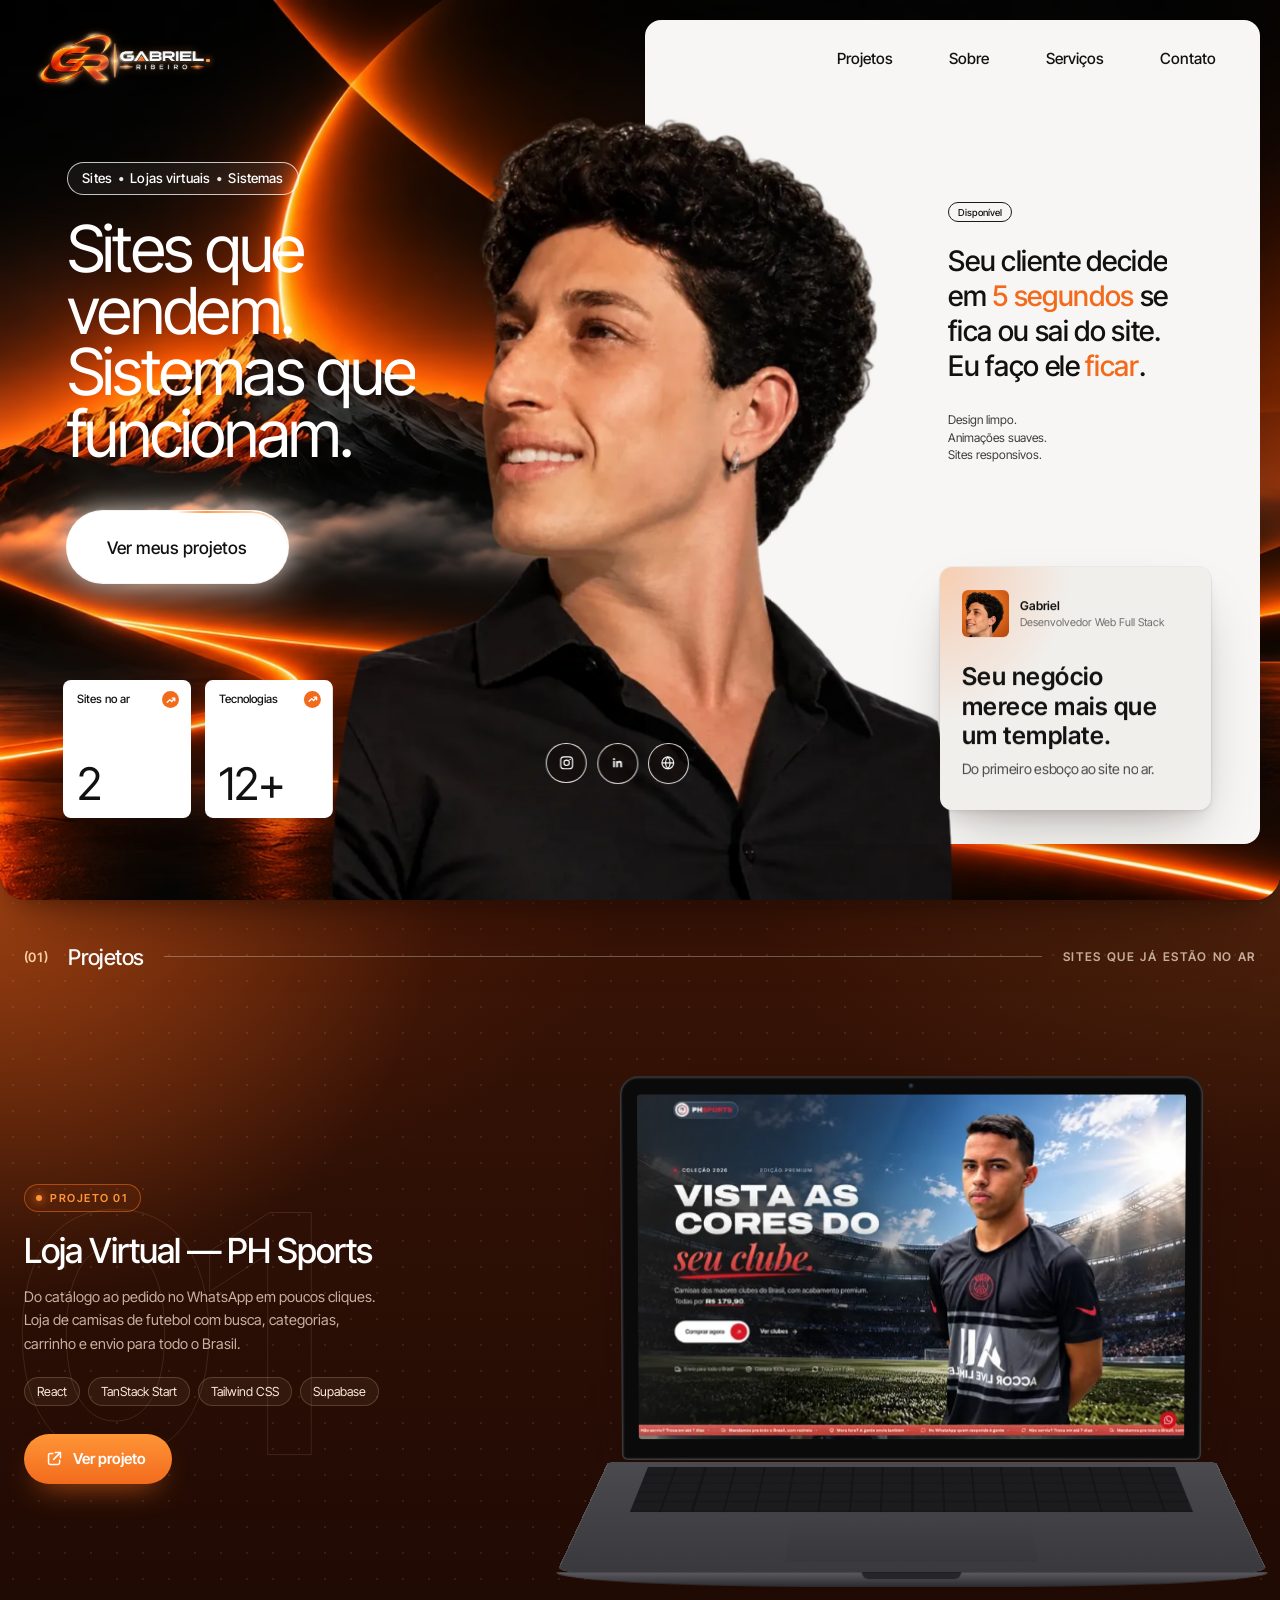
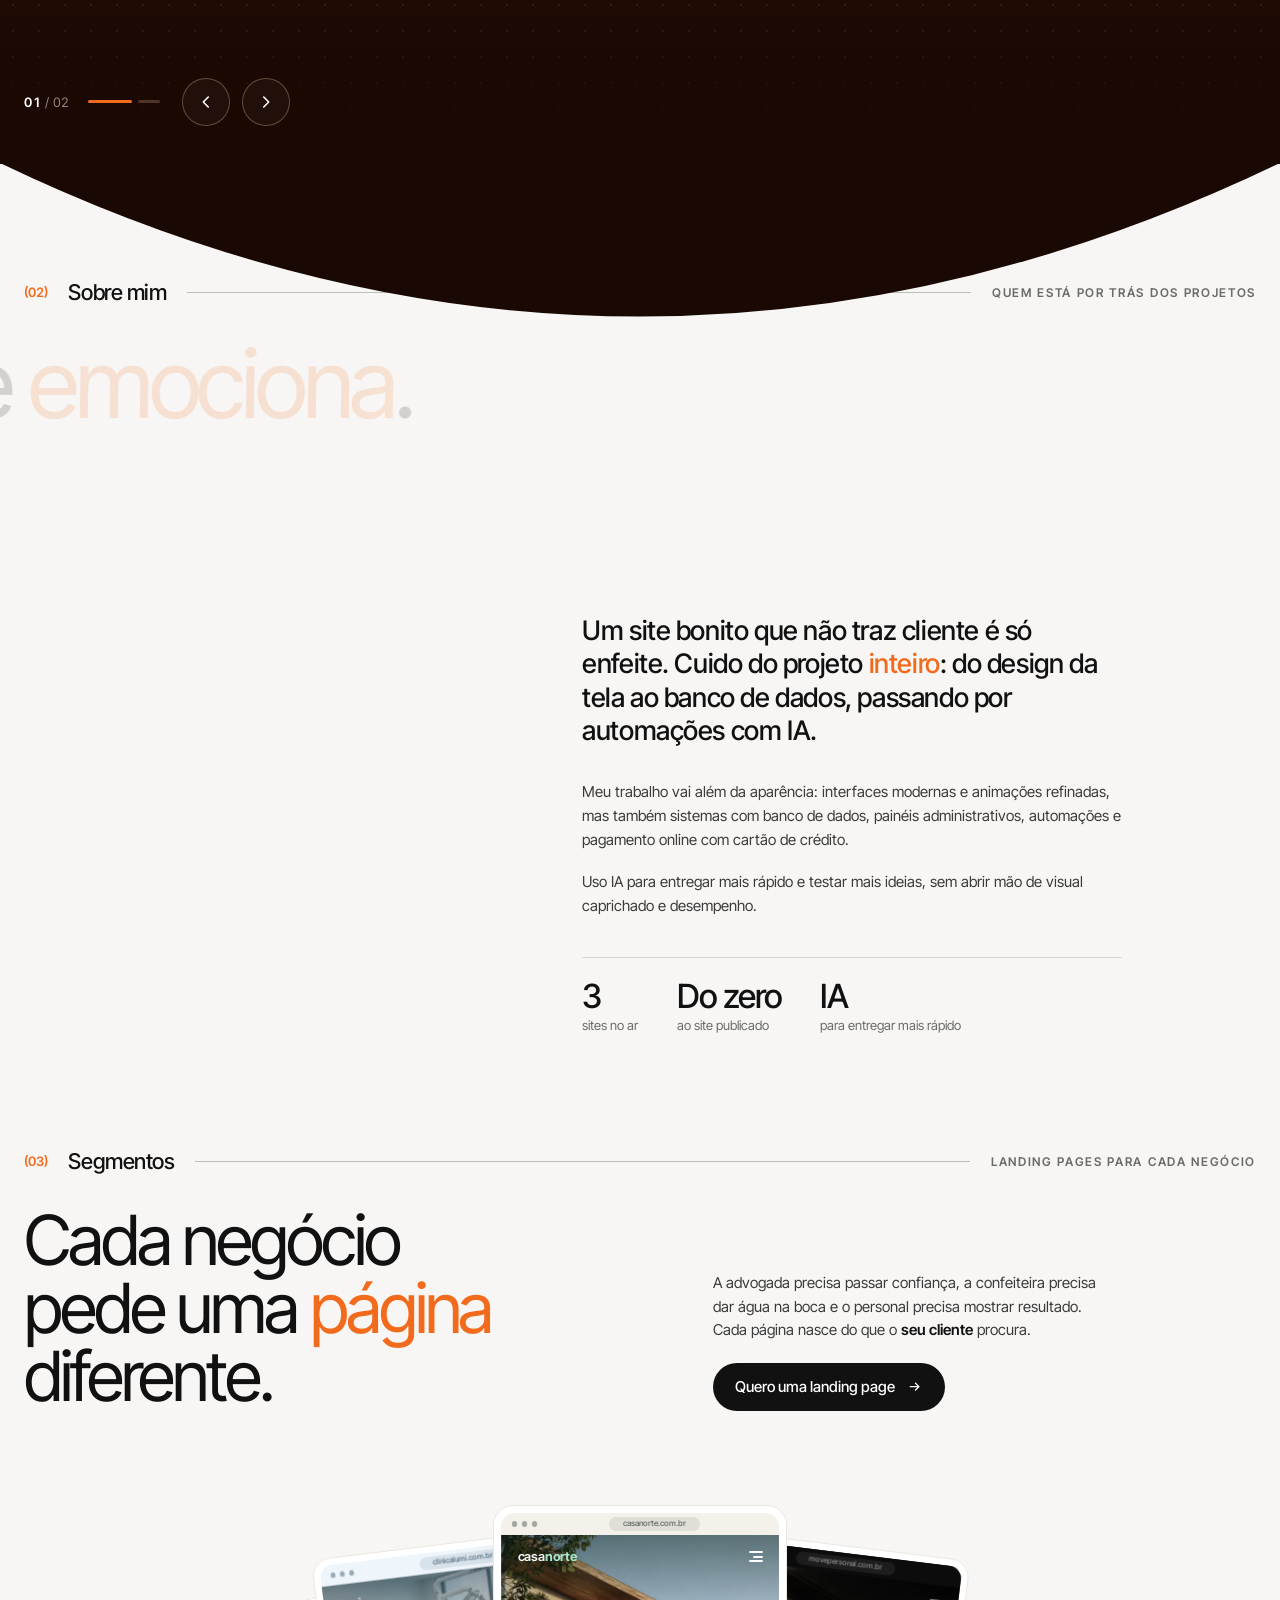
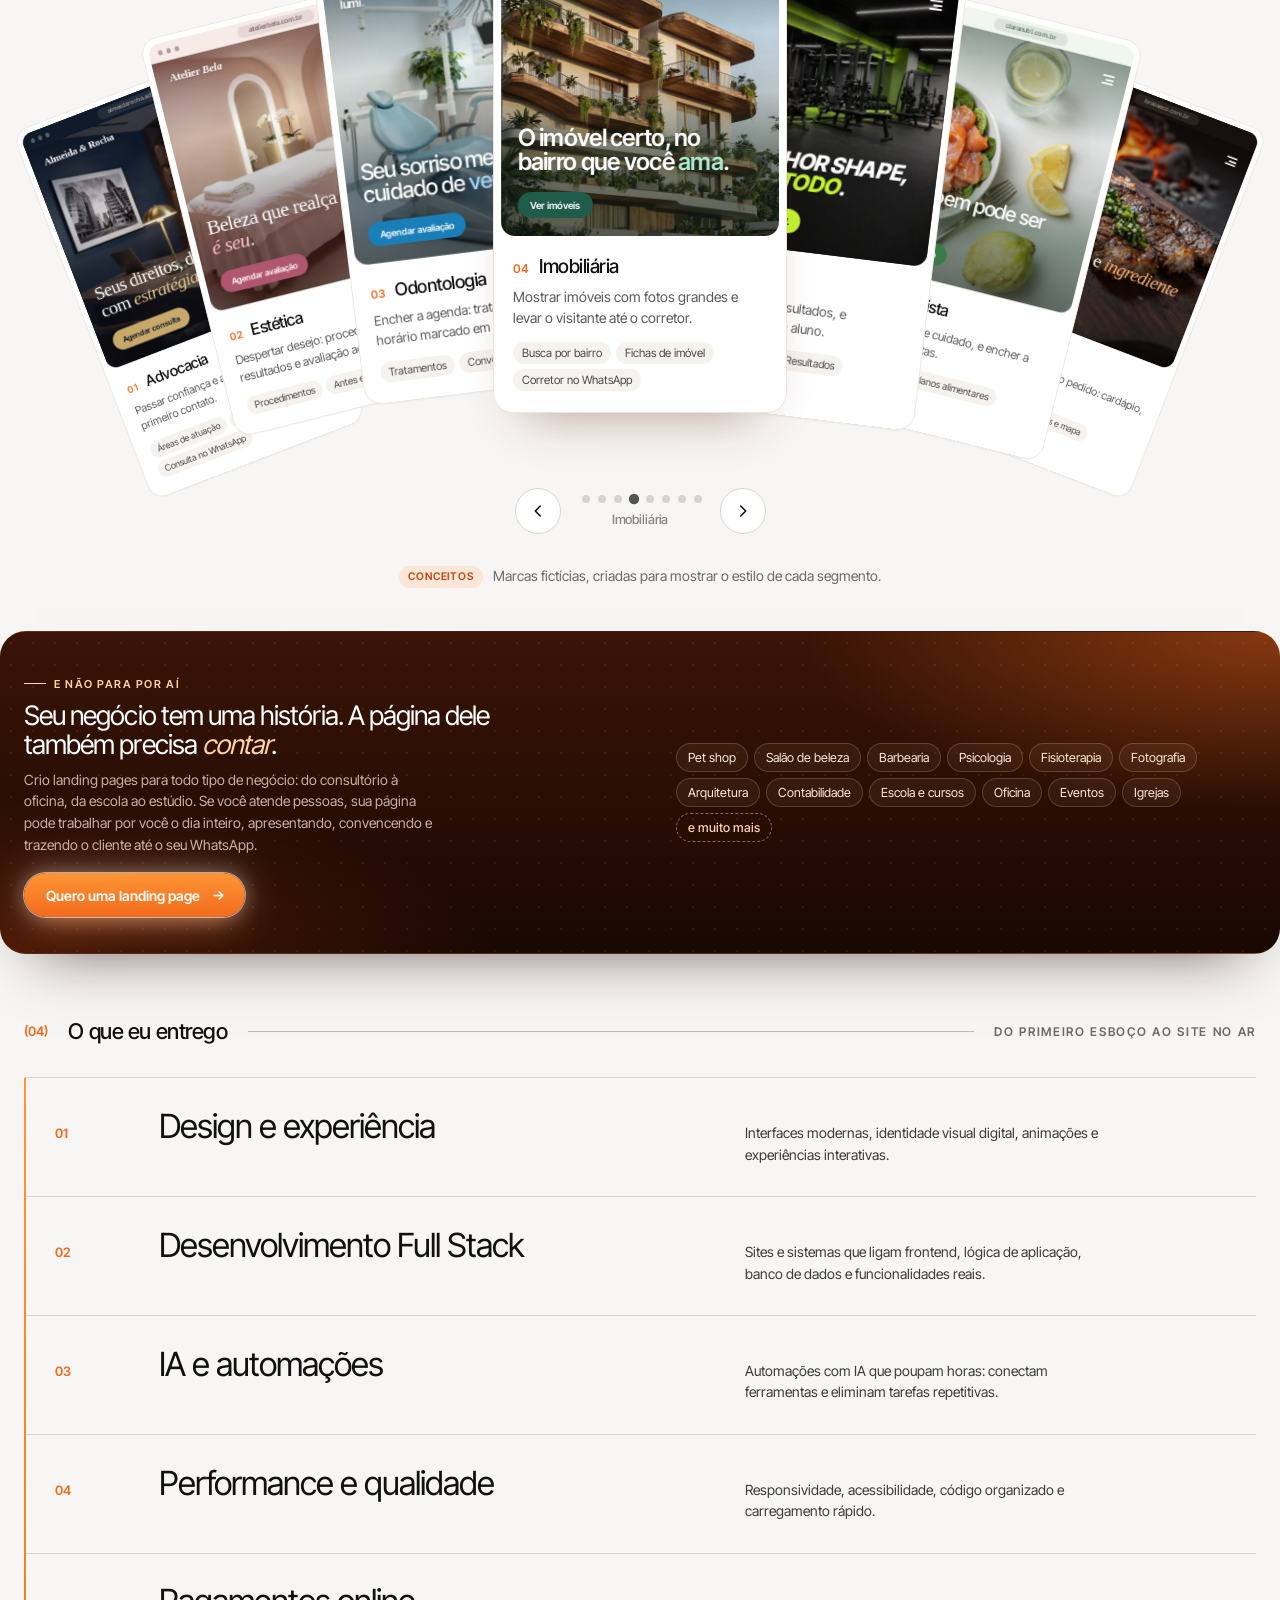
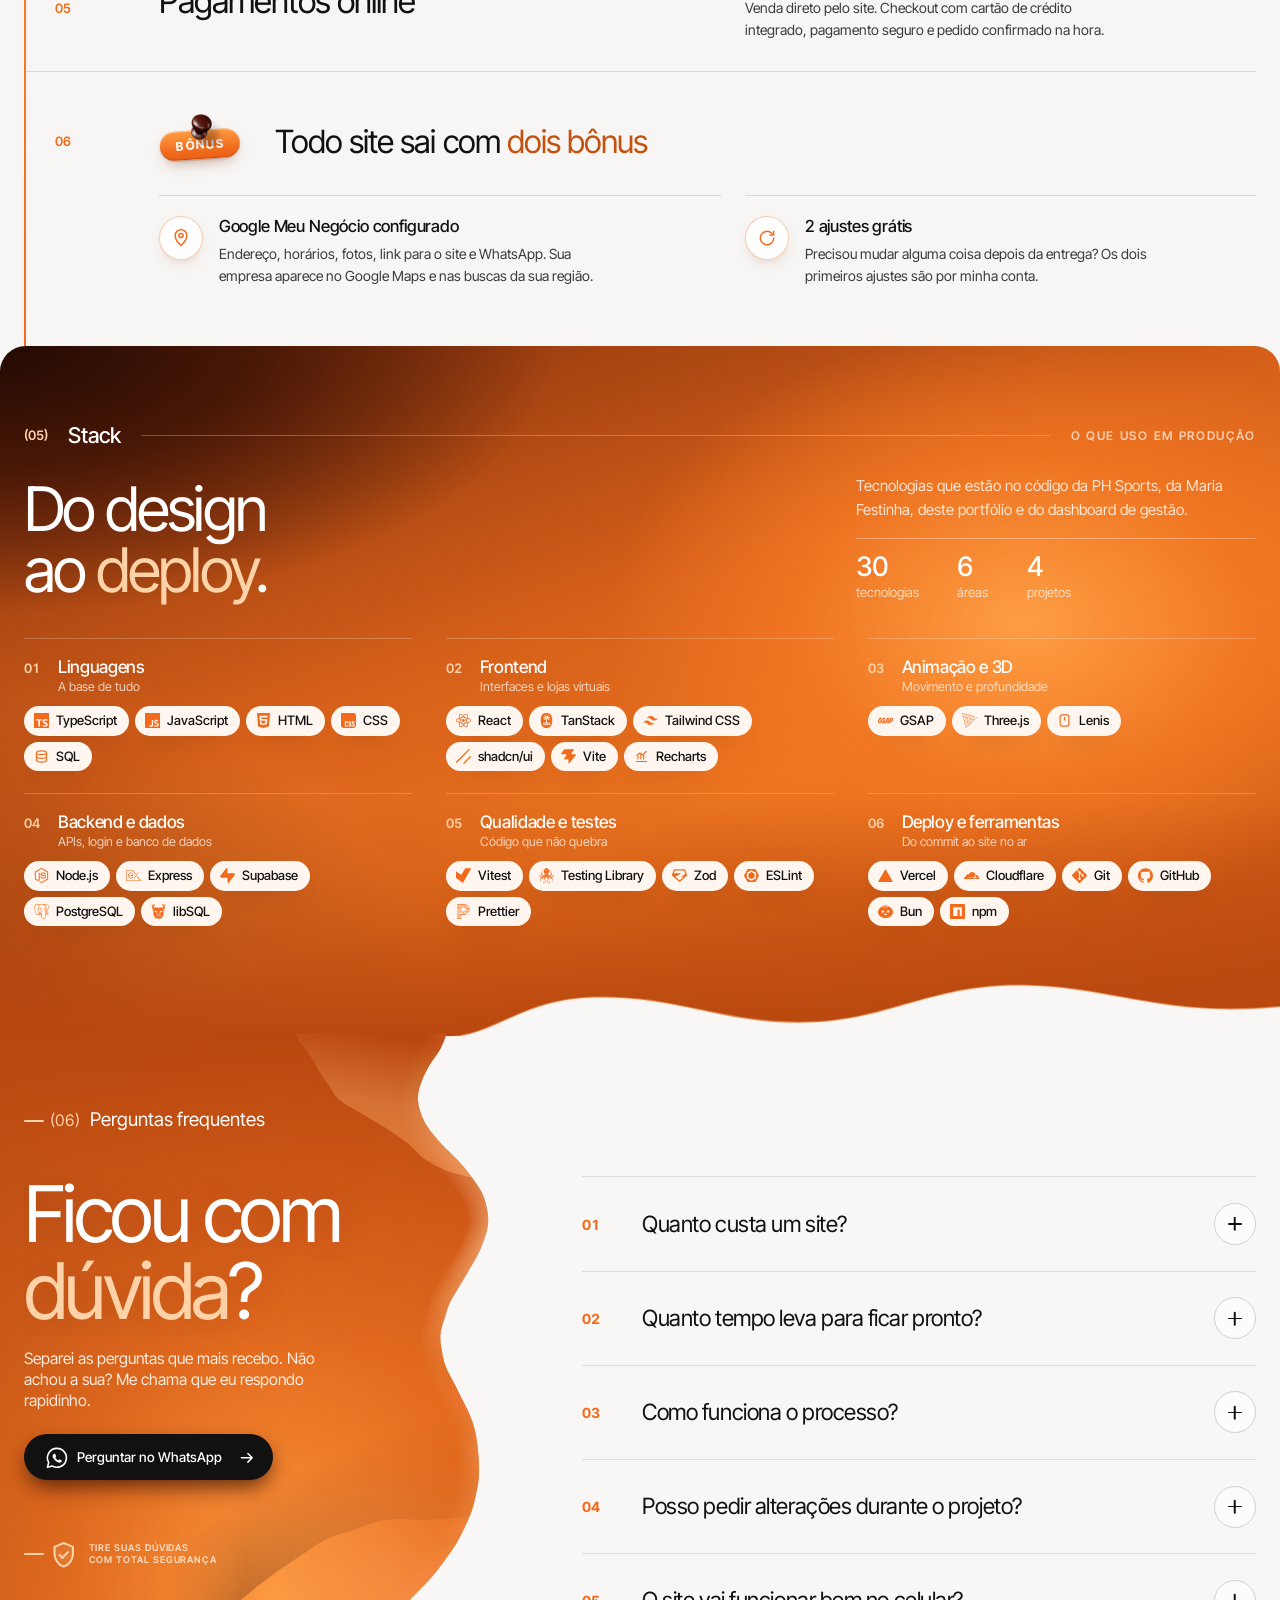
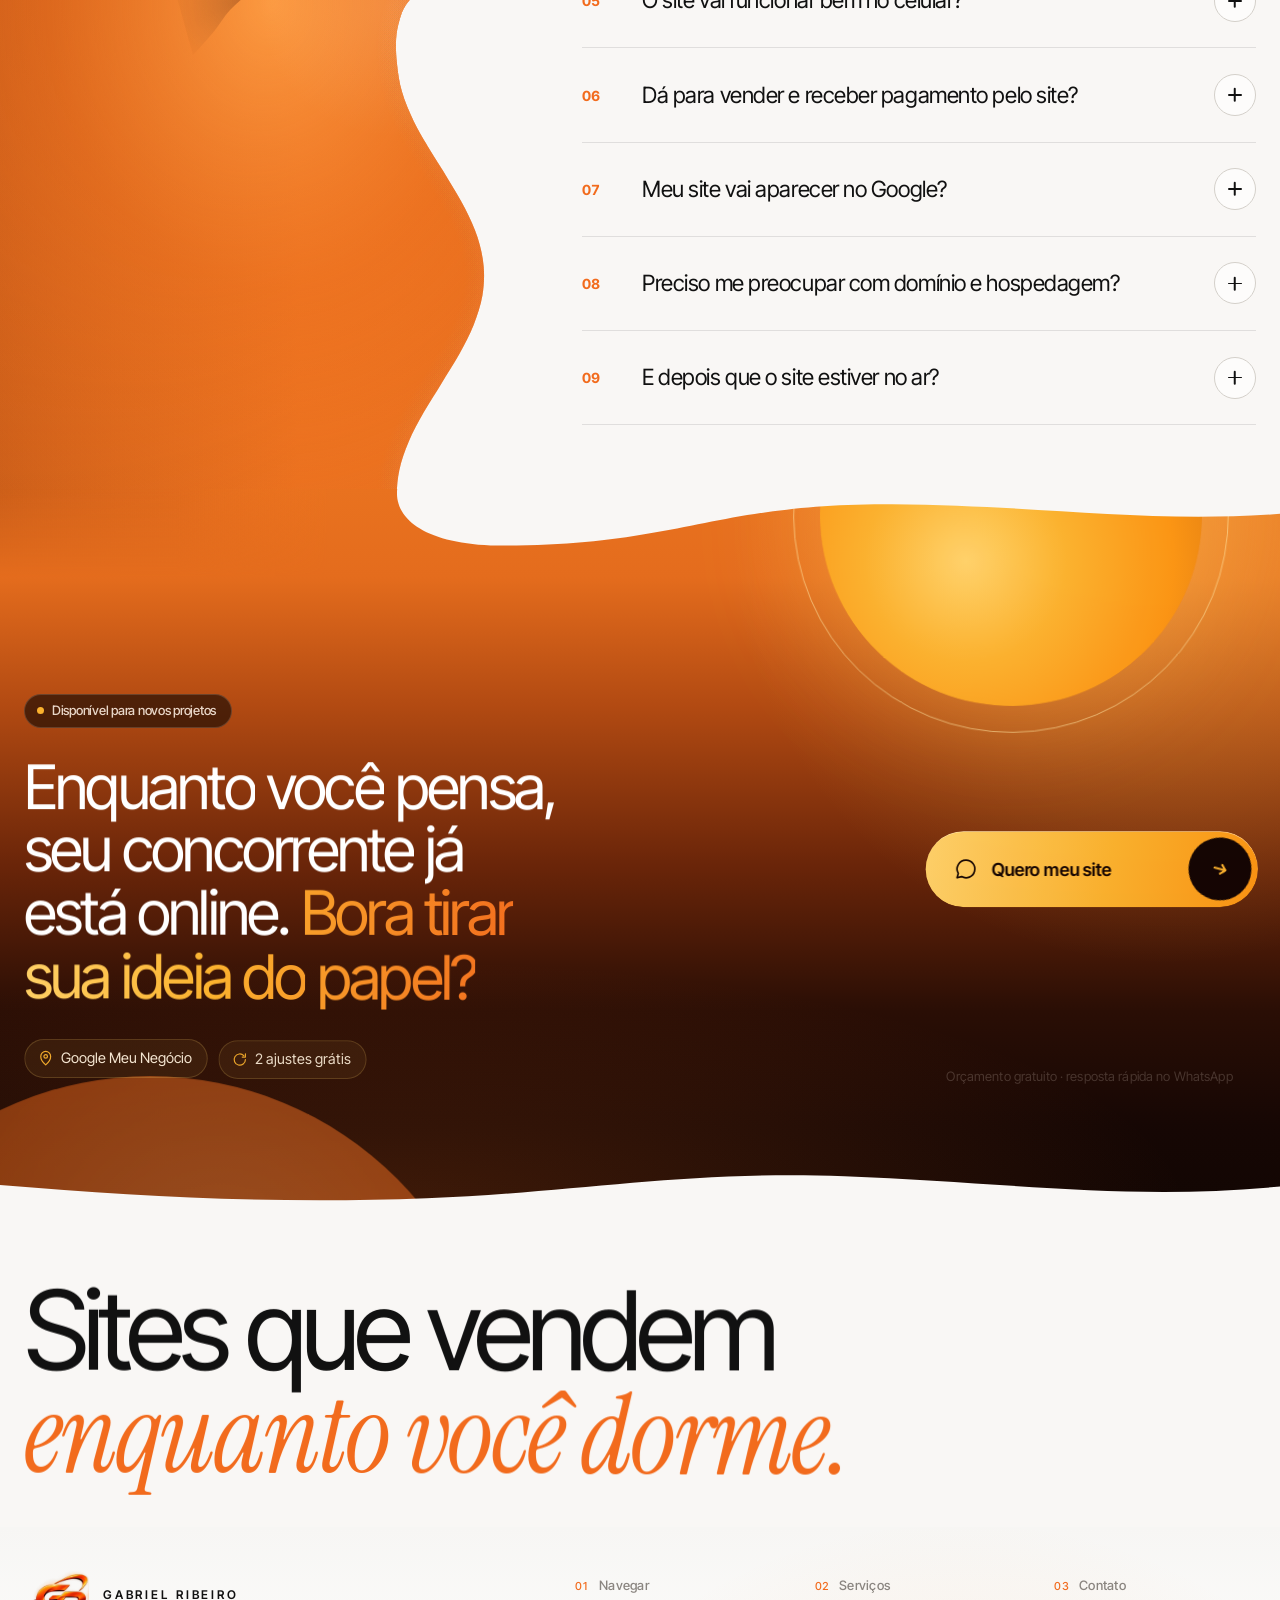
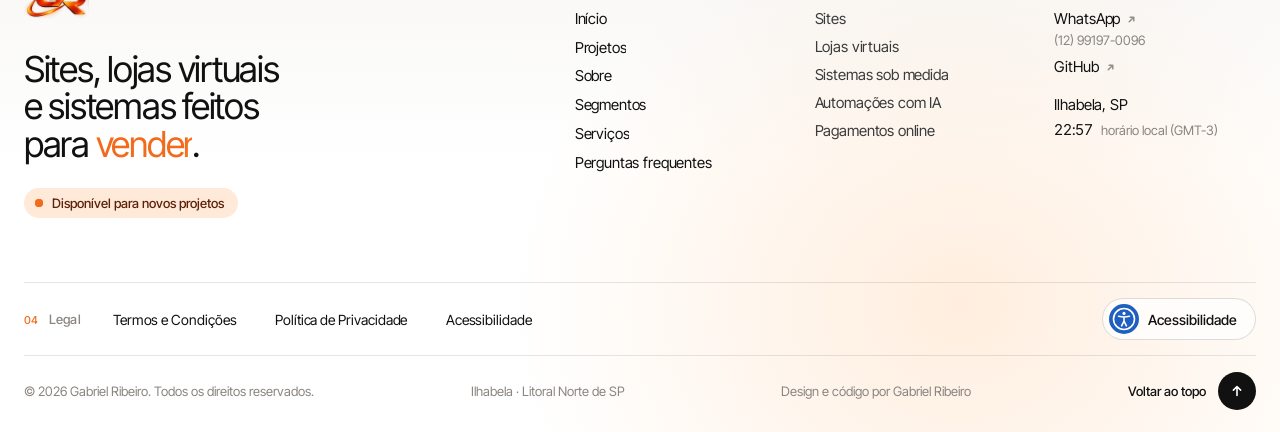
<file: index.html>
<!doctype html>
<html lang="pt-BR" prefix="og: https://ogp.me/ns#">
<head>
  <meta charset="utf-8">
  <meta name="viewport" content="width=device-width, initial-scale=1">
  <!-- site só com tema próprio: o modo escuro automático do Samsung Internet e do Chrome do Android não troca as cores -->
  <meta name="color-scheme" content="only light">
  <meta name="theme-color" content="#c4520f">
  <!-- endereço oficial desta página (o Google junta aqui as outras formas do link) -->
  <link rel="canonical" href="https://gabrielribeiroweb.com.br/">
  <title>Criação de sites profissionais • Gabriel Ribeiro, Ilhabela</title>
  <meta name="description" content="Criação de sites profissionais, landing pages e lojas virtuais para empresas, advogados e imobiliárias. Ilhabela e Litoral Norte de SP. Peça seu orçamento.">
  <!-- prévia do link no WhatsApp, Instagram, LinkedIn, Facebook e X (imagem 1200×630) -->
  <meta property="og:type" content="website">
  <meta property="og:locale" content="pt_BR">
  <meta property="og:site_name" content="Gabriel Ribeiro">
  <meta property="og:url" content="https://gabrielribeiroweb.com.br/">
  <meta property="og:title" content="Criação de sites profissionais • Gabriel Ribeiro, Ilhabela">
  <meta property="og:description" content="Seu site pode estar perdendo clientes. Crio sites, lojas virtuais e sistemas rápidos, bonitos e feitos para vender. Peça seu orçamento.">
  <meta property="og:image" content="https://gabrielribeiroweb.com.br/img/og-gabriel-ribeiro-v2.jpg">
  <meta property="og:image:secure_url" content="https://gabrielribeiroweb.com.br/img/og-gabriel-ribeiro-v2.jpg">
  <meta property="og:image:type" content="image/jpeg">
  <meta property="og:image:width" content="1200">
  <meta property="og:image:height" content="630">
  <meta property="og:image:alt" content="Gabriel Ribeiro, desenvolvedor web: Sites que vendem. Sistemas que funcionam.">
  <!-- o WhatsApp também lê a imagem por aqui (schema.org) -->
  <link itemprop="image" href="https://gabrielribeiroweb.com.br/img/og-gabriel-ribeiro-v2.jpg">
  <link itemprop="thumbnailUrl" href="https://gabrielribeiroweb.com.br/img/og-gabriel-ribeiro-v2.jpg">
  <meta name="twitter:card" content="summary_large_image">
  <meta name="twitter:title" content="Criação de sites profissionais • Gabriel Ribeiro, Ilhabela">
  <meta name="twitter:description" content="Crio sites, lojas virtuais e sistemas rápidos, bonitos e feitos para vender.">
  <meta name="twitter:image" content="https://gabrielribeiroweb.com.br/img/og-gabriel-ribeiro-v2.jpg">
  <meta name="twitter:image:alt" content="Gabriel Ribeiro, desenvolvedor web: Sites que vendem. Sistemas que funcionam.">
  <!-- ícone da aba: a marca GR + cursor (SVG nos navegadores atuais, PNG nos antigos, 180 px no iPhone) -->
  <link rel="icon" href="img/favicon-32.png" sizes="32x32" type="image/png">
  <link rel="icon" href="img/favicon.svg" type="image/svg+xml">
  <link rel="apple-touch-icon" href="img/apple-touch-icon.png">
  <link rel="preload" as="font" type="font/woff2" href="fonts/inter-tight-latin.woff2" crossorigin>
  <!-- foto da hero (recorte com a luz pintada); o ?v= troca quando a foto muda, para o cache de 7 dias não segurar a antiga -->
  <link rel="preload" as="image" href="img/gabriel-hero.webp?v=12" imagesrcset="img/gabriel-hero-800.webp?v=12 800w, img/gabriel-hero.webp?v=12 1024w" imagesizes="(max-aspect-ratio: 4/5) min(100vw, 50vh), 80vh" fetchpriority="high">
  <!-- fundo da hero baixa junto com a página (antes só depois do CSS: a tela ficava laranja chapada por um instante) -->
  <link rel="preload" as="image" href="img/hero-fundo.avif?v=4" type="image/avif" media="(min-aspect-ratio: 4/5)" fetchpriority="high">
  <link rel="preload" as="image" href="img/hero-fundo-mobile.avif?v=1" type="image/avif" media="(max-aspect-ratio: 4/5)" fetchpriority="high">
  <!-- primeiro de tudo: recarregar volta ao topo e o modo leve para aparelhos fracos -->
  <!-- cópia embutida de js/desempenho.js (as outras páginas usam o arquivo): embutida para não bloquear a primeira
       pintura com mais um download. Mudou o js/desempenho.js? Copie aqui e gere a assinatura de novo no vercel.json. -->
  <script>
(() => {
  const html = document.documentElement;
  // Segmentos em galeria (js/segmentos.js): o layout dela vale desde a primeira pintura, senão a seção mudava de altura
  // quando o script rodasse e a página "pulava" (em celular fraco, ~1,7 s depois de abrir)
  try { if (!matchMedia('(prefers-reduced-motion: reduce)').matches) html.classList.add('nc-gal-on'); } catch (e) { /* sem matchMedia */ }

  // ---------- 1) recarregar → topo ----------
  let reload = false;
  try {
    const nav = performance.getEntriesByType('navigation')[0];
    reload = nav ? nav.type === 'reload' : performance.navigation && performance.navigation.type === 1;
  } catch (e) { /* navegador antigo: segue o padrão */ }
  if (reload) {
    if ('scrollRestoration' in history) history.scrollRestoration = 'manual';
    if (location.hash) history.replaceState(history.state, '', location.pathname + location.search);
    const top = () => { if (scrollY || document.documentElement.scrollTop) window.scrollTo(0, 0); };
    top();
    document.addEventListener('DOMContentLoaded', top);
    addEventListener('load', () => { top(); requestAnimationFrame(top); setTimeout(top, 60); });
  }
  window.grReload = reload;

  // ---------- 2) modo leve ----------
  // A decisão sai antes da primeira pintura: a hero já abre no modo certo e nada desliga no meio da entrada.
  let force = null;
  try { force = new URLSearchParams(location.search).get('leve'); } catch (e) { /* sem URLSearchParams */ }
  const ss = (k, v) => { try { if (v === undefined) return sessionStorage.getItem(k); sessionStorage.setItem(k, v); } catch (e) { return null; } };
  if (force === '0') { ss('gr-leve', '0'); return; }

  const on = (why) => {
    if (html.classList.contains('leve')) return;
    html.classList.add('leve');
    html.dataset.leve = why;
    if (force !== '1') ss('gr-leve', '1');
    document.dispatchEvent(new CustomEvent('gr:leve', { detail: why }));
  };
  window.grLeve = on;

  // Perfil do aparelho: placa de vídeo + processador + memória. É do aparelho, não da visita, então fica
  // guardado (localStorage, 30 dias) e as próximas visitas nem medem de novo.
  const KEY = 'gr-perfil-v3';
  const profile = () => {
    try { const p = JSON.parse(localStorage.getItem(KEY)); if (p && Date.now() - p.t < 2592e6) return p; } catch (e) { /* sem storage */ }
    const p = { t: Date.now(), gpu: '', cpu: 0, why: '' };

    // placa de vídeo: sem WebGL, ou WebGL só por software (o navegador avisa com failIfMajorPerformanceCaveat),
    // ou uma placa conhecida por ser fraca
    try {
      const cv = document.createElement('canvas');
      const gl = cv.getContext('webgl', { failIfMajorPerformanceCaveat: true });
      if (!gl) p.why = 'gpu';
      else {
        const ext = gl.getExtension('WEBGL_debug_renderer_info');
        p.gpu = String(gl.getParameter(ext ? ext.UNMASKED_RENDERER_WEBGL : gl.RENDERER) || '');
        if (/swiftshader|llvmpipe|softpipe|software|basic render|gdi generic|mali-[2-4]\d\d|mali-t[0-8]\d\d|mali-g[35]1\b|adreno\D*([1-4]\d\d|50\d)\b|powervr sgx|ge8\d{3}|videocore|\bgma\b|hd graphics( family)?\b(?! \d)|hd graphics [2-4]\d{3}\b/i.test(p.gpu)) p.why = 'gpu';
        const lose = gl.getExtension('WEBGL_lose_context');
        if (lose) lose.loseContext();
      }
    } catch (e) { p.why = 'gpu'; }

    // processador: quanta conta cabe em 3 ms, 4 vezes, valendo a melhor (uma interrupção só piora o número).
    // ~12 ms no total, antes de existir algo na tela. Computador comum ≈ 1500+, celular fraco < 350.
    const bench = () => {
      const a = new Float64Array(256);
      let x = 0, best = 0;
      for (let w = 0; w < 4; w++) {
        let n = 0;
        const end = performance.now() + 3;
        do { for (let i = 0; i < 200; i++) a[i & 255] = x = (x + Math.sqrt(n + i) * 1.0001) % 1e6; n += 200; }
        while (performance.now() < end && n < 4e5);   // teto: relógio impreciso (Firefox protegido) não trava
        if (n > best) best = n;
      }
      return Math.round(best / 100) + (a[7] < 0 ? 1 : 0);
    };
    p.cpu = bench();
    if (p.cpu < 350) p.cpu = Math.max(p.cpu, bench());   // confirma antes de concluir que é fraco

    const apple = /apple/i.test(p.gpu);   // Safari esconde memória e núcleos: ali vale só a medida
    const cores = navigator.hardwareConcurrency || 8, mem = navigator.deviceMemory || 8;
    if (!p.why && p.cpu < 350) p.why = 'cpu';
    if (!p.why && !apple && (cores <= 2 || mem <= 2)) p.why = 'aparelho';
    // degrau do meio (PC "mais ou menos"): placa de vídeo da própria CPU (Intel/AMD integrada, a de quase todo
    // notebook comum), processador abaixo do comum ou até 4 núcleos / 4 GB. Ali ficam o mouse e as entradas, mas
    // sai o que repinta muito a cada quadro da rolagem (ver js/main.js, "cheap")
    if (!p.why) {
      if (/intel(?!.*\barc\b)|radeon\(tm\)( r\d)? graphics|radeon vega|vega \d|\bmali|adreno|powervr/i.test(p.gpu)) p.medio = 'gpu';
      else if (p.cpu < 900) p.medio = 'cpu';
      else if (!apple && (cores <= 4 || mem <= 4)) p.medio = 'aparelho';
    }
    try { localStorage.setItem(KEY, JSON.stringify(p)); } catch (e) { /* sem storage */ }
    return p;
  };

  // degrau do meio: classe "medio" no <html> (só computador; tela de toque já é barata em js/main.js).
  // ?medio=1 força. Também liga no meio do uso pela rede de segurança abaixo (aviso 'gr:medio')
  const mid = (why) => {
    if (html.classList.contains('medio') || html.classList.contains('leve')) return;
    html.classList.add('medio');
    html.dataset.medio = why;
    ss('gr-medio', '1');
    document.dispatchEvent(new CustomEvent('gr:medio', { detail: why }));
  };
  let medioForce = null;
  try { medioForce = new URLSearchParams(location.search).get('medio'); } catch (e) { /* sem URLSearchParams */ }

  const c = navigator.connection || {};
  if (force === '1') on('forçado');
  else if (ss('gr-leve') === '1') on('sessão');
  else if (c.saveData || /(^|-)2g$/.test(c.effectiveType || '')) on('dados');
  else {
    const p = profile();
    window.grPerfil = p;   // para conferir no console
    if (p.why) on(p.why);
    else if (medioForce !== '0' && (medioForce === '1' || p.medio || ss('gr-medio') === '1')) mid(medioForce === '1' ? 'forçado' : p.medio || 'sessão');
  }
  if (html.classList.contains('leve') || ss('gr-leve') === '0') return;

  // ---------- rede de segurança: só para lentidão de verdade ----------
  // Um engasgo isolado (o three.js do crachá chegando, um vídeo começando) não conta. Mede em janelas de
  // 2 s (com a aba à vista, nos primeiros segundos depois da entrada e enquanto a pessoa rola) e só liga
  // se duas janelas seguidas tiverem a mediana abaixo de ~25 quadros por segundo. 30 fps fixos (modo
  // economia de bateria do iPhone) não contam como lento.
  let frames = [], spent = 0, bad = 0, so = 0, last = 0, raf = 0, until = 0;
  const tick = (t) => {
    raf = 0;
    const dt = last ? t - last : 0;
    last = t;
    if (dt > 0 && dt < 250 && document.visibilityState === 'visible') { frames.push(dt); spent += dt; }
    if (spent >= 2000) {
      frames.sort((a, b) => a - b);
      const med = frames[frames.length >> 1];
      bad = med > 40 ? bad + 1 : 0;
      // abaixo de ~45 quadros por segundo (mas não tão lento): passa para o degrau do meio
      so = med > 22 ? so + 1 : 0;
      if (so >= 2 && medioForce !== '0') mid('fps');
      frames = []; spent = 0;
      if (bad >= 2) { on('fps'); removeEventListener('scroll', onScroll); return; }
    }
    if (performance.now() < until) raf = requestAnimationFrame(tick);
    else last = 0;
  };
  const watch = (ms) => { until = Math.max(until, performance.now() + ms); if (!raf) raf = requestAnimationFrame(tick); };
  const onScroll = () => watch(300);
  addEventListener('load', () => setTimeout(() => watch(4200), 2600), { once: true });   // depois da entrada da hero
  addEventListener('scroll', onScroll, { passive: true });
})();
  </script>
  <link rel="stylesheet" href="css/style.css">
  <!-- ATENÇÃO: o vercel.json libera só este script embutido pela assinatura (sha256 no Content-Security-Policy).
       Mudou uma vírgula aqui dentro? Gere a assinatura de novo, senão o navegador bloqueia o script. -->
  <script>
    // esconde a foto até o GSAP preparar a entrada (o js/main.js tira a classe)
    if (!matchMedia('(prefers-reduced-motion: reduce)').matches) document.documentElement.classList.add('gsap-loading');
  </script>
  <script src="js/vendor/lenis.min.js" defer></script>
  <script src="js/vendor/gsap.min.js" defer></script>
  <script src="js/vendor/ScrollTrigger.min.js" defer></script>
  <script src="js/segmentos.js" defer></script>
  <script src="js/main.js" defer></script>
  <script type="module" src="js/cracha.js"></script>
  <!-- ficha para o Google (não aparece na tela): o nome do site no resultado da busca (WebSite) e quem é o Gabriel
       (Person). Mesmos dados do rodapé. JSON-LD não roda como script, então a CSP não bloqueia -->
  <script type="application/ld+json">
  [
    { "@context": "https://schema.org", "@type": "WebSite", "name": "Gabriel Ribeiro",
      "alternateName": ["Gabriel Ribeiro Web", "gabrielribeiroweb"], "url": "https://gabrielribeiroweb.com.br/", "inLanguage": "pt-BR" },
    { "@context": "https://schema.org", "@type": "Person", "name": "Gabriel Ribeiro",
      "jobTitle": "Desenvolvedor Web Full Stack",
      "description": "Criação de sites profissionais, landing pages e lojas virtuais rápidos, bonitos e feitos para vender, em Ilhabela e no Litoral Norte de SP.",
      "url": "https://gabrielribeiroweb.com.br/",
      "image": "https://gabrielribeiroweb.com.br/img/og-gabriel-ribeiro-v2.jpg",
      "telephone": "+55-12-99197-0096",
      "address": { "@type": "PostalAddress", "addressLocality": "Ilhabela", "addressRegion": "SP", "addressCountry": "BR" },
      "knowsAbout": ["Criação de sites", "Landing pages", "Lojas virtuais", "Desenvolvimento web"],
      "sameAs": ["https://github.com/GabrielRibeiro10"] }
  ]
  </script>
</head>
<body>

<main class="hero">
  <!-- Lado laranja: fundo em gradiente com o brilho que flutua, logo, textos e números -->
  <div class="hero-bg" aria-hidden="true"></div>
  <!-- design da referência atrás da foto (cores e formas medidas na imagem de referência): luzes quentes atrás da
       pessoa (em volta da cabeça, no pescoço/ombro e um dourado embaixo à esquerda), um círculo grande cor de ferrugem
       no alto e um disco dourado atrás do ombro, os dois recortados por uma oval inclinada em volta da cabeça (que
       mostra as luzes). Coordenadas em pixels da foto (1024×1536): o desenho tem a mesma caixa da .person e anda junto
       com ela (js/main.js); no PC fica atrás do painel claro. -->
  <svg class="hero-art" viewBox="0 0 1024 1536" aria-hidden="true" focusable="false">
    <defs>
      <radialGradient id="ha-l-sun"><stop offset="0" stop-color="#ff960a" stop-opacity=".7"/><stop offset=".55" stop-color="#ff8205" stop-opacity=".32"/><stop offset="1" stop-color="#ff7800" stop-opacity="0"/></radialGradient>
      <radialGradient id="ha-l-wide"><stop offset="0" stop-color="#ff7006" stop-opacity=".62"/><stop offset=".55" stop-color="#fa6404" stop-opacity=".28"/><stop offset="1" stop-color="#f05a00" stop-opacity="0"/></radialGradient>
      <radialGradient id="ha-l-head"><stop offset="0" stop-color="#ec5c04" stop-opacity=".7"/><stop offset=".55" stop-color="#e65803" stop-opacity=".32"/><stop offset="1" stop-color="#e15502" stop-opacity="0"/></radialGradient>
      <radialGradient id="ha-l-core"><stop offset="0" stop-color="#ff9614" stop-opacity=".8"/><stop offset=".55" stop-color="#ff8c0a" stop-opacity=".35"/><stop offset="1" stop-color="#ff8200" stop-opacity="0"/></radialGradient>
      <linearGradient id="ha-top" gradientUnits="userSpaceOnUse" x1="150" y1="0" x2="700" y2="0">
        <stop offset="0" stop-color="#9e2f01"/><stop offset="1" stop-color="#882501"/>
      </linearGradient>
      <radialGradient id="ha-sun" gradientUnits="userSpaceOnUse" cx="330" cy="880" r="300">
        <stop offset="0" stop-color="#fdab0e"/><stop offset=".55" stop-color="#fb9606"/><stop offset="1" stop-color="#f38202"/>
      </radialGradient>
      <mask id="ha-oval" maskUnits="userSpaceOnUse" x="-600" y="-900" width="2400" height="3100">
        <rect x="-600" y="-900" width="2400" height="3100" fill="#fff"/>
        <ellipse cx="445" cy="550" rx="254.2" ry="373.3" transform="rotate(-20.1 445 550)" fill="#000"/>
      </mask>
    </defs>
    <ellipse cx="183.7" cy="1039.3" rx="510.7" ry="418.3" fill="url(#ha-l-sun)"/>
    <ellipse cx="293.1" cy="751.7" rx="656.7" ry="810.5" fill="url(#ha-l-wide)"/>
    <ellipse cx="366.1" cy="333.3" rx="255.4" ry="313.7" fill="url(#ha-l-head)"/>
    <ellipse cx="274.9" cy="712.4" rx="273.6" ry="392.2" fill="url(#ha-l-core)"/>
    <g mask="url(#ha-oval)">
      <circle cx="700.5" cy="-98.3" r="658.7" fill="url(#ha-top)"/>
      <circle cx="269.2" cy="955.3" r="242.2" fill="url(#ha-sun)"/>
    </g>
  </svg>

  <!-- abertura da marca: fundo abstrato em camadas (vermelho, laranja e amarelo, formas curvas que se movem devagar)
       por cima da hero; no fim ele se abre do centro e se afasta (js/main.js). Fica escondido sem a abertura. -->
  <div class="gr-open" aria-hidden="true">
    <i class="gr-open__l gr-open__l1"></i>
    <i class="gr-open__l gr-open__l2"></i>
    <i class="gr-open__l gr-open__l3"></i>
  </div>

  <!-- marca: logo GR + Gabriel Ribeiro (img/logo-gabriel-ribeiro.webp, fundo transparente) em três recortes da mesma
       imagem (GR, fio e nome; o hover redesenha o GR); o brilho que corre, o reflexo único da abertura e o cursor -->
  <a class="logo" href="#" aria-label="Gabriel Ribeiro, início">
    <img class="logo-mark lg-gr" src="img/logo-gabriel-ribeiro-540.webp" crossorigin="anonymous" alt="" width="900" height="299" decoding="async" fetchpriority="high">
    <img class="logo-mark lg-bar" src="img/logo-gabriel-ribeiro-540.webp" crossorigin="anonymous" alt="" width="900" height="299" decoding="async">
    <img class="logo-mark lg-name" src="img/logo-gabriel-ribeiro-540.webp" crossorigin="anonymous" alt="" width="900" height="299" decoding="async">
    <span class="logo-shine" aria-hidden="true"><i></i></span>
    <span class="lg-flash" aria-hidden="true"><i></i></span>
    <span class="lg-cursor" aria-hidden="true"></span>
  </a>

  <section class="intro">
    <p class="tag">Sites <span>•</span> Lojas virtuais <span>•</span> Sistemas</p>
    <h1>Sites que<br>vendem.<br>Sistemas que<br>funcionam.</h1>
    <a class="btn-work" href="#projetos"><span class="bw-ring" aria-hidden="true"><i></i></span>Ver meus projetos</a>

    <div class="stats">
      <div class="stat">
        <p>Sites no ar</p>
        <span class="stat-ico" aria-hidden="true"><svg viewBox="0 0 16 16"><path d="M3 11l3.5-3.5 2.5 2.5L13 5.5M9.5 5.5H13V9"/></svg></span>
        <strong data-count="3" data-suffix="">3</strong>
      </div>
      <div class="stat">
        <p>Tecnologias</p>
        <span class="stat-ico" aria-hidden="true"><svg viewBox="0 0 16 16"><path d="M3 11l3.5-3.5 2.5 2.5L13 5.5M9.5 5.5H13V9"/></svg></span>
        <strong data-count="15" data-suffix="+">15+</strong>
      </div>
    </div>
  </section>

  <!-- Painel claro da direita -->
  <section class="panel">
    <nav class="nav" aria-label="Menu principal">
      <a href="#projetos">Projetos</a>
      <a href="#sobre">Sobre</a>
      <a href="#servicos">Serviços</a>
      <a href="https://wa.me/5512991970096?text=Ol%C3%A1%2C%20Gabriel%21%20Vi%20seu%20portf%C3%B3lio%20e%20gostaria%20de%20pedir%20um%20or%C3%A7amento%20para%20um%20site." target="_blank" rel="noopener">Contato</a>
    </nav>

    <div class="pitch">
      <span class="badge">Disponível</span>
      <p class="pitch-text">Seu cliente decide<br>em <em>5&nbsp;segundos</em> se<br>fica ou sai do site.<br>Eu faço ele <em>ficar</em>.</p>
      <p class="pitch-small">Design limpo.<br>Animações suaves.<br>Sites responsivos.</p>
    </div>

    <figure class="quote-card">
      <div class="quote-head">
        <img src="img/gabriel-avatar.webp?v=2" alt="Foto de Gabriel Ribeiro" width="44" height="44">
        <div>
          <strong>Gabriel</strong>
          <span>Desenvolvedor Web Full Stack</span>
        </div>
      </div>
      <blockquote><strong class="quote-title">Seu negócio merece mais que um template.</strong><span class="quote-text">Do primeiro esboço ao site no ar.</span></blockquote>
    </figure>
  </section>

  <!-- Foto recortada: fica na frente do painel, como na referência -->
  <div class="person">
    <img src="img/gabriel-hero.webp?v=12" srcset="img/gabriel-hero-800.webp?v=12 800w, img/gabriel-hero.webp?v=12 1024w" sizes="(max-aspect-ratio: 4/5) min(100vw, 50vh), 80vh" alt="Gabriel Ribeiro, sorrindo e olhando para cima" width="1024" height="1536" fetchpriority="high">
    <!-- luz de contorno: a luz quente do fundo "abraçando" a borda do cabelo, do rosto e dos ombros, por dentro do
         recorte (img/gabriel-luz.webp, gerada a partir do recorte e das cores do fundo atrás de cada ponto) -->
    <span class="person-rim" aria-hidden="true"></span>
  </div>

  <nav class="socials" aria-label="Redes sociais">
    <a href="#" aria-label="Instagram"><svg viewBox="0 0 24 24"><rect x="4" y="4" width="16" height="16" rx="4.5"/><circle cx="12" cy="12" r="3.6"/><circle cx="16.7" cy="7.3" r=".9" class="fill"/></svg></a>
    <a href="#" aria-label="LinkedIn"><svg viewBox="0 0 24 24"><path class="fill" d="M6.5 9.5h2.4V18H6.5zM7.7 5.6a1.4 1.4 0 110 2.8 1.4 1.4 0 010-2.8zM10.6 9.5h2.3v1.2c.4-.7 1.3-1.4 2.6-1.4 2.5 0 3 1.6 3 3.8V18h-2.4v-4.3c0-1 0-2.3-1.4-2.3s-1.7 1.1-1.7 2.2V18h-2.4z"/></svg></a>
    <a href="https://github.com/GabrielRibeiro10" aria-label="Site e projetos"><svg viewBox="0 0 24 24"><circle cx="12" cy="12" r="8"/><path d="M4 12h16M12 4c2.2 2.3 3.2 5 3.2 8s-1 5.7-3.2 8c-2.2-2.3-3.2-5-3.2-8s1-5.7 3.2-8z"/></svg></a>
  </nav>
</main>

<!-- ============ SOBRE MIM ============ -->
<section class="about" aria-labelledby="about-title">
  <div class="about-in">
    <div class="projects" id="projetos">
      <!-- título da seção para leitor de tela e Google (o selo abaixo é o título visível): os <h3> dos projetos ficam
           debaixo de um <h2>, sem pular nível -->
      <h2 class="sr-only">Projetos</h2>
      <p class="about-kicker pj-kicker" data-ab><span class="k-num">(01)</span><span class="k-name">Projetos</span><span class="k-line" aria-hidden="true"></span><span class="k-sub">Sites que já estão no ar</span></p>
      <div class="pj" role="region" aria-roledescription="carrossel" aria-label="Projetos publicados">
        <!-- fundo grafite: grade de pontos e holofote laranja que segue o mouse (css + js/main.js) -->
        <div class="pj-bg" aria-hidden="true"></div>
        <div class="pj-track">
          <article class="pj-slide" aria-roledescription="slide" aria-label="Projeto 1 de 2">
            <div class="pj-info">
              <p class="pj-tag">Projeto 01</p>
              <h3>Loja Virtual — PH Sports</h3>
              <p class="pj-desc">Do catálogo ao pedido no WhatsApp em poucos cliques. Loja de camisas de futebol com busca, categorias, carrinho e envio para todo o Brasil.</p>
              <ul class="pj-tech" aria-label="Tecnologias"><li>React</li><li>TanStack Start</li><li>Tailwind CSS</li><li>Supabase</li></ul>
              <a class="pj-btn" href="https://www.phsports.com.br" target="_blank" rel="noopener">
                <svg viewBox="0 0 20 20" aria-hidden="true"><path d="M11 3h6v6M17 3l-8 8M8 4H5a2 2 0 00-2 2v9a2 2 0 002 2h9a2 2 0 002-2v-3"/></svg>
                Ver projeto
              </a>
            </div>
            <div class="laptop" aria-hidden="true">
              <div class="lp">
                <div class="lp-lid">
                  <div class="lp-face">
                    <div class="lp-screen">
                      <img src="img/projetos/ph-sports-720.webp" srcset="img/projetos/ph-sports-720.webp 720w, img/projetos/ph-sports-960.webp 960w" sizes="(max-width: 860px) 92vw, 640px" alt="" width="720" height="5002" loading="lazy" decoding="async" draggable="false">
                      <video data-src="img/projetos/ph-sports" muted playsinline loop preload="none" disablepictureinpicture></video>
                    </div>
                  </div>
                  <div class="lp-back"></div>
                </div>
                <div class="lp-base"><span class="lp-front"></span></div>
              </div>
            </div>
          </article>

          <article class="pj-slide" aria-roledescription="slide" aria-label="Projeto 2 de 2">
            <div class="pj-info">
              <p class="pj-tag">Projeto 02</p>
              <h3>Site Institucional — Maria Festinha</h3>
              <p class="pj-desc">Da visita ao orçamento em um clique. Site da Maria Festinha (Ilhabela, SP, desde 2014) com serviços, galeria de festas e botão direto para o WhatsApp.</p>
              <ul class="pj-tech" aria-label="Tecnologias"><li>HTML</li><li>CSS</li><li>JavaScript</li><li>GSAP</li><li>Lenis</li></ul>
              <a class="pj-btn" href="https://maria-festinha.vercel.app" target="_blank" rel="noopener">
                <svg viewBox="0 0 20 20" aria-hidden="true"><path d="M11 3h6v6M17 3l-8 8M8 4H5a2 2 0 00-2 2v9a2 2 0 002 2h9a2 2 0 002-2v-3"/></svg>
                Ver projeto
              </a>
            </div>
            <div class="laptop" aria-hidden="true">
              <div class="lp">
                <div class="lp-lid">
                  <div class="lp-face">
                    <div class="lp-screen">
                      <img src="img/projetos/maria-festinha-720.webp" srcset="img/projetos/maria-festinha-720.webp 720w, img/projetos/maria-festinha-960.webp 960w" sizes="(max-width: 860px) 92vw, 640px" alt="" width="720" height="4866" loading="lazy" decoding="async" draggable="false">
                      <video data-src="img/projetos/maria-festinha-v4" muted playsinline loop preload="none" disablepictureinpicture></video>
                    </div>
                  </div>
                  <div class="lp-back"></div>
                </div>
                <div class="lp-base"><span class="lp-front"></span></div>
              </div>
            </div>
          </article>
        </div>

        <div class="pj-nav">
          <p class="pj-count" aria-live="polite"><b>01</b> / 02</p>
          <div class="pj-dots" aria-hidden="true"><i class="is-on"></i><i></i></div>
          <button class="pj-arrow" type="button" data-dir="-1" aria-label="Projeto anterior"><svg viewBox="0 0 20 20" aria-hidden="true"><path d="M12.5 4.5L7 10l5.5 5.5"/></svg></button>
          <button class="pj-arrow" type="button" data-dir="1" aria-label="Próximo projeto"><svg viewBox="0 0 20 20" aria-hidden="true"><path d="M7.5 4.5L13 10l-5.5 5.5"/></svg></button>
        </div>
      </div>
      <!-- transição para o claro: a borda de baixo do painel escuro pende como uma gota e se recolhe
           com a rolagem; a gota laranja se solta e cai (js/main.js) -->
      <div class="pj-curve" aria-hidden="true">
        <svg viewBox="0 0 1440 200" preserveAspectRatio="none" focusable="false"><path d="M0 0H1440Q720 120 0 0Z"/></svg>
        <span class="pj-drop"></span>
      </div>
    </div>

    <!-- Sobre mim: depois dos Projetos (primeiro a prova, depois quem está por trás) -->
    <div class="about-me" id="sobre">
    <p class="about-kicker" data-ab><span class="k-num">(02)</span><span class="k-name">Sobre mim</span><span class="k-line" aria-hidden="true"></span><span class="k-sub">Quem está por trás dos projetos</span></p>

    <h2 class="about-title" id="about-title"><span class="at-line">Design que <em>emociona</em>.</span><span class="at-line">Código que entrega.</span></h2>

    <div class="about-grid">
      <!-- Crachá 3D pendurado no "g" de "Código": js/cracha.js desenha a fita e o cartão num canvas
           (dá para arrastar). Este <figure> é a versão estática, usada sem WebGL e pelos leitores de tela -->
      <div class="cracha-slot">
        <figure class="cracha">
          <span class="cracha-hole" aria-hidden="true"></span>
          <img src="img/gabriel-sobre-pb.webp" alt="Gabriel Ribeiro de jaqueta preta, numa rua movimentada à noite" width="880" height="1100" loading="lazy" decoding="async" draggable="false">
          <figcaption><strong>Gabriel Ribeiro</strong><span>22 anos · Desenvolvedor Web Full Stack</span></figcaption>
        </figure>
      </div>

      <div class="about-copy">
        <p class="about-lead" data-ab>Um site bonito que não traz cliente é só enfeite. Cuido do projeto <em>inteiro</em>: do design da tela ao banco de dados, passando por automações com IA.</p>
        <p data-ab>Meu trabalho vai além da aparência: interfaces modernas e animações refinadas, mas também sistemas com banco de dados, painéis administrativos, automações e pagamento online com cartão de crédito.</p>
        <p data-ab>Uso IA para entregar mais rápido e testar mais ideias, sem abrir mão de visual caprichado e desempenho.</p>

        <ul class="about-facts" data-ab aria-label="Em números">
          <li><strong>3</strong><span>sites no ar</span></li>
          <li><strong>Do zero</strong><span>ao site publicado</span></li>
          <li><strong>IA</strong><span>para entregar mais rápido</span></li>
        </ul>
      </div>
    </div>

    <!-- Projetos: um notebook 3D por site (CSS 3D, js/main.js). A tela mostra a captura da página
         inteira rolando sozinha (por cima, quando carrega, o vídeo do site com os efeitos); ao passar para o lado, o notebook fecha e sai, e o próximo entra e abre -->
    </div>

    <!-- Segmentos: grade de cartões; cada um traz uma mini landing page do segmento (barra do navegador, foto gerada
         para o portfólio, marca e título na tipografia do segmento, botão) e embaixo o que a página precisa fazer.
         Marcas fictícias, só para ilustrar. Depois, o bloco "e muito mais" com os outros ramos. No celular os cartões
         viram um carrossel centralizado com setas e contador (js/main.js) e o botão vai para o fim da seção -->
    <div class="nichos" id="segmentos">
      <p class="about-kicker" data-ab><span class="k-num">(03)</span><span class="k-name">Segmentos</span><span class="k-line" aria-hidden="true"></span><span class="k-sub">Landing pages para cada negócio</span></p>
      <div class="nc-top">
        <h2 class="nc-title">Cada negócio pede uma <em>página</em> diferente.</h2>
        <div class="nc-intro">
          <p>A advogada precisa passar confiança, a confeiteira precisa dar água na boca e o personal precisa mostrar resultado. Cada página nasce do que o <strong>seu cliente</strong> procura.</p>
          <a class="nc-go nc-go-top" href="https://wa.me/5512991970096?text=Ol%C3%A1%2C%20Gabriel%21%20Vi%20seu%20portf%C3%B3lio%20e%20gostaria%20de%20pedir%20um%20or%C3%A7amento%20de%20landing%20page%20para%20o%20meu%20neg%C3%B3cio." target="_blank" rel="noopener">Quero uma landing page<svg viewBox="0 0 20 20" aria-hidden="true"><path d="M5 10h10M11 6l4 4-4 4"/></svg></a>
        </div>
      </div>
      <ul class="nc-grid" id="nc-grid">
        <li class="nc-card nc-law" style="--i:0">
          <div class="nc-shot" aria-hidden="true">
            <span class="nc-bar"><i></i><i></i><i></i><em>almeidarocha.adv.br</em></span>
            <div class="nc-hero">
              <img src="img/segmentos/law.webp" alt="" width="640" height="640" loading="lazy" decoding="async">
              <span class="nc-nav"><span class="nc-brand">Almeida <i>&amp;</i> Rocha</span><span class="nc-dots"><i></i><i></i><i></i></span></span>
              <span class="nc-h">Seus direitos, defendidos com <em>estratégia</em>.</span>
              <span class="nc-btn">Agendar consulta<svg viewBox="0 0 20 20"><path d="M5 10h10M11 6l4 4-4 4"/></svg></span>
            </div>
          </div>
          <div class="nc-body">
            <span class="nc-n">01</span>
            <h3>Advocacia</h3>
            <p>Passar confiança e autoridade antes do primeiro contato.</p>
            <ul aria-label="O que a página tem"><li>Áreas de atuação</li><li>Equipe</li><li>Consulta no WhatsApp</li></ul>
          </div>
        </li>
        <li class="nc-card nc-beauty" style="--i:1">
          <div class="nc-shot" aria-hidden="true">
            <span class="nc-bar"><i></i><i></i><i></i><em>atelierbela.com.br</em></span>
            <div class="nc-hero">
              <img src="img/segmentos/beauty.webp" alt="" width="640" height="640" loading="lazy" decoding="async">
              <span class="nc-nav"><span class="nc-brand">Atelier <i>Bela</i></span><span class="nc-dots"><i></i><i></i><i></i></span></span>
              <span class="nc-h">Beleza que realça o que <em>já é seu</em>.</span>
              <span class="nc-btn">Agendar avaliação<svg viewBox="0 0 20 20"><path d="M5 10h10M11 6l4 4-4 4"/></svg></span>
            </div>
          </div>
          <div class="nc-body">
            <span class="nc-n">02</span>
            <h3>Estética</h3>
            <p>Despertar desejo: procedimentos, resultados e avaliação agendada.</p>
            <ul aria-label="O que a página tem"><li>Procedimentos</li><li>Antes e depois</li><li>Avaliação</li></ul>
          </div>
        </li>
        <li class="nc-card nc-odonto" style="--i:2">
          <div class="nc-shot" aria-hidden="true">
            <span class="nc-bar"><i></i><i></i><i></i><em>clinicalumi.com.br</em></span>
            <div class="nc-hero">
              <img src="img/segmentos/odonto.webp" alt="" width="640" height="640" loading="lazy" decoding="async">
              <span class="nc-nav"><span class="nc-brand">lumi<i>.</i></span><span class="nc-dots"><i></i><i></i><i></i></span></span>
              <span class="nc-h">Seu sorriso merece cuidado de <em>verdade</em>.</span>
              <span class="nc-btn">Agendar avaliação<svg viewBox="0 0 20 20"><path d="M5 10h10M11 6l4 4-4 4"/></svg></span>
            </div>
          </div>
          <div class="nc-body">
            <span class="nc-n">03</span>
            <h3>Odontologia</h3>
            <p>Encher a agenda: tratamentos claros e horário marcado em um toque.</p>
            <ul aria-label="O que a página tem"><li>Tratamentos</li><li>Convênios</li><li>Agenda online</li></ul>
          </div>
        </li>
        <li class="nc-card nc-imob" style="--i:3">
          <div class="nc-shot" aria-hidden="true">
            <span class="nc-bar"><i></i><i></i><i></i><em>casanorte.com.br</em></span>
            <div class="nc-hero">
              <img src="img/segmentos/imob.webp" alt="" width="640" height="640" loading="lazy" decoding="async">
              <span class="nc-nav"><span class="nc-brand">casa<b>norte</b></span><span class="nc-dots"><i></i><i></i><i></i></span></span>
              <span class="nc-h">O imóvel certo, no bairro que você <em>ama</em>.</span>
              <span class="nc-btn">Ver imóveis<svg viewBox="0 0 20 20"><path d="M5 10h10M11 6l4 4-4 4"/></svg></span>
            </div>
          </div>
          <div class="nc-body">
            <span class="nc-n">04</span>
            <h3>Imobiliária</h3>
            <p>Mostrar imóveis com fotos grandes e levar o visitante até o corretor.</p>
            <ul aria-label="O que a página tem"><li>Busca por bairro</li><li>Fichas de imóvel</li><li>Corretor no WhatsApp</li></ul>
          </div>
        </li>
        <li class="nc-card nc-personal" style="--i:4">
          <div class="nc-shot" aria-hidden="true">
            <span class="nc-bar"><i></i><i></i><i></i><em>movepersonal.com.br</em></span>
            <div class="nc-hero">
              <img src="img/segmentos/personal.webp" alt="" width="640" height="640" loading="lazy" decoding="async">
              <span class="nc-nav"><span class="nc-brand">MOVE<b>/</b></span><span class="nc-dots"><i></i><i></i><i></i></span></span>
              <span class="nc-h">Seu melhor shape, <em>com método</em>.</span>
              <span class="nc-btn">Aula experimental<svg viewBox="0 0 20 20"><path d="M5 10h10M11 6l4 4-4 4"/></svg></span>
            </div>
          </div>
          <div class="nc-body">
            <span class="nc-n">05</span>
            <h3>Personal</h3>
            <p>Mostrar método e resultados, e transformar visita em aluno.</p>
            <ul aria-label="O que a página tem"><li>Planos e consultoria</li><li>Resultados</li><li>Aula experimental</li></ul>
          </div>
        </li>
        <li class="nc-card nc-nutri" style="--i:5">
          <div class="nc-shot" aria-hidden="true">
            <span class="nc-bar"><i></i><i></i><i></i><em>claranutri.com.br</em></span>
            <div class="nc-hero">
              <img src="img/segmentos/nutri.webp" alt="" width="640" height="640" loading="lazy" decoding="async">
              <span class="nc-nav"><span class="nc-brand">clara<i>nutri</i></span><span class="nc-dots"><i></i><i></i><i></i></span></span>
              <span class="nc-h">Comer bem pode ser <em>leve</em>.</span>
              <span class="nc-btn">Agendar consulta<svg viewBox="0 0 20 20"><path d="M5 10h10M11 6l4 4-4 4"/></svg></span>
            </div>
          </div>
          <div class="nc-body">
            <span class="nc-n">06</span>
            <h3>Nutricionista</h3>
            <p>Transmitir leveza e cuidado, e encher a agenda de consultas.</p>
            <ul aria-label="O que a página tem"><li>Consulta online</li><li>Planos alimentares</li><li>Depoimentos</li></ul>
          </div>
        </li>
        <li class="nc-card nc-food" style="--i:6">
          <div class="nc-shot" aria-hidden="true">
            <span class="nc-bar"><i></i><i></i><i></i><em>brasaeco.com.br</em></span>
            <div class="nc-hero">
              <img src="img/segmentos/food.webp" alt="" width="640" height="640" loading="lazy" decoding="async">
              <span class="nc-nav"><span class="nc-brand">Brasa <i>&amp;</i> Co.</span><span class="nc-dots"><i></i><i></i><i></i></span></span>
              <span class="nc-h">Fogo, tempo e <em>ingrediente</em> bom.</span>
              <span class="nc-btn">Ver cardápio<svg viewBox="0 0 20 20"><path d="M5 10h10M11 6l4 4-4 4"/></svg></span>
            </div>
          </div>
          <div class="nc-body">
            <span class="nc-n">07</span>
            <h3>Restaurantes</h3>
            <p>Abrir o apetite e levar ao pedido: cardápio, horários e localização.</p>
            <ul aria-label="O que a página tem"><li>Cardápio digital</li><li>Horários e mapa</li><li>Pedido no WhatsApp</li></ul>
          </div>
        </li>
        <li class="nc-card nc-confeit" style="--i:7">
          <div class="nc-shot" aria-hidden="true">
            <span class="nc-bar"><i></i><i></i><i></i><em>doceatelie.com.br</em></span>
            <div class="nc-hero">
              <img src="img/segmentos/confeit.webp" alt="" width="640" height="640" loading="lazy" decoding="async">
              <span class="nc-nav"><span class="nc-brand">Doce <i>Ateliê</i></span><span class="nc-dots"><i></i><i></i><i></i></span></span>
              <span class="nc-h">Bolos e doces feitos para <em>celebrar</em>.</span>
              <span class="nc-btn">Fazer encomenda<svg viewBox="0 0 20 20"><path d="M5 10h10M11 6l4 4-4 4"/></svg></span>
            </div>
          </div>
          <div class="nc-body">
            <span class="nc-n">08</span>
            <h3>Confeitaria</h3>
            <p>Dar água na boca e facilitar a encomenda pelo WhatsApp.</p>
            <ul aria-label="O que a página tem"><li>Cardápio de bolos</li><li>Encomendas</li><li>Pedido no WhatsApp</li></ul>
          </div>
        </li>
      </ul>
      <div class="nc-ctrl" aria-label="Trocar de segmento">
        <button class="nc-arrow" type="button" data-dir="-1" aria-controls="nc-grid" aria-label="Segmento anterior"><svg viewBox="0 0 20 20" aria-hidden="true"><path d="M12.5 4.5L7 10l5.5 5.5"/></svg></button>
        <p class="nc-count" aria-live="polite"><b>01</b><span> / 08</span><em>Advocacia</em></p>
        <button class="nc-arrow" type="button" data-dir="1" aria-controls="nc-grid" aria-label="Próximo segmento"><svg viewBox="0 0 20 20" aria-hidden="true"><path d="M7.5 4.5L13 10l-5.5 5.5"/></svg></button>
      </div>
      <p class="nc-note"><span class="nc-tag">Conceitos</span>Marcas fictícias, criadas para mostrar o estilo de cada segmento.</p>
      <div class="nc-more">
        <div class="nc-more-txt">
          <span class="nc-more-k">E não para por aí</span>
          <h3 class="nc-more-h">Seu negócio tem uma história. A página dele também precisa <em>contar</em>.</h3>
          <p>Crio landing pages para todo tipo de negócio: do consultório à oficina, da escola ao estúdio. Se você atende pessoas, sua página pode trabalhar por você o dia inteiro, apresentando, convencendo e trazendo o cliente até o seu WhatsApp.</p>
          <a class="nc-more-go" href="https://wa.me/5512991970096?text=Ol%C3%A1%2C%20Gabriel%21%20Vi%20seu%20portf%C3%B3lio%20e%20gostaria%20de%20pedir%20um%20or%C3%A7amento%20de%20landing%20page%20para%20o%20meu%20neg%C3%B3cio." target="_blank" rel="noopener">Quero uma landing page<svg viewBox="0 0 20 20" aria-hidden="true"><path d="M5 10h10M11 6l4 4-4 4"/></svg></a>
        </div>
        <ul class="nc-more-list" aria-label="Outros segmentos"><li>Pet shop</li><li>Salão de beleza</li><li>Barbearia</li><li>Psicologia</li><li>Fisioterapia</li><li>Fotografia</li><li>Arquitetura</li><li>Contabilidade</li><li>Escola e cursos</li><li>Oficina</li><li>Eventos</li><li>Igrejas</li><li class="nc-more-etc">e muito mais</li></ul>
      </div>
    </div>

    <div class="about-areas" id="servicos">
      <p class="about-kicker areas-kicker" data-ab><span class="k-num">(04)</span><span class="k-name">O que eu entrego</span><span class="k-line" aria-hidden="true"></span><span class="k-sub">Do primeiro esboço ao site no ar</span></p>
      <ol>
        <li data-ab><span class="n">01</span><h3>Design e experiência</h3><p>Interfaces modernas, identidade visual digital, animações e experiências interativas.</p></li>
        <li data-ab><span class="n">02</span><h3>Desenvolvimento Full Stack</h3><p>Sites e sistemas que ligam frontend, lógica de aplicação, banco de dados e funcionalidades reais.</p></li>
        <li data-ab><span class="n">03</span><h3>IA e automações</h3><p>Automações com IA que poupam horas: conectam ferramentas e eliminam tarefas repetitivas.</p></li>
        <li data-ab><span class="n">04</span><h3>Performance e qualidade</h3><p>Responsividade, acessibilidade, código organizado e carregamento rápido.</p></li>
        <li data-ab><span class="n">05</span><h3>Pagamentos online</h3><p>Venda direto pelo site. Checkout com cartão de crédito integrado, pagamento seguro e pedido confirmado na hora.</p></li>
        <!-- 06: os bônus que vão junto com todo site, no visual do design aprovado (faixa pêssego de ponta a
             ponta, selo "Bônus", título e os dois bônus com ícone) e no layout da lista: número na coluna dos
             números, título na dos títulos e os dois bônus alinhados às colunas de título e descrição de cima.
             Quando o fio chega, o alfinete desce e prende o selo (js/alfinete.js) -->
        <li class="bonus" data-ab>
          <span class="n">06</span>
          <div class="bonus-head">
            <!-- selo preso por um alfinete 3D (renderizado em three.js: cabeça, agulha e sombra em camadas; o
                 js/alfinete.js faz a queda, o impacto e o balanço). Sem JS fica parado, já preso -->
            <span class="bonus-badge" aria-hidden="true">
              <span class="bonus-tag">Bônus</span>
              <span class="bonus-pin">
                <img class="pin-shadow" src="img/alfinete-sombra.webp" alt="" width="48" height="60" loading="lazy" decoding="async">
                <img class="pin-needle" src="img/alfinete-agulha.webp" alt="" width="48" height="60" loading="lazy" decoding="async">
                <img class="pin-head" src="img/alfinete-cabeca.webp" alt="" width="48" height="60" loading="lazy" decoding="async">
              </span>
            </span>
            <h3>Todo site sai com <em>dois bônus</em></h3>
          </div>
          <ul class="bonus-list">
            <li>
              <span class="bonus-ico" aria-hidden="true"><svg viewBox="0 0 24 24"><path d="M12 21s7-6.3 7-12a7 7 0 10-14 0c0 5.7 7 12 7 12z"/><circle cx="12" cy="9" r="2.5"/></svg></span>
              <p><strong>Google Meu Negócio configurado</strong>Endereço, horários, fotos, link para o site e WhatsApp. Sua empresa aparece no Google Maps e nas buscas da sua região.</p>
            </li>
            <li>
              <span class="bonus-ico" aria-hidden="true"><svg viewBox="0 0 24 24"><path d="M20 12a8 8 0 11-2.3-5.6M20 4v4.5h-4.5"/></svg></span>
              <p><strong>2 ajustes grátis</strong>Precisou mudar alguma coisa depois da entrega? Os dois primeiros ajustes são por minha conta.</p>
            </li>
          </ul>
        </li>
      </ol>
    </div>

    <!-- Stack: só o que está no código dos projetos (PH Sports, Maria Festinha, este portfólio e o
         dashboard). Faixa de ponta a ponta com o fundo da hero. Ícones em img/stack.svg -->
    <div class="stack" id="stack">
      <p class="about-kicker" data-ab><span class="k-num">(05)</span><span class="k-name">Stack</span><span class="k-line" aria-hidden="true"></span><span class="k-sub">O que uso em produção</span></p>
      <div class="stack-top">
        <h2 class="stack-title">Do design<br>ao <em>deploy</em>.</h2>
        <div>
          <p class="stack-note">Tecnologias que estão no código da PH Sports, da Maria Festinha, deste portfólio e do dashboard de gestão.</p>
          <ul class="stack-facts" aria-label="Em números">
            <li><strong data-conta="30">30</strong><span>tecnologias</span></li>
            <li><strong data-conta="6">6</strong><span>áreas</span></li>
            <li><strong data-conta="4">4</strong><span>projetos</span></li>
          </ul>
        </div>
      </div>
      <ol class="stack-list">
        <li>
          <div class="stack-group"><span class="n">01</span><h3>Linguagens</h3><p>A base de tudo</p></div>
          <ul class="stack-chips">
            <li><svg aria-hidden="true"><use href="img/stack.svg#typescript"/></svg>TypeScript</li>
            <li><svg aria-hidden="true"><use href="img/stack.svg#javascript"/></svg>JavaScript</li>
            <li><svg aria-hidden="true"><use href="img/stack.svg#html5"/></svg>HTML</li>
            <li><svg aria-hidden="true"><use href="img/stack.svg#css"/></svg>CSS</li>
            <li><svg aria-hidden="true"><use href="img/stack.svg#sql"/></svg>SQL</li>
          </ul>
        </li>
        <li>
          <div class="stack-group"><span class="n">02</span><h3>Frontend</h3><p>Interfaces e lojas virtuais</p></div>
          <ul class="stack-chips">
            <li><svg aria-hidden="true"><use href="img/stack.svg#react"/></svg>React</li>
            <li><svg aria-hidden="true"><use href="img/stack.svg#tanstack"/></svg>TanStack</li>
            <li><svg aria-hidden="true"><use href="img/stack.svg#tailwindcss"/></svg>Tailwind CSS</li>
            <li><svg aria-hidden="true"><use href="img/stack.svg#shadcnui"/></svg>shadcn/ui</li>
            <li><svg aria-hidden="true"><use href="img/stack.svg#vite"/></svg>Vite</li>
            <li><svg aria-hidden="true"><use href="img/stack.svg#recharts"/></svg>Recharts</li>
          </ul>
        </li>
        <li>
          <div class="stack-group"><span class="n">03</span><h3>Animação e 3D</h3><p>Movimento e profundidade</p></div>
          <ul class="stack-chips">
            <li><svg aria-hidden="true"><use href="img/stack.svg#gsap"/></svg>GSAP</li>
            <li><svg aria-hidden="true"><use href="img/stack.svg#threedotjs"/></svg>Three.js</li>
            <li><svg aria-hidden="true"><use href="img/stack.svg#lenis"/></svg>Lenis</li>
          </ul>
        </li>
        <li>
          <div class="stack-group"><span class="n">04</span><h3>Backend e dados</h3><p>APIs, login e banco de dados</p></div>
          <ul class="stack-chips">
            <li><svg aria-hidden="true"><use href="img/stack.svg#nodedotjs"/></svg>Node.js</li>
            <li><svg aria-hidden="true"><use href="img/stack.svg#express"/></svg>Express</li>
            <li><svg aria-hidden="true"><use href="img/stack.svg#supabase"/></svg>Supabase</li>
            <li><svg aria-hidden="true"><use href="img/stack.svg#postgresql"/></svg>PostgreSQL</li>
            <li><svg aria-hidden="true"><use href="img/stack.svg#turso"/></svg>libSQL</li>
          </ul>
        </li>
        <li>
          <div class="stack-group"><span class="n">05</span><h3>Qualidade e testes</h3><p>Código que não quebra</p></div>
          <ul class="stack-chips">
            <li><svg aria-hidden="true"><use href="img/stack.svg#vitest"/></svg>Vitest</li>
            <li><svg aria-hidden="true"><use href="img/stack.svg#testinglibrary"/></svg>Testing Library</li>
            <li><svg aria-hidden="true"><use href="img/stack.svg#zod"/></svg>Zod</li>
            <li><svg aria-hidden="true"><use href="img/stack.svg#eslint"/></svg>ESLint</li>
            <li><svg aria-hidden="true"><use href="img/stack.svg#prettier"/></svg>Prettier</li>
          </ul>
        </li>
        <li>
          <div class="stack-group"><span class="n">06</span><h3>Deploy e ferramentas</h3><p>Do commit ao site no ar</p></div>
          <ul class="stack-chips">
            <li><svg aria-hidden="true"><use href="img/stack.svg#vercel"/></svg>Vercel</li>
            <li><svg aria-hidden="true"><use href="img/stack.svg#cloudflare"/></svg>Cloudflare</li>
            <li><svg aria-hidden="true"><use href="img/stack.svg#git"/></svg>Git</li>
            <li><svg aria-hidden="true"><use href="img/stack.svg#github"/></svg>GitHub</li>
            <li><svg aria-hidden="true"><use href="img/stack.svg#bun"/></svg>Bun</li>
            <li><svg aria-hidden="true"><use href="img/stack.svg#npm"/></svg>npm</li>
          </ul>
        </li>
      </ol>
    </div>

    <!-- Perguntas frequentes: acordeão (js/main.js abre/fecha; a altura anima por grid-template-rows) -->
    <div class="faq" id="faq">
      <div class="faq-bg" aria-hidden="true">
        <svg class="faq-wave" viewBox="0 0 420 2400" preserveAspectRatio="xMinYMin slice" focusable="false">
          <!-- a onda é a Stack escorrendo: mesmo laranja queimado da hero (começa no tom do pé da Stack, sem
               emenda), canto café à esquerda, o brilho laranja atrás do título, luz pêssego na borda e duas
               dobras; a borda balança devagar (SMIL, 7 s; pausa fora da tela) e a onda se dissolve no creme
               antes do texto em contorno (máscara em css/style.css, medida no js/main.js) -->
          <defs>
            <path id="fw-shape" d="M-1600 -40H362.0V0C361.2 2.0 359.2 8.0 357.0 12.0C354.8 16.0 351.3 20.0 349.0 24.0C346.7 28.0 344.5 32.0 343.0 36.0C341.5 40.0 340.2 44.0 340.0 48.0C339.8 52.0 340.7 56.0 342.0 60.0C343.3 64.0 345.3 68.0 348.0 72.0C350.7 76.0 354.3 80.0 358.0 84.0C361.7 88.0 366.3 92.0 370.0 96.0C373.7 100.0 377.0 104.0 380.0 108.0C383.0 112.0 386.0 116.0 388.0 120.0C390.0 124.0 391.2 128.0 392.0 132.0C392.8 136.0 393.3 140.0 393.0 144.0C392.7 148.0 391.3 152.0 390.0 156.0C388.7 160.0 387.0 164.0 385.0 168.0C383.0 172.0 380.3 176.0 378.0 180.0C375.7 184.0 373.3 188.0 371.0 192.0C368.7 196.0 365.8 200.0 364.0 204.0C362.2 208.0 361.2 212.0 360.0 216.0C358.8 220.0 357.3 224.0 357.0 228.0C356.7 232.0 357.3 236.0 358.0 240.0C358.7 244.0 359.5 248.0 361.0 252.0C362.5 256.0 365.0 260.0 367.0 264.0C369.0 268.0 371.0 272.0 373.0 276.0C375.0 280.0 377.3 284.0 379.0 288.0C380.7 292.0 382.0 296.0 383.0 300.0C384.0 304.0 384.5 308.0 385.0 312.0C385.5 316.0 385.8 320.0 386.0 324.0C386.2 328.0 386.3 332.0 386.0 336.0C385.7 340.0 384.8 344.0 384.0 348.0C383.2 352.0 382.3 356.0 381.0 360.0C379.7 364.0 377.8 368.0 376.0 372.0C374.2 376.0 372.3 380.0 370.0 384.0C367.7 388.0 364.8 392.0 362.0 396.0C359.2 400.0 356.3 404.0 353.0 408.0C349.7 412.0 345.7 416.0 342.0 420.0C338.3 424.0 333.7 428.0 331.0 432.0C328.3 436.0 327.2 439.7 326.0 444.0C324.8 448.3 323.8 452.7 323.5 458.0C323.2 463.3 323.4 469.3 324.1 476.0C324.8 482.7 325.8 490.7 328.0 498.0C330.1 505.3 333.3 512.7 336.8 520.0C340.4 527.3 344.9 534.7 349.2 542.0C353.6 549.3 358.5 556.7 362.9 564.0C367.3 571.3 371.9 578.7 375.6 586.0C379.3 593.3 382.7 600.7 385.1 608.0C387.4 615.3 389.1 622.7 389.7 630.0C390.3 637.3 389.9 644.7 388.7 652.0C387.4 659.3 385.0 666.7 382.1 674.0C379.2 681.3 375.3 688.7 371.3 696.0C367.2 703.3 362.4 710.7 357.9 718.0C353.5 725.3 348.6 732.7 344.4 740.0C340.3 747.3 336.2 754.7 333.1 762.0C330.0 769.3 327.4 776.7 325.9 784.0C324.4 791.3 323.8 798.7 324.1 806.0C324.4 813.3 325.8 820.7 328.0 828.0C330.1 835.3 333.3 842.7 336.8 850.0C340.4 857.3 344.9 864.7 349.2 872.0C353.6 879.3 358.5 886.7 362.9 894.0C367.3 901.3 371.9 908.7 375.6 916.0C379.3 923.3 382.7 930.7 385.1 938.0C387.4 945.3 389.1 952.7 389.7 960.0C390.3 967.3 389.9 974.7 388.7 982.0C387.4 989.3 385.0 996.7 382.1 1004.0C379.2 1011.3 375.3 1018.7 371.3 1026.0C367.2 1033.3 362.4 1040.7 357.9 1048.0C353.5 1055.3 348.6 1062.7 344.4 1070.0C340.3 1077.3 336.2 1084.7 333.1 1092.0C330.0 1099.3 327.4 1106.7 325.9 1114.0C324.4 1121.3 323.8 1128.7 324.1 1136.0C324.4 1143.3 325.8 1150.7 328.0 1158.0C330.1 1165.3 333.3 1172.7 336.8 1180.0C340.4 1187.3 344.9 1194.7 349.2 1202.0C353.6 1209.3 358.5 1216.7 362.9 1224.0C367.3 1231.3 371.9 1238.7 375.6 1246.0C379.3 1253.3 382.7 1260.7 385.1 1268.0C387.4 1275.3 389.1 1282.7 389.7 1290.0C390.3 1297.3 389.9 1304.7 388.7 1312.0C387.4 1319.3 385.0 1326.7 382.1 1334.0C379.2 1341.3 375.3 1348.7 371.3 1356.0C367.2 1363.3 362.4 1370.7 357.9 1378.0C353.5 1385.3 348.6 1392.7 344.4 1400.0C340.3 1407.3 336.2 1414.7 333.1 1422.0C330.0 1429.3 327.4 1436.7 325.9 1444.0C324.4 1451.3 323.8 1458.7 324.1 1466.0C324.4 1473.3 325.8 1480.7 328.0 1488.0C330.1 1495.3 333.3 1502.7 336.8 1510.0C340.4 1517.3 344.9 1524.7 349.2 1532.0C353.6 1539.3 358.5 1546.7 362.9 1554.0C367.3 1561.3 371.9 1568.7 375.6 1576.0C379.3 1583.3 382.7 1590.7 385.1 1598.0C387.4 1605.3 389.1 1612.7 389.7 1620.0C390.3 1627.3 389.9 1634.7 388.7 1642.0C387.4 1649.3 385.0 1656.7 382.1 1664.0C379.2 1671.3 375.3 1678.7 371.3 1686.0C367.2 1693.3 362.4 1700.7 357.9 1708.0C353.5 1715.3 348.6 1722.7 344.4 1730.0C340.3 1737.3 336.2 1744.7 333.1 1752.0C330.0 1759.3 327.4 1766.7 325.9 1774.0C324.4 1781.3 323.8 1788.7 324.1 1796.0C324.4 1803.3 325.8 1810.7 328.0 1818.0C330.1 1825.3 333.3 1832.7 336.8 1840.0C340.4 1847.3 344.9 1854.7 349.2 1862.0C353.6 1869.3 358.5 1876.7 362.9 1884.0C367.3 1891.3 371.9 1898.7 375.6 1906.0C379.3 1913.3 382.7 1920.7 385.1 1928.0C387.4 1935.3 389.1 1942.7 389.7 1950.0C390.3 1957.3 389.9 1964.7 388.7 1972.0C387.4 1979.3 385.0 1986.7 382.1 1994.0C379.2 2001.3 375.3 2008.7 371.3 2016.0C367.2 2023.3 362.4 2030.7 357.9 2038.0C353.5 2045.3 348.6 2052.7 344.4 2060.0C340.3 2067.3 336.2 2074.7 333.1 2082.0C330.0 2089.3 327.4 2096.7 325.9 2104.0C324.4 2111.3 323.8 2118.7 324.1 2126.0C324.4 2133.3 325.8 2140.7 328.0 2148.0C330.1 2155.3 333.3 2162.7 336.8 2170.0C340.4 2177.3 344.9 2184.7 349.2 2192.0C353.6 2199.3 358.5 2206.7 362.9 2214.0C367.3 2221.3 371.9 2228.7 375.6 2236.0C379.3 2243.3 382.7 2250.7 385.1 2258.0C387.4 2265.3 389.1 2272.7 389.7 2280.0C390.3 2287.3 389.9 2294.7 388.7 2302.0C387.4 2309.3 385.0 2316.7 382.1 2324.0C379.2 2331.3 375.3 2338.7 371.3 2346.0C367.2 2353.3 362.4 2360.7 357.9 2368.0C353.5 2375.3 346.7 2386.3 344.4 2390.0V2410H-1600Z"></path>
            <!-- "poça": a onda se abre numa faixa de ponta a ponta atrás da chamada final (js/main.js desenha o caminho
                 na altura da chamada); mesma tinta da onda, então as duas viram uma peça só -->
            <path id="fw-pool" d="M-1600 0H-1599V1H-1600Z"/>
            <clipPath id="fw-clip"><use href="#fw-shape"/><use href="#fw-pool"/></clipPath>
            <mask id="fw-nopool-m" maskUnits="userSpaceOnUse" x="-1600" y="-40" width="9999" height="9999"><rect x="-1600" y="-40" width="9999" height="9999" fill="#fff"/><use href="#fw-pool" fill="#000"/></mask>
            <linearGradient id="fw-base" gradientUnits="userSpaceOnUse" x1="0" y1="0" x2="0" y2="1000">
              <stop offset="0" stop-color="#b9480f"/><stop offset=".14" stop-color="#c95416"/>
              <stop offset=".4" stop-color="#dd651c"/><stop offset=".75" stop-color="#e8701f"/><stop offset="1" stop-color="#e9721f"/>
            </linearGradient>
            <linearGradient id="fw-edge" gradientUnits="userSpaceOnUse" x1="-240" y1="0" x2="250" y2="0">
              <stop offset="0" stop-color="#3c1205" stop-opacity=".62"/><stop offset=".5" stop-color="#5a1c06" stop-opacity=".26"/>
              <stop offset="1" stop-color="#5a1c06" stop-opacity="0"/>
            </linearGradient>
            <radialGradient id="fw-light" gradientUnits="userSpaceOnUse" cx="230" cy="430" r="440" gradientTransform="translate(230 430) scale(1 1.3) translate(-230 -430)">
              <stop offset="0" stop-color="#ffa046" stop-opacity=".9"/><stop offset=".38" stop-color="#f67a24" stop-opacity=".5"/>
              <stop offset="1" stop-color="#f06e1e" stop-opacity="0"/>
            </radialGradient>
            <radialGradient id="fw-belly" gradientUnits="userSpaceOnUse" cx="320" cy="432" r="100">
              <stop offset="0" stop-color="#ffd2a8" stop-opacity=".16"/><stop offset="1" stop-color="#ffd2a8" stop-opacity="0"/>
            </radialGradient>
            <linearGradient id="fw-rim" gradientUnits="userSpaceOnUse" x1="0" y1="0" x2="0" y2="500">
              <stop offset="0" stop-color="#ffd2a8" stop-opacity=".08"/><stop offset=".12" stop-color="#ffd2a8" stop-opacity=".12"/>
              <stop offset=".2" stop-color="#ffd2a8" stop-opacity=".3"/><stop offset=".32" stop-color="#ffd2a8" stop-opacity=".6"/>
              <stop offset=".42" stop-color="#ffd2a8" stop-opacity=".3"/><stop offset=".5" stop-color="#ffd2a8" stop-opacity=".1"/>
              <stop offset=".58" stop-color="#ffd2a8" stop-opacity=".14"/><stop offset=".64" stop-color="#ffd2a8" stop-opacity=".24"/>
              <stop offset=".7" stop-color="#ffd2a8" stop-opacity=".18"/><stop offset=".8" stop-color="#ffd2a8" stop-opacity=".08"/>
              <stop offset="1" stop-color="#ffd2a8" stop-opacity=".06"/>
            </linearGradient>
            <linearGradient id="fw-lobe" gradientUnits="userSpaceOnUse" x1="300" y1="112" x2="322" y2="4">
              <stop offset="0" stop-color="#ff9f52" stop-opacity=".55"/><stop offset=".55" stop-color="#ffb877" stop-opacity=".32"/><stop offset="1" stop-color="#ffb877" stop-opacity="0"/>
            </linearGradient>
            <linearGradient id="fw-shade" gradientUnits="userSpaceOnUse" x1="255" y1="330" x2="284" y2="394">
              <stop offset="0" stop-color="#5c210a" stop-opacity="0"/><stop offset="1" stop-color="#5c210a" stop-opacity=".34"/>
            </linearGradient>
            <linearGradient id="fw-fade" gradientUnits="userSpaceOnUse" x1="150" y1="0" x2="390" y2="0">
              <stop offset="0" stop-color="#fff" stop-opacity="0"/><stop offset=".25" stop-color="#fff"/>
              <stop offset=".7" stop-color="#fff" stop-opacity=".4"/><stop offset="1" stop-color="#fff" stop-opacity=".12"/>
            </linearGradient>
            <linearGradient id="fw-fade-y" gradientUnits="userSpaceOnUse" x1="0" y1="430" x2="0" y2="480">
              <stop offset="0" stop-color="#fff"/><stop offset="1" stop-color="#fff" stop-opacity="0"/>
            </linearGradient>
            <mask id="fw-fade-y-m" maskUnits="userSpaceOnUse" x="100" y="250" width="340" height="260"><rect x="100" y="250" width="340" height="260" fill="url(#fw-fade-y)"/></mask>
            <!-- o canto café e o brilho só começam abaixo da emenda: a primeira linha da onda fica no tom do pé da Stack -->
            <linearGradient id="fw-top" gradientUnits="userSpaceOnUse" x1="0" y1="0" x2="0" y2="260">
              <stop offset="0" stop-color="#fff" stop-opacity="0"/><stop offset="1" stop-color="#fff"/>
            </linearGradient>
            <mask id="fw-top-m" maskUnits="userSpaceOnUse" x="-1600" y="-40" width="2040" height="2450"><rect x="-1600" y="-40" width="2040" height="2450" fill="url(#fw-top)"/></mask>
            <!-- emenda com a Stack no celular: o topo da onda começa no laranja do pé da Stack (#b9480f) e se dissolve -->
            <linearGradient id="fw-seam" gradientUnits="userSpaceOnUse" x1="0" y1="-40" x2="0" y2="190">
              <stop offset="0" stop-color="#b9480f"/><stop offset=".22" stop-color="#b9480f"/><stop offset=".6" stop-color="#b9480f" stop-opacity=".55"/><stop offset="1" stop-color="#b9480f" stop-opacity="0"/>
            </linearGradient>
            <mask id="fw-fade-m" maskUnits="userSpaceOnUse" x="100" y="250" width="340" height="260"><rect x="100" y="250" width="340" height="260" fill="url(#fw-fade)" mask="url(#fw-fade-y-m)"/></mask>
          </defs>
          <use href="#fw-shape" fill="url(#fw-base)"/>
          <use href="#fw-pool" fill="url(#fw-base)"/>
          <g clip-path="url(#fw-clip)">
            <g mask="url(#fw-top-m)">
              <rect x="-1600" y="-40" width="2040" height="2450" fill="url(#fw-edge)"/>
              <rect x="-1600" y="-40" width="2040" height="1400" fill="url(#fw-light)"/>
            </g>
            <rect x="160" y="300" width="280" height="260" fill="url(#fw-belly)"/>
            <path d="M244 -12C244.8 -9.3 247.2 0.0 249.0 4.0C250.8 8.0 253.0 9.2 255.0 12.0C257.0 14.8 259.2 18.0 261.0 21.0C262.8 24.0 264.0 26.8 266.0 30.0C268.0 33.2 270.7 36.7 273.0 40.0C275.3 43.3 276.2 46.7 280.0 50.0C283.8 53.3 290.0 56.3 296.0 60.0C302.0 63.7 309.8 68.0 316.0 72.0C322.2 76.0 328.0 80.0 333.0 84.0C338.0 88.0 341.2 92.7 346.0 96.0C350.8 99.3 355.7 101.7 362.0 104.0C368.3 106.3 380.3 109.0 384.0 110.0L440 110L440 -12Z" fill="url(#fw-lobe)"/>
            <path d="M170 470C172.7 467.0 181.3 457.7 186.0 452.0C190.7 446.3 193.3 441.0 198.0 436.0C202.7 431.0 208.3 426.7 214.0 422.0C219.7 417.3 226.0 412.3 232.0 408.0C238.0 403.7 243.7 400.2 250.0 396.0C256.3 391.8 263.3 386.3 270.0 383.0C276.7 379.7 282.5 378.5 290.0 376.0C297.5 373.5 305.8 369.3 315.0 368.0C324.2 366.7 335.5 368.3 345.0 368.0C354.5 367.7 364.2 367.0 372.0 366.0C379.8 365.0 385.7 363.7 392.0 362.0C398.3 360.3 407.0 357.0 410.0 356.0L410 290L345 296L300 304L250 322L212 350L150 398Z" fill="url(#fw-shade)" mask="url(#fw-fade-m)"/>
            <!-- brilho na borda em degraus finos (sem filtro: barato de redesenhar enquanto a borda mexe) -->
            <g mask="url(#fw-nopool-m)">   <!-- brilho da borda da onda some dentro da faixa -->
            <use href="#fw-shape" fill="none" stroke="url(#fw-rim)" stroke-width="30" stroke-opacity=".1"/>
            <use href="#fw-shape" fill="none" stroke="url(#fw-rim)" stroke-width="27" stroke-opacity=".1"/>
            <use href="#fw-shape" fill="none" stroke="url(#fw-rim)" stroke-width="24" stroke-opacity=".1"/>
            <use href="#fw-shape" fill="none" stroke="url(#fw-rim)" stroke-width="21" stroke-opacity=".1"/>
            <use href="#fw-shape" fill="none" stroke="url(#fw-rim)" stroke-width="18" stroke-opacity=".1"/>
            <use href="#fw-shape" fill="none" stroke="url(#fw-rim)" stroke-width="15" stroke-opacity=".1"/>
            <use href="#fw-shape" fill="none" stroke="url(#fw-rim)" stroke-width="12" stroke-opacity=".1"/>
            <use href="#fw-shape" fill="none" stroke="url(#fw-rim)" stroke-width="9" stroke-opacity=".1"/>
            <use href="#fw-shape" fill="none" stroke="url(#fw-rim)" stroke-width="6" stroke-opacity=".1"/>
            <use href="#fw-shape" fill="none" stroke="url(#fw-rim)" stroke-width="3" stroke-opacity=".1"/>
            </g>
            <rect class="fw-seam" x="-1600" y="-40" width="2040" height="230" fill="url(#fw-seam)"/>
          </g>
        </svg>
      </div>
      <!-- crista: o creme sobe em ondas até a Stack, continuando a onda da esquerda (no lugar da emenda reta) -->
      <svg class="faq-crest" viewBox="0 0 1000 100" preserveAspectRatio="none" aria-hidden="true" focusable="false">
        <path class="cr-wide" d="M0 100C60 100 90 42 180 40C280 38 330 80 430 78C530 76 580 20 690 22C800 24 860 72 1000 54V100Z" fill="#f9f7f5"/>
        <path class="cr-narrow" d="M0 100C140 72 190 14 420 10C640 4 860 16 1000 20V100Z" fill="#f9f7f5"/>
        <path class="cr-wide" d="M0 100C60 100 90 42 180 40C280 38 330 80 430 78C530 76 580 20 690 22C800 24 860 72 1000 54" fill="none" stroke="#ffd2a8" stroke-opacity=".45" stroke-width="2" vector-effect="non-scaling-stroke"/>
        <path class="cr-narrow" d="M0 100C140 72 190 14 420 10C640 4 860 16 1000 20" fill="none" stroke="#ffd2a8" stroke-opacity=".45" stroke-width="2" vector-effect="non-scaling-stroke"/>
      </svg>
      <p class="about-kicker" data-ab><span class="k-dash" aria-hidden="true"></span><span class="k-num">(06)</span><span class="k-name">Perguntas frequentes</span><span class="k-line" aria-hidden="true"></span><span class="k-sub">Tudo antes de começar</span></p>
      <div class="faq-grid">
        <div class="faq-side">
          <h2 class="faq-title"><span class="fl"><span>Ficou com</span></span> <span class="fl"><span><em>dúvida</em>?</span></span></h2>
          <p class="faq-lead">Separei as perguntas que mais recebo. Não achou a sua? Me chama que eu respondo rapidinho.</p>
          <a class="faq-wa" href="https://wa.me/5512991970096?text=Ol%C3%A1%2C%20Gabriel%21%20Vi%20seu%20portf%C3%B3lio%2C%20tenho%20uma%20d%C3%BAvida%20e%20gostaria%20de%20pedir%20um%20or%C3%A7amento%20para%20um%20site." target="_blank" rel="noopener"><svg class="faq-wa-ico" viewBox="0 0 24 24" aria-hidden="true"><path d="M12 3.2a8.8 8.8 0 00-7.6 13.2L3.2 20.8l4.5-1.2A8.8 8.8 0 1012 3.2z"/><path d="M9 8.6c.2-.4.4-.4.6-.4h.5c.2 0 .4 0 .5.4l.7 1.6c.1.2 0 .4-.1.6l-.5.6c-.1.1-.2.3 0 .5.6 1 1.4 1.8 2.5 2.4.2.1.4.1.5 0l.6-.7c.2-.2.3-.2.5-.1l1.6.8c.2.1.3.2.3.4 0 .5-.2 1.2-.7 1.5-.6.4-1.5.6-2.6.2a9.6 9.6 0 01-4.8-4.2c-.6-1-.6-1.9-.4-2.6.1-.4.3-.8.8-1z" class="fill"/></svg>Perguntar no WhatsApp<svg class="faq-wa-arrow" viewBox="0 0 20 20" aria-hidden="true"><path d="M5 10h10M11 6l4 4-4 4"/></svg></a>
          <p class="faq-trust"><span class="faq-trust-dash" aria-hidden="true"></span><svg viewBox="0 0 24 24" aria-hidden="true"><path d="M12 3l7 3v5.5c0 4.3-3 8.2-7 9.5-4-1.3-7-5.2-7-9.5V6l7-3z"/><path d="M8.8 12.2l2.2 2.2 4.2-4.4"/></svg><span>Tire suas dúvidas<br>com total segurança</span></p>
        </div>
        <div class="faq-list">
        <div class="faq-item" style="--i:0">
          <h3 class="faq-q"><button type="button" aria-expanded="false" aria-controls="faq-a1" id="faq-q1"><span class="faq-n">01</span><span class="faq-t">Quanto custa um site?</span><span class="faq-ico" aria-hidden="true"><i></i></span></button></h3>
          <div class="faq-a" id="faq-a1" role="region" aria-labelledby="faq-q1"><div><p>Depende do tamanho do projeto e do que ele precisa fazer. Depois de uma conversa rápida, envio um orçamento fechado, sem surpresas no meio do caminho. O orçamento é gratuito.</p></div></div>
        </div>
        <div class="faq-item" style="--i:1">
          <h3 class="faq-q"><button type="button" aria-expanded="false" aria-controls="faq-a2" id="faq-q2"><span class="faq-n">02</span><span class="faq-t">Quanto tempo leva para ficar pronto?</span><span class="faq-ico" aria-hidden="true"><i></i></span></button></h3>
          <div class="faq-a" id="faq-a2" role="region" aria-labelledby="faq-q2"><div><p>O prazo é definido junto com o orçamento, de acordo com o escopo. Antes de começar você já sabe a data de entrega e acompanha cada etapa.</p></div></div>
        </div>
        <div class="faq-item" style="--i:2">
          <h3 class="faq-q"><button type="button" aria-expanded="false" aria-controls="faq-a3" id="faq-q3"><span class="faq-n">03</span><span class="faq-t">Como funciona o processo?</span><span class="faq-ico" aria-hidden="true"><i></i></span></button></h3>
          <div class="faq-a" id="faq-a3" role="region" aria-labelledby="faq-q3"><div><p>Conversa sobre o seu negócio, proposta, design, desenvolvimento, revisão com você e publicação. Em cada etapa você vê o andamento e aprova antes de seguir.</p></div></div>
        </div>
        <div class="faq-item" style="--i:3">
          <h3 class="faq-q"><button type="button" aria-expanded="false" aria-controls="faq-a4" id="faq-q4"><span class="faq-n">04</span><span class="faq-t">Posso pedir alterações durante o projeto?</span><span class="faq-ico" aria-hidden="true"><i></i></span></button></h3>
          <div class="faq-a" id="faq-a4" role="region" aria-labelledby="faq-q4"><div><p>Sim. As revisões fazem parte do processo: você testa, aponta o que quer mudar e eu ajusto antes de o site ir para o ar.</p></div></div>
        </div>
        <div class="faq-item" style="--i:4">
          <h3 class="faq-q"><button type="button" aria-expanded="false" aria-controls="faq-a5" id="faq-q5"><span class="faq-n">05</span><span class="faq-t">O site vai funcionar bem no celular?</span><span class="faq-ico" aria-hidden="true"><i></i></span></button></h3>
          <div class="faq-a" id="faq-a5" role="region" aria-labelledby="faq-q5"><div><p>Sim. Todo site é pensado primeiro para o celular, onde está a maior parte dos visitantes, e testado também em tablet e computador.</p></div></div>
        </div>
        <div class="faq-item" style="--i:5">
          <h3 class="faq-q"><button type="button" aria-expanded="false" aria-controls="faq-a6" id="faq-q6"><span class="faq-n">06</span><span class="faq-t">Dá para vender e receber pagamento pelo site?</span><span class="faq-ico" aria-hidden="true"><i></i></span></button></h3>
          <div class="faq-a" id="faq-a6" role="region" aria-labelledby="faq-q6"><div><p>Sim. Integro pagamento com cartão de crédito, carrinho de compras e pedido direto pelo WhatsApp, conforme o que fizer mais sentido para o seu negócio.</p></div></div>
        </div>
        <div class="faq-item" style="--i:6">
          <h3 class="faq-q"><button type="button" aria-expanded="false" aria-controls="faq-a7" id="faq-q7"><span class="faq-n">07</span><span class="faq-t">Meu site vai aparecer no Google?</span><span class="faq-ico" aria-hidden="true"><i></i></span></button></h3>
          <div class="faq-a" id="faq-a7" role="region" aria-labelledby="faq-q7"><div><p>O site já sai preparado para o Google: títulos e descrições certos, estrutura organizada e carregamento rápido. E de bônus eu configuro o seu Google Meu Negócio, para sua empresa aparecer no Google Maps e nas buscas da sua região.</p></div></div>
        </div>
        <div class="faq-item" style="--i:7">
          <h3 class="faq-q"><button type="button" aria-expanded="false" aria-controls="faq-a8" id="faq-q8"><span class="faq-n">08</span><span class="faq-t">Preciso me preocupar com domínio e hospedagem?</span><span class="faq-ico" aria-hidden="true"><i></i></span></button></h3>
          <div class="faq-a" id="faq-a8" role="region" aria-labelledby="faq-q8"><div><p>Não. Eu te oriento a registrar o domínio no seu nome e cuido de toda a publicação. Você recebe o site no ar, pronto para usar.</p></div></div>
        </div>
        <div class="faq-item" style="--i:8">
          <h3 class="faq-q"><button type="button" aria-expanded="false" aria-controls="faq-a9" id="faq-q9"><span class="faq-n">09</span><span class="faq-t">E depois que o site estiver no ar?</span><span class="faq-ico" aria-hidden="true"><i></i></span></button></h3>
          <div class="faq-a" id="faq-a9" role="region" aria-labelledby="faq-q9"><div><p>Você tem <strong>21 dias de suporte</strong> depois da entrega e <strong>2 ajustes grátis</strong>, caso precise mudar alguma coisa. Depois disso, continuo disponível para novas páginas e melhorias.</p></div></div>
        </div>
        </div>
      </div>
      <!-- chamada final logo depois das perguntas: a onda laranja do FAQ escorre até ela; o letreiro fica embaixo -->
      <!-- chamada final. No PC fica sobre a faixa laranja da onda; no celular vira um cartão escuro (café) com brilho
           laranja, selo de disponível, bônus em etiquetas e o botão do WhatsApp (os itens .cta-m só aparecem lá) -->
      <div class="about-cta" data-ab>
        <i class="cta-sun" aria-hidden="true"></i><i class="cta-orb" aria-hidden="true"></i>   <!-- sol e bola (GSAP no js/main.js) -->
        <div class="cta-copy">
          <p class="cta-status cta-m"><i aria-hidden="true"></i>Disponível para novos projetos</p>
          <p class="cta-head">Enquanto você pensa, seu concorrente já está online. <span>Bora tirar sua ideia do papel?</span></p>
          <p class="cta-bonus"><i aria-hidden="true"></i>Bônus em todo site: Google Meu Negócio configurado + 2 ajustes grátis.</p>
          <ul class="cta-chips cta-m" aria-label="Bônus em todo site">
            <li><svg viewBox="0 0 24 24" aria-hidden="true"><path d="M12 21s7-6.3 7-12a7 7 0 10-14 0c0 5.7 7 12 7 12z"/><circle cx="12" cy="9" r="2.5"/></svg>Google Meu Negócio</li>
            <li><svg viewBox="0 0 24 24" aria-hidden="true"><path d="M20 12a8 8 0 11-2.3-5.6M20 4v4.5h-4.5"/></svg>2 ajustes grátis</li>
          </ul>
        </div>
        <a class="btn-work" href="https://wa.me/5512991970096?text=Ol%C3%A1%2C%20Gabriel%21%20Vi%20seu%20portf%C3%B3lio%20e%20gostaria%20de%20pedir%20um%20or%C3%A7amento%20para%20um%20site." target="_blank" rel="noopener"><svg class="cta-wa cta-m" viewBox="0 0 24 24" aria-hidden="true"><path d="M12 3.2a8.8 8.8 0 00-7.6 13.2L3.2 20.8l4.5-1.2A8.8 8.8 0 1012 3.2z"/></svg><span>Quero meu site</span><span class="cta-go cta-m" aria-hidden="true"><svg viewBox="0 0 20 20"><path d="M5 10h10M11 6l4 4-4 4"/></svg></span></a>
        <p class="cta-note cta-m">Orçamento gratuito · resposta rápida no WhatsApp</p>
      </div>
      <!-- letreiro: a linha em contorno corre (transform) e a luz que passa é uma "janela" que desliza por cima com
           uma cópia acesa do texto dentro, andando ao contrário: tudo no compositor, sem redesenhar as letras -->
      <p class="faq-statement">Sites que vendem <em>enquanto você dorme.</em></p>
    </div>
  </div>
</section>

<!-- Rodapé: claro, sem borda. Frase da marca + disponibilidade, colunas (Navegar, Serviços, Contato
     com relógio local), a faixa legal (Termos, Privacidade, Acessibilidade) e a base com © automático e "voltar ao topo".
     js/rodape.js: ano, relógio e a entrada quando o rodapé aparece. -->
<footer class="site-footer" aria-labelledby="ft-heading">
  <div class="ft-in">
    <div class="ft-top">
      <div class="ft-brand" data-ft>
        <a class="ft-logo" href="#" aria-label="Gabriel Ribeiro, voltar ao início">
          <img class="ft-gr" src="img/logo-gr.webp" alt="" width="324" height="240" loading="lazy" decoding="async">
          <span class="ft-name">Gabriel Ribeiro</span>
        </a>
        <h2 class="ft-statement" id="ft-heading">Sites, lojas virtuais e sistemas feitos para <em>vender</em>.</h2>
        <p class="ft-status"><i aria-hidden="true"></i>Disponível para novos projetos</p>
      </div>

      <div class="ft-cols">
        <nav class="ft-col" aria-labelledby="ft-nav" data-ft>
          <h3 class="ft-title" id="ft-nav"><b>01</b>Navegar</h3>
          <ul>
            <li><a class="ft-link" href="#"><span data-t="Início">Início</span></a></li>
            <li><a class="ft-link" href="#projetos"><span data-t="Projetos">Projetos</span></a></li>
            <li><a class="ft-link" href="#sobre"><span data-t="Sobre">Sobre</span></a></li>
            <li><a class="ft-link" href="#segmentos"><span data-t="Segmentos">Segmentos</span></a></li>
            <li><a class="ft-link" href="#servicos"><span data-t="Serviços">Serviços</span></a></li>
            <li><a class="ft-link" href="#faq"><span data-t="Perguntas frequentes">Perguntas frequentes</span></a></li>
          </ul>
        </nav>

        <div class="ft-col" data-ft>
          <h3 class="ft-title"><b>02</b>Serviços</h3>
          <ul class="ft-plain">
            <li>Sites</li>
            <li>Lojas virtuais</li>
            <li>Sistemas sob medida</li>
            <li>Automações com IA</li>
            <li>Pagamentos online</li>
          </ul>
        </div>

        <div class="ft-col" data-ft>
          <h3 class="ft-title"><b>03</b>Contato</h3>
          <ul>
            <li><a class="ft-link" href="https://wa.me/5512991970096?text=Ol%C3%A1%2C%20Gabriel%21%20Vi%20seu%20portf%C3%B3lio%20e%20gostaria%20de%20pedir%20um%20or%C3%A7amento%20para%20um%20site." target="_blank" rel="noopener"><span data-t="WhatsApp">WhatsApp</span><svg class="ft-ext" viewBox="0 0 12 12" aria-hidden="true"><path d="M3.5 8.5l5-5M4.5 3.5h4v4"/></svg></a><small>(12) 99197-0096</small></li>
            <li><a class="ft-link" href="https://github.com/GabrielRibeiro10" target="_blank" rel="noopener"><span data-t="GitHub">GitHub</span><svg class="ft-ext" viewBox="0 0 12 12" aria-hidden="true"><path d="M3.5 8.5l5-5M4.5 3.5h4v4"/></svg></a></li>
          </ul>
          <p class="ft-place">Ilhabela, SP<br><span class="ft-clock"><time class="ft-time">--:--</time> <span class="ft-tz">horário local</span></span></p>
        </div>
      </div>
    </div>
  </div>

  <!-- documentos legais (páginas próprias, no mesmo visual do site) -->
  <div class="ft-legal" data-ft>
    <p class="ft-legal-t"><b>04</b>Legal</p>
    <nav aria-label="Documentos legais">
      <ul>
        <li><a class="ft-link" href="termos.html"><span data-t="Termos e Condições">Termos e Condições</span></a></li>
        <li><a class="ft-link" href="privacidade.html"><span data-t="Política de Privacidade">Política de Privacidade</span></a></li>
        <li><a class="ft-link" href="acessibilidade.html"><span data-t="Acessibilidade">Acessibilidade</span></a></li>
      </ul>
    </nav>
    <!-- símbolo internacional de acessibilidade em destaque (Lei 13.146/2015, art. 63, § 1º), levando à declaração -->
    <a class="ft-a11y" href="acessibilidade.html"><svg class="a11y-sym" viewBox="0 0 24 24" aria-hidden="true"><circle cx="12" cy="12" r="10.5"/><circle class="fill" cx="12" cy="6.4" r="1.55"/><path d="M6.6 9.2c1.9.5 3.6.8 5.4.8s3.5-.3 5.4-.8M12 10v4.2M12 14.2l-2.4 4.6M12 14.2l2.4 4.6"/></svg><span>Acessibilidade</span></a>
  </div>

  <div class="ft-base">
    <p>© <span class="ft-year">2026</span> Gabriel Ribeiro. Todos os direitos reservados.</p>
    <p>Ilhabela · Litoral Norte de SP</p>
    <p>Design e código por Gabriel Ribeiro</p>
    <a class="ft-top-btn" href="#"><span>Voltar ao topo</span><i aria-hidden="true"><svg viewBox="0 0 20 20"><path d="M10 15V5M6 9l4-4 4 4"/></svg></i></a>
  </div>
</footer>
<script src="js/rodape.js" defer></script>
<script src="js/alfinete.js" defer></script>

</body>
</html>
</file>
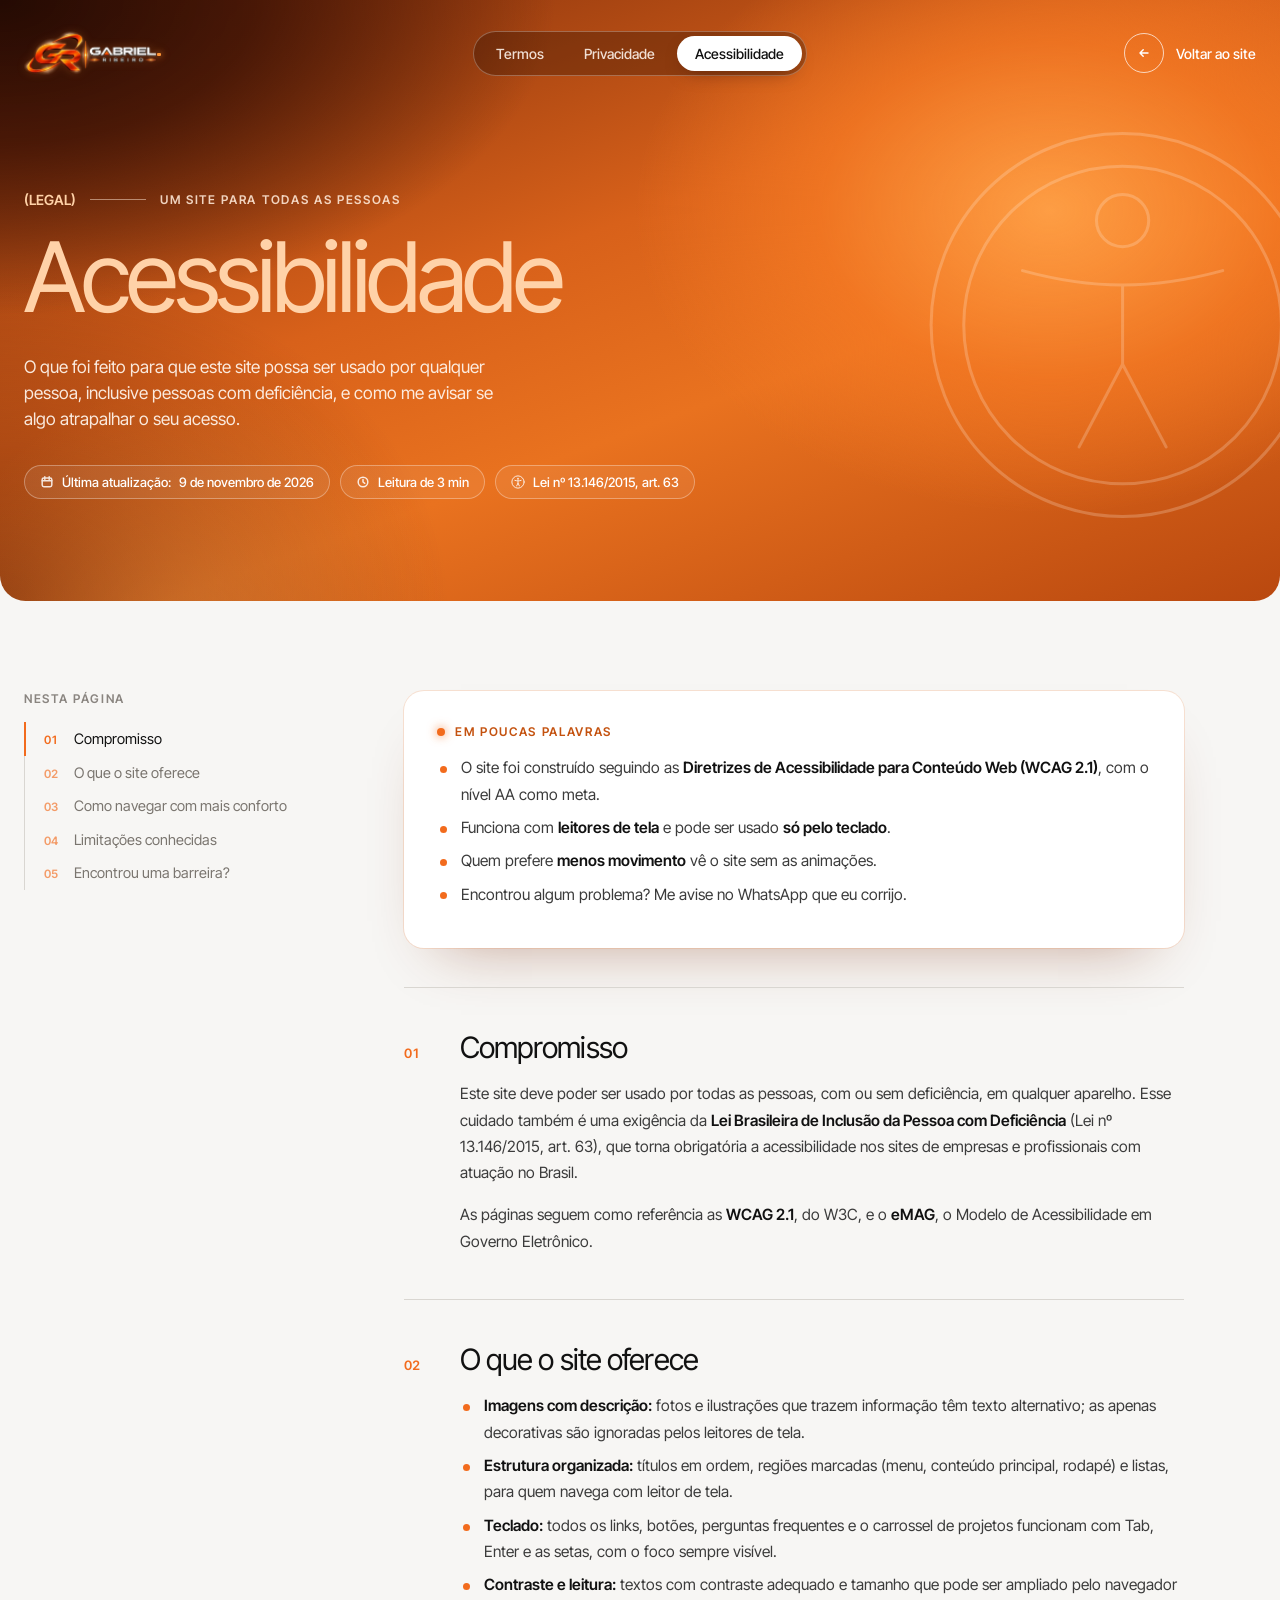
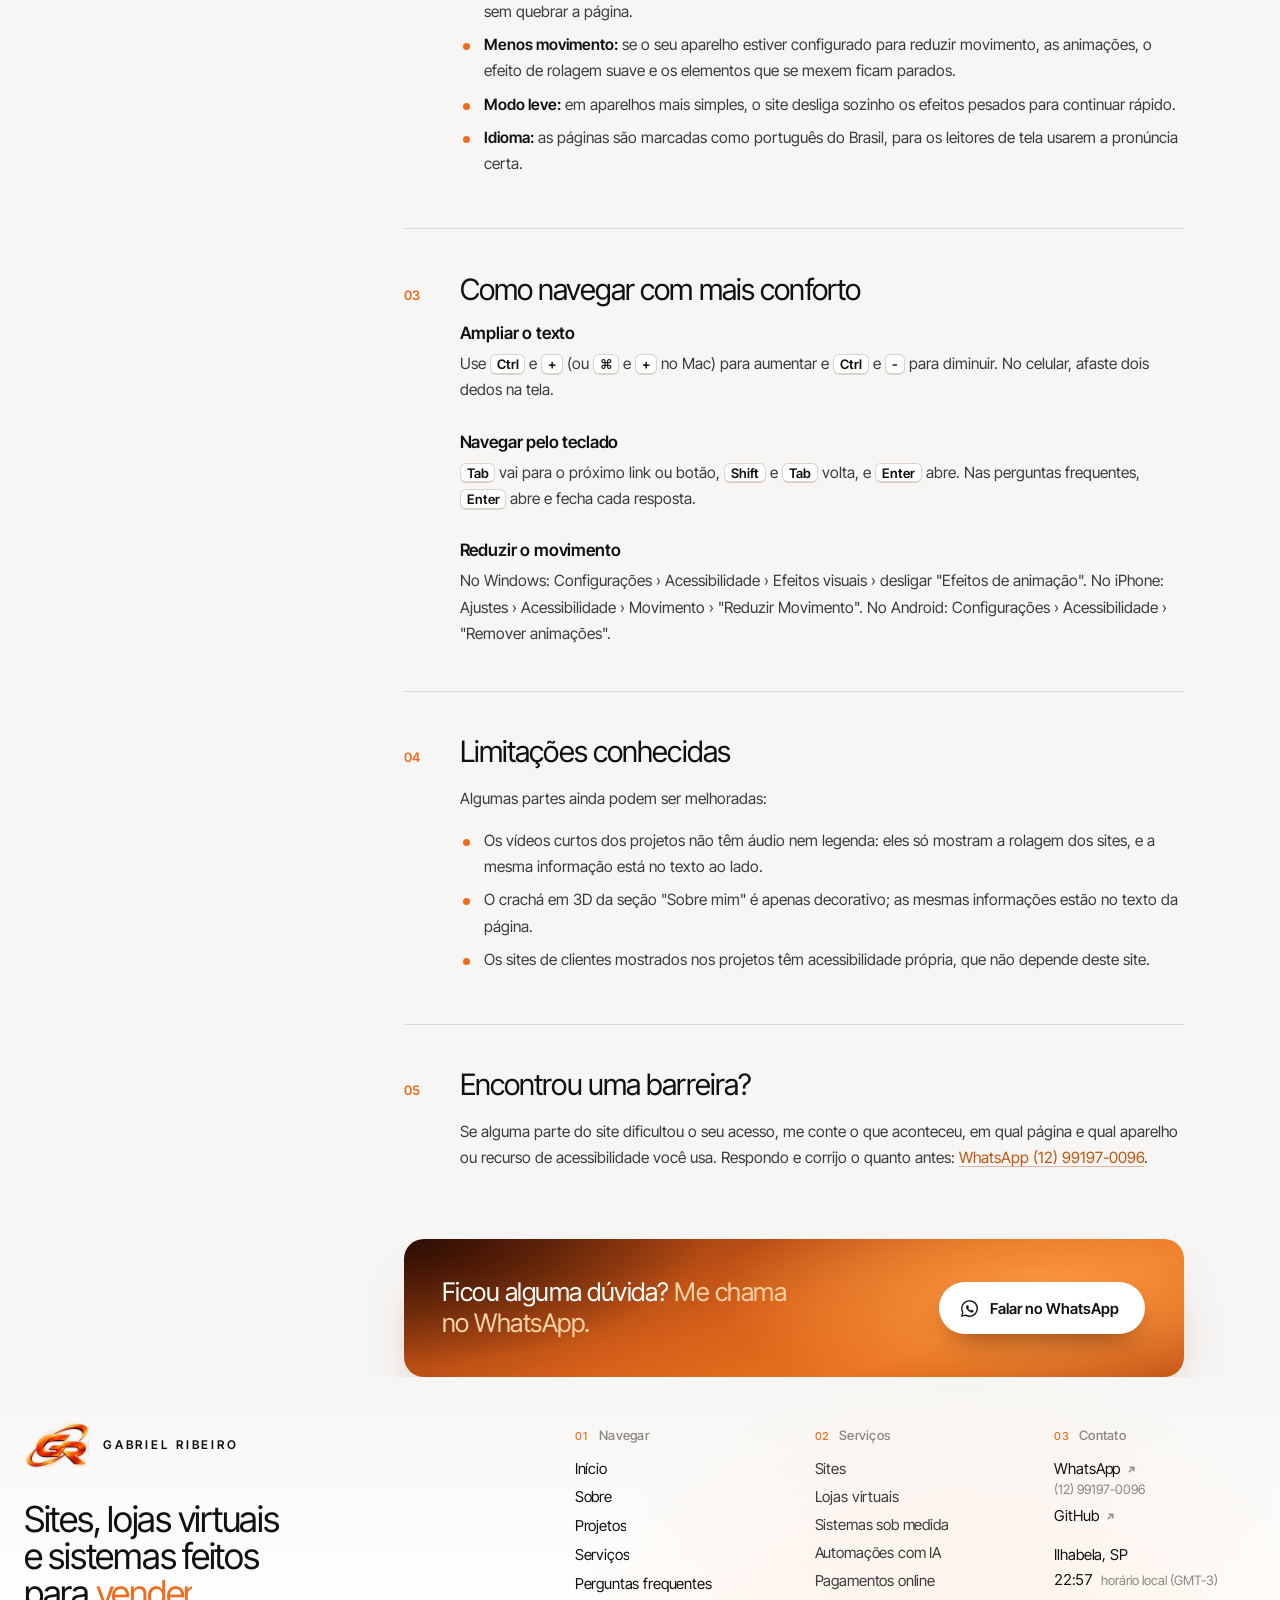
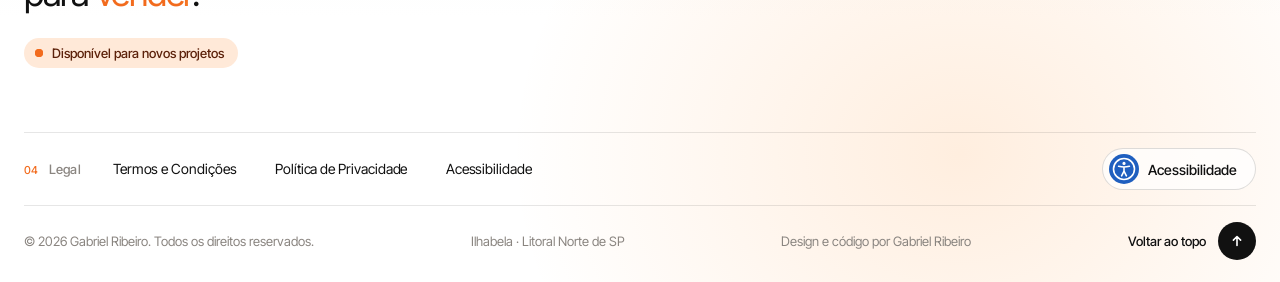
<file: acessibilidade.html>
<!doctype html>
<html lang="pt-BR">
<head>
  <meta charset="utf-8">
  <meta name="viewport" content="width=device-width, initial-scale=1">
  <!-- site só com tema próprio: o modo escuro automático do Samsung Internet e do Chrome do Android não troca as cores -->
  <meta name="color-scheme" content="only light">
  <meta name="theme-color" content="#c4520f">
  <!-- endereço oficial desta página (o Google junta aqui as outras formas do link) -->
  <link rel="canonical" href="https://gabrielribeiroweb.com.br/acessibilidade.html">
  <title>Acessibilidade • Gabriel Ribeiro</title>
  <meta name="description" content="Como o site de Gabriel Ribeiro foi feito para ser usado por todas as pessoas, inclusive pessoas com deficiência, e como relatar uma barreira de acesso.">
  <meta property="og:type" content="website">
  <meta property="og:locale" content="pt_BR">
  <meta property="og:site_name" content="Gabriel Ribeiro">
  <meta property="og:title" content="Acessibilidade • Gabriel Ribeiro">
  <meta property="og:description" content="Como o site foi feito para ser usado por todas as pessoas e como relatar uma barreira de acesso.">
  <meta property="og:image" content="https://gabrielribeiroweb.com.br/img/og-gabriel-ribeiro-v2.jpg">
  <meta property="og:url" content="https://gabrielribeiroweb.com.br/acessibilidade.html">
  <meta property="og:image:type" content="image/jpeg">
  <meta property="og:image:width" content="1200">
  <meta property="og:image:height" content="630">
  <meta property="og:image:alt" content="Gabriel Ribeiro, desenvolvedor web: Sites que vendem. Sistemas que funcionam.">
  <meta name="twitter:card" content="summary_large_image">
  <meta name="twitter:title" content="Acessibilidade • Gabriel Ribeiro">
  <meta name="twitter:description" content="Como o site foi feito para ser usado por todas as pessoas e como relatar uma barreira de acesso.">
  <meta name="twitter:image" content="https://gabrielribeiroweb.com.br/img/og-gabriel-ribeiro-v2.jpg">
  <link rel="icon" href="img/favicon-32.png" sizes="32x32" type="image/png">
  <link rel="icon" href="img/favicon.svg" type="image/svg+xml">
  <link rel="apple-touch-icon" href="img/apple-touch-icon.png">
  <link rel="preload" as="font" type="font/woff2" href="fonts/inter-tight-latin.woff2" crossorigin>
  <!-- primeiro de tudo: recarregar volta ao topo e o modo leve para aparelhos fracos -->
  <script src="js/desempenho.js"></script>
  <link rel="stylesheet" href="css/style.css">
  <link rel="stylesheet" href="css/legal.css">
  <script src="js/legal.js" defer></script>
</head>
<body class="doc-page">

<!-- Documento legal (gerado no mesmo molde de termos.html e privacidade.html):
     topo no gradiente da hero, índice que acompanha a leitura (js/legal.js) e o rodapé do site -->
<header class="doc-hero">
  <svg class="doc-art" viewBox="0 0 100 100" aria-hidden="true" focusable="false"><circle cx="50" cy="50" r="44"/><circle cx="50" cy="50" r="36.5"/><circle cx="50" cy="26" r="6"/><path d="M27 37.5c8 2.2 15.5 3.3 23 3.3s15-1.1 23-3.3M50 41v18M50 59l-10 19M50 59l10 19"/></svg>
  <div class="doc-in">
    <div class="doc-top">
      <a class="doc-brand logo" href="index.html" aria-label="Gabriel Ribeiro, voltar ao site">
        <!-- a mesma marca da hero: três recortes da imagem (o hover ou toque redesenha o GR), brilho que corre e cursor -->
        <img class="logo-mark lg-gr" src="img/logo-gabriel-ribeiro-540.webp" alt="" width="900" height="299" decoding="async" fetchpriority="high">
        <img class="logo-mark lg-bar" src="img/logo-gabriel-ribeiro-540.webp" alt="" width="900" height="299" decoding="async">
        <img class="logo-mark lg-name" src="img/logo-gabriel-ribeiro-540.webp" alt="" width="900" height="299" decoding="async">
        <span class="logo-shine" aria-hidden="true"><i></i></span>
        <span class="lg-cursor" aria-hidden="true"></span>
      </a>
      <nav class="doc-tabs" aria-label="Documentos">
        <a href="termos.html">Termos</a>
        <a href="privacidade.html">Privacidade</a>
        <a href="acessibilidade.html" aria-current="page">Acessibilidade</a>
      </nav>
      <a class="doc-back" href="index.html" aria-label="Voltar ao site"><i aria-hidden="true"><svg viewBox="0 0 20 20"><path d="M15 10H5M9 6l-4 4 4 4"/></svg></i><span>Voltar ao site</span></a>
    </div>
    <div class="doc-head">
      <p class="doc-kicker"><b>(Legal)</b><i aria-hidden="true"></i>Um site para todas as pessoas</p>
      <h1 class="doc-title"><em>Acessibilidade</em></h1>
      <p class="doc-lead">O que foi feito para que este site possa ser usado por qualquer pessoa, inclusive pessoas com deficiência, e como me avisar se algo atrapalhar o seu acesso.</p>
      <ul class="doc-meta">
        <li><svg viewBox="0 0 16 16" aria-hidden="true"><rect x="2.5" y="3.5" width="11" height="10" rx="2"/><path d="M2.5 6.5h11M5.5 2v3M10.5 2v3"/></svg>Última atualização: <time datetime="2026-11-09">9 de novembro de 2026</time></li>
        <li><svg viewBox="0 0 16 16" aria-hidden="true"><circle cx="8" cy="8" r="5.5"/><path d="M8 5v3l2 1.5"/></svg>Leitura de 3 min</li>
        <li><svg class="a11y-sym a11y-sym-sm" viewBox="0 0 24 24" aria-hidden="true"><circle cx="12" cy="12" r="10.5"/><circle class="fill" cx="12" cy="6.4" r="1.55"/><path d="M6.6 9.2c1.9.5 3.6.8 5.4.8s3.5-.3 5.4-.8M12 10v4.2M12 14.2l-2.4 4.6M12 14.2l2.4 4.6"/></svg>Lei nº 13.146/2015, art. 63</li>
      </ul>
    </div>
  </div>
</header>

<main class="doc">
  <div class="doc-in doc-grid">
    <nav class="doc-toc" aria-labelledby="toc-t">
      <p class="doc-toc-t" id="toc-t">Nesta página</p>
      <ol>
        <li><a href="#compromisso"><b>01</b>Compromisso</a></li>
        <li><a href="#recursos"><b>02</b>O que o site oferece</a></li>
        <li><a href="#navegar"><b>03</b>Como navegar com mais conforto</a></li>
        <li><a href="#limites"><b>04</b>Limitações conhecidas</a></li>
        <li><a href="#relatar"><b>05</b>Encontrou uma barreira?</a></li>
      </ol>
    </nav>

    <article class="doc-body">
      <section class="doc-summary" aria-labelledby="resumo-t">
        <h2 id="resumo-t"><i aria-hidden="true"></i>Em poucas palavras</h2>
        <ul>
          <li>O site foi construído seguindo as <strong>Diretrizes de Acessibilidade para Conteúdo Web (WCAG 2.1)</strong>, com o nível AA como meta.</li>
          <li>Funciona com <strong>leitores de tela</strong> e pode ser usado <strong>só pelo teclado</strong>.</li>
          <li>Quem prefere <strong>menos movimento</strong> vê o site sem as animações.</li>
          <li>Encontrou algum problema? Me avise no WhatsApp que eu corrijo.</li>
        </ul>
      </section>

      <section class="doc-sec" id="compromisso" aria-labelledby="compromisso-t">
        <h2 id="compromisso-t"><b>01</b>Compromisso</h2>
        <p>Este site deve poder ser usado por todas as pessoas, com ou sem deficiência, em qualquer aparelho. Esse cuidado também é uma exigência da <strong>Lei Brasileira de Inclusão da Pessoa com Deficiência</strong> (Lei nº 13.146/2015, art. 63), que torna obrigatória a acessibilidade nos sites de empresas e profissionais com atuação no Brasil.</p>
        <p>As páginas seguem como referência as <strong>WCAG 2.1</strong>, do W3C, e o <strong>eMAG</strong>, o Modelo de Acessibilidade em Governo Eletrônico.</p>
      </section>
      <section class="doc-sec" id="recursos" aria-labelledby="recursos-t">
        <h2 id="recursos-t"><b>02</b>O que o site oferece</h2>
        <ul>
          <li><strong>Imagens com descrição:</strong> fotos e ilustrações que trazem informação têm texto alternativo; as apenas decorativas são ignoradas pelos leitores de tela.</li>
          <li><strong>Estrutura organizada:</strong> títulos em ordem, regiões marcadas (menu, conteúdo principal, rodapé) e listas, para quem navega com leitor de tela.</li>
          <li><strong>Teclado:</strong> todos os links, botões, perguntas frequentes e o carrossel de projetos funcionam com Tab, Enter e as setas, com o foco sempre visível.</li>
          <li><strong>Contraste e leitura:</strong> textos com contraste adequado e tamanho que pode ser ampliado pelo navegador sem quebrar a página.</li>
          <li><strong>Menos movimento:</strong> se o seu aparelho estiver configurado para reduzir movimento, as animações, o efeito de rolagem suave e os elementos que se mexem ficam parados.</li>
          <li><strong>Modo leve:</strong> em aparelhos mais simples, o site desliga sozinho os efeitos pesados para continuar rápido.</li>
          <li><strong>Idioma:</strong> as páginas são marcadas como português do Brasil, para os leitores de tela usarem a pronúncia certa.</li>
        </ul>
      </section>
      <section class="doc-sec" id="navegar" aria-labelledby="navegar-t">
        <h2 id="navegar-t"><b>03</b>Como navegar com mais conforto</h2>
        <h3>Ampliar o texto</h3>
        <p>Use <kbd>Ctrl</kbd> e <kbd>+</kbd> (ou <kbd>⌘</kbd> e <kbd>+</kbd> no Mac) para aumentar e <kbd>Ctrl</kbd> e <kbd>-</kbd> para diminuir. No celular, afaste dois dedos na tela.</p>
        <h3>Navegar pelo teclado</h3>
        <p><kbd>Tab</kbd> vai para o próximo link ou botão, <kbd>Shift</kbd> e <kbd>Tab</kbd> volta, e <kbd>Enter</kbd> abre. Nas perguntas frequentes, <kbd>Enter</kbd> abre e fecha cada resposta.</p>
        <h3>Reduzir o movimento</h3>
        <p>No Windows: Configurações › Acessibilidade › Efeitos visuais › desligar "Efeitos de animação". No iPhone: Ajustes › Acessibilidade › Movimento › "Reduzir Movimento". No Android: Configurações › Acessibilidade › "Remover animações".</p>
      </section>
      <section class="doc-sec" id="limites" aria-labelledby="limites-t">
        <h2 id="limites-t"><b>04</b>Limitações conhecidas</h2>
        <p>Algumas partes ainda podem ser melhoradas:</p>
        <ul>
          <li>Os vídeos curtos dos projetos não têm áudio nem legenda: eles só mostram a rolagem dos sites, e a mesma informação está no texto ao lado.</li>
          <li>O crachá em 3D da seção "Sobre mim" é apenas decorativo; as mesmas informações estão no texto da página.</li>
          <li>Os sites de clientes mostrados nos projetos têm acessibilidade própria, que não depende deste site.</li>
        </ul>
      </section>
      <section class="doc-sec" id="relatar" aria-labelledby="relatar-t">
        <h2 id="relatar-t"><b>05</b>Encontrou uma barreira?</h2>
        <p>Se alguma parte do site dificultou o seu acesso, me conte o que aconteceu, em qual página e qual aparelho ou recurso de acessibilidade você usa. Respondo e corrijo o quanto antes: <a href="https://wa.me/5512991970096?text=Ol%C3%A1%2C%20Gabriel%21%20Encontrei%20um%20problema%20de%20acessibilidade%20no%20seu%20site." target="_blank" rel="noopener">WhatsApp (12) 99197-0096</a>.</p>
      </section>

      <div class="doc-cta">
        <p>Ficou alguma dúvida? <span>Me chama no WhatsApp.</span></p>
        <a class="doc-wa" href="https://wa.me/5512991970096" target="_blank" rel="noopener"><svg viewBox="0 0 24 24" aria-hidden="true"><path d="M12 3.2a8.8 8.8 0 00-7.6 13.2L3.2 20.8l4.5-1.2A8.8 8.8 0 1012 3.2z"/><path class="fill" d="M9 8.6c.2-.4.4-.4.6-.4h.5c.2 0 .4 0 .5.4l.7 1.6c.1.2 0 .4-.1.6l-.5.6c-.1.1-.2.3 0 .5.6 1 1.4 1.8 2.5 2.4.2.1.4.1.5 0l.6-.7c.2-.2.3-.2.5-.1l1.6.8c.2.1.3.2.3.4 0 .5-.2 1.2-.7 1.5-.6.4-1.5.6-2.6.2a9.6 9.6 0 01-4.8-4.2c-.6-1-.6-1.9-.4-2.6.1-.4.3-.8.8-1z"/></svg>Falar no WhatsApp</a>
      </div>
    </article>
  </div>
</main>

<footer class="site-footer" aria-labelledby="ft-heading">
  <div class="ft-in">
    <div class="ft-top">
      <div class="ft-brand" data-ft>
        <a class="ft-logo" href="index.html" aria-label="Gabriel Ribeiro, voltar ao site">
          <img class="ft-gr" src="img/logo-gr.webp" alt="" width="324" height="240" loading="lazy" decoding="async">
          <span class="ft-name">Gabriel Ribeiro</span>
        </a>
        <h2 class="ft-statement" id="ft-heading">Sites, lojas virtuais e sistemas feitos para <em>vender</em>.</h2>
        <p class="ft-status"><i aria-hidden="true"></i>Disponível para novos projetos</p>
      </div>

      <div class="ft-cols">
        <nav class="ft-col" aria-labelledby="ft-nav" data-ft>
          <h3 class="ft-title" id="ft-nav"><b>01</b>Navegar</h3>
          <ul>
            <li><a class="ft-link" href="index.html"><span data-t="Início">Início</span></a></li>
            <li><a class="ft-link" href="index.html#sobre"><span data-t="Sobre">Sobre</span></a></li>
            <li><a class="ft-link" href="index.html#projetos"><span data-t="Projetos">Projetos</span></a></li>
            <li><a class="ft-link" href="index.html#servicos"><span data-t="Serviços">Serviços</span></a></li>
            <li><a class="ft-link" href="index.html#faq"><span data-t="Perguntas frequentes">Perguntas frequentes</span></a></li>
          </ul>
        </nav>

        <div class="ft-col" data-ft>
          <h3 class="ft-title"><b>02</b>Serviços</h3>
          <ul class="ft-plain">
            <li>Sites</li>
            <li>Lojas virtuais</li>
            <li>Sistemas sob medida</li>
            <li>Automações com IA</li>
            <li>Pagamentos online</li>
          </ul>
        </div>

        <div class="ft-col" data-ft>
          <h3 class="ft-title"><b>03</b>Contato</h3>
          <ul>
            <li><a class="ft-link" href="https://wa.me/5512991970096" target="_blank" rel="noopener"><span data-t="WhatsApp">WhatsApp</span><svg class="ft-ext" viewBox="0 0 12 12" aria-hidden="true"><path d="M3.5 8.5l5-5M4.5 3.5h4v4"/></svg></a><small>(12) 99197-0096</small></li>
            <li><a class="ft-link" href="https://github.com/GabrielRibeiro10" target="_blank" rel="noopener"><span data-t="GitHub">GitHub</span><svg class="ft-ext" viewBox="0 0 12 12" aria-hidden="true"><path d="M3.5 8.5l5-5M4.5 3.5h4v4"/></svg></a></li>
          </ul>
          <p class="ft-place">Ilhabela, SP<br><span class="ft-clock"><time class="ft-time">--:--</time> <span class="ft-tz">horário local</span></span></p>
        </div>
      </div>
    </div>
  </div>

  <!-- documentos legais (páginas próprias, no mesmo visual do site) -->
  <div class="ft-legal" data-ft>
    <p class="ft-legal-t"><b>04</b>Legal</p>
    <nav aria-label="Documentos legais">
      <ul>
        <li><a class="ft-link" href="termos.html"><span data-t="Termos e Condições">Termos e Condições</span></a></li>
        <li><a class="ft-link" href="privacidade.html"><span data-t="Política de Privacidade">Política de Privacidade</span></a></li>
        <li><a class="ft-link" href="acessibilidade.html" aria-current="page"><span data-t="Acessibilidade">Acessibilidade</span></a></li>
      </ul>
    </nav>
    <!-- símbolo internacional de acessibilidade em destaque (Lei 13.146/2015, art. 63, § 1º), levando à declaração -->
    <a class="ft-a11y" href="acessibilidade.html"><svg class="a11y-sym" viewBox="0 0 24 24" aria-hidden="true"><circle cx="12" cy="12" r="10.5"/><circle class="fill" cx="12" cy="6.4" r="1.55"/><path d="M6.6 9.2c1.9.5 3.6.8 5.4.8s3.5-.3 5.4-.8M12 10v4.2M12 14.2l-2.4 4.6M12 14.2l2.4 4.6"/></svg><span>Acessibilidade</span></a>
  </div>

  <div class="ft-base">
    <p>© <span class="ft-year">2026</span> Gabriel Ribeiro. Todos os direitos reservados.</p>
    <p>Ilhabela · Litoral Norte de SP</p>
    <p>Design e código por Gabriel Ribeiro</p>
    <a class="ft-top-btn" href="#"><span>Voltar ao topo</span><i aria-hidden="true"><svg viewBox="0 0 20 20"><path d="M10 15V5M6 9l4-4 4 4"/></svg></i></a>
  </div>
</footer>
<script src="js/rodape.js" defer></script>

</body>
</html>
</file>
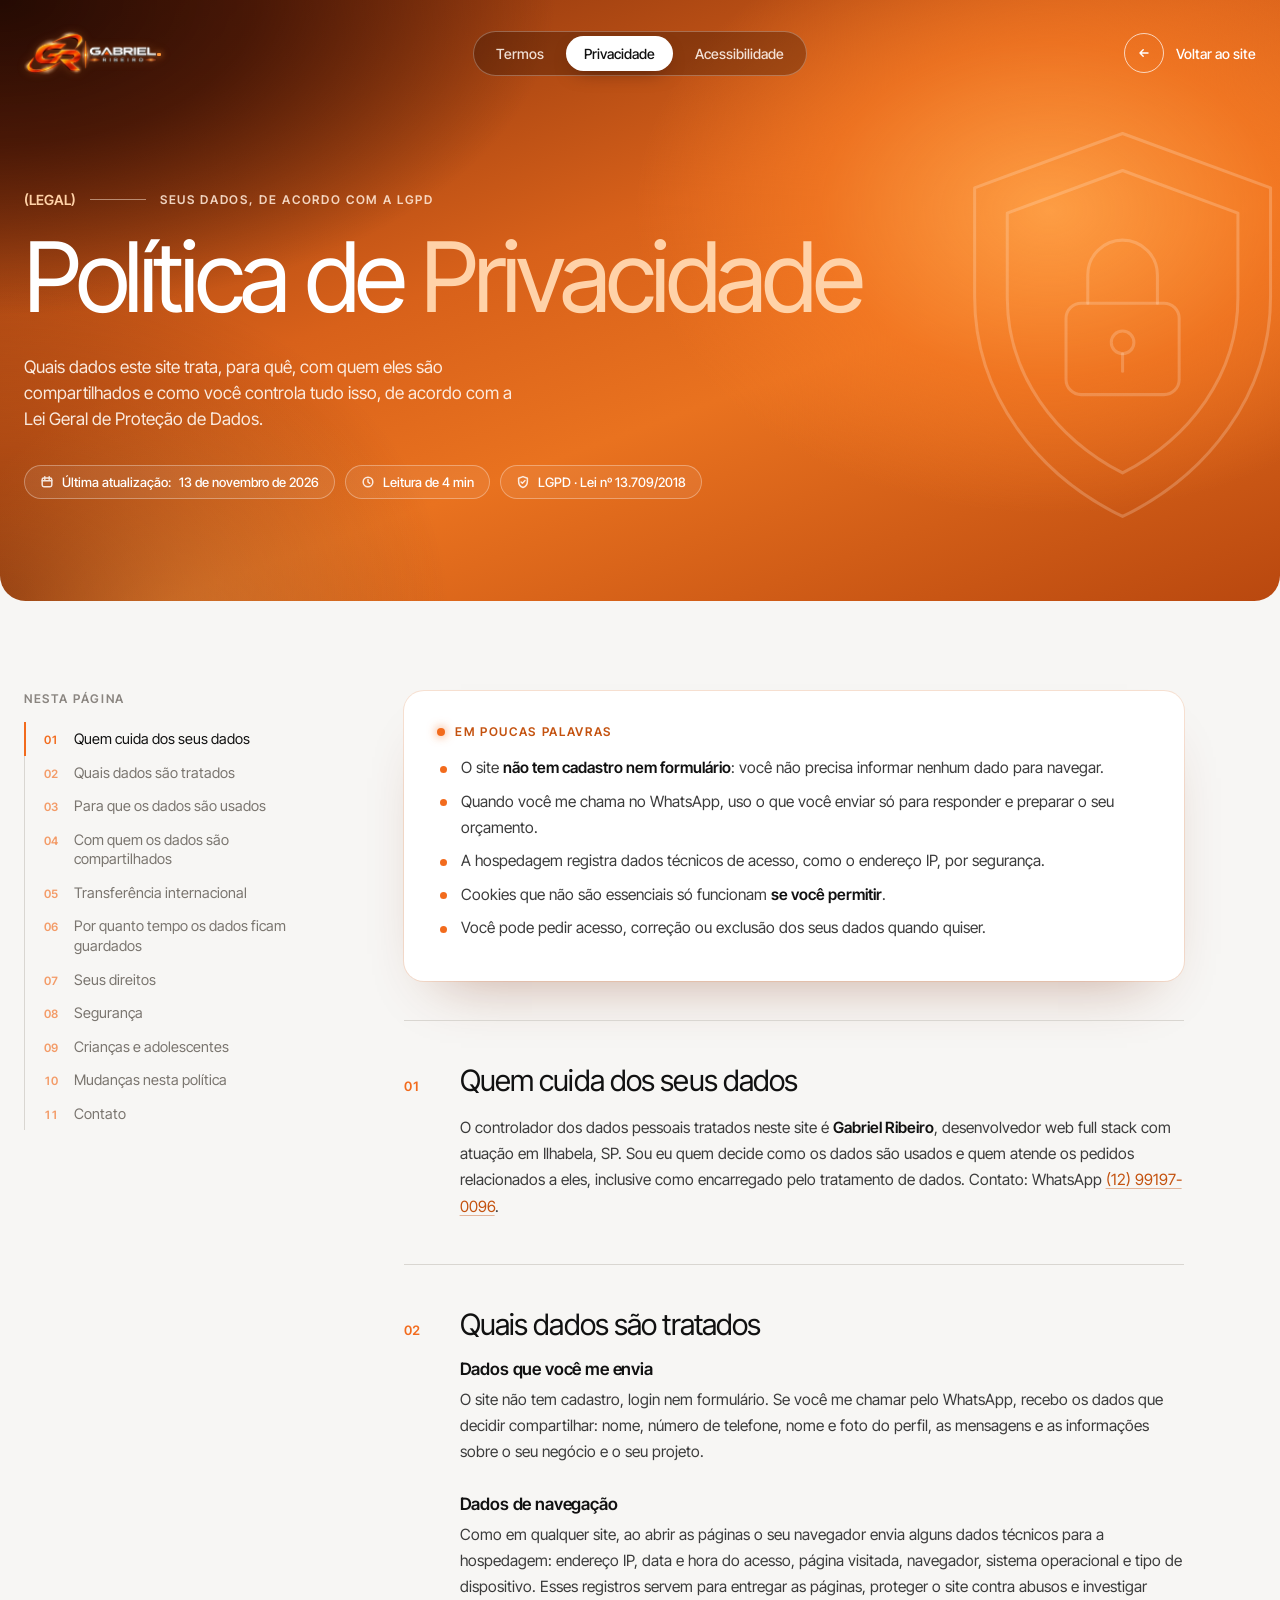
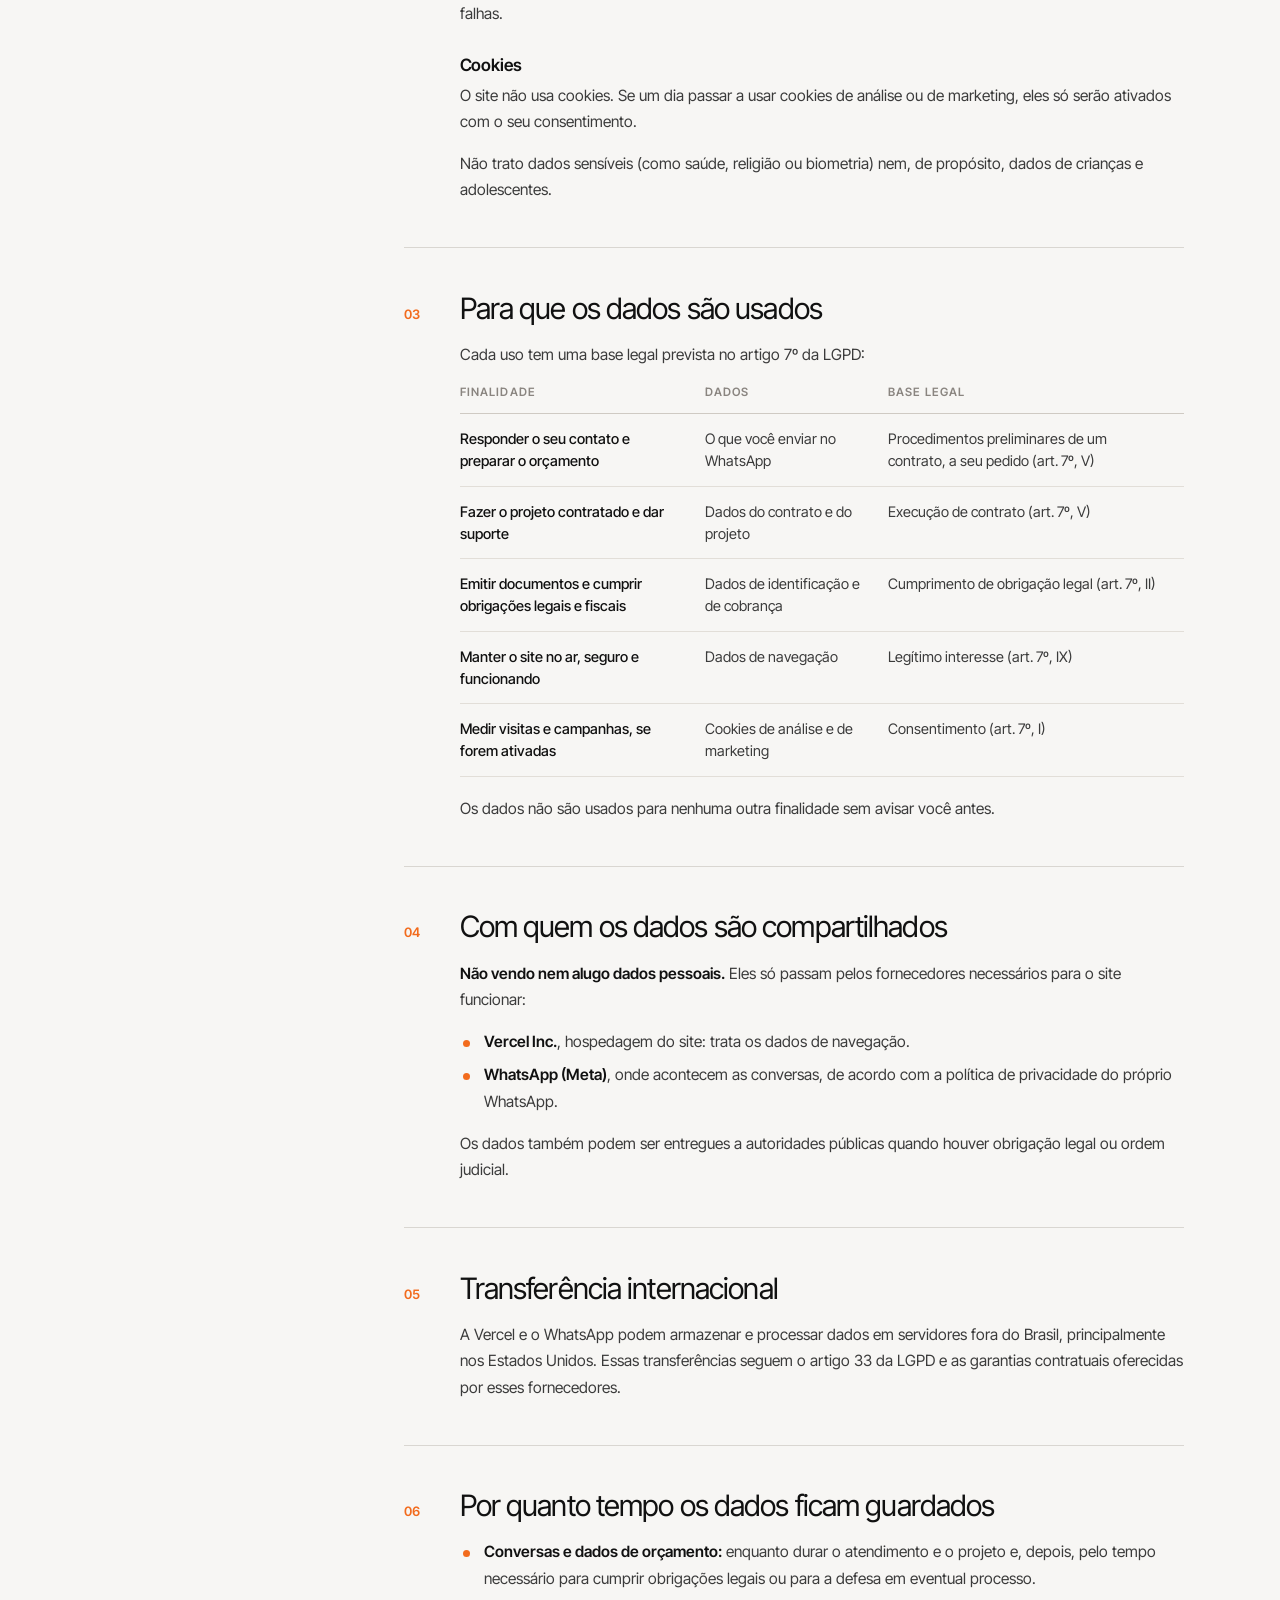
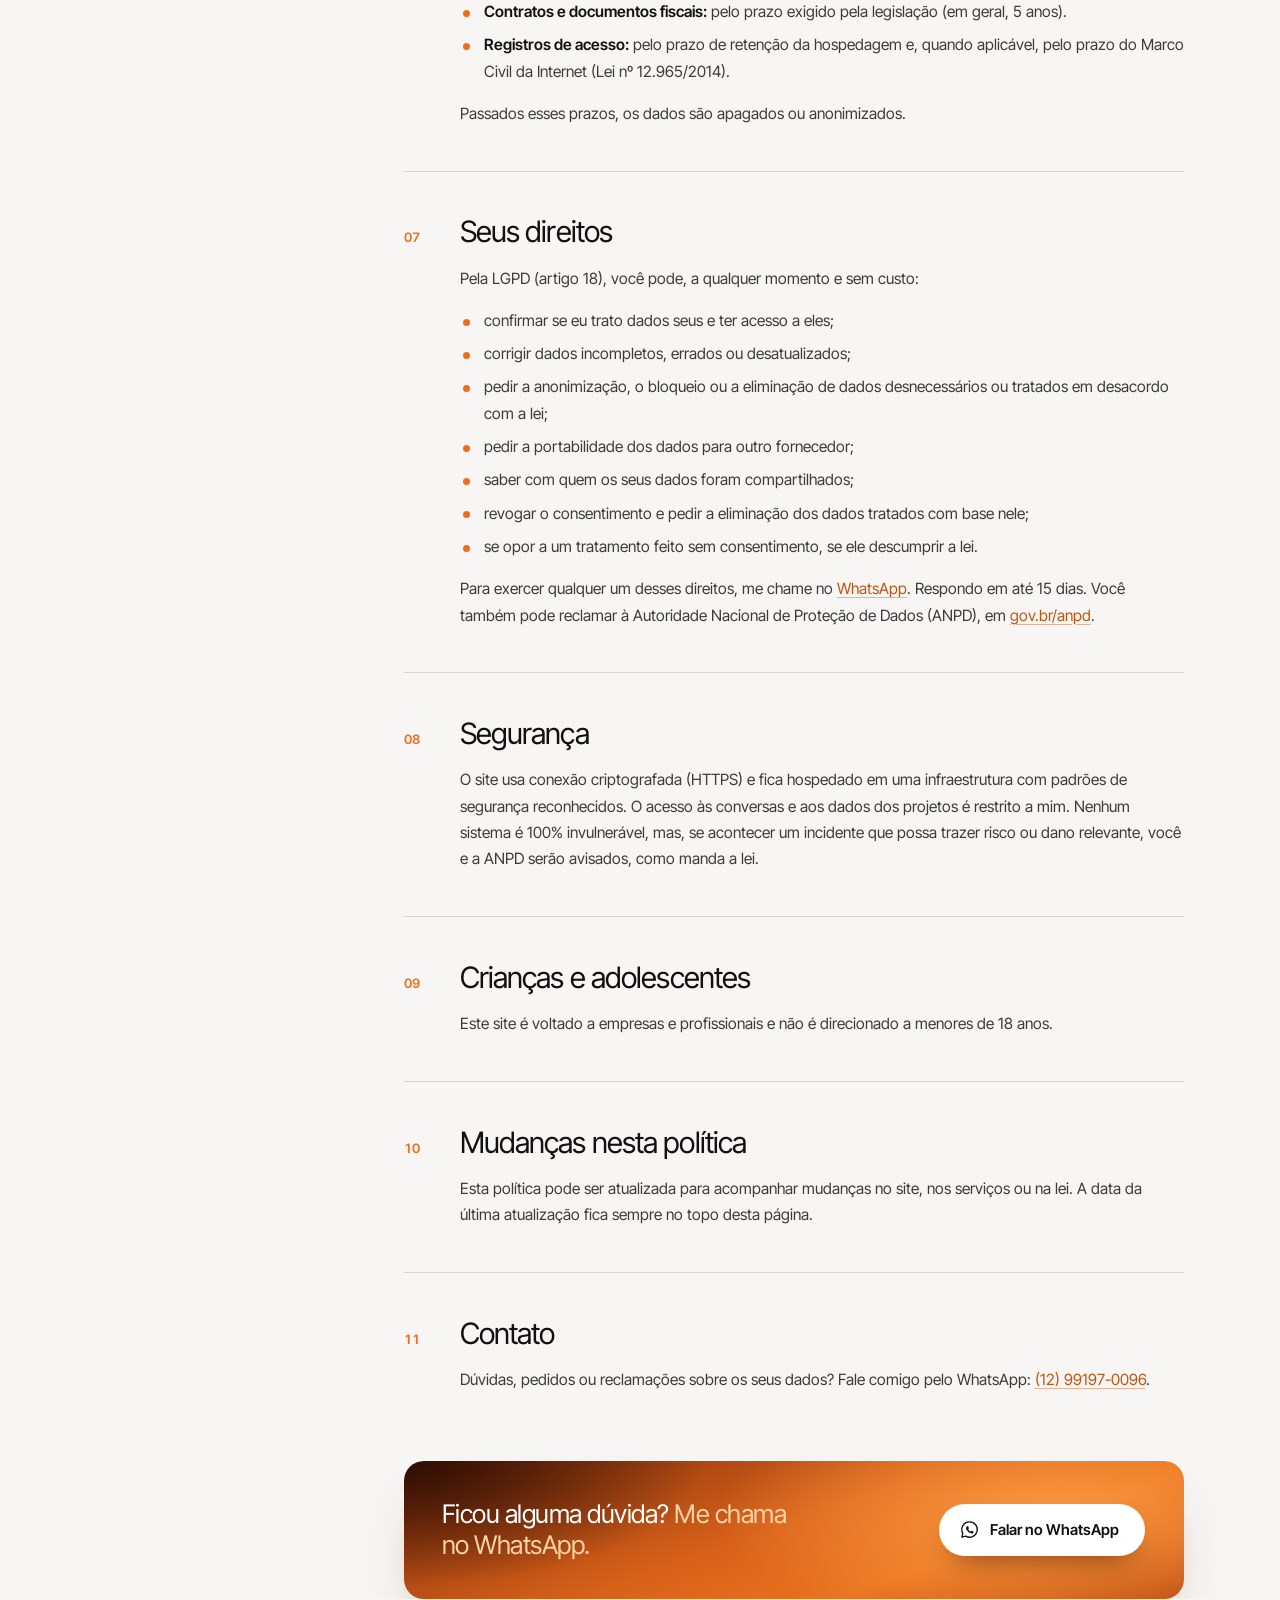
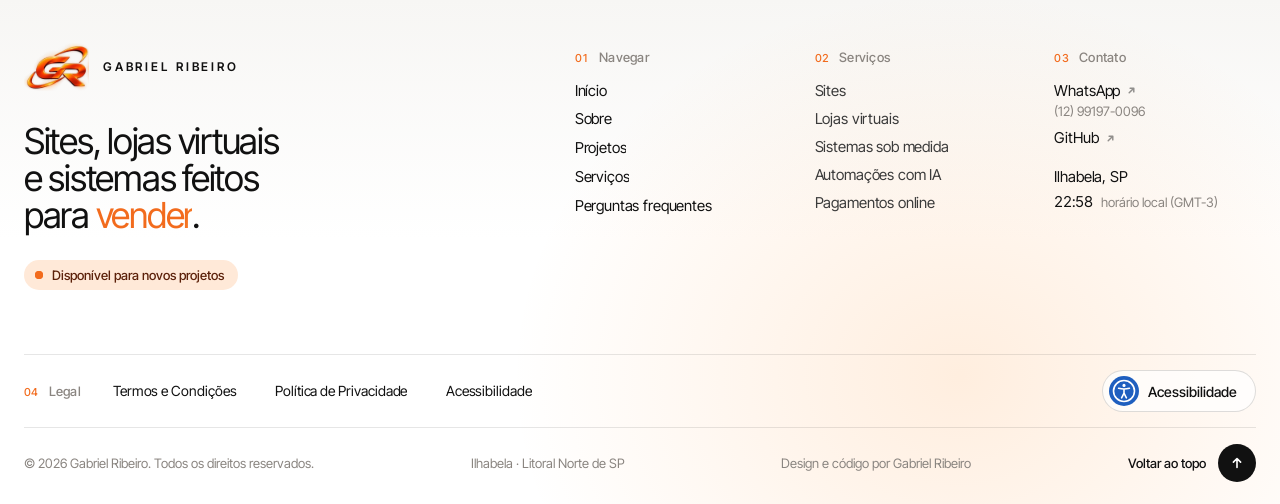
<file: privacidade.html>
<!doctype html>
<html lang="pt-BR">
<head>
  <meta charset="utf-8">
  <meta name="viewport" content="width=device-width, initial-scale=1">
  <!-- site só com tema próprio: o modo escuro automático do Samsung Internet e do Chrome do Android não troca as cores -->
  <meta name="color-scheme" content="only light">
  <meta name="theme-color" content="#c4520f">
  <!-- endereço oficial desta página (o Google junta aqui as outras formas do link) -->
  <link rel="canonical" href="https://gabrielribeiroweb.com.br/privacidade.html">
  <title>Política de Privacidade • Gabriel Ribeiro</title>
  <meta name="description" content="Como o site de Gabriel Ribeiro trata os seus dados pessoais, com quem eles são compartilhados e como exercer os seus direitos (LGPD).">
  <meta property="og:type" content="website">
  <meta property="og:locale" content="pt_BR">
  <meta property="og:site_name" content="Gabriel Ribeiro">
  <meta property="og:title" content="Política de Privacidade • Gabriel Ribeiro">
  <meta property="og:description" content="Como o site de Gabriel Ribeiro trata os seus dados pessoais, com quem eles são compartilhados e como exercer os seus direitos (LGPD).">
  <meta property="og:image" content="https://gabrielribeiroweb.com.br/img/og-gabriel-ribeiro-v2.jpg">
  <meta property="og:url" content="https://gabrielribeiroweb.com.br/privacidade.html">
  <meta property="og:image:type" content="image/jpeg">
  <meta property="og:image:width" content="1200">
  <meta property="og:image:height" content="630">
  <meta property="og:image:alt" content="Gabriel Ribeiro, desenvolvedor web: Sites que vendem. Sistemas que funcionam.">
  <meta name="twitter:card" content="summary_large_image">
  <meta name="twitter:title" content="Política de Privacidade • Gabriel Ribeiro">
  <meta name="twitter:description" content="Como o site de Gabriel Ribeiro trata os seus dados pessoais, com quem eles são compartilhados e como exercer os seus direitos (LGPD).">
  <meta name="twitter:image" content="https://gabrielribeiroweb.com.br/img/og-gabriel-ribeiro-v2.jpg">
  <link rel="icon" href="img/favicon-32.png" sizes="32x32" type="image/png">
  <link rel="icon" href="img/favicon.svg" type="image/svg+xml">
  <link rel="apple-touch-icon" href="img/apple-touch-icon.png">
  <link rel="preload" as="font" type="font/woff2" href="fonts/inter-tight-latin.woff2" crossorigin>
  <!-- primeiro de tudo: recarregar volta ao topo e o modo leve para aparelhos fracos -->
  <script src="js/desempenho.js"></script>
  <link rel="stylesheet" href="css/style.css">
  <link rel="stylesheet" href="css/legal.css">
  <script src="js/legal.js" defer></script>
</head>
<body class="doc-page">

<!-- Documento legal (gerado no mesmo molde de termos.html e privacidade.html):
     topo no gradiente da hero, índice que acompanha a leitura (js/legal.js) e o rodapé do site -->
<header class="doc-hero">
  <svg class="doc-art" viewBox="0 0 100 100" aria-hidden="true" focusable="false"><path d="M50 6l34 12.5v25C84 66 69.5 84.6 50 94 30.5 84.6 16 66 16 43.5v-25z"/><path d="M50 14.5l26.5 9.8v19.4C76.5 61.5 65.4 76 50 84 34.6 76 23.5 61.5 23.5 43.7V24.3z"/><rect x="37" y="45" width="26" height="21" rx="3.5"/><path d="M42 45v-6.5a8 8 0 0 1 16 0V45"/><circle cx="50" cy="54" r="2.6"/><path d="M50 56.6v4"/></svg>
  <div class="doc-in">
    <div class="doc-top">
      <a class="doc-brand logo" href="index.html" aria-label="Gabriel Ribeiro, voltar ao site">
        <!-- a mesma marca da hero: três recortes da imagem (o hover ou toque redesenha o GR), brilho que corre e cursor -->
        <img class="logo-mark lg-gr" src="img/logo-gabriel-ribeiro-540.webp" alt="" width="900" height="299" decoding="async" fetchpriority="high">
        <img class="logo-mark lg-bar" src="img/logo-gabriel-ribeiro-540.webp" alt="" width="900" height="299" decoding="async">
        <img class="logo-mark lg-name" src="img/logo-gabriel-ribeiro-540.webp" alt="" width="900" height="299" decoding="async">
        <span class="logo-shine" aria-hidden="true"><i></i></span>
        <span class="lg-cursor" aria-hidden="true"></span>
      </a>
      <nav class="doc-tabs" aria-label="Documentos">
        <a href="termos.html">Termos</a>
        <a href="privacidade.html" aria-current="page">Privacidade</a>
        <a href="acessibilidade.html">Acessibilidade</a>
      </nav>
      <a class="doc-back" href="index.html" aria-label="Voltar ao site"><i aria-hidden="true"><svg viewBox="0 0 20 20"><path d="M15 10H5M9 6l-4 4 4 4"/></svg></i><span>Voltar ao site</span></a>
    </div>
    <div class="doc-head">
      <p class="doc-kicker"><b>(Legal)</b><i aria-hidden="true"></i>Seus dados, de acordo com a LGPD</p>
      <h1 class="doc-title">Política de <em>Privacidade</em></h1>
      <p class="doc-lead">Quais dados este site trata, para quê, com quem eles são compartilhados e como você controla tudo isso, de acordo com a Lei Geral de Proteção de Dados.</p>
      <ul class="doc-meta">
        <li><svg viewBox="0 0 16 16" aria-hidden="true"><rect x="2.5" y="3.5" width="11" height="10" rx="2"/><path d="M2.5 6.5h11M5.5 2v3M10.5 2v3"/></svg>Última atualização: <time datetime="2026-11-13">13 de novembro de 2026</time></li>
        <li><svg viewBox="0 0 16 16" aria-hidden="true"><circle cx="8" cy="8" r="5.5"/><path d="M8 5v3l2 1.5"/></svg>Leitura de 4 min</li>
        <li><svg viewBox="0 0 16 16" aria-hidden="true"><path d="M8 1.8l5 1.9v3.7c0 3.2-2.1 5.9-5 6.8-2.9-.9-5-3.6-5-6.8V3.7z"/><path d="M5.8 8l1.5 1.5 3-3.1"/></svg>LGPD · Lei nº 13.709/2018</li>
      </ul>
    </div>
  </div>
</header>

<main class="doc">
  <div class="doc-in doc-grid">
    <nav class="doc-toc" aria-labelledby="toc-t">
      <p class="doc-toc-t" id="toc-t">Nesta página</p>
      <ol>
        <li><a href="#controlador"><b>01</b>Quem cuida dos seus dados</a></li>
        <li><a href="#dados"><b>02</b>Quais dados são tratados</a></li>
        <li><a href="#finalidades"><b>03</b>Para que os dados são usados</a></li>
        <li><a href="#compartilhamento"><b>04</b>Com quem os dados são compartilhados</a></li>
        <li><a href="#internacional"><b>05</b>Transferência internacional</a></li>
        <li><a href="#retencao"><b>06</b>Por quanto tempo os dados ficam guardados</a></li>
        <li><a href="#direitos"><b>07</b>Seus direitos</a></li>
        <li><a href="#seguranca"><b>08</b>Segurança</a></li>
        <li><a href="#criancas"><b>09</b>Crianças e adolescentes</a></li>
        <li><a href="#mudancas"><b>10</b>Mudanças nesta política</a></li>
        <li><a href="#contato"><b>11</b>Contato</a></li>
      </ol>
    </nav>

    <article class="doc-body">
      <section class="doc-summary" aria-labelledby="resumo-t">
        <h2 id="resumo-t"><i aria-hidden="true"></i>Em poucas palavras</h2>
        <ul>
          <li>O site <strong>não tem cadastro nem formulário</strong>: você não precisa informar nenhum dado para navegar.</li>
          <li>Quando você me chama no WhatsApp, uso o que você enviar só para responder e preparar o seu orçamento.</li>
          <li>A hospedagem registra dados técnicos de acesso, como o endereço IP, por segurança.</li>
          <li>Cookies que não são essenciais só funcionam <strong>se você permitir</strong>.</li>
          <li>Você pode pedir acesso, correção ou exclusão dos seus dados quando quiser.</li>
        </ul>
      </section>

      <section class="doc-sec" id="controlador" aria-labelledby="controlador-t">
        <h2 id="controlador-t"><b>01</b>Quem cuida dos seus dados</h2>
        <p>O controlador dos dados pessoais tratados neste site é <strong>Gabriel Ribeiro</strong>, desenvolvedor web full stack com atuação em Ilhabela, SP. Sou eu quem decide como os dados são usados e quem atende os pedidos relacionados a eles, inclusive como encarregado pelo tratamento de dados. Contato: WhatsApp <a href="https://wa.me/5512991970096" target="_blank" rel="noopener">(12) 99197-0096</a>.</p>
      </section>
      <section class="doc-sec" id="dados" aria-labelledby="dados-t">
        <h2 id="dados-t"><b>02</b>Quais dados são tratados</h2>
        <h3>Dados que você me envia</h3>
        <p>O site não tem cadastro, login nem formulário. Se você me chamar pelo WhatsApp, recebo os dados que decidir compartilhar: nome, número de telefone, nome e foto do perfil, as mensagens e as informações sobre o seu negócio e o seu projeto.</p>
        <h3>Dados de navegação</h3>
        <p>Como em qualquer site, ao abrir as páginas o seu navegador envia alguns dados técnicos para a hospedagem: endereço IP, data e hora do acesso, página visitada, navegador, sistema operacional e tipo de dispositivo. Esses registros servem para entregar as páginas, proteger o site contra abusos e investigar falhas.</p>
        <h3>Cookies</h3>
        <p>O site não usa cookies. Se um dia passar a usar cookies de análise ou de marketing, eles só serão ativados com o seu consentimento.</p>
        <p>Não trato dados sensíveis (como saúde, religião ou biometria) nem, de propósito, dados de crianças e adolescentes.</p>
      </section>
      <section class="doc-sec" id="finalidades" aria-labelledby="finalidades-t">
        <h2 id="finalidades-t"><b>03</b>Para que os dados são usados</h2>
        <p>Cada uso tem uma base legal prevista no artigo 7º da LGPD:</p>
        <div class="doc-table" role="region" aria-label="Finalidades e bases legais" tabindex="0">
          <table>
            <thead><tr><th scope="col">Finalidade</th><th scope="col">Dados</th><th scope="col">Base legal</th></tr></thead>
            <tbody>
              <tr><td>Responder o seu contato e preparar o orçamento</td><td>O que você enviar no WhatsApp</td><td>Procedimentos preliminares de um contrato, a seu pedido (art. 7º, V)</td></tr>
              <tr><td>Fazer o projeto contratado e dar suporte</td><td>Dados do contrato e do projeto</td><td>Execução de contrato (art. 7º, V)</td></tr>
              <tr><td>Emitir documentos e cumprir obrigações legais e fiscais</td><td>Dados de identificação e de cobrança</td><td>Cumprimento de obrigação legal (art. 7º, II)</td></tr>
              <tr><td>Manter o site no ar, seguro e funcionando</td><td>Dados de navegação</td><td>Legítimo interesse (art. 7º, IX)</td></tr>
              <tr><td>Medir visitas e campanhas, se forem ativadas</td><td>Cookies de análise e de marketing</td><td>Consentimento (art. 7º, I)</td></tr>
            </tbody>
          </table>
        </div>
        <p>Os dados não são usados para nenhuma outra finalidade sem avisar você antes.</p>
      </section>
      <section class="doc-sec" id="compartilhamento" aria-labelledby="compartilhamento-t">
        <h2 id="compartilhamento-t"><b>04</b>Com quem os dados são compartilhados</h2>
        <p><strong>Não vendo nem alugo dados pessoais.</strong> Eles só passam pelos fornecedores necessários para o site funcionar:</p>
        <ul>
          <li><strong>Vercel Inc.</strong>, hospedagem do site: trata os dados de navegação.</li>
          <li><strong>WhatsApp (Meta)</strong>, onde acontecem as conversas, de acordo com a política de privacidade do próprio WhatsApp.</li>
        </ul>
        <p>Os dados também podem ser entregues a autoridades públicas quando houver obrigação legal ou ordem judicial.</p>
      </section>
      <section class="doc-sec" id="internacional" aria-labelledby="internacional-t">
        <h2 id="internacional-t"><b>05</b>Transferência internacional</h2>
        <p>A Vercel e o WhatsApp podem armazenar e processar dados em servidores fora do Brasil, principalmente nos Estados Unidos. Essas transferências seguem o artigo 33 da LGPD e as garantias contratuais oferecidas por esses fornecedores.</p>
      </section>
      <section class="doc-sec" id="retencao" aria-labelledby="retencao-t">
        <h2 id="retencao-t"><b>06</b>Por quanto tempo os dados ficam guardados</h2>
        <ul>
          <li><strong>Conversas e dados de orçamento:</strong> enquanto durar o atendimento e o projeto e, depois, pelo tempo necessário para cumprir obrigações legais ou para a defesa em eventual processo.</li>
          <li><strong>Contratos e documentos fiscais:</strong> pelo prazo exigido pela legislação (em geral, 5 anos).</li>
          <li><strong>Registros de acesso:</strong> pelo prazo de retenção da hospedagem e, quando aplicável, pelo prazo do Marco Civil da Internet (Lei nº 12.965/2014).</li>
        </ul>
        <p>Passados esses prazos, os dados são apagados ou anonimizados.</p>
      </section>
      <section class="doc-sec" id="direitos" aria-labelledby="direitos-t">
        <h2 id="direitos-t"><b>07</b>Seus direitos</h2>
        <p>Pela LGPD (artigo 18), você pode, a qualquer momento e sem custo:</p>
        <ul>
          <li>confirmar se eu trato dados seus e ter acesso a eles;</li>
          <li>corrigir dados incompletos, errados ou desatualizados;</li>
          <li>pedir a anonimização, o bloqueio ou a eliminação de dados desnecessários ou tratados em desacordo com a lei;</li>
          <li>pedir a portabilidade dos dados para outro fornecedor;</li>
          <li>saber com quem os seus dados foram compartilhados;</li>
          <li>revogar o consentimento e pedir a eliminação dos dados tratados com base nele;</li>
          <li>se opor a um tratamento feito sem consentimento, se ele descumprir a lei.</li>
        </ul>
        <p>Para exercer qualquer um desses direitos, me chame no <a href="https://wa.me/5512991970096" target="_blank" rel="noopener">WhatsApp</a>. Respondo em até 15 dias. Você também pode reclamar à Autoridade Nacional de Proteção de Dados (ANPD), em <a href="https://www.gov.br/anpd" target="_blank" rel="noopener">gov.br/anpd</a>.</p>
      </section>
      <section class="doc-sec" id="seguranca" aria-labelledby="seguranca-t">
        <h2 id="seguranca-t"><b>08</b>Segurança</h2>
        <p>O site usa conexão criptografada (HTTPS) e fica hospedado em uma infraestrutura com padrões de segurança reconhecidos. O acesso às conversas e aos dados dos projetos é restrito a mim. Nenhum sistema é 100% invulnerável, mas, se acontecer um incidente que possa trazer risco ou dano relevante, você e a ANPD serão avisados, como manda a lei.</p>
      </section>
      <section class="doc-sec" id="criancas" aria-labelledby="criancas-t">
        <h2 id="criancas-t"><b>09</b>Crianças e adolescentes</h2>
        <p>Este site é voltado a empresas e profissionais e não é direcionado a menores de 18 anos.</p>
      </section>
      <section class="doc-sec" id="mudancas" aria-labelledby="mudancas-t">
        <h2 id="mudancas-t"><b>10</b>Mudanças nesta política</h2>
        <p>Esta política pode ser atualizada para acompanhar mudanças no site, nos serviços ou na lei. A data da última atualização fica sempre no topo desta página.</p>
      </section>
      <section class="doc-sec" id="contato" aria-labelledby="contato-t">
        <h2 id="contato-t"><b>11</b>Contato</h2>
        <p>Dúvidas, pedidos ou reclamações sobre os seus dados? Fale comigo pelo WhatsApp: <a href="https://wa.me/5512991970096" target="_blank" rel="noopener">(12) 99197-0096</a>.</p>
      </section>

      <div class="doc-cta">
        <p>Ficou alguma dúvida? <span>Me chama no WhatsApp.</span></p>
        <a class="doc-wa" href="https://wa.me/5512991970096" target="_blank" rel="noopener"><svg viewBox="0 0 24 24" aria-hidden="true"><path d="M12 3.2a8.8 8.8 0 00-7.6 13.2L3.2 20.8l4.5-1.2A8.8 8.8 0 1012 3.2z"/><path class="fill" d="M9 8.6c.2-.4.4-.4.6-.4h.5c.2 0 .4 0 .5.4l.7 1.6c.1.2 0 .4-.1.6l-.5.6c-.1.1-.2.3 0 .5.6 1 1.4 1.8 2.5 2.4.2.1.4.1.5 0l.6-.7c.2-.2.3-.2.5-.1l1.6.8c.2.1.3.2.3.4 0 .5-.2 1.2-.7 1.5-.6.4-1.5.6-2.6.2a9.6 9.6 0 01-4.8-4.2c-.6-1-.6-1.9-.4-2.6.1-.4.3-.8.8-1z"/></svg>Falar no WhatsApp</a>
      </div>
    </article>
  </div>
</main>

<footer class="site-footer" aria-labelledby="ft-heading">
  <div class="ft-in">
    <div class="ft-top">
      <div class="ft-brand" data-ft>
        <a class="ft-logo" href="index.html" aria-label="Gabriel Ribeiro, voltar ao site">
          <img class="ft-gr" src="img/logo-gr.webp" alt="" width="324" height="240" loading="lazy" decoding="async">
          <span class="ft-name">Gabriel Ribeiro</span>
        </a>
        <h2 class="ft-statement" id="ft-heading">Sites, lojas virtuais e sistemas feitos para <em>vender</em>.</h2>
        <p class="ft-status"><i aria-hidden="true"></i>Disponível para novos projetos</p>
      </div>

      <div class="ft-cols">
        <nav class="ft-col" aria-labelledby="ft-nav" data-ft>
          <h3 class="ft-title" id="ft-nav"><b>01</b>Navegar</h3>
          <ul>
            <li><a class="ft-link" href="index.html"><span data-t="Início">Início</span></a></li>
            <li><a class="ft-link" href="index.html#sobre"><span data-t="Sobre">Sobre</span></a></li>
            <li><a class="ft-link" href="index.html#projetos"><span data-t="Projetos">Projetos</span></a></li>
            <li><a class="ft-link" href="index.html#servicos"><span data-t="Serviços">Serviços</span></a></li>
            <li><a class="ft-link" href="index.html#faq"><span data-t="Perguntas frequentes">Perguntas frequentes</span></a></li>
          </ul>
        </nav>

        <div class="ft-col" data-ft>
          <h3 class="ft-title"><b>02</b>Serviços</h3>
          <ul class="ft-plain">
            <li>Sites</li>
            <li>Lojas virtuais</li>
            <li>Sistemas sob medida</li>
            <li>Automações com IA</li>
            <li>Pagamentos online</li>
          </ul>
        </div>

        <div class="ft-col" data-ft>
          <h3 class="ft-title"><b>03</b>Contato</h3>
          <ul>
            <li><a class="ft-link" href="https://wa.me/5512991970096" target="_blank" rel="noopener"><span data-t="WhatsApp">WhatsApp</span><svg class="ft-ext" viewBox="0 0 12 12" aria-hidden="true"><path d="M3.5 8.5l5-5M4.5 3.5h4v4"/></svg></a><small>(12) 99197-0096</small></li>
            <li><a class="ft-link" href="https://github.com/GabrielRibeiro10" target="_blank" rel="noopener"><span data-t="GitHub">GitHub</span><svg class="ft-ext" viewBox="0 0 12 12" aria-hidden="true"><path d="M3.5 8.5l5-5M4.5 3.5h4v4"/></svg></a></li>
          </ul>
          <p class="ft-place">Ilhabela, SP<br><span class="ft-clock"><time class="ft-time">--:--</time> <span class="ft-tz">horário local</span></span></p>
        </div>
      </div>
    </div>
  </div>

  <!-- documentos legais (páginas próprias, no mesmo visual do site) -->
  <div class="ft-legal" data-ft>
    <p class="ft-legal-t"><b>04</b>Legal</p>
    <nav aria-label="Documentos legais">
      <ul>
        <li><a class="ft-link" href="termos.html"><span data-t="Termos e Condições">Termos e Condições</span></a></li>
        <li><a class="ft-link" href="privacidade.html" aria-current="page"><span data-t="Política de Privacidade">Política de Privacidade</span></a></li>
        <li><a class="ft-link" href="acessibilidade.html"><span data-t="Acessibilidade">Acessibilidade</span></a></li>
      </ul>
    </nav>
    <!-- símbolo internacional de acessibilidade em destaque (Lei 13.146/2015, art. 63, § 1º), levando à declaração -->
    <a class="ft-a11y" href="acessibilidade.html"><svg class="a11y-sym" viewBox="0 0 24 24" aria-hidden="true"><circle cx="12" cy="12" r="10.5"/><circle class="fill" cx="12" cy="6.4" r="1.55"/><path d="M6.6 9.2c1.9.5 3.6.8 5.4.8s3.5-.3 5.4-.8M12 10v4.2M12 14.2l-2.4 4.6M12 14.2l2.4 4.6"/></svg><span>Acessibilidade</span></a>
  </div>

  <div class="ft-base">
    <p>© <span class="ft-year">2026</span> Gabriel Ribeiro. Todos os direitos reservados.</p>
    <p>Ilhabela · Litoral Norte de SP</p>
    <p>Design e código por Gabriel Ribeiro</p>
    <a class="ft-top-btn" href="#"><span>Voltar ao topo</span><i aria-hidden="true"><svg viewBox="0 0 20 20"><path d="M10 15V5M6 9l4-4 4 4"/></svg></i></a>
  </div>
</footer>
<script src="js/rodape.js" defer></script>

</body>
</html>
</file>
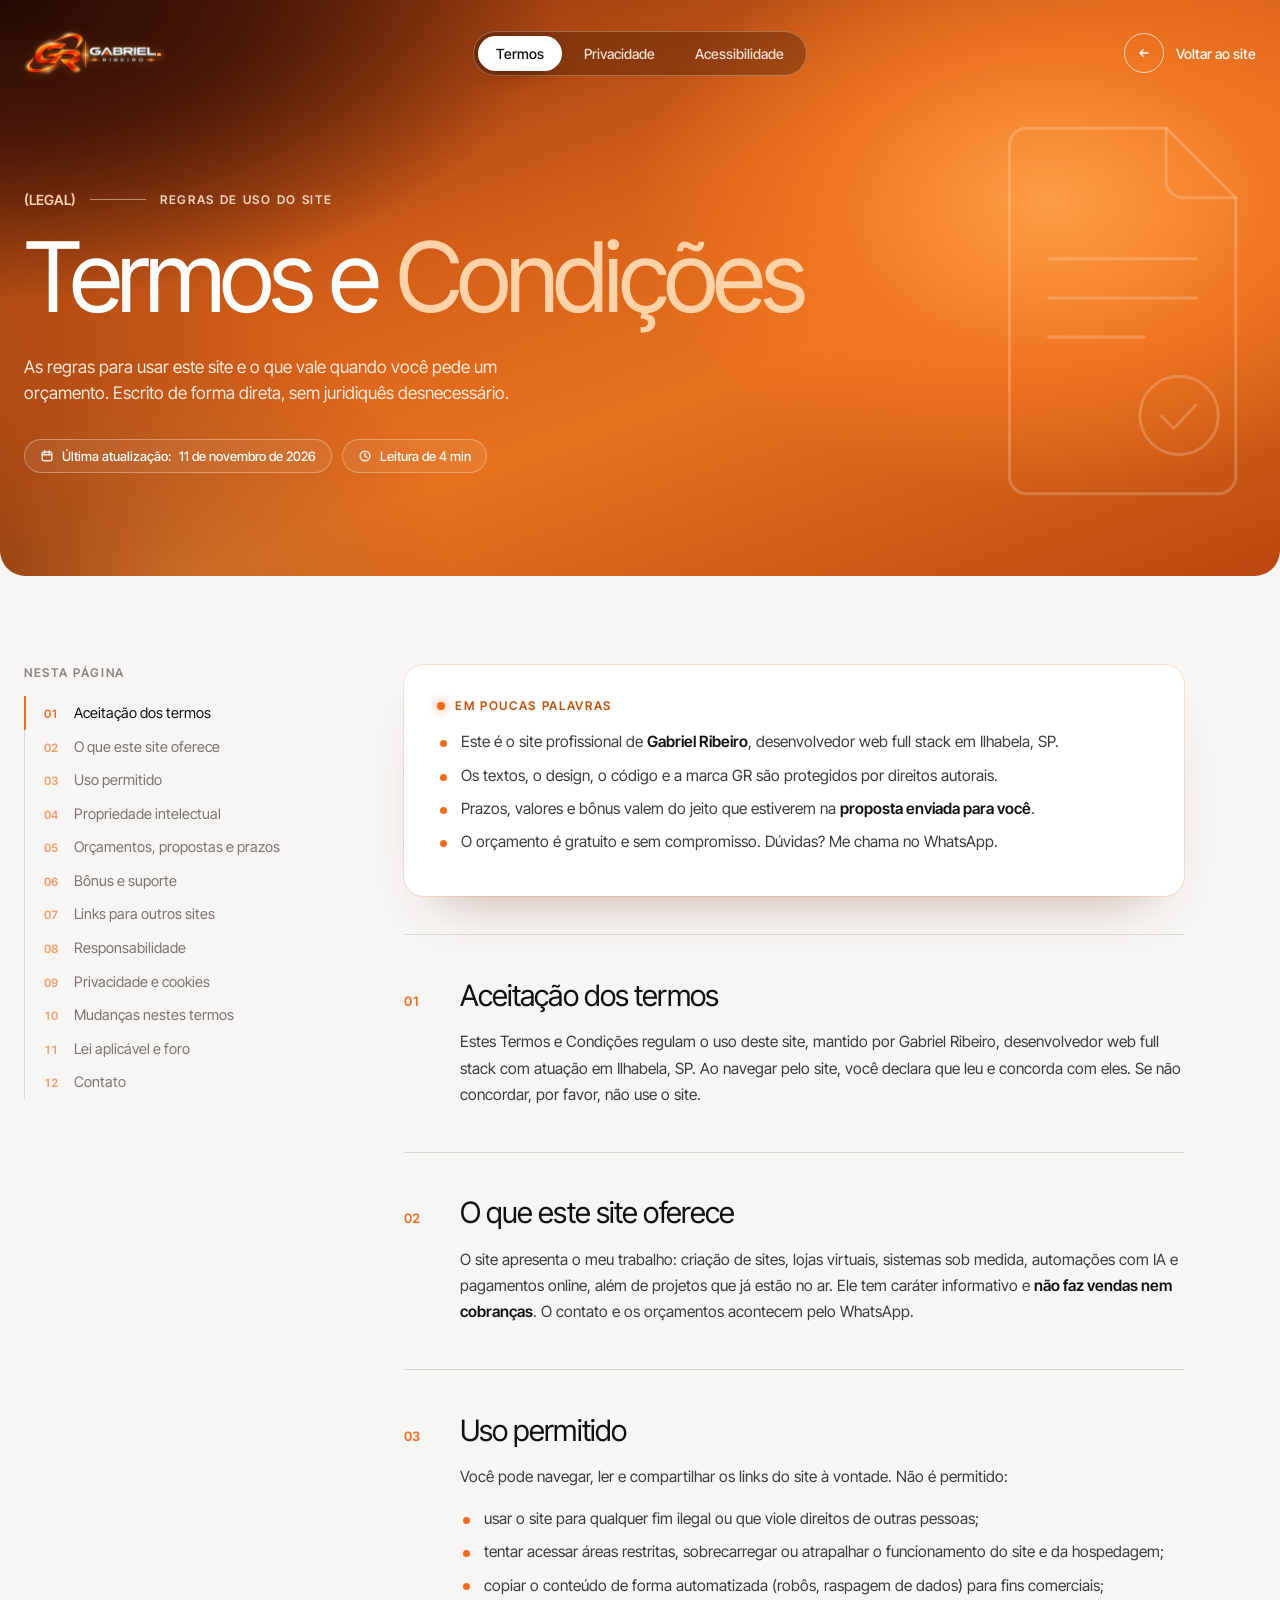
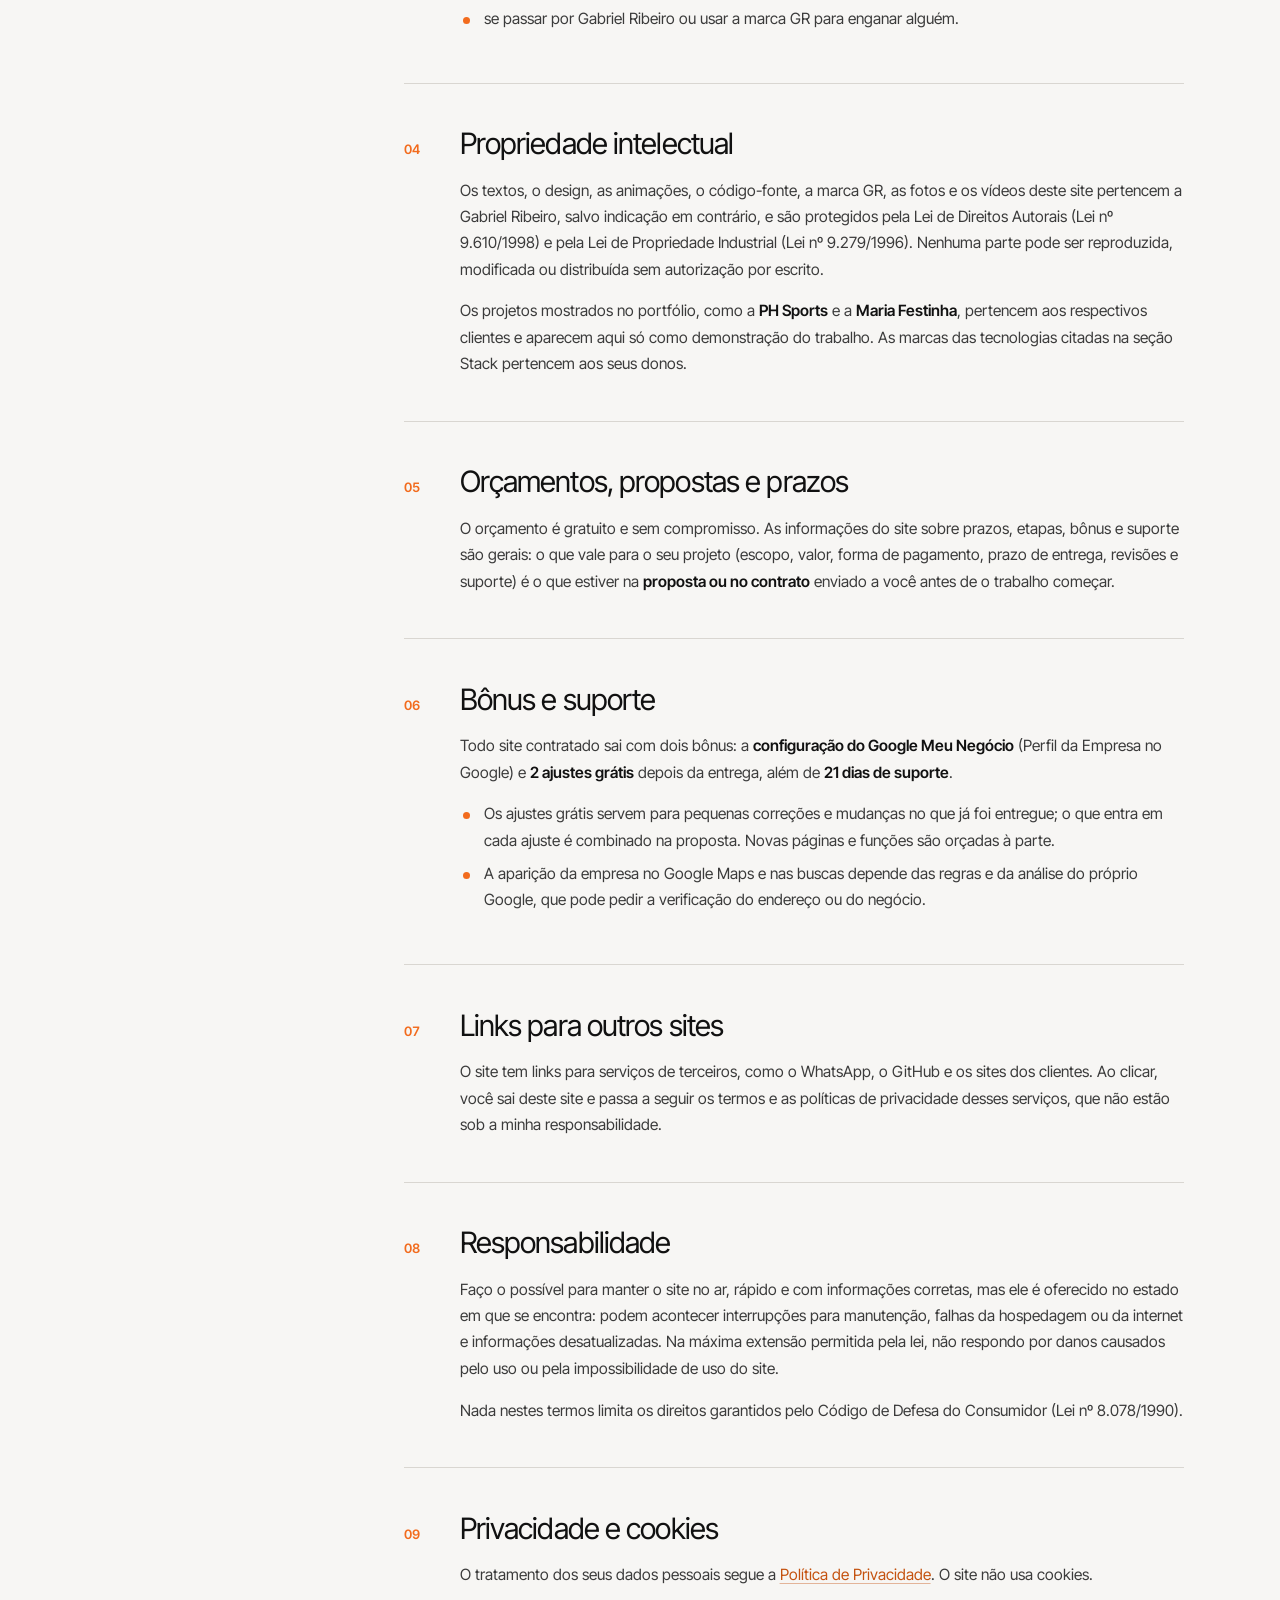
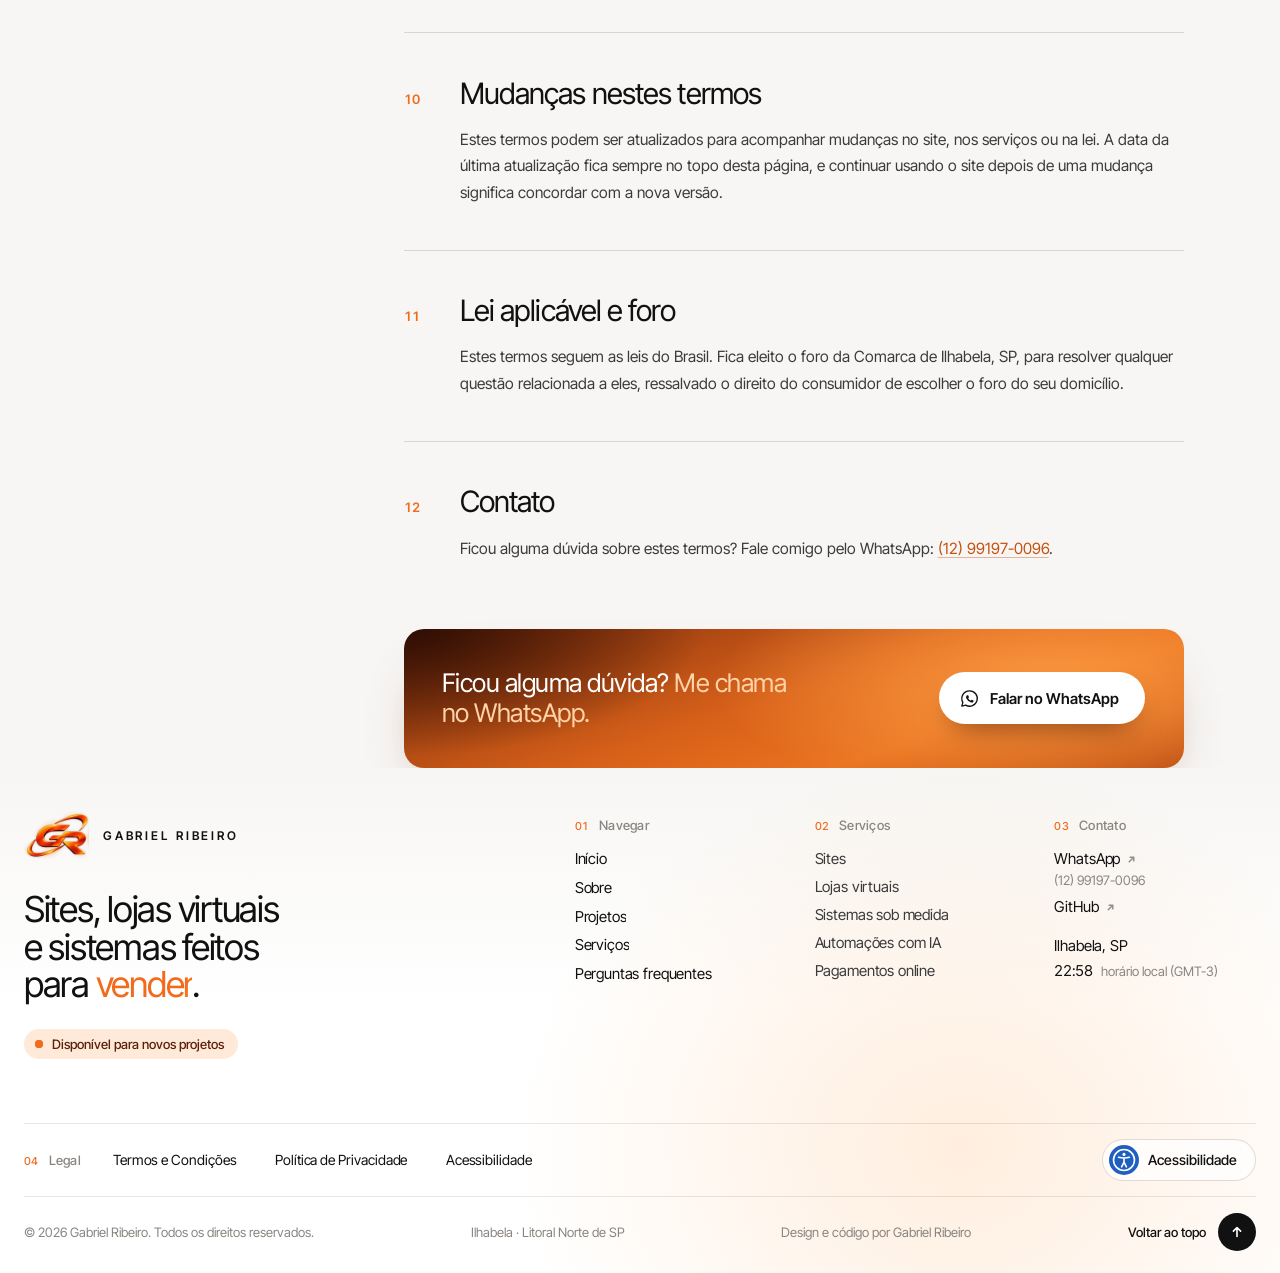
<file: termos.html>
<!doctype html>
<html lang="pt-BR">
<head>
  <meta charset="utf-8">
  <meta name="viewport" content="width=device-width, initial-scale=1">
  <!-- site só com tema próprio: o modo escuro automático do Samsung Internet e do Chrome do Android não troca as cores -->
  <meta name="color-scheme" content="only light">
  <meta name="theme-color" content="#c4520f">
  <!-- endereço oficial desta página (o Google junta aqui as outras formas do link) -->
  <link rel="canonical" href="https://gabrielribeiroweb.com.br/termos.html">
  <title>Termos e Condições • Gabriel Ribeiro</title>
  <meta name="description" content="As regras para usar o site de Gabriel Ribeiro, desenvolvedor web, e o que vale quando você pede um orçamento.">
  <meta property="og:type" content="website">
  <meta property="og:locale" content="pt_BR">
  <meta property="og:site_name" content="Gabriel Ribeiro">
  <meta property="og:title" content="Termos e Condições • Gabriel Ribeiro">
  <meta property="og:description" content="As regras para usar o site de Gabriel Ribeiro, desenvolvedor web, e o que vale quando você pede um orçamento.">
  <meta property="og:image" content="https://gabrielribeiroweb.com.br/img/og-gabriel-ribeiro-v2.jpg">
  <meta property="og:url" content="https://gabrielribeiroweb.com.br/termos.html">
  <meta property="og:image:type" content="image/jpeg">
  <meta property="og:image:width" content="1200">
  <meta property="og:image:height" content="630">
  <meta property="og:image:alt" content="Gabriel Ribeiro, desenvolvedor web: Sites que vendem. Sistemas que funcionam.">
  <meta name="twitter:card" content="summary_large_image">
  <meta name="twitter:title" content="Termos e Condições • Gabriel Ribeiro">
  <meta name="twitter:description" content="As regras para usar o site de Gabriel Ribeiro, desenvolvedor web, e o que vale quando você pede um orçamento.">
  <meta name="twitter:image" content="https://gabrielribeiroweb.com.br/img/og-gabriel-ribeiro-v2.jpg">
  <link rel="icon" href="img/favicon-32.png" sizes="32x32" type="image/png">
  <link rel="icon" href="img/favicon.svg" type="image/svg+xml">
  <link rel="apple-touch-icon" href="img/apple-touch-icon.png">
  <link rel="preload" as="font" type="font/woff2" href="fonts/inter-tight-latin.woff2" crossorigin>
  <!-- primeiro de tudo: recarregar volta ao topo e o modo leve para aparelhos fracos -->
  <script src="js/desempenho.js"></script>
  <link rel="stylesheet" href="css/style.css">
  <link rel="stylesheet" href="css/legal.css">
  <script src="js/legal.js" defer></script>
</head>
<body class="doc-page">

<!-- Documento legal (gerado no mesmo molde de termos.html e privacidade.html):
     topo no gradiente da hero, índice que acompanha a leitura (js/legal.js) e o rodapé do site -->
<header class="doc-hero">
  <svg class="doc-art" viewBox="0 0 100 100" aria-hidden="true" focusable="false"><path d="M28 8h32l16 16v64a4 4 0 0 1-4 4H28a4 4 0 0 1-4-4V12a4 4 0 0 1 4-4z"/><path d="M60 8v12a4 4 0 0 0 4 4h12"/><path d="M33 38h34M33 47h34M33 56h22"/><circle cx="63" cy="74" r="9"/><path d="M59 74.2l2.8 2.8 5-5.4"/></svg>
  <div class="doc-in">
    <div class="doc-top">
      <a class="doc-brand logo" href="index.html" aria-label="Gabriel Ribeiro, voltar ao site">
        <!-- a mesma marca da hero: três recortes da imagem (o hover ou toque redesenha o GR), brilho que corre e cursor -->
        <img class="logo-mark lg-gr" src="img/logo-gabriel-ribeiro-540.webp" alt="" width="900" height="299" decoding="async" fetchpriority="high">
        <img class="logo-mark lg-bar" src="img/logo-gabriel-ribeiro-540.webp" alt="" width="900" height="299" decoding="async">
        <img class="logo-mark lg-name" src="img/logo-gabriel-ribeiro-540.webp" alt="" width="900" height="299" decoding="async">
        <span class="logo-shine" aria-hidden="true"><i></i></span>
        <span class="lg-cursor" aria-hidden="true"></span>
      </a>
      <nav class="doc-tabs" aria-label="Documentos">
        <a href="termos.html" aria-current="page">Termos</a>
        <a href="privacidade.html">Privacidade</a>
        <a href="acessibilidade.html">Acessibilidade</a>
      </nav>
      <a class="doc-back" href="index.html" aria-label="Voltar ao site"><i aria-hidden="true"><svg viewBox="0 0 20 20"><path d="M15 10H5M9 6l-4 4 4 4"/></svg></i><span>Voltar ao site</span></a>
    </div>
    <div class="doc-head">
      <p class="doc-kicker"><b>(Legal)</b><i aria-hidden="true"></i>Regras de uso do site</p>
      <h1 class="doc-title">Termos e <em>Condições</em></h1>
      <p class="doc-lead">As regras para usar este site e o que vale quando você pede um orçamento. Escrito de forma direta, sem juridiquês desnecessário.</p>
      <ul class="doc-meta">
        <li><svg viewBox="0 0 16 16" aria-hidden="true"><rect x="2.5" y="3.5" width="11" height="10" rx="2"/><path d="M2.5 6.5h11M5.5 2v3M10.5 2v3"/></svg>Última atualização: <time datetime="2026-11-11">11 de novembro de 2026</time></li>
        <li><svg viewBox="0 0 16 16" aria-hidden="true"><circle cx="8" cy="8" r="5.5"/><path d="M8 5v3l2 1.5"/></svg>Leitura de 4 min</li>
      </ul>
    </div>
  </div>
</header>

<main class="doc">
  <div class="doc-in doc-grid">
    <nav class="doc-toc" aria-labelledby="toc-t">
      <p class="doc-toc-t" id="toc-t">Nesta página</p>
      <ol>
        <li><a href="#aceitacao"><b>01</b>Aceitação dos termos</a></li>
        <li><a href="#o-site"><b>02</b>O que este site oferece</a></li>
        <li><a href="#uso"><b>03</b>Uso permitido</a></li>
        <li><a href="#propriedade"><b>04</b>Propriedade intelectual</a></li>
        <li><a href="#orcamentos"><b>05</b>Orçamentos, propostas e prazos</a></li>
        <li><a href="#bonus"><b>06</b>Bônus e suporte</a></li>
        <li><a href="#links"><b>07</b>Links para outros sites</a></li>
        <li><a href="#responsabilidade"><b>08</b>Responsabilidade</a></li>
        <li><a href="#privacidade"><b>09</b>Privacidade e cookies</a></li>
        <li><a href="#alteracoes"><b>10</b>Mudanças nestes termos</a></li>
        <li><a href="#foro"><b>11</b>Lei aplicável e foro</a></li>
        <li><a href="#contato"><b>12</b>Contato</a></li>
      </ol>
    </nav>

    <article class="doc-body">
      <section class="doc-summary" aria-labelledby="resumo-t">
        <h2 id="resumo-t"><i aria-hidden="true"></i>Em poucas palavras</h2>
        <ul>
          <li>Este é o site profissional de <strong>Gabriel Ribeiro</strong>, desenvolvedor web full stack em Ilhabela, SP.</li>
          <li>Os textos, o design, o código e a marca GR são protegidos por direitos autorais.</li>
          <li>Prazos, valores e bônus valem do jeito que estiverem na <strong>proposta enviada para você</strong>.</li>
          <li>O orçamento é gratuito e sem compromisso. Dúvidas? Me chama no WhatsApp.</li>
        </ul>
      </section>

      <section class="doc-sec" id="aceitacao" aria-labelledby="aceitacao-t">
        <h2 id="aceitacao-t"><b>01</b>Aceitação dos termos</h2>
        <p>Estes Termos e Condições regulam o uso deste site, mantido por Gabriel Ribeiro, desenvolvedor web full stack com atuação em Ilhabela, SP. Ao navegar pelo site, você declara que leu e concorda com eles. Se não concordar, por favor, não use o site.</p>
      </section>
      <section class="doc-sec" id="o-site" aria-labelledby="o-site-t">
        <h2 id="o-site-t"><b>02</b>O que este site oferece</h2>
        <p>O site apresenta o meu trabalho: criação de sites, lojas virtuais, sistemas sob medida, automações com IA e pagamentos online, além de projetos que já estão no ar. Ele tem caráter informativo e <strong>não faz vendas nem cobranças</strong>. O contato e os orçamentos acontecem pelo WhatsApp.</p>
      </section>
      <section class="doc-sec" id="uso" aria-labelledby="uso-t">
        <h2 id="uso-t"><b>03</b>Uso permitido</h2>
        <p>Você pode navegar, ler e compartilhar os links do site à vontade. Não é permitido:</p>
        <ul>
          <li>usar o site para qualquer fim ilegal ou que viole direitos de outras pessoas;</li>
          <li>tentar acessar áreas restritas, sobrecarregar ou atrapalhar o funcionamento do site e da hospedagem;</li>
          <li>copiar o conteúdo de forma automatizada (robôs, raspagem de dados) para fins comerciais;</li>
          <li>se passar por Gabriel Ribeiro ou usar a marca GR para enganar alguém.</li>
        </ul>
      </section>
      <section class="doc-sec" id="propriedade" aria-labelledby="propriedade-t">
        <h2 id="propriedade-t"><b>04</b>Propriedade intelectual</h2>
        <p>Os textos, o design, as animações, o código-fonte, a marca GR, as fotos e os vídeos deste site pertencem a Gabriel Ribeiro, salvo indicação em contrário, e são protegidos pela Lei de Direitos Autorais (Lei nº 9.610/1998) e pela Lei de Propriedade Industrial (Lei nº 9.279/1996). Nenhuma parte pode ser reproduzida, modificada ou distribuída sem autorização por escrito.</p>
        <p>Os projetos mostrados no portfólio, como a <strong>PH Sports</strong> e a <strong>Maria Festinha</strong>, pertencem aos respectivos clientes e aparecem aqui só como demonstração do trabalho. As marcas das tecnologias citadas na seção Stack pertencem aos seus donos.</p>
      </section>
      <section class="doc-sec" id="orcamentos" aria-labelledby="orcamentos-t">
        <h2 id="orcamentos-t"><b>05</b>Orçamentos, propostas e prazos</h2>
        <p>O orçamento é gratuito e sem compromisso. As informações do site sobre prazos, etapas, bônus e suporte são gerais: o que vale para o seu projeto (escopo, valor, forma de pagamento, prazo de entrega, revisões e suporte) é o que estiver na <strong>proposta ou no contrato</strong> enviado a você antes de o trabalho começar.</p>
      </section>
      <section class="doc-sec" id="bonus" aria-labelledby="bonus-t">
        <h2 id="bonus-t"><b>06</b>Bônus e suporte</h2>
        <p>Todo site contratado sai com dois bônus: a <strong>configuração do Google Meu Negócio</strong> (Perfil da Empresa no Google) e <strong>2 ajustes grátis</strong> depois da entrega, além de <strong>21 dias de suporte</strong>.</p>
        <ul>
          <li>Os ajustes grátis servem para pequenas correções e mudanças no que já foi entregue; o que entra em cada ajuste é combinado na proposta. Novas páginas e funções são orçadas à parte.</li>
          <li>A aparição da empresa no Google Maps e nas buscas depende das regras e da análise do próprio Google, que pode pedir a verificação do endereço ou do negócio.</li>
        </ul>
      </section>
      <section class="doc-sec" id="links" aria-labelledby="links-t">
        <h2 id="links-t"><b>07</b>Links para outros sites</h2>
        <p>O site tem links para serviços de terceiros, como o WhatsApp, o GitHub e os sites dos clientes. Ao clicar, você sai deste site e passa a seguir os termos e as políticas de privacidade desses serviços, que não estão sob a minha responsabilidade.</p>
      </section>
      <section class="doc-sec" id="responsabilidade" aria-labelledby="responsabilidade-t">
        <h2 id="responsabilidade-t"><b>08</b>Responsabilidade</h2>
        <p>Faço o possível para manter o site no ar, rápido e com informações corretas, mas ele é oferecido no estado em que se encontra: podem acontecer interrupções para manutenção, falhas da hospedagem ou da internet e informações desatualizadas. Na máxima extensão permitida pela lei, não respondo por danos causados pelo uso ou pela impossibilidade de uso do site.</p>
        <p>Nada nestes termos limita os direitos garantidos pelo Código de Defesa do Consumidor (Lei nº 8.078/1990).</p>
      </section>
      <section class="doc-sec" id="privacidade" aria-labelledby="privacidade-t">
        <h2 id="privacidade-t"><b>09</b>Privacidade e cookies</h2>
        <p>O tratamento dos seus dados pessoais segue a <a href="privacidade.html">Política de Privacidade</a>. O site não usa cookies.</p>
      </section>
      <section class="doc-sec" id="alteracoes" aria-labelledby="alteracoes-t">
        <h2 id="alteracoes-t"><b>10</b>Mudanças nestes termos</h2>
        <p>Estes termos podem ser atualizados para acompanhar mudanças no site, nos serviços ou na lei. A data da última atualização fica sempre no topo desta página, e continuar usando o site depois de uma mudança significa concordar com a nova versão.</p>
      </section>
      <section class="doc-sec" id="foro" aria-labelledby="foro-t">
        <h2 id="foro-t"><b>11</b>Lei aplicável e foro</h2>
        <p>Estes termos seguem as leis do Brasil. Fica eleito o foro da Comarca de Ilhabela, SP, para resolver qualquer questão relacionada a eles, ressalvado o direito do consumidor de escolher o foro do seu domicílio.</p>
      </section>
      <section class="doc-sec" id="contato" aria-labelledby="contato-t">
        <h2 id="contato-t"><b>12</b>Contato</h2>
        <p>Ficou alguma dúvida sobre estes termos? Fale comigo pelo WhatsApp: <a href="https://wa.me/5512991970096" target="_blank" rel="noopener">(12) 99197-0096</a>.</p>
      </section>

      <div class="doc-cta">
        <p>Ficou alguma dúvida? <span>Me chama no WhatsApp.</span></p>
        <a class="doc-wa" href="https://wa.me/5512991970096" target="_blank" rel="noopener"><svg viewBox="0 0 24 24" aria-hidden="true"><path d="M12 3.2a8.8 8.8 0 00-7.6 13.2L3.2 20.8l4.5-1.2A8.8 8.8 0 1012 3.2z"/><path class="fill" d="M9 8.6c.2-.4.4-.4.6-.4h.5c.2 0 .4 0 .5.4l.7 1.6c.1.2 0 .4-.1.6l-.5.6c-.1.1-.2.3 0 .5.6 1 1.4 1.8 2.5 2.4.2.1.4.1.5 0l.6-.7c.2-.2.3-.2.5-.1l1.6.8c.2.1.3.2.3.4 0 .5-.2 1.2-.7 1.5-.6.4-1.5.6-2.6.2a9.6 9.6 0 01-4.8-4.2c-.6-1-.6-1.9-.4-2.6.1-.4.3-.8.8-1z"/></svg>Falar no WhatsApp</a>
      </div>
    </article>
  </div>
</main>

<footer class="site-footer" aria-labelledby="ft-heading">
  <div class="ft-in">
    <div class="ft-top">
      <div class="ft-brand" data-ft>
        <a class="ft-logo" href="index.html" aria-label="Gabriel Ribeiro, voltar ao site">
          <img class="ft-gr" src="img/logo-gr.webp" alt="" width="324" height="240" loading="lazy" decoding="async">
          <span class="ft-name">Gabriel Ribeiro</span>
        </a>
        <h2 class="ft-statement" id="ft-heading">Sites, lojas virtuais e sistemas feitos para <em>vender</em>.</h2>
        <p class="ft-status"><i aria-hidden="true"></i>Disponível para novos projetos</p>
      </div>

      <div class="ft-cols">
        <nav class="ft-col" aria-labelledby="ft-nav" data-ft>
          <h3 class="ft-title" id="ft-nav"><b>01</b>Navegar</h3>
          <ul>
            <li><a class="ft-link" href="index.html"><span data-t="Início">Início</span></a></li>
            <li><a class="ft-link" href="index.html#sobre"><span data-t="Sobre">Sobre</span></a></li>
            <li><a class="ft-link" href="index.html#projetos"><span data-t="Projetos">Projetos</span></a></li>
            <li><a class="ft-link" href="index.html#servicos"><span data-t="Serviços">Serviços</span></a></li>
            <li><a class="ft-link" href="index.html#faq"><span data-t="Perguntas frequentes">Perguntas frequentes</span></a></li>
          </ul>
        </nav>

        <div class="ft-col" data-ft>
          <h3 class="ft-title"><b>02</b>Serviços</h3>
          <ul class="ft-plain">
            <li>Sites</li>
            <li>Lojas virtuais</li>
            <li>Sistemas sob medida</li>
            <li>Automações com IA</li>
            <li>Pagamentos online</li>
          </ul>
        </div>

        <div class="ft-col" data-ft>
          <h3 class="ft-title"><b>03</b>Contato</h3>
          <ul>
            <li><a class="ft-link" href="https://wa.me/5512991970096" target="_blank" rel="noopener"><span data-t="WhatsApp">WhatsApp</span><svg class="ft-ext" viewBox="0 0 12 12" aria-hidden="true"><path d="M3.5 8.5l5-5M4.5 3.5h4v4"/></svg></a><small>(12) 99197-0096</small></li>
            <li><a class="ft-link" href="https://github.com/GabrielRibeiro10" target="_blank" rel="noopener"><span data-t="GitHub">GitHub</span><svg class="ft-ext" viewBox="0 0 12 12" aria-hidden="true"><path d="M3.5 8.5l5-5M4.5 3.5h4v4"/></svg></a></li>
          </ul>
          <p class="ft-place">Ilhabela, SP<br><span class="ft-clock"><time class="ft-time">--:--</time> <span class="ft-tz">horário local</span></span></p>
        </div>
      </div>
    </div>
  </div>

  <!-- documentos legais (páginas próprias, no mesmo visual do site) -->
  <div class="ft-legal" data-ft>
    <p class="ft-legal-t"><b>04</b>Legal</p>
    <nav aria-label="Documentos legais">
      <ul>
        <li><a class="ft-link" href="termos.html" aria-current="page"><span data-t="Termos e Condições">Termos e Condições</span></a></li>
        <li><a class="ft-link" href="privacidade.html"><span data-t="Política de Privacidade">Política de Privacidade</span></a></li>
        <li><a class="ft-link" href="acessibilidade.html"><span data-t="Acessibilidade">Acessibilidade</span></a></li>
      </ul>
    </nav>
    <!-- símbolo internacional de acessibilidade em destaque (Lei 13.146/2015, art. 63, § 1º), levando à declaração -->
    <a class="ft-a11y" href="acessibilidade.html"><svg class="a11y-sym" viewBox="0 0 24 24" aria-hidden="true"><circle cx="12" cy="12" r="10.5"/><circle class="fill" cx="12" cy="6.4" r="1.55"/><path d="M6.6 9.2c1.9.5 3.6.8 5.4.8s3.5-.3 5.4-.8M12 10v4.2M12 14.2l-2.4 4.6M12 14.2l2.4 4.6"/></svg><span>Acessibilidade</span></a>
  </div>

  <div class="ft-base">
    <p>© <span class="ft-year">2026</span> Gabriel Ribeiro. Todos os direitos reservados.</p>
    <p>Ilhabela · Litoral Norte de SP</p>
    <p>Design e código por Gabriel Ribeiro</p>
    <a class="ft-top-btn" href="#"><span>Voltar ao topo</span><i aria-hidden="true"><svg viewBox="0 0 20 20"><path d="M10 15V5M6 9l4-4 4 4"/></svg></i></a>
  </div>
</footer>
<script src="js/rodape.js" defer></script>

</body>
</html>
</file>
<file: css/style.css>
/* fonte reserva com a mesma largura da Inter Tight (Arial/Roboto ajustadas): enquanto a Inter Tight carrega, o texto
   já ocupa o mesmo espaço e nada "pula" quando ela chega (antes o título das páginas legais quebrava numa linha a
   mais e a página subia 100 px). size-adjust = mediana de 297 textos do site (Inter Tight / Arial); métricas verticais da Inter Tight. */
/* Fontes servidas pelo próprio site (antes vinham do Google Fonts: a página esperava o servidor do Google, DNS +
   conexão + 2 arquivos, antes de aparecer e de rodar a abertura da hero; e o IP do visitante ia para o Google).
   Só o conjunto latino (português inteiro). Inter Tight é variável: um arquivo serve os pesos 400 a 700. */
/* o site tem tema próprio: o modo escuro automático (Samsung Internet, Chrome do Android) não pode trocar as cores
   (sem isto o painel claro da hero ficava escuro). Junto com a <meta name="color-scheme"> das páginas */
:root { color-scheme: only light; }
/* texto só para leitor de tela e Google (não aparece na tela) */
.sr-only { position: absolute !important; width: 1px; height: 1px; padding: 0; margin: -1px; overflow: hidden;
  clip: rect(0 0 0 0); white-space: nowrap; border: 0; }
@font-face { font-family: "Inter Tight"; font-style: normal; font-weight: 100 900; font-display: swap;
  src: url(../fonts/inter-tight-latin.woff2) format("woff2"); }
@font-face { font-family: "Instrument Serif"; font-style: normal; font-weight: 400; font-display: swap;
  src: url(../fonts/instrument-serif-latin.woff2) format("woff2"); }
@font-face { font-family: "Instrument Serif"; font-style: italic; font-weight: 400; font-display: swap;
  src: url(../fonts/instrument-serif-italic-latin.woff2) format("woff2"); }
@font-face {
  font-family: "Inter Tight Fallback";
  src: local("Arial"), local("Helvetica"), local("Liberation Sans"), local("Roboto");
  size-adjust: 95.7%; ascent-override: 101.2%; descent-override: 25.3%; line-gap-override: 0%;
}
/* toque: botões, links e campos respondem na hora e dois toques rápidos NÃO dão zoom (no iPhone, tocar rápido nas
   setas dos Segmentos dava zoom na página). "manipulation" só tira o zoom de toque duplo: o zoom de pinça continua.
   Classes com touch-action próprio (.cracha-hit, .pj-track...) vencem esta regra. */
a, button, [role="button"], input, select, textarea, label, summary { touch-action: manipulation; }

/* Hero B do portfólio do Gabriel: cópia do layout da referência
   (Downloads/02dc17bfa7e203ea4202aab6907b6a12.jpg). Medidas tiradas da referência
   como fração da largura/altura do hero, para o desenho se manter em qualquer tela. */
:root {
  --orange: #f26b1d;
  --orange-2: #ff9536;
  --ink: #111111;
  --muted: #3b3b3b;
  --panel: #f7f6f4;
  --card: #f1efec;
  --font: "Inter Tight", "Inter Tight Fallback", "Inter", system-ui, -apple-system, "Segoe UI", sans-serif;
}
*, *::before, *::after { box-sizing: border-box; }
html, body { margin: 0; }
body { background: #e9e5e0; font-family: var(--font); color: var(--ink); -webkit-font-smoothing: antialiased; }
a { color: inherit; text-decoration: none; }

/* ---------- Moldura ---------- */
/* o hero ocupa a tela inteira (largura e altura da janela); as medidas em cqw/cqh
   acompanham a tela, seja qual for a proporção dela */
.hero {
  position: relative; overflow: hidden; isolation: isolate;
  width: 100%; height: 100vh; height: 100svh;
  min-width: 860px; min-height: 560px;
  container-type: size;   /* cqw/cqh = % da largura/altura do hero */
}

/* ---------- Fundo laranja com os arcos ---------- */
.hero-bg {
  position: absolute; inset: 0; z-index: -2;
  background:
    radial-gradient(42cqw 62cqh at 50% 50%, rgba(255, 160, 70, .95) 0%, rgba(246, 122, 36, .75) 38%, rgba(240, 110, 30, 0) 72%),
    radial-gradient(58cqw 70cqh at 0% 0%, #240a03 0%, rgba(60, 18, 5, .85) 30%, rgba(60, 18, 5, 0) 68%),
    radial-gradient(50cqw 50cqh at 0% 100%, rgba(90, 28, 6, .55) 0%, rgba(90, 28, 6, 0) 70%),
    linear-gradient(160deg, #7a2a0a 0%, #d8611a 42%, #e9721f 62%, #b9480f 100%);
}
/* arcos grandes por trás da cabeça, como na referência */
.hero-bg::after {
  content: ""; position: absolute; border-radius: 50%;
}
.hero-bg::after {
  width: 40cqw; height: 40cqw; left: 2cqw; top: 38cqh;
  background: radial-gradient(circle, rgba(255, 170, 80, .22) 0%, rgba(255, 170, 80, 0) 62%);
}

/* ---------- Logo ---------- */
/* Imagem da marca (GR + Gabriel Ribeiro) em três recortes que se encaixam sem emenda: GR (0–44,9%), fio
   (44,9–49%) e nome (49–100%). Os mesmos efeitos da marca antiga: abertura em etapas (js/main.js), degradê
   branco → pêssego → laranja correndo em loop, cursor laranja piscando depois do nome e, no hover, o GR se redesenha. */
.logo {
  position: absolute; left: 2.9cqw; top: 3.4cqh; z-index: 5;
  display: block; height: clamp(40px, 6.2cqh, 60px);
}
.logo-mark { display: block; height: 100%; width: auto; }
.lg-gr { clip-path: inset(0 55.1% 0 0); }
.lg-bar, .lg-name { position: absolute; left: 0; top: 0; }
.lg-bar { clip-path: inset(0 51% 0 44.9%); transform-origin: 46.9% 50%; }
.lg-name { clip-path: inset(0 0 0 49%); }
.logo-shine {
  position: absolute; inset: 0; pointer-events: none; overflow: hidden;
  -webkit-mask: url(../img/logo-gabriel-ribeiro-540.webp) 0 0 / 100% 100% no-repeat;
          mask: url(../img/logo-gabriel-ribeiro-540.webp) 0 0 / 100% 100% no-repeat;
  mix-blend-mode: screen; opacity: .3;
}
/* a faixa de luz é desenhada uma vez (3x a largura da logo) e só desliza (transform, feito pela placa de vídeo).
   Antes o brilho andava mudando background-position: a logo era repintada a cada quadro, com máscara e sombras */
.logo-shine i {
  position: absolute; left: 0; top: 0; width: 300%; height: 100%; will-change: transform;
  background: linear-gradient(105deg, transparent 30%, rgba(255, 255, 255, .9) 42%, rgba(255, 210, 168, .9) 47%, rgba(255, 149, 54, .85) 50%, rgba(255, 210, 168, .9) 53%, rgba(255, 255, 255, .9) 58%, transparent 70%);
  animation: lg-shine 4s linear infinite;
}
/* cursor de terminal depois de "GABRIEL", na linha de base do nome */
.lg-cursor {
  position: absolute; left: 100.4%; top: 50.5%; width: 2.6%; height: 5.2%; border-radius: 1px;
  background: var(--orange-2); box-shadow: 0 0 6px rgba(255, 149, 54, .9); animation: lg-blink 1.1s steps(1) infinite;
}
@keyframes lg-shine { 0% { transform: translateX(-66.667%); } 100% { transform: translateX(0); } }   /* = background-position 100% → 0% */
@keyframes lg-blink { 0%, 49% { opacity: 1; } 50%, 100% { opacity: 0; } }
@keyframes lg-redraw { from { clip-path: inset(0 100% 0 0); } to { clip-path: inset(0 55.1% 0 0); } }
/* .is-drawing: posta pelo js/main.js ao passar o mouse ou tocar e tirada só quando o desenho termina (não recomeça no meio) */
.logo.is-drawing .lg-gr { animation: lg-redraw .8s cubic-bezier(.65, 0, .35, 1) both; }
/* na abertura a marca não reage a seta nem dedo (nem o brilho do hover): só depois de pousar no topo */
.gsap-loading .logo, .logo.logo-wait { pointer-events: none; }
.logo:focus-visible { outline: 2px solid #fff; outline-offset: 6px; border-radius: 6px; }
@media (prefers-reduced-motion: reduce) { .logo-shine i { animation: none; } .logo-shine { opacity: 0; } .lg-cursor, .logo.is-drawing .lg-gr { animation: none; } }
.is-off :is(.logo-shine, .lg-cursor), html.leve .logo-shine { animation-play-state: paused; }
/* reflexo único da abertura: faixa clara que atravessa a logo uma vez (recortada pela própria imagem) */
.lg-flash {
  position: absolute; inset: 0; pointer-events: none; overflow: hidden;
  -webkit-mask: url(../img/logo-gabriel-ribeiro-540.webp) 0 0 / 100% 100% no-repeat;
          mask: url(../img/logo-gabriel-ribeiro-540.webp) 0 0 / 100% 100% no-repeat;
  mix-blend-mode: screen; opacity: .45;   /* reflexo da abertura mais discreto */
}
.lg-flash i { position: absolute; inset: 0; transform: translateX(-100%); background: linear-gradient(105deg, transparent 28%, rgba(255, 236, 200, .55) 42%, #fff 50%, rgba(255, 236, 200, .55) 58%, transparent 72%); }

/* ---------- Abertura da marca: fundo abstrato em camadas ----------
   Mesmo laranja da hero na base + três formas curvas grandes (vermelho, laranja e amarelo) que surgem e se movem
   devagar em ritmos diferentes (profundidade). No fim se abre do centro (máscara com --r) e as camadas se afastam
   crescendo. Escondido por padrão: só o js/main.js mostra, durante a abertura. */
.gr-open {
  display: none; position: absolute; inset: 0; z-index: 8; overflow: hidden; pointer-events: none;
  background:
    radial-gradient(42cqw 62cqh at 50% 50%, rgba(255, 160, 70, .95) 0%, rgba(246, 122, 36, .75) 38%, rgba(240, 110, 30, 0) 72%),
    radial-gradient(58cqw 70cqh at 0% 0%, #240a03 0%, rgba(60, 18, 5, .85) 30%, rgba(60, 18, 5, 0) 68%),
    linear-gradient(160deg, #7a2a0a 0%, #d8611a 42%, #e9721f 62%, #b9480f 100%);
  --r: -30; --cy: 50%;
  -webkit-mask-image: radial-gradient(circle at 50% var(--cy), transparent calc(var(--r) * 1%), #000 calc(var(--r) * 1% + 24%));
          mask-image: radial-gradient(circle at 50% var(--cy), transparent calc(var(--r) * 1%), #000 calc(var(--r) * 1% + 24%));
}
.gsap-loading .gr-open { display: block; }   /* já cobre a hero antes do js/main.js (as formas chegam depois) */
.gsap-loading .gr-open__l { opacity: 0; }
.gr-open__l { position: absolute; inset: -30%; will-change: transform, opacity; }
.gr-open__l1 { background:
  radial-gradient(38% 34% at 34% 70%, rgba(255, 190, 40, .85), rgba(255, 150, 20, 0) 70%),
  radial-gradient(circle at 22% 96%, transparent 30%, rgba(255, 128, 28, .6) 33%, rgba(255, 128, 28, 0) 46%); }
.gr-open__l2 { background:
  radial-gradient(34% 32% at 78% 26%, rgba(140, 22, 6, .7), rgba(140, 22, 6, 0) 70%),
  radial-gradient(circle at 86% 4%, transparent 28%, rgba(196, 40, 10, .55) 31%, rgba(196, 40, 10, 0) 44%); }
.gr-open__l3 { background:
  radial-gradient(26% 26% at 60% 56%, rgba(255, 220, 130, .45), rgba(255, 220, 130, 0) 70%),
  radial-gradient(circle at 102% 92%, transparent 24%, rgba(255, 96, 24, .5) 27%, rgba(255, 96, 24, 0) 38%); }
/* laranja mais fraco com sombra preta por cima das formas (mais escuro nas bordas, como uma vinheta) */
.gr-open::after {
  content: ""; position: absolute; inset: 0; pointer-events: none;
  background:
    radial-gradient(ellipse 75% 70% at 50% 50%, rgba(0, 0, 0, 0) 0%, rgba(0, 0, 0, .55) 100%),
    rgba(10, 4, 2, .38);
}

/* ---------- Textos da esquerda ---------- */
.intro { position: absolute; left: 5.2cqw; top: 18cqh; z-index: 4; color: #fff; }
.tag {
  display: inline-flex; align-items: center; gap: .45em; margin: 0;
  padding: .55em 1.1em; border: 1px solid rgba(255, 255, 255, .75); border-radius: 999px;
  font-size: clamp(11px, 1.05cqw, 15px); font-weight: 500; letter-spacing: .01em;
  background: rgba(255, 255, 255, .06);
}
.tag span { opacity: .9; }
.intro h1 {
  margin: 2.6cqh 0 0; font-weight: 400; color: #fff;
  font-size: clamp(36px, 7.2cqh, 84px); line-height: .95; letter-spacing: -.035em;   /* título de 4 linhas: menor que o de 3 */
}
.btn-work {
  display: inline-flex; align-items: center; justify-content: center;
  margin-top: 5.2cqh; width: 17.3cqw; height: 8cqh; min-width: 170px; min-height: 48px;
  border-radius: 999px; background: #fff; color: var(--ink);
  font-size: clamp(14px, 1.35cqw, 19px); font-weight: 500;
  box-shadow: 0 12px 30px -14px rgba(60, 18, 5, .7);
  transition: transform .25s ease, box-shadow .25s ease;
}
.btn-work:hover { transform: translateY(-2px); box-shadow: 0 18px 34px -14px rgba(60, 18, 5, .8); }

.stats { position: absolute; left: -.3cqw; top: calc(75.6cqh - 18cqh); display: flex; gap: 1.2cqw; }
.stat {
  position: relative; width: 10cqw; height: 15.3cqh; min-width: 104px; min-height: 104px;
  padding: 1.3cqh 1.1cqw; border-radius: 8px; background: #fff; color: var(--ink);
  display: flex; flex-direction: column; justify-content: space-between;
  box-shadow: 0 14px 30px -18px rgba(50, 14, 3, .65);
}
.stat p { margin: 0; font-size: clamp(10px, .9cqw, 13px); font-weight: 500; }
.stat strong { font-size: clamp(26px, min(3.6cqw, 5cqh), 50px); font-weight: 400; letter-spacing: -.02em; line-height: 1; }
.stat-ico {
  position: absolute; top: 1.2cqh; right: .9cqw; width: 1.9cqh; height: 1.9cqh; min-width: 15px; min-height: 15px;
  border-radius: 50%; background: var(--orange); display: grid; place-items: center;
}
.stat-ico svg { width: 70%; height: 70%; fill: none; stroke: #fff; stroke-width: 1.8; stroke-linecap: round; stroke-linejoin: round; }

/* ---------- Painel claro da direita ---------- */
/* sem z-index próprio: assim o card da citação (z-index 3) fica na frente da foto (2),
   como na referência, e o resto do painel fica atrás dela */
.panel {
  position: absolute;
  /* embaixo: os 36px que a seção Sobre sobe por cima + o mesmo respiro das laterais */
  left: 50.4cqw; top: 2.2cqh; right: 1.6cqw; bottom: calc(36px + 1.6cqw);
  border-radius: 16px; background: var(--panel);
}
.nav { position: absolute; top: 3.2cqh; right: 3.4cqw; display: flex; gap: 4.4cqw; z-index: 6; }
.nav a { font-size: clamp(12px, 1.2cqw, 17px); font-weight: 500; color: var(--ink); transition: color .2s; }
.nav a:hover { color: var(--orange); }

/* fontes limitadas por min(cqw, cqh): em telas largas e baixas o texto não cresce até
   invadir o card da citação (1cqw na referência = 1,4cqh) */
.pitch { position: absolute; left: 23.7cqw; top: 20cqh; width: 21cqw; }
.badge {
  display: inline-block; padding: .35em .9em; border: 1px solid #1b1b1b; border-radius: 999px;
  font-size: clamp(9px, .75cqw, 12px); font-weight: 500;
}
.pitch-text {
  margin: 2.4cqh 0 0; font-size: clamp(18px, min(2.25cqw, 3.15cqh), 32px); font-weight: 500; line-height: 1.24;
  letter-spacing: -.012em; color: var(--ink);
}
.pitch-text em { font-style: normal; color: var(--orange); }
.pitch-small { margin: 3cqh 0 0; font-size: clamp(11px, min(.95cqw, 1.33cqh), 14px); line-height: 1.45; color: var(--muted); }

.quote-card {
  position: absolute; z-index: 3; margin: 0; left: 23cqw; top: 60.8cqh; width: 21.2cqw; min-height: 27cqh;
  padding: 2.6cqh 1.7cqw; border-radius: 12px; background: var(--card);
  /* sombra em camadas (contorno fino + perto + longe, mais forte embaixo): o card descola do painel */
  box-shadow:
    0 0 0 1px rgba(30, 20, 10, .05),
    0 2px 4px rgba(30, 20, 10, .05),
    0 10px 20px -6px rgba(30, 20, 10, .12),
    0 28px 56px -18px rgba(30, 20, 10, .28);
}
.quote-head { display: flex; align-items: center; gap: .9cqw; }
.quote-head img { width: 5.2cqh; height: 5.2cqh; min-width: 34px; min-height: 34px; border-radius: 6px; object-fit: cover; }
.quote-head strong { display: block; font-size: clamp(11px, .95cqw, 14px); font-weight: 600; }
.quote-head span { display: block; margin-top: .15em; font-size: clamp(10px, .85cqw, 13px); color: #6b6b6b; }
.quote-card blockquote {
  margin: 2.8cqh 0 0; font-size: clamp(16px, min(1.95cqw, 2.73cqh), 28px); font-weight: 500; line-height: 1.2; letter-spacing: -.012em;
}

/* ---------- Foto recortada (na frente do painel) ---------- */
/* cabeça e ombros com o mesmo tamanho e lugar da referência: cabelo a ~6,7% do topo,
   rosto (cabelo ao queixo) em ~47% da altura, centro do cabelo a ~53% da largura */
/* centrada em 48cqw (como na referência), para não sair do lugar em telas mais largas */
.person {
  position: absolute; z-index: 2; left: 48cqw; transform: translateX(-50%); bottom: -10cqh; height: 117.5cqh; aspect-ratio: 1024 / 1536;
  pointer-events: none;
  /* os ombros encostam nas laterais da foto original (corte reto): da metade para baixo o
     corpo ganha um contorno arredondado dos dois lados. A cabeça (metade de cima) fica inteira.
     Vale também para o celular. */
  -webkit-mask-image: linear-gradient(to bottom, #000 52%, transparent 52.5%), radial-gradient(ellipse 44% 52% at 54% 84%, #000 99.6%, transparent 100%);
          mask-image: linear-gradient(to bottom, #000 52%, transparent 52.5%), radial-gradient(ellipse 44% 52% at 54% 84%, #000 99.6%, transparent 100%);
  -webkit-mask-repeat: no-repeat; mask-repeat: no-repeat;   /* sem isso, um fio do lado direito aparecia na borda esquerda */
}
.person img { display: block; width: 100%; height: 100%; }
/* luz laranja na pessoa (a foto original é de estúdio, cinza): já vem pintada na própria foto
   (img/gabriel-hero.webp), com o mesmo degradê de antes (105deg, laranja à esquerda, escuro à direita, soft-light,
   só onde há pessoa). Antes era uma camada com mix-blend-mode + máscara por cima da foto: em placa de vídeo de verdade
   (e no Safari do iPhone) a mistura saía em degraus de cor e emendas, que viravam listras de sombra no rosto. */

/* ---------- Redes sociais ---------- */
.socials { position: absolute; z-index: 6; left: 48.3cqw; top: 82.5cqh; transform: translateX(-50%); display: flex; gap: .9cqw; }
.socials a {
  width: 4.5cqh; height: 4.5cqh; min-width: 34px; min-height: 34px; border-radius: 50%;
  border: 1px solid rgba(255, 255, 255, .85); display: grid; place-items: center;
  background: rgba(20, 8, 4, .22);   /* sem vidro fosco: as redes andam com o parallax e o desfoque seria refeito a cada quadro */
  transition: background .2s, transform .2s;
}
.socials a:hover { background: rgba(255, 255, 255, .18); transform: translateY(-2px); }
.socials svg { width: 46%; height: 46%; fill: none; stroke: #fff; stroke-width: 1.6; }
.socials svg .fill { fill: #fff; stroke: none; }

/* ---------- Celular e tablet: mesma composição do PC ---------- */
/* a hero ocupa a primeira tela (--stage): título no alto, foto no meio, botão e números
   embaixo à esquerda, redes à direita, menu ao lado do logo. O painel claro (apresentação
   e citação) vem logo depois, como o painel da direita no PC.
   Vale também para celular deitado (pouca altura), mesmo os mais largos que 860px, e para qualquer tela em pé
   (tablet grande como o iPad Pro, monitor vertical): no layout de PC a foto cobria o título e o painel. */
@media (max-width: 860px), (max-aspect-ratio: 4/5), (orientation: landscape) and (max-height: 500px) and (max-width: 1000px) {
  body { display: block; place-items: normal; }   /* sem centralizar: o hero (container-type) encolhia para 0 */
  /* container-type normal: cqw/cqh viram medidas da tela (svw/svh), que não mudam quando a
     barra de rolagem aparece. Com o hero como contêiner, a largura dele mudava com a barra,
     a altura do texto mudava junto e o navegador entrava num loop de layout (travava). */
  .hero {
    --stage: max(100svh, 600px);
    width: auto; min-width: 0; height: auto; min-height: 0; container-type: normal; padding-bottom: 12px;
    display: grid; grid-template-columns: 100%; grid-template-rows: var(--stage) auto;
  }
  .intro, .person, .socials { grid-row: 1; grid-column: 1; }
  .panel { grid-row: 2; grid-column: 1; }

  .hero-bg {
    background:
      radial-gradient(70cqw 40svh at 55% 45%, rgba(255, 160, 70, .95) 0%, rgba(246, 122, 36, .7) 40%, rgba(240, 110, 30, 0) 75%),
      radial-gradient(90cqw 45svh at 0% 0%, #240a03 0%, rgba(60, 18, 5, .8) 35%, rgba(60, 18, 5, 0) 70%),
      linear-gradient(170deg, #7a2a0a 0%, #d8611a 35%, #e9721f 60%, #b9480f 100%);
  }
  .logo { height: 34px; left: 16px; top: 16px; }

  /* menu: no alto, à direita do logo (no PC ele fica no alto do painel) */
  /* z-index (funciona em item de grid sem position): a foto sobe por trás do painel na entrada */
  .panel { position: static; z-index: 3; margin: 0 12px; padding: 26px 22px 22px; }
  .nav { position: absolute; top: 26px; right: 20px; gap: 14px; z-index: 6; }
  .nav a { font-size: 13px; color: #fff; }
  .nav a:hover { color: #ffd2ae; }

  /* textos: título no alto; botão e números embaixo, por cima da camisa */
  .intro { position: relative; left: auto; top: auto; z-index: 4; display: flex; flex-direction: column; align-items: flex-start;
    padding: 80px 20px 24px; }
  .intro h1 { font-size: clamp(32px, min(10vw, 5.2svh), 60px); margin-top: 16px; text-shadow: 0 2px 24px rgba(40, 10, 2, .25); }
  .btn-work { width: auto; height: 48px; min-height: 0; padding: 0 30px; margin-top: auto; }
  .stats { position: static; margin-top: 14px; gap: 10px; }
  .stat { width: 112px; height: 98px; min-width: 0; min-height: 0; padding: 11px 12px; }
  .stat p { font-size: 11.5px; }
  .stat strong { font-size: 34px; }
  .stat-ico { top: 11px; right: 10px; width: 16px; height: 16px; }

  /* foto no meio, presa embaixo da primeira tela, sem passar da largura da tela (a foto tem
     2:3, então no máximo 75% da altura da tela). Contorno arredondado dos ombros igual ao PC. */
  .person { position: relative; z-index: 2; left: 50%; bottom: auto; transform: translateX(-50%);
    align-self: end; justify-self: start; width: min(100%, calc(var(--stage) * .5)); height: auto; margin: 0; }

  /* redes: em coluna, embaixo à direita */
  .socials { position: relative; left: auto; top: auto; transform: none; z-index: 6;
    align-self: end; justify-self: end; flex-direction: column; gap: 10px; margin: 0 20px 24px 0; }
  .socials a { width: 42px; height: 42px; }

  /* painel claro */
  .pitch { position: static; width: auto; }
  .pitch-text { font-size: 24px; margin-top: 14px; }
  .pitch-small { font-size: 13px; margin-top: 16px; }
  .badge { font-size: 11px; }
  .quote-card { position: static; width: auto; min-height: 0; margin-top: 26px; padding: 18px; }
  .quote-head { gap: 12px; }
  .quote-head strong { font-size: 14px; }
  .quote-head span { font-size: 12.5px; }
  .quote-card blockquote { font-size: 22px; margin-top: 16px; }
}

/* tablet em pé: um pouco mais de respiro */
@media (min-width: 600px) and (max-width: 860px) and (orientation: portrait), (min-width: 600px) and (max-aspect-ratio: 4/5) {
  .intro { padding: 96px 40px 40px; }
  .logo { left: 34px; top: 26px; height: 40px; }
  .nav { top: 38px; right: 40px; gap: 32px; }
  .nav a { font-size: 15px; }
  .stat { width: 140px; height: 120px; }
  .stat strong { font-size: 42px; }
  .socials { margin: 0 40px 40px 0; }
  .panel { margin: 0 20px; padding: 36px 40px 32px; }
}

/* celulares pequenos (iPhone SE, Galaxy mini etc.) */
@media (max-width: 360px) {
  .logo { left: 12px; height: 30px; top: 18px; }
  .nav { right: 16px; gap: 12px; }
  .nav a { font-size: 12px; }
  .intro { padding-left: 16px; padding-right: 16px; }
  .stat { width: 100px; height: 90px; }
  .stat strong { font-size: 30px; }
  .socials { margin-right: 16px; }
  .socials a { width: 38px; height: 38px; }
  .panel { margin: 0 8px; padding: 22px 16px 18px; }
  .pitch-text { font-size: 21px; }
  .quote-card blockquote { font-size: 19px; }
}

/* celular deitado: textos à esquerda, foto no meio-direita, painel embaixo */
@media (orientation: landscape) and (max-height: 500px) and (max-width: 1000px) {
  /* mínimo de 400 px: no Safari deitado a tela útil tem ~340 px (barras do navegador) e título, botão e números não
     cabiam, o botão encostava em "funcionam." */
  .hero { --stage: max(100svh, 400px); grid-template-columns: 1fr 1fr; }
  .intro { grid-column: 1; padding: 64px 0 18px 28px; }
  .intro h1 { font-size: clamp(32px, 10.5svh, 56px); margin-top: 10px; margin-bottom: 14px; }
  .btn-work { height: 42px; }
  .stats { margin-top: 10px; }
  .stat { width: 100px; height: 78px; }
  .stat strong { font-size: 28px; }
  .person { grid-column: 1 / -1; left: 58%; width: calc(var(--stage) * .92 * 2 / 3); }
  .socials { grid-column: 2; margin: 0 24px 18px 0; }
  .nav { right: 28px; }
  .panel { grid-column: 1 / -1; }
}

/* ---------- Movimento: fundo vivo ---------- */
/* O parallax e a entrada da foto ficam no js/main.js (GSAP); aqui só o fundo se mexe sozinho. */
.hero-bg {
  inset: -6%;   /* folga para o fundo se mover sem mostrar as bordas */
  animation: hero-bg-drift 22s ease-in-out infinite alternate;
}
.hero-bg::after { animation: hero-glow-float 13s ease-in-out infinite alternate; }
.person { will-change: transform; }
/* enquanto o GSAP não prepara a entrada, o conteúdo da hero fica escondido (sem piscar no
   lugar final). A classe é posta no <head> e tirada pelo js/main.js, inclusive se o GSAP não
   carregar. */
/* a foto (.person) NÃO entra aqui: ela fica visível desde a primeira pintura, coberta pela cortina da abertura
   (.gr-open); escondida, o PageSpeed só contava o LCP depois da abertura (nota ~80) */
.gsap-loading :is(.logo, .intro, .panel, .socials) { opacity: 0; }

/* máscaras da entrada do texto (js/main.js quebra o texto em letras/palavras): o texto sobe
   de baixo da máscara. O padding com margem negativa dá espaço às letras que descem (g, p, ç)
   sem mudar o espaçamento das linhas. */
.line-mask { display: block; overflow: hidden; padding-bottom: .12em; margin-bottom: -.12em; }
.intro h1 { display: flow-root; }   /* segura a margem negativa da última linha dentro do título (no PC ela vazava e o título crescia ~11px) */
.char { display: inline-block; }
.word-mask { display: inline-block; overflow: hidden; vertical-align: top; padding-bottom: .16em; margin-bottom: -.16em; }
.word { display: inline-block; }
.nowrap { white-space: nowrap; }

@keyframes hero-bg-drift {
  0%   { transform: scale(1)    rotate(0deg)    translate(0, 0); }
  50%  { transform: scale(1.07) rotate(1.2deg)  translate(1.5%, -1.5%); }
  100% { transform: scale(1.03) rotate(-1deg)   translate(-1.5%, 1.5%); }
}
@keyframes hero-glow-float {
  0%   { transform: translate(0, 0) scale(1); opacity: 1; }
  50%  { transform: translate(14cqw, -10cqh) scale(1.35); opacity: .7; }
  100% { transform: translate(28cqw, 6cqh) scale(1.1); opacity: 1; }
}

@media (prefers-reduced-motion: reduce) {
  * { transition: none !important; }
  .hero-bg, .hero-bg::after { animation: none; }
}

/* ============ SOBRE MIM ============
   Composição editorial no claro do painel da hero: selo pequeno, título grande, foto P&B
   (combina com a hero), texto em blocos, quatro áreas em lista com fios, a stack numa faixa
   com o fundo da hero e a chamada final. */
.about { background: var(--panel); color: var(--ink); padding: clamp(80px, 11vw, 170px) 0 clamp(40px, 5vw, 80px); }
/* troca de seção: a seção sobe um pouco por cima da anterior (borda reta: o usuário não gostou dos cantos arredondados) */
.about {
  position: relative; z-index: 2; margin-top: -36px;
}
.about-in { width: min(100% - 48px, 1320px); margin: 0 auto; }
.about em { font-style: normal; color: var(--orange); }
/* "emociona": faixa de luz que passa pela palavra em loop (texto recortado no gradiente).
   Vai na .word (o GSAP separa o título em palavras) ou no próprio <em> quando não separa. */
.about-title em .word, .about-title em:not(:has(.word)) {
  background: linear-gradient(105deg, var(--orange) 0%, var(--orange) 36%, #ff9536 44%, #ffc98a 50%, #ff9536 56%, var(--orange) 64%, var(--orange) 100%);
  background-size: 260% 100%; background-position: 100% 0;
  -webkit-background-clip: text; background-clip: text; color: transparent;
  animation: about-shine 4.2s cubic-bezier(.5, 0, .3, 1) 1.2s infinite;
}
@keyframes about-shine { 0% { background-position: 100% 0; } 55%, 100% { background-position: 0 0; } }
@media (prefers-reduced-motion: reduce) { .about-title em .word, .about-title em:not(:has(.word)) { animation: none; } }

.about-kicker {
  margin: 0;   /* bloco comum: em flex cada trecho de texto virava uma coluna no celular */
  font-size: 12px; font-weight: 600; letter-spacing: .14em; text-transform: uppercase; color: #6b6b6b;
}
.about-dot { display: inline-block; margin-right: .7em; vertical-align: .1em; width: 8px; height: 8px; border-radius: 50%; background: var(--orange); }
.about-sep { color: var(--orange); }

.about-title {
  margin: clamp(22px, 2.6vw, 40px) 0 0; max-width: 15ch;
  font-size: clamp(44px, 7.4vw, 124px); font-weight: 400; line-height: .98; letter-spacing: -.045em;
}

.about-grid {
  display: grid; grid-template-columns: 5fr 7fr; gap: clamp(32px, 6vw, 110px);
  margin-top: clamp(48px, 7vw, 110px); align-items: end;
}
.about-photo { position: relative; margin: 0; border-radius: 16px; overflow: hidden; background: #ddd; aspect-ratio: 4 / 5; }
.about-photo img { display: block; width: 100%; height: 100%; object-fit: cover; transition: transform 1.2s cubic-bezier(.2, .7, .2, 1); }
.about-photo:hover img { transform: scale(1.04); }
.about-photo figcaption {
  position: absolute; left: 16px; right: 16px; bottom: 16px; display: flex; flex-direction: column; gap: 2px;
  padding: 12px 14px; border-radius: 10px; color: #fff;
  background: rgba(17, 17, 17, .45); backdrop-filter: blur(8px); -webkit-backdrop-filter: blur(8px);
  font-size: 13px;
}
.about-photo figcaption strong { font-size: 15px; font-weight: 600; }
.about-photo figcaption span { opacity: .8; }

.about-copy { max-width: 60ch; }
.about-copy p { margin: 0 0 1.2em; font-size: clamp(15px, 1.15vw, 18px); line-height: 1.6; color: var(--muted); }
.about-copy .about-lead { font-size: clamp(22px, 2.1vw, 34px); line-height: 1.25; letter-spacing: -.015em; color: var(--ink); font-weight: 500; }

.about-facts { display: flex; gap: clamp(20px, 3vw, 48px); margin: clamp(28px, 3vw, 44px) 0 0; padding: 22px 0 0; list-style: none; border-top: 1px solid #d9d6d1; }
.about-facts li { display: flex; flex-direction: column; gap: 4px; }
.about-facts strong { font-size: clamp(26px, 2.6vw, 40px); font-weight: 500; letter-spacing: -.03em; line-height: 1; }
.about-facts span { font-size: 13px; color: #6b6b6b; }

.about-label { margin: 0 0 18px; font-size: 12px; font-weight: 600; letter-spacing: .14em; text-transform: uppercase; color: #6b6b6b; }

.about-areas { margin-top: clamp(80px, 9vw, 150px); }
.about-areas ol { list-style: none; margin: 0; padding: 0; border-top: 1px solid #d9d6d1; }
.about-areas li {
  display: grid; grid-template-columns: 80px 1.1fr 1fr; gap: 24px; align-items: baseline;
  padding: clamp(22px, 2.4vw, 34px) 0; border-bottom: 1px solid #d9d6d1;
  transition: padding-left .45s cubic-bezier(.2, .7, .2, 1);
}
.about-areas .n { font-size: 13px; font-weight: 600; color: #9a9a9a; transition: color .3s; }
.about-areas h3 { margin: 0; font-size: clamp(22px, 2.6vw, 42px); font-weight: 400; letter-spacing: -.03em; line-height: 1.05; }
.about-areas li p { margin: 0; font-size: clamp(14px, 1.05vw, 17px); line-height: 1.55; color: var(--muted); max-width: 46ch; }
@media (hover: hover) {
  .about-areas li:hover { padding-left: 14px; }
  .about-areas li:hover .n { color: var(--orange); }
}

/* ---------- Stack ----------
   Faixa de ponta a ponta com o fundo da hero (canto café em cima à esquerda, brilho laranja à direita e
   a luz que flutua devagar), sem cantos nem sobra nas laterais, como o Bônus e o FAQ. Selo (04), título
   grande e um grupo por linha com as tecnologias em pílulas creme (o claro do painel da hero) e o ícone
   em laranja (img/stack.svg). */
.stack {
  position: relative; overflow: hidden; isolation: isolate;
  width: 100vw; margin-left: calc(50% - 50vw);
  padding: clamp(72px, 8vw, 136px) max(24px, calc((100vw - 1320px) / 2));
  color: #fff;
  background:
    radial-gradient(45% 60% at 80% 40%, rgba(255, 160, 70, .95) 0%, rgba(246, 122, 36, .72) 40%, rgba(240, 110, 30, 0) 72%),
    radial-gradient(62% 55% at 0% 0%, #240a03 0%, rgba(60, 18, 5, .85) 32%, rgba(60, 18, 5, 0) 70%),
    radial-gradient(50% 70% at 0% 100%, rgba(90, 28, 6, .6) 0%, rgba(90, 28, 6, 0) 70%),
    linear-gradient(160deg, #7a2a0a 0%, #d8611a 42%, #e9721f 62%, #b9480f 100%);
}
.stack::before {   /* a luz que flutua, como na hero */
  content: ''; position: absolute; z-index: -1; pointer-events: none; border-radius: 50%;
  width: 46vw; height: 46vw; left: -6vw; bottom: -20vw;
  background: radial-gradient(circle, rgba(255, 170, 80, .26) 0%, rgba(255, 170, 80, 0) 62%);
  animation: stack-glow 14s ease-in-out infinite alternate;
}
.stack::after {   /* o pé da Stack vai a um tom único (#b9480f, o fim do gradiente da hero): a onda do FAQ começa nele, sem emenda */
  content: ''; position: absolute; z-index: -1; left: 0; right: 0; bottom: 0; height: min(34%, 420px); pointer-events: none;
  background: linear-gradient(180deg, rgba(185, 72, 15, 0), rgba(185, 72, 15, .55) 55%, #b9480f);
}
@keyframes stack-glow { to { transform: translate(30vw, -12vw) scale(1.25); } }
@media (prefers-reduced-motion: reduce) { .stack::before { animation: none; } }
/* sem sobra de fundo: a Stack encosta no Bônus (fim de "O que eu entrego") em cima e no FAQ embaixo */
.stack + .faq { margin-top: -2px; }   /* encosta 2 px por baixo da Stack: some a emenda de 1 px em telas de densidade quebrada */
.about:has(.faq) { padding-bottom: 0; }   /* a seção termina no letreiro; o rodapé vem logo depois */
/* cantos arredondados em cima, como a entrada dos Projetos e o fim da hero */
.stack { border-radius: clamp(18px, 2vw, 32px) clamp(18px, 2vw, 32px) 0 0; }

.stack .about-kicker { color: #fff; }
.stack .about-kicker .k-num { color: var(--peach); }
.stack .about-kicker .k-sub { color: rgba(255, 233, 216, .78); }
.stack-top {
  display: grid; grid-template-columns: 1fr minmax(280px, 400px); align-items: end; gap: 28px clamp(32px, 6vw, 110px);
  margin: clamp(22px, 2.6vw, 40px) 0 clamp(40px, 4.4vw, 72px);
}
.stack-title { margin: 0; font-size: clamp(44px, 6.6vw, 112px); font-weight: 400; line-height: .98; letter-spacing: -.045em; }
.stack-title em { color: var(--peach); }
.stack-note { margin: 0; font-size: clamp(15px, 1.15vw, 18px); line-height: 1.6; color: rgba(255, 246, 239, .88); }
.stack-facts { display: flex; gap: clamp(24px, 3vw, 48px); margin: 22px 0 0; padding: 20px 0 0; list-style: none; border-top: 1px solid rgba(255, 255, 255, .3); }
.stack-facts li { display: flex; flex-direction: column; gap: 4px; }
.stack-facts strong { font-size: clamp(28px, 2.6vw, 40px); font-weight: 500; letter-spacing: -.03em; line-height: 1; }
.stack-facts span { font-size: 13px; color: rgba(255, 233, 216, .82); }
/* números contando (js/main.js): entram subindo um depois do outro e dão um brilho pêssego quando chegam */
.stack-facts strong { display: inline-block; font-variant-numeric: tabular-nums; }
.stack-facts.conta-pronta li { opacity: 0; transform: translateY(14px); transition: opacity .7s ease, transform .9s cubic-bezier(.2, .7, .2, 1); }
.stack-facts.conta-on li { opacity: 1; transform: none; }
.stack-facts.conta-on li:nth-child(2) { transition-delay: .16s; }
.stack-facts.conta-on li:nth-child(3) { transition-delay: .32s; }
.stack-facts strong.conta-fim { animation: conta-brilho 1.1s ease-out; }
@keyframes conta-brilho { 0% { text-shadow: 0 0 0 rgba(255, 210, 168, 0); } 25% { text-shadow: 0 0 22px rgba(255, 220, 180, .95); color: #fff6ef; } 100% { text-shadow: 0 0 0 rgba(255, 210, 168, 0); } }

.stack-list { margin: 0; padding: 0; list-style: none; border-top: 1px solid rgba(255, 255, 255, .26); }
.stack-list > li {
  display: grid; grid-template-columns: minmax(220px, 290px) 1fr; align-items: center; gap: 14px 32px;
  padding: clamp(18px, 1.8vw, 26px) 0;
  border-bottom: 1px solid rgba(255, 255, 255, .18);
}
.stack-group { display: grid; grid-template-columns: 34px 1fr; align-items: baseline; }
.stack-group .n { font-size: 13px; font-weight: 600; font-variant-numeric: tabular-nums; color: var(--peach); }
.stack-group h3 { margin: 0; font-size: clamp(19px, 1.7vw, 26px); font-weight: 500; letter-spacing: -.02em; line-height: 1.15; }
.stack-group p { grid-column: 2; margin: 4px 0 0; font-size: 13px; color: rgba(255, 246, 239, .76); }
.stack-chips { display: flex; flex-wrap: wrap; gap: 8px; margin: 0; padding: 0; list-style: none; }
.stack-chips li {
  display: inline-flex; align-items: center; gap: 9px; padding: 9px 16px 9px 12px; border-radius: 999px;
  font-size: 14px; font-weight: 500; line-height: 1.2; color: var(--ink);
  background: var(--peach-50); box-shadow: 0 10px 22px -14px rgba(36, 10, 3, .75);
  transition: background .25s, color .25s, box-shadow .25s, transform .25s cubic-bezier(.2, .7, .2, 1);
}
.stack-chips svg { flex: none; width: 17px; height: 17px; fill: currentColor; color: var(--orange); transition: color .25s; }
@media (hover: hover) {
  .stack-chips li:hover { background: var(--ink); color: #fff; transform: translateY(-2px); box-shadow: 0 14px 26px -14px rgba(36, 10, 3, .9); }
  .stack-chips li:hover svg { color: var(--orange-2); }
}


.about-cta {
  display: flex; align-items: center; justify-content: space-between; gap: 24px; flex-wrap: wrap;
  margin-top: clamp(80px, 9vw, 150px); padding: clamp(28px, 3.4vw, 52px);
  border-radius: 20px; background: var(--ink); color: #fff;
}
.about-cta p { margin: 0; font-size: clamp(22px, 2.4vw, 38px); letter-spacing: -.02em; line-height: 1.2; max-width: 26ch; }
.about-cta p span { color: var(--orange-2); }
.about-cta .btn-work { margin: 0; flex: none; }

@media (max-width: 860px) {
  .about-in { width: calc(100% - 40px); }
  .about-grid { grid-template-columns: 1fr; gap: 32px; }
  .about-photo { max-width: 420px; }
  .about-areas li { grid-template-columns: 44px 1fr; gap: 6px 14px; }
  .about-areas li p { grid-column: 2; }
  .stack-top { grid-template-columns: 1fr; }
  .stack-list > li { grid-template-columns: 1fr; gap: 12px; }
  .about-facts { flex-wrap: wrap; }
  .about-cta { flex-direction: column; align-items: flex-start; }
}
/* Sobre mim no celular: mais curto. Foto mais baixa, só o essencial do texto, áreas sem a
   descrição, stack com pílulas menores */
@media (max-width: 860px) {
  .about { padding: 64px 0 28px; }
  .about-title { font-size: clamp(36px, 10.5vw, 56px); }
  .about-grid { margin-top: 28px; gap: 22px; }
  .about-photo { max-width: none; aspect-ratio: 4 / 3; }
  .about-photo img { object-position: 50% 18%; }
  .about-copy .about-lead { font-size: 20px; }
  .about-copy p:nth-of-type(3) { display: none; }
  .about-facts { margin-top: 18px; padding-top: 16px; gap: 22px; }
  .about-areas { margin-top: 48px; }
  .about-areas li { padding: 16px 0; align-items: baseline; row-gap: 6px; }
  .about-areas li p { font-size: clamp(13px, 3.5vw, 15px); line-height: 1.5; max-width: none; }   /* descrição pequena embaixo do título */
  .about-areas h3 { font-size: clamp(19px, 5.4vw, 22px); }
  .stack { padding: 64px 20px; }
  .stack-top { gap: 18px; margin: 22px 0 32px; }
  .stack-title { font-size: clamp(36px, 10.5vw, 56px); }
  .stack-note { font-size: 15px; }
  .stack-facts { margin-top: 16px; padding-top: 16px; gap: 22px; }
  .stack-facts strong { font-size: 24px; }
  .stack-facts span { font-size: 12px; }
  .stack-list > li { padding: 16px 0; gap: 10px; }
  .stack-chips { gap: 6px; }
  .stack-chips li { gap: 7px; padding: 7px 12px 7px 10px; font-size: 13px; }
  .stack-chips svg { width: 15px; height: 15px; }
  .about-cta { margin-top: 48px; padding: 24px; gap: 18px; }
  .about-cta p { font-size: 20px; }
}@media (max-width: 860px) { .about-facts { flex-wrap: nowrap; gap: 16px; } .about-facts strong { font-size: 24px; } .about-facts span { font-size: 12px; } }

/* card da citação: título curto + texto menor */
.quote-card .quote-title { display: block; font-weight: 600; letter-spacing: .02em; }
.quote-card .quote-text { display: block; margin-top: .6em; font-size: .58em; font-weight: 400; line-height: 1.45; color: #4a4a4a; }

/* Selo da seção, editorial: (01) laranja, nome grande, fio que cresce e subtítulo à direita */
.about-kicker {
  display: grid; grid-template-columns: auto auto 1fr auto; align-items: center; gap: clamp(12px, 1.6vw, 24px);
  letter-spacing: 0; text-transform: none; color: var(--ink);
}
.about-kicker .k-num { font-size: clamp(13px, 1vw, 15px); font-weight: 600; color: var(--orange); font-variant-numeric: tabular-nums; }
.about-kicker .k-name { font-size: clamp(18px, 1.7vw, 26px); font-weight: 500; letter-spacing: -.02em; }
.about-kicker .k-line { height: 1px; background: currentColor; opacity: .25; transform-origin: left; transition: transform 1.4s cubic-bezier(.2, .7, .2, 1) .2s; }
.about-kicker .k-sub { font-size: 12px; font-weight: 600; letter-spacing: .14em; text-transform: uppercase; color: #6b6b6b; }
@media (prefers-reduced-motion: no-preference) {
  .about-kicker:not(.is-in) .k-line { transform: scaleX(0); }
}
.pj-kicker, .areas-kicker { margin-bottom: clamp(24px, 2.6vw, 40px); }   /* (02) Projetos e (03) O que eu entrego, em cima do conteúdo */
@media (max-width: 600px) {
  .about-kicker { grid-template-columns: auto auto 1fr; row-gap: 8px; }
  .about-kicker .k-sub { grid-column: 1 / -1; font-size: 11px; }
}
/* ---------- Crachá 3D pendurado (Sobre mim) ----------
   js/cracha.js desenha a fita e o cartão num <canvas> por cima da seção (estilo Lanyard do React Bits).
   O <figure> é o crachá estático: aparece só sem WebGL e continua lá para os leitores de tela. */
.about { position: relative; }
.cracha-slot { min-height: 380px; }   /* espaço do cartão pendurado na coluna da esquerda */
.cracha-canvas { position: absolute; left: 0; top: 0; z-index: 5; pointer-events: none; }
.cracha-hit { position: absolute; z-index: 6; touch-action: none; -webkit-tap-highlight-color: transparent; }   /* área de toque do cartão 3D (js/cracha.js) */
.cracha {
  width: 180px; margin: 40px auto 0; padding: 8px 8px 10px; background: #fff; border-radius: 13px;
  box-shadow: 0 30px 50px -24px rgba(0, 0, 0, .55), 0 2px 6px rgba(0, 0, 0, .12);
}
.cracha-loading .cracha, .cracha-3d .cracha { position: absolute; width: 1px; height: 1px; margin: -1px; padding: 0; overflow: hidden; clip-path: inset(50%); }
.cracha-hole { display: block; width: 32px; height: 6px; margin: 0 auto 7px; border-radius: 4px; background: #e4e1dc; box-shadow: inset 0 1px 2px rgba(0, 0, 0, .25); }
.cracha img { display: block; width: 100%; height: auto; aspect-ratio: 3 / 4; object-fit: cover; border-radius: 7px; }   /* o arquivo já é P&B (o mesmo do 3D) */
.cracha figcaption { display: flex; flex-direction: column; gap: 1px; margin-top: 8px; color: var(--ink); }
.cracha figcaption strong { font-size: 13px; font-weight: 600; }
.cracha figcaption span { font-size: 10px; color: #6b6b6b; }
/* modo leve / sem WebGL: js/cracha.js (lanyard) desenha gancho, argola e fita parados por cima da seção */
.lanyard { position: absolute; inset: 0; z-index: 5; pointer-events: none; }
.lanyard > span { position: absolute; box-sizing: border-box; }
.ly-wire { border-radius: 99px; background: linear-gradient(90deg, #6f6f6f, #c9c9c9 45%, #8a8a8a); }
.ly-ring { border-style: solid; border-color: #a3a3a3; box-shadow: inset 0 0 0 .5px rgba(0, 0, 0, .25), 0 0 0 .5px rgba(0, 0, 0, .25); }
.ly-band {
  overflow: hidden; background: #111; color: rgba(255, 255, 255, .8); font-weight: 600; line-height: 1;
  writing-mode: vertical-rl; white-space: pre; display: flex; align-items: center;
}
.cracha-leve .cracha { position: relative; padding-top: 14px; }
.cracha-leve .cracha-hole {   /* vira o clipe de metal onde a fita prende */
  position: absolute; left: 50%; top: -5px; width: 20%; height: 12px; margin: 0; translate: -50% 0;
  border-radius: 2px; background: linear-gradient(#e2e2e2, #bdbdbd); box-shadow: 0 1px 2px rgba(0, 0, 0, .25);
}
@media (max-width: 860px) {
  .cracha-slot { min-height: 320px; }
  .cracha { width: 150px; }
}

/* Celular: fim do painel claro com borda visível (antes encostava na seção Sobre, da mesma
   cor, e a borda parecia cortada) e título da hero menor em telas baixas (batia no rosto) */
@media (max-width: 860px), (max-aspect-ratio: 4/5) {
  /* 36px ficam sob a seção Sobre (sobe por cima); o que sobra é igual às laterais do painel */
  .hero { padding-bottom: 48px; }
  .panel { border-radius: 18px; box-shadow: 0 18px 40px -24px rgba(60, 18, 5, .55); }
  .intro h1 { font-size: clamp(30px, min(10vw, 4.7svh), 60px); }
}
@media (min-width: 600px) and (max-width: 860px) and (orientation: portrait), (min-width: 600px) and (max-aspect-ratio: 4/5) { .hero { padding-bottom: 56px; } }
@media (max-width: 360px) { .hero { padding-bottom: 44px; } }
/* "O que eu entrego": fio laranja à esquerda da lista que desce junto com a rolagem (js/main.js põe
   o quanto já desceu em --p, de 0 a 1), com um ponto brilhante na ponta; cada item acende quando o fio chega nele */
.about-areas ol { position: relative; --p: 0; }
.about-areas li { padding-left: clamp(22px, 2.4vw, 40px); }
.about-areas ol::before, .about-areas ol::after { content: ''; position: absolute; left: 0; pointer-events: none; }
.about-areas ol::before {   /* fio laranja inteiro (o trecho que já desceu, cortado em --p, fica no laranja mais forte) */
  top: 0; bottom: 0; width: 2px; margin-left: -.5px;
  background: linear-gradient(var(--orange-2), var(--orange)) 0 0 / 100% calc(var(--p) * 100%) no-repeat, var(--orange-2);
}
.about-areas ol::after {    /* ponta do fio */
  top: 0; transform: translateY(calc(var(--p) * var(--h, 0px))); will-change: transform; width: 9px; height: 9px; margin: -4.5px 0 0 -4px; border-radius: 50%;   /* transform em camada própria: anda sem refazer layout nem repintar */
  background: var(--orange); box-shadow: 0 0 0 4px rgba(242, 107, 29, .16), 0 0 18px 2px rgba(242, 107, 29, .55);
  opacity: calc(min(var(--p) * 40, 1) * min((1 - var(--p)) * 40, 1));   /* some no começo e quando o fio chega ao fim */
}
.about-areas ol.is-merge::after { animation: areas-merge .7s cubic-bezier(.2, .7, .2, 1); }   /* a gota dos Projetos chegou */
@keyframes areas-merge {
  0% { box-shadow: 0 0 0 4px rgba(242, 107, 29, .16), 0 0 18px 2px rgba(242, 107, 29, .55); }
  35% { box-shadow: 0 0 0 14px rgba(242, 107, 29, .22), 0 0 34px 8px rgba(242, 107, 29, .7); }
  100% { box-shadow: 0 0 0 4px rgba(242, 107, 29, .16), 0 0 18px 2px rgba(242, 107, 29, .55); }
}
.about-areas ol.is-live > li > * { transition: opacity .6s cubic-bezier(.2, .7, .2, 1), color .4s; }
.about-areas ol.is-live > li:not(.is-on) > * { opacity: .28; }
.about-areas .n, .about-areas li.is-on .n { color: var(--orange); }   /* números sempre em laranja */
@media (hover: hover) {
  .about-areas li:hover { padding-left: calc(clamp(22px, 2.4vw, 40px) + 14px); }
}

/* ---------- Projetos (Sobre mim): carrossel de notebooks 3D ----------
   Painel escuro com brilho laranja (como a referência Downloads/Capturarslirjfifje.PNG). Cada slide
   tem o texto do projeto e um notebook em CSS 3D: a tampa gira na dobradiça (fechada = -90°) e a
   tela mostra a captura da página inteira do site, que rola sozinha (animação lp-scroll).
   js/main.js troca o slide ativo (.is-active) e o que está saindo (.is-leaving, com --x = lado). */
/* ---------- Segmentos ----------
   Grade de cartões. Cada cartão traz uma mini landing page do segmento (barra do navegador, foto de fundo com um véu
   na cor do segmento, marca e título na tipografia dele, botão) e embaixo o número, o nome, o que a página precisa
   fazer e etiquetas. A miniatura é desenhada em cqw (1% da largura dela), então escala inteira. Cada segmento define
   --bar (barra do navegador), --url, --acc (botão), --on (texto do botão), --em (destaque do título sobre a foto),
   --veil (véu sobre a foto) e --fh/--hw/--hs (tipografia do título). No celular os cartões viram um carrossel. */
.nichos { margin-top: clamp(80px, 9vw, 150px); scroll-margin-top: 24px; }
.nc-top { display: grid; grid-template-columns: 1.15fr 1fr; gap: clamp(24px, 5vw, 96px); align-items: end; margin-top: clamp(22px, 2.6vw, 40px); }
.nc-title { margin: 0; max-width: 13ch; font-size: clamp(38px, 5.4vw, 88px); font-weight: 400; line-height: .98; letter-spacing: -.045em; }
.nc-intro p { margin: 0; max-width: 44ch; font-size: clamp(15px, 1.15vw, 18px); line-height: 1.55; color: var(--muted); }
.nc-intro strong { font-weight: 600; color: var(--ink); }
.nc-go {
  display: inline-flex; align-items: center; gap: .7em; margin-top: 22px; padding: .95em 1.5em; border-radius: 99px;
  background: var(--ink); color: #fff; font-size: 15px; font-weight: 500; text-decoration: none;
  transition: background .35s, transform .35s cubic-bezier(.2, .7, .2, 1), box-shadow .35s;
}
.nc-go svg { width: 1.15em; height: 1.15em; fill: none; stroke: currentColor; stroke-width: 1.6; stroke-linecap: round; stroke-linejoin: round; transition: transform .35s; }
@media (hover: hover) {
  .nc-go:hover { background: var(--orange); transform: translateY(-2px); box-shadow: 0 14px 30px -12px rgba(242, 107, 29, .7); }
  .nc-go:hover svg { transform: translateX(4px); }
}
.nc-go:focus-visible { outline: 2px solid var(--orange); outline-offset: 3px; }

.nc-grid { list-style: none; margin: clamp(36px, 4.5vw, 64px) 0 0; padding: 0; display: grid; grid-template-columns: repeat(4, minmax(0, 1fr)); gap: clamp(14px, 1.4vw, 22px); }
.nc-card {
  --bar: #fff; --url: rgba(17, 17, 17, .45); --acc: var(--orange); --on: #fff; --em: #ffd2a8; --veil: rgba(0, 0, 0, .35);
  --fh: var(--font); --hw: 500; --hs: normal;
  display: flex; flex-direction: column; padding: 7px; border-radius: 20px; background: #fff; border: 1px solid #ebe6e0;
  box-shadow: 0 1px 2px rgba(0, 0, 0, .04);
  transition: transform .7s cubic-bezier(.2, .7, .2, 1), box-shadow .7s, border-color .7s;
}
.nc-shot { container-type: inline-size; overflow: hidden; border-radius: 14px; background: var(--bar); }
.nc-bar { display: flex; align-items: center; gap: 1.6cqw; height: 8cqw; padding: 0 4cqw; background: var(--bar); }
.nc-bar i { width: 1.9cqw; height: 1.9cqw; border-radius: 50%; background: var(--url); opacity: .55; }
.nc-bar em { margin: 0 auto; padding: .8cqw 5cqw; border-radius: 99px; background: color-mix(in srgb, var(--url) 14%, transparent); font: 500 2.9cqw/1.2 var(--font); font-style: normal; color: var(--url); }
.nc-hero { position: relative; aspect-ratio: 1 / 1.08; overflow: hidden; color: #fff; isolation: isolate; }
.nc-hero img { position: absolute; inset: 0; z-index: -2; width: 100%; height: 100%; object-fit: cover; transform: scale(1.02); transition: transform 1.4s cubic-bezier(.2, .7, .2, 1); }
.nc-hero::after { content: ''; position: absolute; inset: 0; z-index: -1; background: linear-gradient(180deg, var(--veil) 0%, rgba(0, 0, 0, 0) 32%, rgba(0, 0, 0, .12) 52%, var(--veil) 72%, color-mix(in srgb, var(--veil) 100%, #000 40%) 100%); }
.nc-nav { position: absolute; top: 5cqw; left: 6cqw; right: 6cqw; display: flex; align-items: center; justify-content: space-between; }
.nc-brand { font-family: var(--fh); font-size: 4.6cqw; font-weight: 600; letter-spacing: -.01em; text-shadow: 0 1px 8px rgba(0, 0, 0, .25); }
.nc-dots { display: grid; gap: 1cqw; }
.nc-dots i { display: block; width: 5cqw; height: .6cqw; border-radius: 1cqw; background: currentColor; }
.nc-dots i:nth-child(2) { width: 3.6cqw; margin-left: auto; }
.nc-h {
  position: absolute; left: 6cqw; right: 8cqw; bottom: 22cqw; font-family: var(--fh); font-size: 8.6cqw; font-weight: var(--hw); font-style: var(--hs);
  line-height: 1.02; letter-spacing: -.03em; text-shadow: 0 2px 18px rgba(0, 0, 0, .3);
}
.nc-h em { font-style: inherit; color: var(--em); }
.nc-btn {
  position: absolute; left: 6cqw; bottom: 6.5cqw; display: inline-flex; align-items: center; gap: 0; padding: 2.6cqw 4.6cqw; border-radius: 99px;
  background: var(--acc); color: var(--on); font-size: 3.5cqw; font-weight: 600; letter-spacing: -.005em;
  transition: gap .5s cubic-bezier(.2, .7, .2, 1), padding .5s cubic-bezier(.2, .7, .2, 1);
}
.nc-btn svg { width: 0; height: 3.6cqw; fill: none; stroke: currentColor; stroke-width: 1.8; stroke-linecap: round; stroke-linejoin: round; transition: width .5s cubic-bezier(.2, .7, .2, 1); }
.nc-body { display: grid; grid-template-columns: auto 1fr; align-items: baseline; column-gap: 10px; padding: 18px 12px 14px; }
.nc-n { font-size: 12px; font-weight: 600; color: var(--orange); font-variant-numeric: tabular-nums; }
.nc-body h3 { margin: 0; font-size: clamp(19px, 1.5vw, 24px); font-weight: 500; letter-spacing: -.025em; }
.nc-body p { grid-column: 1 / -1; margin: 8px 0 0; font-size: 14px; line-height: 1.5; color: #5a5a5a; }
.nc-body ul { grid-column: 1 / -1; display: flex; flex-wrap: wrap; gap: 5px; margin: 14px 0 0; padding: 0; list-style: none; }
.nc-body li { padding: 4px 9px; border-radius: 99px; background: #f6f2ee; font-size: 11.5px; color: #4a4a4a; }
@media (hover: hover) {
  .nc-card:hover { transform: translateY(-8px); border-color: transparent; box-shadow: 0 34px 60px -30px rgba(90, 28, 6, .45), 0 0 0 1px rgba(242, 107, 29, .3); }
  .nc-card:hover .nc-hero img { transform: scale(1.09); }
  .nc-card:hover .nc-btn { gap: 2cqw; padding-right: 3.6cqw; }
  .nc-card:hover .nc-btn svg { width: 3.6cqw; }
}
.nc-note { margin: clamp(20px, 2.4vw, 32px) 0 0; font-size: 14px; line-height: 1.5; color: #6b6b6b; }
.nc-tag { display: inline-block; margin-right: 10px; padding: 3px 9px; border-radius: 99px; background: #fbe6d7; color: #b9480f; font-size: 10.5px; font-weight: 600; letter-spacing: .08em; text-transform: uppercase; vertical-align: 1px; }
.nc-go-end, .nc-ctrl { display: none; }

/* "e muito mais": os outros ramos, num painel claro com o texto à esquerda e as etiquetas à direita */
.nc-more {
  display: grid; grid-template-columns: minmax(0, 1.05fr) minmax(0, 1fr); gap: clamp(24px, 4vw, 72px); align-items: center;
  margin-top: clamp(40px, 5vw, 72px); padding: clamp(28px, 3.6vw, 56px); border-radius: 26px;
  background: radial-gradient(70% 120% at 100% 0%, rgba(255, 178, 104, .22), rgba(255, 178, 104, 0) 60%), #fff; border: 1px solid #ebe6e0;
}
.nc-more-k { display: inline-flex; align-items: center; gap: 8px; font-size: 12px; font-weight: 600; letter-spacing: .14em; text-transform: uppercase; color: var(--orange); }
.nc-more-k::before { content: ''; width: 22px; height: 1.5px; background: currentColor; }
.nc-more-h { margin: 14px 0 0; max-width: 18ch; font-size: clamp(26px, 2.6vw, 42px); font-weight: 400; line-height: 1.06; letter-spacing: -.035em; }
.nc-more-h em { font-style: normal; color: var(--orange); }
.nc-more-txt p { margin: 16px 0 0; max-width: 48ch; font-size: 15px; line-height: 1.6; color: var(--muted); }
.nc-more-list { display: flex; flex-wrap: wrap; gap: 8px; margin: 0; padding: 0; list-style: none; }
.nc-more-list li { padding: 9px 15px; border-radius: 99px; border: 1px solid #e6e0d9; background: #faf8f6; font-size: 14px; color: #3b3b3b; transition: background .3s, border-color .3s, color .3s; }
.nc-more-list .nc-more-etc { border-style: dashed; background: none; color: var(--orange); font-weight: 500; }
@media (hover: hover) { .nc-more-list li:not(.nc-more-etc):hover { background: #fff3e9; border-color: #f5c9a7; color: #b9480f; } }

/* segmentos */
.nc-law { --bar: #0f1a2b; --url: rgba(241, 236, 226, .6); --acc: #c8a96a; --on: #0f1a2b; --em: #e6c88e; --veil: rgba(10, 18, 32, .62); --fh: "Iowan Old Style", "Palatino Linotype", Palatino, Georgia, "Noto Serif", serif; --hw: 400; }
.nc-law .nc-brand i, .nc-food .nc-brand i, .nc-beauty .nc-brand i, .nc-confeit .nc-brand i { font-style: italic; }
.nc-law .nc-h em, .nc-food .nc-h em, .nc-beauty .nc-h em, .nc-confeit .nc-h em { font-style: italic; }
.nc-imob { --bar: #f4f1ea; --url: #5f6862; --acc: #1f5c4a; --em: #a8ead2; --veil: rgba(16, 38, 30, .5); --hw: 600; }
.nc-imob .nc-brand b { color: #a8ead2; }
.nc-odonto { --bar: #eef6fb; --url: #4f6b7d; --acc: #1a7fb8; --em: #a6dcff; --veil: rgba(10, 40, 60, .48); }
.nc-odonto .nc-brand i { font-style: normal; color: #a6dcff; }
.nc-beauty { --bar: #f6ebe7; --url: #7a5a62; --acc: #b0566f; --em: #ffc6d3; --veil: rgba(70, 30, 40, .46); --fh: "Iowan Old Style", "Palatino Linotype", Palatino, Georgia, "Noto Serif", serif; --hw: 400; }
.nc-food { --bar: #17100c; --url: rgba(245, 233, 220, .55); --acc: #e8833a; --on: #17100c; --em: #ffb070; --veil: rgba(20, 10, 6, .55); --fh: "Iowan Old Style", "Palatino Linotype", Palatino, Georgia, "Noto Serif", serif; --hw: 400; }

.nc-personal { --bar: #0c0c0c; --url: rgba(255, 255, 255, .5); --acc: #c6f432; --on: #0c0c0c; --em: #c6f432; --veil: rgba(0, 0, 0, .55); --hw: 800; --hs: italic; }
.nc-personal .nc-brand { font-weight: 800; font-style: italic; letter-spacing: .02em; }
.nc-personal .nc-brand b { color: #c6f432; }
.nc-personal .nc-h { text-transform: uppercase; letter-spacing: -.02em; line-height: .95; }
.nc-personal .nc-btn { font-style: italic; text-transform: uppercase; }
.nc-nutri { --bar: #f1f6ee; --url: #56705a; --acc: #3d7a4a; --em: #c9f0b4; --veil: rgba(22, 48, 28, .44); --hw: 500; }
.nc-nutri .nc-brand { font-weight: 500; letter-spacing: -.02em; }
.nc-nutri .nc-brand i { font-style: normal; font-weight: 600; color: #c9f0b4; }
.nc-confeit { --bar: #fbeff1; --url: #8a5f69; --acc: #5a2f22; --em: #ffd0dc; --veil: rgba(74, 36, 28, .46); --fh: "Iowan Old Style", "Palatino Linotype", Palatino, Georgia, "Noto Serif", serif; --hw: 400; }

/* entrada da seção */
@media (prefers-reduced-motion: no-preference) {
  .ni-live :is(.nc-title, .nc-intro) { opacity: 0; transform: translateY(34px); }
  .ni-live .nc-card { opacity: 0; transform: translateY(50px); }
  .ni-live .nc-shot { clip-path: inset(100% 0 0 0 round 14px); }
  .ni-live .nc-foot { opacity: 0; }
  .ni-live.is-in :is(.nc-title, .nc-intro, .nc-card, .nc-foot) { opacity: 1; transform: none; transition: opacity .9s ease, transform 1.1s cubic-bezier(.16, 1, .3, 1); }
  .ni-live.is-in .nc-intro { transition-delay: .1s; }
  .ni-live.is-in .nc-card { transition-delay: calc(.15s + var(--i) * 70ms); }
  .ni-live.is-in .nc-shot { clip-path: inset(0 0 0 0 round 14px); transition: clip-path 1.2s cubic-bezier(.7, 0, .2, 1) calc(.3s + var(--i) * 70ms); }
  .ni-live.is-in .nc-foot { transition-delay: .9s; }
}

@media (max-width: 1100px) { .nc-grid { grid-template-columns: repeat(2, minmax(0, 1fr)); } }
@media (max-width: 860px) {
  .nichos { margin-top: 72px; }
  .nc-top { grid-template-columns: 1fr; align-items: start; gap: 18px; }
  .nc-title { font-size: clamp(34px, 10vw, 52px); }
  /* celular: carrossel com o cartão centralizado (os vizinhos aparecem nas bordas), setas e contador embaixo e o
     botão "Quero uma landing page" no fim da seção */
  .nc-go-top { display: none; }
  .nc-grid { --cw: min(80vw, 330px); display: flex; gap: 12px; margin: 28px -20px 0; padding: 4px calc((100vw - var(--cw)) / 2) 14px; overflow-x: auto; scroll-snap-type: x mandatory; scrollbar-width: none; }
  .nc-grid::-webkit-scrollbar { display: none; }
  .nc-card { flex: 0 0 var(--cw); scroll-snap-align: center; scroll-snap-stop: always; }
  .nc-ctrl { display: flex; align-items: center; justify-content: center; gap: 18px; margin-top: 8px; }
  .nc-arrow { display: grid; place-items: center; width: 46px; height: 46px; padding: 0; border-radius: 50%; border: 1px solid #d9d3cc; background: #fff; color: var(--ink); cursor: pointer; transition: background .3s, color .3s, border-color .3s, opacity .3s; }
  .nc-arrow svg { width: 18px; height: 18px; fill: none; stroke: currentColor; stroke-width: 1.8; stroke-linecap: round; stroke-linejoin: round; }
  .nc-arrow:active { background: var(--ink); color: #fff; border-color: var(--ink); }
  .nc-arrow:disabled { opacity: .35; }
  .nc-arrow:focus-visible { outline: 2px solid var(--orange); outline-offset: 3px; }
  .nc-count { display: grid; justify-items: center; min-width: 120px; margin: 0; font-size: 13px; color: #8a8580; font-variant-numeric: tabular-nums; }
  .nc-count b { font-weight: 600; color: var(--ink); }
  .nc-count b, .nc-count span { grid-row: 1; }
  .nc-count b { justify-self: end; grid-column: 1; }
  .nc-count span { grid-column: 2; justify-self: start; margin-left: 3px; }
  .nc-count em { grid-column: 1 / -1; margin-top: 2px; font-style: normal; font-size: 15px; font-weight: 500; letter-spacing: -.01em; color: var(--ink); }
  .nc-note { text-align: center; font-size: 12.5px; }
  .nc-more { grid-template-columns: 1fr; gap: 20px; margin-top: 36px; padding: 24px 20px; border-radius: 20px; }
  .nc-more-h { font-size: clamp(24px, 7vw, 30px); }
  .nc-more-list li { padding: 7px 12px; font-size: 13px; }
  .nc-go-end { display: flex; justify-content: center; width: 100%; margin-top: 22px; padding: 1.05em 1.5em; }
}

.projects { margin-top: clamp(80px, 9vw, 150px); scroll-margin-top: 24px; }
.about-in > .projects:first-child { margin-top: 0; }   /* Projetos abrem a seção, logo depois da hero */
.about-me { margin-top: clamp(80px, 9vw, 150px); scroll-margin-top: 24px; }
.pj {
  position: relative; overflow: hidden; border-radius: 20px; color: #fff;
  padding: clamp(28px, 4.4vw, 72px) clamp(24px, 4.4vw, 72px) clamp(24px, 3vw, 44px);
  background:
    radial-gradient(70% 80% at 0% 0%, rgba(242, 107, 29, .34), rgba(242, 107, 29, 0) 62%),
    radial-gradient(55% 70% at 78% 55%, rgba(255, 149, 54, .16), rgba(255, 149, 54, 0) 70%),
    linear-gradient(180deg, #17110e, #0d0b0a);
  --mx: 0; --my: 0;   /* posição do mouse no painel (-1 a 1), para o notebook inclinar */
}
.pj-track { display: grid; touch-action: pan-y; }
.pj-slide {
  grid-area: 1 / 1; display: grid; grid-template-columns: minmax(0, 5fr) minmax(0, 7fr); gap: clamp(28px, 4vw, 72px); align-items: center;
  visibility: hidden; opacity: 0; pointer-events: none; transform: translateX(calc(var(--x, 1) * 6%));
  /* saindo: a tampa fecha primeiro (0 a .6 s), depois o notebook desliza para o lado e some */
  transition: opacity .45s ease .6s, transform .85s cubic-bezier(.65, 0, .35, 1) .35s, visibility 0s 1.2s;
}
.pj-slide.is-active {
  visibility: visible; opacity: 1; pointer-events: auto; transform: none; z-index: 1;
  /* entrando: chega pelo outro lado enquanto o anterior ainda sai, e a tampa abre ao parar */
  transition: opacity .5s ease .5s, transform 1.1s cubic-bezier(.2, .7, .2, 1) .5s, visibility 0s .5s;
}
.pj-slide .laptop { transform: translateX(calc(var(--x, 1) * 40%)); transition: transform .85s cubic-bezier(.65, 0, .35, 1) .35s; }
.pj-slide.is-active .laptop { transform: none; transition: transform 1.1s cubic-bezier(.2, .7, .2, 1) .5s; }

/* texto: cada linha sobe em sequência quando o slide entra */
.pj-info > * { opacity: 0; transform: translateY(18px); transition: opacity .3s ease, transform .3s ease; }
.pj-slide.is-active .pj-info > * {
  opacity: 1; transform: none;
  --d: calc(.7s + var(--i, 0) * .07s);
  transition: opacity .7s ease var(--d), transform .9s cubic-bezier(.2, .7, .2, 1) var(--d), translate .25s ease, box-shadow .25s ease;
}
.pj-info > :nth-child(2) { --i: 1; }
.pj-info > :nth-child(3) { --i: 2; }
.pj-info > :nth-child(4) { --i: 3; }
.pj-info > :nth-child(5) { --i: 4; }

.pj-tag {
  display: inline-flex; align-items: center; gap: 8px; margin: 0; padding: 6px 13px 6px 11px;
  border: 1px solid rgba(255, 149, 54, .45); border-radius: 999px; background: rgba(242, 107, 29, .1);
  font-size: 11px; font-weight: 600; letter-spacing: .14em; text-transform: uppercase; color: var(--orange-2);
}
.pj-tag::before { content: ""; width: 6px; height: 6px; border-radius: 50%; background: currentColor; box-shadow: 0 0 10px 1px currentColor; }
.pj-info h3 { margin: 20px 0 0; font-size: clamp(26px, 2.7vw, 44px); font-weight: 500; line-height: 1.08; letter-spacing: -.03em; text-wrap: balance; }
.pj-desc { margin: 16px 0 0; max-width: 46ch; font-size: clamp(14.5px, 1.1vw, 17px); line-height: 1.6; color: rgba(255, 255, 255, .68); }
.pj-tech { display: flex; flex-wrap: wrap; gap: 8px; margin: 22px 0 0; padding: 0; list-style: none; }
.pj-tech li {
  padding: 6px 12px; border-radius: 999px; font-size: 12.5px; color: rgba(255, 255, 255, .82);
  background: rgba(255, 255, 255, .06); border: 1px solid rgba(255, 255, 255, .14);
}
.pj-btn {
  display: inline-flex; align-items: center; gap: 10px; margin-top: 28px; height: 50px; padding: 0 26px 0 22px;
  border-radius: 999px; background: linear-gradient(180deg, var(--orange-2), var(--orange)); color: var(--ink);
  font-size: 15px; font-weight: 600; box-shadow: 0 14px 30px -12px rgba(242, 107, 29, .75);
}
.pj-btn:hover { translate: 0 -2px; box-shadow: 0 18px 36px -12px rgba(242, 107, 29, .9); }   /* translate: o transform é da entrada */
.pj-btn svg { width: 17px; height: 17px; fill: none; stroke: currentColor; stroke-width: 1.8; stroke-linecap: round; stroke-linejoin: round; }

/* ---- notebook ---- */
.laptop {
  position: relative; perspective: 2600px; perspective-origin: 50% 30%;
  padding: 2% 8% 21%;   /* embaixo: espaço da base, que se deita para a frente */
  background: radial-gradient(48% 42% at 50% 40%, rgba(242, 107, 29, .3), rgba(242, 107, 29, 0) 100%);
}
.laptop::before {   /* sombra no "chão", embaixo da base */
  content: ""; position: absolute; left: 4%; right: 4%; bottom: 3%; height: 12%;
  background: radial-gradient(closest-side, rgba(0, 0, 0, .7), rgba(0, 0, 0, 0)); filter: blur(6px);
}
.lp {
  position: relative; transform-style: preserve-3d; transform-origin: 50% 100%;
  transform: rotateX(calc(-9deg - var(--my) * 3deg)) rotateY(calc(var(--mx) * 9deg));
  transition: transform 1s cubic-bezier(.2, .7, .2, 1);
}
.lp-lid {
  position: relative; aspect-ratio: 16 / 10.6; transform-style: preserve-3d; transform-origin: 50% 100%;
  transform: rotateX(-90deg);   /* fechada, deitada sobre a base */
  transition: transform .6s cubic-bezier(.55, 0, .45, 1);
}
.pj-slide.is-active .lp-lid { transform: rotateX(6deg); transition: transform 1.3s cubic-bezier(.3, .7, .2, 1) 1.3s; }
.lp-face, .lp-back { position: absolute; inset: 0; border-radius: 3.2% 3.2% 1% 1% / 4.8% 4.8% 1.5% 1.5%; backface-visibility: hidden; -webkit-backface-visibility: hidden; }
.lp-face {
  background: #0a0a0b;
  box-shadow: inset 0 0 0 1.5px #3b3b3f, inset 0 0 0 3px #111, 0 30px 60px -30px rgba(242, 107, 29, .5);
}
.lp-face::before {   /* câmera */
  content: ""; position: absolute; left: 50%; top: 1.9%; width: .9%; aspect-ratio: 1; border-radius: 50%; transform: translateX(-50%);
  background: radial-gradient(circle at 40% 40%, #3a4a5a, #0b0e12 70%);
}
.lp-screen {
  position: absolute; top: 4.6%; bottom: 5.6%; left: 2.9%; right: 2.9%;
  overflow: hidden; border-radius: 3px; background: #121214; container-type: size;   /* escuro enquanto a imagem carrega */
}
.lp-screen::after {   /* reflexo do vidro */
  content: ""; position: absolute; inset: 0; pointer-events: none;
  background: linear-gradient(115deg, rgba(255, 255, 255, .13) 0%, rgba(255, 255, 255, .03) 38%, rgba(255, 255, 255, 0) 39%);
}
.lp-screen img { display: block; width: 100%; height: auto; will-change: transform; }
.lp-back {   /* tampa por fora (o que aparece fechado) */
  transform: rotateY(180deg);
  background: radial-gradient(9% 13% at 50% 50%, rgba(255, 255, 255, .28), rgba(255, 255, 255, .06) 70%, rgba(255, 255, 255, 0) 100%),
    linear-gradient(160deg, #56565b, #2e2e32 60%, #242427);
  box-shadow: inset 0 0 0 1px rgba(255, 255, 255, .12);
}
.lp-base {   /* deitada para a frente a partir da dobradiça; 2px abaixo da tampa para não "brigar" com ela fechada */
  position: absolute; left: -2.5%; right: -2.5%; top: 100%; height: 100%;
  transform-origin: 50% 0; transform: translateY(2px) rotateX(90deg); transform-style: preserve-3d;
  border-radius: 1.5% 1.5% 3% 3% / 2% 2% 4.5% 4.5%;
  background:
    /* teclado: fileiras de teclas perto da dobradiça */
    repeating-linear-gradient(90deg, rgba(0, 0, 0, 0) 0 5.2%, rgba(20, 20, 22, .9) 5.2% 5.6%) 50% 10% / 86% 44% no-repeat,
    repeating-linear-gradient(180deg, #1c1c1f 0 15%, rgba(20, 20, 22, .9) 15% 20%) 50% 10% / 86% 44% no-repeat,
    /* touchpad */
    linear-gradient(#3f3f44, #38383c) 50% 88% / 36% 30% no-repeat,
    linear-gradient(180deg, #4a4a4f, #3a3a3e);
  box-shadow: inset 0 0 0 1px rgba(255, 255, 255, .1);
}
.lp-front {   /* espessura da base, virada para quem olha, com o encaixe para abrir a tampa */
  position: absolute; left: 0; right: 0; top: 100%; height: clamp(6px, 1.2vw, 13px);
  transform-origin: 50% 0; transform: rotateX(-90deg);
  border-radius: 0 0 40% 40% / 0 0 100% 100%;
  background: linear-gradient(180deg, #5a5a60, #2a2a2e);
}
.lp-front::after { content: ""; position: absolute; left: 43%; right: 43%; top: 0; height: 45%; border-radius: 0 0 8px 8px; background: #26262a; }

/* tela rolando: começa depois que a tampa abre; para com o mouse em cima e fora da tela */
@keyframes lp-scroll {
  0%, 3% { transform: translateY(0); }
  94%, 100% { transform: translateY(calc(-100% + 100cqh)); }
}
.pj-slide:is(.is-active, .is-leaving) .lp-screen img { animation: lp-scroll 44s cubic-bezier(.25, .05, .55, 1) 2s infinite alternate; }
.pj.is-paused .lp-screen img { animation-play-state: paused; }
@media (hover: hover) { .laptop:hover .lp-screen img { animation-play-state: paused; } }
/* vídeo do site com os efeitos (js/main.js dá play quando o notebook entra, a tampa já abre com ele): cobre a captura quando já está
   tocando; se não carregar, a captura rolando continua lá embaixo */
.lp-screen video { position: absolute; inset: 0; width: 100%; height: 100%; object-fit: cover; object-position: top; opacity: 0; }   /* sem esmaecer: a imagem parada não aparece no meio */
.lp-screen video.is-on { opacity: 1; }
.lp-screen:has(video.is-on) img { visibility: hidden; }
/* Tela sem "bugada" antes do site aparecer (celular fraco): a captura (720×5000 px) só aparece depois de decodificada
   inteira (js/main.js põe .is-ready); antes a tela ficava escura e ela era pintada aos pedaços. Com o vídeo tocando, a
   captura escondida para de animar e solta a camada enorme (maior que o limite das placas de vídeo fracas, que a
   desenhavam em faixas). Modo leve: captura parada (o vídeo continua tocando, mais leve). */
.pj.lp-js .lp-screen img:not(.is-ready) { opacity: 0; }
.pj-slide .lp-screen:has(video.is-on) img, html.leve .pj-slide .lp-screen img { animation: none; will-change: auto; }

/* setas, contador e indicador */
.pj-nav { position: relative; z-index: 2; display: flex; align-items: center; gap: 12px; margin-top: clamp(18px, 2vw, 28px); }
.pj-count { margin: 0; font-size: 13px; color: rgba(255, 255, 255, .5); font-variant-numeric: tabular-nums; letter-spacing: .04em; }
.pj-count b { color: #fff; font-weight: 600; }
.pj-dots { display: flex; gap: 6px; margin: 0 10px 0 6px; }
.pj-dots i { width: 22px; height: 3px; border-radius: 3px; background: rgba(255, 255, 255, .2); transition: width .5s cubic-bezier(.2, .7, .2, 1), background .4s; }
.pj-dots i.is-on { width: 44px; background: var(--orange); }
.pj-arrow {
  width: 48px; height: 48px; padding: 0; border-radius: 50%; border: 1px solid rgba(255, 255, 255, .25);
  background: rgba(255, 255, 255, .03); color: #fff; display: grid; place-items: center; cursor: pointer;
  transition: background .25s, border-color .25s, color .25s, transform .25s;
}
.pj-arrow:hover { background: var(--orange); border-color: var(--orange); color: var(--ink); }
.pj-arrow:active { transform: scale(.94); }
.pj-arrow:focus-visible, .pj-btn:focus-visible { outline: 2px solid var(--orange-2); outline-offset: 3px; }
.pj-arrow svg { width: 18px; height: 18px; fill: none; stroke: currentColor; stroke-width: 1.8; stroke-linecap: round; stroke-linejoin: round; }

/* celular: texto em cima, notebook embaixo (como na referência) */
@media (max-width: 860px) {
  .projects { margin-top: 48px; }
  .pj { border-radius: 18px; padding: 26px 20px 20px; }
  .pj-slide { grid-template-columns: minmax(0, 1fr); gap: 18px; align-items: start; }
  .pj-info h3 { margin-top: 16px; font-size: clamp(24px, 7vw, 32px); }
  .pj-desc { margin-top: 12px; font-size: 14.5px; }
  .pj-tech { margin-top: 16px; gap: 6px; }
  .pj-tech li { font-size: 12px; padding: 5px 10px; }
  .pj-btn { margin-top: 20px; height: 46px; font-size: 14.5px; }
  .laptop { width: 100%; max-width: 540px; justify-self: center; padding: 0 9% 18%; perspective: 1400px; }
  .pj-arrow { width: 44px; height: 44px; }
}

@media (prefers-reduced-motion: reduce) {
  .pj-slide, .pj-slide.is-active, .pj-info > *, .pj-slide .laptop, .lp-lid, .lp, .pj-slide.is-active .lp-lid { transition: none !important; }
  .lp-lid { transform: rotateX(6deg); }
  .pj-slide:is(.is-active, .is-leaving) .lp-screen img { animation: none; }
}

/* Projetos ocupam a tela toda: o painel escuro sai da coluna (largura total) e tem a altura da janela */
.pj {
  width: 100vw; margin-left: calc(50% - 50vw); border-radius: 0;
  min-height: 100svh; display: flex; flex-direction: column; justify-content: center;
  padding-left: max(24px, calc((100vw - 1320px) / 2)); padding-right: max(24px, calc((100vw - 1320px) / 2));
}
.pj-track { flex: 1; align-content: center; }
html, body { overflow-x: clip; }

/* Saída dos Projetos para o claro: a borda de baixo do painel pende em curva (cor do fim do gradiente)
   e se recolhe com a rolagem; a gota laranja fica na ponta e se solta. Altura 0: não mexe no layout. */
.pj-curve { position: relative; z-index: 1; height: 0; width: 100vw; margin-left: calc(50% - 50vw); pointer-events: none; --h: clamp(90px, 12vw, 210px); }
.pj-curve svg { position: absolute; left: 0; top: -1px; display: block; width: 100%; height: var(--h); fill: #0d0b0a; }
.pj-drop {
  position: absolute; left: 50%; top: 0; width: 14px; height: 14px; margin: -7px 0 0 -7px; border-radius: 50%;
  background: radial-gradient(circle at 35% 30%, var(--orange-2), var(--orange));
  box-shadow: 0 0 18px 4px rgba(242, 107, 29, .55); opacity: 0; will-change: transform, opacity;
}
@media (max-width: 860px) {   /* curva mais rasa e mais espaço: não cobre o título de baixo */
  .pj-curve { --h: 64px; }
  .projects + .about-areas { margin-top: 96px; }
}

/* Projetos: camadas do painel. .pj-bg é o fundo; o ::after escurece o pé até a cor da curva que pende
   na saída (--pj-end), para não ter emenda; o conteúdo fica por cima. Cores no bloco do grafite abaixo. */
.pj-bg { position: absolute; z-index: 0; pointer-events: none; }
.pj::after { content: ""; position: absolute; left: 0; right: 0; bottom: 0; height: 22%; z-index: 0; pointer-events: none; }
.pj-track, .pj-nav { position: relative; z-index: 1; }
.pj-nav { z-index: 2; }

/* quebra hero -> Sobre mim: o hero termina com cantos arredondados embaixo, por cima do Sobre mim */
.hero { z-index: 3; border-radius: 0 0 clamp(18px, 2vw, 32px) clamp(18px, 2vw, 32px); }
/* entrada dos Projetos: mesmos cantos arredondados, em cima (embaixo a borda pende em curva) */
.pj { border-radius: clamp(18px, 2vw, 32px) clamp(18px, 2vw, 32px) 0 0; }

/* Projetos, fundo próprio: grafite escuro com grade de pontos, um holofote laranja que segue o mouse
   (js/main.js põe --mx/--my) e o número do projeto gigante em contorno atrás do texto. */
.pj { --pj-end: #0e0d0c; background: var(--pj-end); }
.pj-bg {
  inset: 0;
  background:
    radial-gradient(720px circle at var(--mx, 68%) var(--my, 45%), rgba(242, 107, 29, .42), rgba(242, 107, 29, 0) 62%),
    radial-gradient(60% 50% at 100% 0%, rgba(255, 149, 54, .10), rgba(255, 149, 54, 0) 70%),
    linear-gradient(180deg, #171513, #0e0d0c);
  transition: background-position .2s;
}
.pj-bg::before {   /* grade de pontos, mais acesa perto do holofote */
  content: ""; position: absolute; inset: 0;
  background-image: radial-gradient(rgba(255, 255, 255, .16) 1px, transparent 1.5px); background-size: 26px 26px;
  -webkit-mask-image: radial-gradient(640px circle at var(--mx, 68%) var(--my, 45%), #000, rgba(0, 0, 0, .25) 70%);
          mask-image: radial-gradient(640px circle at var(--mx, 68%) var(--my, 45%), #000, rgba(0, 0, 0, .25) 70%);
}
.pj::after { background: linear-gradient(180deg, rgba(14, 13, 12, 0), var(--pj-end)); }
.pj-curve svg { fill: #0e0d0c; }
.pj-track { counter-reset: pj; }
.pj-slide { position: relative; counter-increment: pj; }
.pj-slide::before {
  content: "0" counter(pj); position: absolute; left: -.04em; top: 50%; translate: 0 -50%; z-index: -1; pointer-events: none;
  font-size: clamp(180px, 26vw, 420px); font-weight: 600; letter-spacing: -.06em; line-height: 1;
  color: transparent; -webkit-text-stroke: 1px rgba(255, 255, 255, .09);
}
.pj-tag { color: var(--orange-2); border-color: rgba(242, 107, 29, .55); background: rgba(242, 107, 29, .08); }
.pj-tag::before { box-shadow: 0 0 10px 1px rgba(242, 107, 29, .9); }
.pj-desc { color: rgba(255, 255, 255, .72); }
.pj-tech li { background: rgba(255, 255, 255, .05); border-color: rgba(255, 255, 255, .14); }
.pj-btn { background: linear-gradient(180deg, var(--orange-2), var(--orange)); color: #fff; box-shadow: 0 14px 30px -14px rgba(242, 107, 29, .8); }
.pj-dots i.is-on { background: var(--orange); }
.pj-arrow { border-color: rgba(255, 255, 255, .25); }
.pj-arrow:hover { background: var(--orange); border-color: var(--orange); color: #fff; }
.laptop { background: none; }
.laptop::before { background: radial-gradient(closest-side, rgba(0, 0, 0, .7), rgba(0, 0, 0, 0)); }
.lp-face { box-shadow: inset 0 0 0 1.5px #3b3b3f, inset 0 0 0 3px #111, 0 30px 60px -28px rgba(0, 0, 0, .8); }

/* Projetos rápidos e fluidos: a troca inteira (sair + entrar + abrir a tampa) leva ~1 s (antes ~1,35 s até a tampa
   abrir). O novo entra quase junto com a saída do anterior (.1 s), com curvas que desaceleram suave no fim. */
.pj-slide.is-active { transition: opacity .3s ease .1s, transform .55s cubic-bezier(.22, 1, .36, 1) .1s, visibility 0s .1s; }
.pj-slide.is-active .laptop { transition: transform .55s cubic-bezier(.22, 1, .36, 1) .1s; }
.pj-slide.is-active .pj-info > * {
  --d: calc(.15s + var(--i, 0) * .04s);
  transition: opacity .35s ease var(--d), transform .5s cubic-bezier(.22, 1, .36, 1) var(--d), translate .25s ease, box-shadow .25s ease;
}
.pj-slide.is-active .lp-lid { transition: transform .65s cubic-bezier(.3, .7, .2, 1) .3s; }
.pj-slide:is(.is-active, .is-leaving) .lp-screen img { animation-delay: .95s; }
/* saída: a tampa fecha enquanto o notebook já desliza para o lado, e tudo some em ~.45 s (antes ~.6 s) */
.pj-slide { transition: opacity .22s ease .15s, transform .4s cubic-bezier(.65, 0, .35, 1) .05s, visibility 0s .45s; }
.pj-slide .laptop { transition: transform .4s cubic-bezier(.65, 0, .35, 1) .05s; }
.pj-slide .pj-info > * { transition: opacity .2s ease, transform .2s ease; }
.lp-lid { transition: transform .3s cubic-bezier(.55, 0, .45, 1); }
/* fluidez: só os dois slides em movimento (o que entra e o que sai) ganham camada própria na placa de vídeo, então o
   navegador não redesenha o notebook (sombras, degradês, sombra desfocada no chão) a cada quadro; o resto fica sem
   camada (ficha "muitas-camadas" da skill auditoria-site) */
.pj-slide:is(.is-active, .is-leaving), .pj-slide:is(.is-active, .is-leaving) .laptop { will-change: transform, opacity; }
.pj-slide:is(.is-active, .is-leaving) .lp-lid { will-change: transform; }

/* Marca com um brilho laranja suave em volta (na .logo inteira, para não cortar nas emendas dos três recortes) */
.logo { filter: drop-shadow(0 0 4px rgba(255, 149, 54, .25)); transition: filter .4s ease; }
.logo:hover { filter: drop-shadow(0 0 6px rgba(255, 170, 90, .45)); }

/* ---------- Perguntas frequentes ----------
   A coluna da esquerda segue o design aprovado (referência de 404 × 442): todas as medidas estão em --u,
   que é 1 px da referência e cresce com a tela (o título tem 59 unidades). O fundo é o SVG do index.html,
   na mesma unidade e preso à margem do conteúdo (42 unidades à direita do início dele); à direita da onda,
   o branco quente da referência. A coluna fica fixa enquanto a lista rola; a resposta abre com a altura
   animada por grid-template-rows (0fr → 1fr). Fecha com uma faixa de texto gigante em contorno correndo.
   overflow: clip (e não hidden) para o sticky continuar funcionando. */
.faq {
  --faq-line: rgba(17, 17, 17, .1);
  --cl: max(24px, calc((100vw - 1320px) / 2));   /* margem do conteúdo */
  --t: clamp(46px, 6.1vw, 92px);                 /* tamanho do título */
  --u: calc(var(--t) / 59);
  position: relative; isolation: isolate; overflow-x: clip;   /* em cima fica aberto: a crista sobe na Stack */
  width: 100vw; margin: clamp(80px, 9vw, 150px) 0 0 calc(50% - 50vw);
  padding: calc(var(--u) * 57) var(--cl) 0;
  color: var(--ink); background: #f9f7f5;
}
/* a onda (e a faixa da chamada final) se dissolve no creme: --m1…--m6 medidos no js/main.js (cheio, some, vazio,
   volta, cheio, some); sem JS fica cheia até perto do fim. A máscara fica no fundo inteiro, e não no SVG: em telas
   largas a onda passa do SVG até a borda esquerda e seria cortada */
.faq-bg {
  position: absolute; inset: -3px 0 0; z-index: -1; pointer-events: none; overflow: hidden; background: linear-gradient(#b9480f 0 3px, #f9f7f5 3px);   /* 3 px por baixo da Stack, no laranja do pé dela: a borda (meio pixel em algumas telas) fica no laranja e não vaza o creme */
  --mk: linear-gradient(180deg, #000 var(--m1, 0px), transparent var(--m2, 0px), transparent var(--m3, 0px), #000 var(--m4, 0px), #000 var(--m5, calc(100% - 330px)), transparent var(--m6, calc(100% - 170px)));
  -webkit-mask-image: var(--mk); mask-image: var(--mk);
}
/* celular: o laranja some num degradê suave logo depois da coluna da esquerda, e o degradê termina antes da
   primeira pergunta (antes ia por cima das perguntas em telas pequenas). --wy (fim da coluna) é medido no js/main.js */
@media (max-width: 860px) {
  .faq-bg {
    -webkit-mask-image: linear-gradient(180deg, #000 calc(var(--wy, 100%) - 70px), rgba(0, 0, 0, .55) calc(var(--wy, 100%) + 10px), transparent calc(var(--wy, 100%) + 74px));
    mask-image: linear-gradient(180deg, #000 calc(var(--wy, 100%) - 70px), rgba(0, 0, 0, .55) calc(var(--wy, 100%) + 10px), transparent calc(var(--wy, 100%) + 74px));
  }
}
.faq-wave { position: absolute; top: 0; left: calc(var(--cl) - 42 * var(--u)); width: calc(420 * var(--u)); height: 100%; overflow: visible; }
/* a onda balança só com transform (roda no compositor, não redesenha o svg; antes a borda era refeita a cada quadro) */
.faq-wave { transform-origin: 0 50%; animation: fw-sway 7s ease-in-out infinite; will-change: transform; }
@keyframes fw-sway { 0%, 100% { transform: translateX(0) scaleX(1); } 50% { transform: translateX(calc(var(--u) * -5)) scaleX(1.03); } }
@media (prefers-reduced-motion: reduce) { .faq-wave { animation: none; } }
/* crista: o creme sobe em ondas na Stack a partir do topo da onda (x = 362 do svg dela), sem a emenda reta */
.faq-crest {
  position: absolute; z-index: 0; pointer-events: none; display: block;
  left: calc(var(--cl) + 318 * var(--u)); width: calc(100% - var(--cl) - 318 * var(--u) + 2px); top: calc(1px - max(34px, 50 * var(--u))); height: max(34px, 50 * var(--u));
}
.faq-crest .cr-narrow { display: none; }
.faq-wave .fw-seam { display: none; }
@media (max-width: 860px) { .faq-wave .fw-seam { display: inline; } }   /* emenda suave com a Stack (só no celular) */
@media (max-width: 860px) {   /* no celular a faixa de creme é estreita: uma ondulação só, mais baixa */
  /* a área clara sobe arredondada a partir da borda da onda e sai na mesma inclinação, sem degrau */
  .faq-crest { top: -51px; height: 52px; }   /* posição medida no js/main.js (crestFit) */
  .faq-crest .cr-wide { display: none; }
  .faq-crest .cr-narrow { display: inline; }
}
html.leve .faq-wave { animation: none; }
/* celular/tablet: a onda vira uma foto pronta dela (img/faq-onda-leve.webp, 17 KB, tirada em 430 px × 3). No
   celular só o topo da onda aparece (a máscara do .faq-bg some com ela no creme), mas o SVG tem 2.400 px de altura
   com recorte e máscaras: desenhá-lo travava ~1 s ao chegar no FAQ (celular fraco e médio). A foto balança igual
   ao SVG (mesma animação fw-sway); no modo leve fica parada. No PC continua o SVG (a onda acompanha a coluna e a
   chamada final, medidas no js/main.js). */
@media (max-width: 860px) {
  .faq-wave { display: none; }
  .faq-bg::before {
    content: ''; position: absolute; left: 0; top: 3px; width: 100%; aspect-ratio: 1290 / 2997;
    background: url("../img/faq-onda-leve.webp") 0 0 / 100% auto no-repeat;
    transform-origin: 0 50%; animation: fw-sway 7s ease-in-out infinite;
  }
  html.leve .faq-bg::before { animation: none; }
}
@media (max-width: 860px) and (prefers-reduced-motion: reduce) { .faq-bg::before { animation: none; } }   /* em telas largas o laranja passa da moldura até a borda esquerda */

.faq .about-kicker { display: flex; align-items: center; gap: 0; font-size: max(13px, calc(14 * var(--u))); line-height: 1; }
.faq .about-kicker .k-line, .faq .about-kicker .k-sub { display: none; }
.faq .about-kicker .k-dash { flex: none; width: 1.07em; height: max(1.5px, .11em); border-radius: 2px; background: var(--peach); margin-right: .36em; }
.faq .about-kicker .k-num { font-size: .86em; font-weight: 400; color: var(--peach); margin-right: .58em; }
.faq .about-kicker .k-name { font-size: 1.02em; font-weight: 400; letter-spacing: 0; color: #fff; }
.faq-grid { display: grid; grid-template-columns: 5fr 7fr; gap: clamp(32px, 6vw, 110px); margin-top: calc(var(--u) * 35); align-items: start; }
.faq-side { position: sticky; top: clamp(24px, 12vh, 120px); }
/* mesma fonte do título da Stack ("Do design ao deploy."): Inter Tight 400, espaçamento -.045em */
.faq-title { margin: 0; font-size: var(--t); font-weight: 400; line-height: .98; letter-spacing: -.045em; color: #fff; text-shadow: 0 2px 30px rgba(90, 28, 6, .18); }
.faq-title em { font-style: normal; color: var(--peach); }
.faq-lead { margin: calc(var(--u) * 15) 0 0; max-width: 19.4em; font-size: max(12px, calc(11.9 * var(--u))); line-height: 1.325; color: rgba(255, 246, 239, .92); }
.faq-wa {
  display: inline-flex; align-items: center; height: 3.4em; margin-top: calc(var(--u) * 17);
  padding: 0 1.1em 0 1.45em; border-radius: 999px; background: var(--ink); color: #fff;
  font-size: max(10.5px, calc(10.2 * var(--u))); font-weight: 500; white-space: nowrap;
  box-shadow: 0 .7em 1.6em -.3em rgba(36, 10, 3, .75); transition: background .35s, color .35s, box-shadow .5s;
}
.faq-wa svg { flex: none; fill: none; stroke: currentColor; stroke-width: 1.8; stroke-linecap: round; stroke-linejoin: round; transition: transform .5s cubic-bezier(.2, .7, .2, 1); }
.faq-wa .faq-wa-ico { width: 1.9em; height: 1.9em; margin-right: .55em; stroke-width: 1.5; }
.faq-wa .faq-wa-ico .fill { fill: currentColor; stroke: none; }
.faq-wa .faq-wa-arrow { width: 1.6em; height: 1.6em; margin-left: 1.1em; stroke-width: 1.4; }
@media (hover: hover) {
  .faq-wa:hover { background: #fff; color: var(--ink); box-shadow: 0 .8em 1.8em -.3em rgba(36, 10, 3, .6); }
  .faq-wa:hover .faq-wa-arrow { transform: translateX(4px); }
}
/* selo de segurança embaixo do botão */
.faq-trust { display: flex; align-items: center; margin: calc(var(--u) * 44) 0 0; font-size: max(7.5px, calc(7 * var(--u))); font-weight: 600; letter-spacing: .1em; line-height: 1.29; text-transform: uppercase; color: rgba(255, 233, 216, .9); }
.faq-trust-dash { flex: none; width: 2.14em; height: max(1.5px, .21em); border-radius: 2px; background: var(--peach); margin-right: .43em; }
.faq-trust svg { flex: none; width: 3.4em; height: 3.4em; margin-right: 1em; fill: rgba(255, 210, 168, .12); stroke: var(--peach); stroke-width: 1.6; stroke-linecap: round; stroke-linejoin: round; }

/* os 3 degradês que se alternam entre as perguntas: todos da paleta do site (laranja, queimado e pêssego) */
.faq-item { --g1: #f26b1d; --g2: #ffb36b; --gs: rgba(242, 107, 29, .35); }
.faq-item:nth-of-type(3n + 2) { --g1: #d8611a; --g2: #ffd2a8; --gs: rgba(216, 97, 26, .32); }
.faq-item:nth-of-type(3n + 3) { --g1: #b9480f; --g2: #ff9536; --gs: rgba(185, 72, 15, .32); }

.faq-list { position: relative; z-index: 0; border-top: 1px solid var(--faq-line); }
.faq-item { position: relative; border-bottom: 1px solid var(--faq-line); transition: border-color .5s; }
.faq-item::before {   /* cartão branco com borda em degradê */
  content: ""; position: absolute; inset: -1px clamp(-22px, -1.5vw, -12px); z-index: -1; border-radius: 18px;
  border: 1px solid transparent;
  background: linear-gradient(#fff, #fff) padding-box, linear-gradient(135deg, var(--g1), var(--g2) 55%, rgba(255, 255, 255, .6)) border-box;
  box-shadow: 0 30px 60px -32px var(--gs);
  opacity: 0; transform: scale(.97); transition: opacity .5s, transform .7s cubic-bezier(.2, .7, .2, 1);
}
.faq-item.is-open { border-color: transparent; }
.faq-item.is-open::before { opacity: 1; transform: none; }
.faq-q { margin: 0; font: inherit; }
.faq-q button {
  display: grid; grid-template-columns: 44px 1fr 42px; align-items: center; gap: 16px; width: 100%;
  padding: clamp(20px, 2vw, 30px) 0; border: 0; background: none; color: inherit; font: inherit; text-align: left; cursor: pointer;
}
.faq-q button:focus-visible { outline: 2px solid var(--orange); outline-offset: 4px; border-radius: 8px; }
.faq-n { font-size: 14px; font-weight: 700; color: var(--orange); font-variant-numeric: tabular-nums; }   /* laranja forte da hero */
.faq-t { font-size: clamp(18px, 1.75vw, 27px); font-weight: 400; letter-spacing: -.02em; line-height: 1.2; transition: transform .6s cubic-bezier(.2, .7, .2, 1); }
.faq-ico { position: relative; width: 42px; height: 42px; border-radius: 50%; border: 1px solid #d3cfc9; background: rgba(255, 255, 255, .6); transition: border-color .45s, box-shadow .45s, transform .7s cubic-bezier(.2, .7, .2, 1); }
.faq-ico::before, .faq-ico::after {
  content: ""; position: absolute; left: 50%; top: 50%; width: 14px; height: 1.5px; margin: -.75px 0 0 -7px;
  border-radius: 2px; background: var(--ink); transition: transform .6s cubic-bezier(.2, .7, .2, 1), background .45s;
}
.faq-ico::after { transform: rotate(90deg); }
.faq-ico > i { position: absolute; inset: -1px; border-radius: 50%; background: linear-gradient(135deg, var(--g1), var(--g2)); opacity: 0; transition: opacity .45s; }
.faq-item.is-open .faq-ico { border-color: transparent; transform: rotate(180deg); box-shadow: 0 10px 26px -8px var(--gs); }
.faq-item.is-open .faq-ico > i { opacity: 1; }
.faq-item.is-open .faq-ico::before, .faq-item.is-open .faq-ico::after { background: #fff; z-index: 1; }
.faq-item.is-open .faq-ico::after { transform: rotate(0deg); }   /* o "+" vira "−" */
@media (hover: hover) {
  .faq-q button:hover .faq-t { transform: translateX(8px); }
  .faq-q button:hover .faq-ico { border-color: var(--g1); }
}

.faq-a { display: grid; grid-template-rows: 0fr; transition: grid-template-rows .65s cubic-bezier(.2, .7, .2, 1); }
.faq-a > div { overflow: hidden; min-height: 0; }
.faq-a p {
  margin: 0; padding: 0 58px clamp(22px, 2.2vw, 32px) 60px; max-width: 62ch;
  font-size: clamp(15px, 1.1vw, 17px); line-height: 1.65; color: var(--muted);
  opacity: 0; transform: translateY(-8px); transition: opacity .35s, transform .6s cubic-bezier(.2, .7, .2, 1);
}
.faq-a p strong { font-weight: 600; color: var(--ink); }
.faq-item.is-open .faq-a { grid-template-rows: 1fr; }
.faq-item.is-open .faq-a p { opacity: 1; transform: none; transition-delay: .12s; }

/* faixa de texto gigante em contorno, correndo devagar */
.faq-marquee { position: relative; z-index: 1; margin: clamp(-8px, -.6vw, 0px) calc(-1 * max(24px, calc((100vw - 1320px) / 2))) 0; overflow: hidden; pointer-events: none; user-select: none; }
.faq-marquee .mq-row { display: flex; width: max-content; align-items: center; gap: .35em; padding-bottom: .08em;
  font-size: clamp(72px, 12vw, 210px); font-weight: 500; letter-spacing: -.04em; line-height: 1; white-space: nowrap;
  color: rgba(233, 114, 31, .08); -webkit-text-stroke: 1.5px rgba(196, 82, 15, .62);
}
/* luz que passa: janela com bordas suaves deslizando; dentro, a cópia acesa anda ao contrário e fica parada no lugar */
.mq-shine { position: absolute; left: 0; top: 0; bottom: 0; width: 34vw; overflow: hidden; transform: translateX(-34vw);
  -webkit-mask-image: linear-gradient(90deg, transparent, #000 42%, #000 58%, transparent); mask-image: linear-gradient(90deg, transparent, #000 42%, #000 58%, transparent); }
.mq-counter { transform: translateX(34vw); }
.faq-marquee .mq-lit { color: rgba(255, 228, 198, .9); -webkit-text-stroke-color: rgba(255, 246, 239, .95); }
.faq-marquee .mq-lit i { background: #fff3e6; box-shadow: none; }
.faq-marquee i { flex: none; width: .16em; height: .16em; border-radius: 50%; background: linear-gradient(135deg, #f26b1d, #ffb36b); box-shadow: 0 0 30px 4px rgba(242, 107, 29, .35); }
@media (prefers-reduced-motion: no-preference) {
  .faq-marquee .mq-row { animation: faq-marquee 38s linear infinite; }
  .mq-shine { animation: mq-win 4.5s cubic-bezier(.45, 0, .3, 1) infinite; }
  .mq-counter { animation: mq-cnt 4.5s cubic-bezier(.45, 0, .3, 1) infinite; }
}
@keyframes faq-marquee { to { transform: translateX(-50%); } }
@keyframes mq-win { from { transform: translateX(-34vw); } to { transform: translateX(100vw); } }
@keyframes mq-cnt { from { transform: translateX(34vw); } to { transform: translateX(-100vw); } }
@media (prefers-reduced-motion: reduce) { .mq-shine { display: none; } }

/* entrada (só com JS e sem "reduzir movimento"; js/main.js põe .faq-live na grade e .is-in na coluna e em cada
   pergunta quando ela aparece): o título sobe linha a linha de trás de uma máscara, o texto sai de um desfoque,
   o botão cresce; em cada pergunta o fio de baixo se desenha da esquerda para a direita, o texto sobe e o "+" gira */
.faq-title .fl { display: block; overflow: hidden; padding-bottom: .1em; margin-bottom: -.1em; }
.faq-title .fl > span { display: inline-block; }
@media (prefers-reduced-motion: no-preference) {
  .faq-live .faq-side .fl > span { transform: translateY(118%); }
  .faq-live .faq-side :is(.faq-lead, .faq-wa, .faq-trust) { opacity: 0; }
  .faq-live .faq-side .faq-lead { transform: translateY(18px); filter: blur(8px); }
  .faq-live .faq-side .faq-wa { transform: translateY(14px) scale(.92); }
  .faq-live .faq-side .faq-trust { transform: translateX(-16px); }
  .faq-live .faq-side.is-in .fl > span { transform: none; transition: transform 1.2s cubic-bezier(.16, 1, .3, 1); }
  .faq-live .faq-side.is-in .fl + .fl > span { transition-delay: .1s; }
  .faq-live .faq-side.is-in :is(.faq-lead, .faq-wa, .faq-trust) { opacity: 1; transform: none; filter: none; transition: opacity .9s ease, transform 1.1s cubic-bezier(.16, 1, .3, 1), filter .9s ease; }
  .faq-live .faq-side.is-in .faq-lead { transition-delay: .3s; }
  .faq-live .faq-side.is-in .faq-wa { transition-delay: .45s; }
  .faq-live .faq-side.is-in .faq-trust { transition-delay: .6s; }

  .faq-live .faq-item { border-bottom-color: transparent; }
  .faq-live .faq-item::after {
    content: ''; position: absolute; left: 0; right: 0; bottom: -1px; height: 1px; background: var(--faq-line);
    transform: scaleX(0); transform-origin: 0 50%;
  }
  .faq-live .faq-item :is(.faq-n, .faq-t) { display: inline-block; opacity: 0; transform: translateY(70%); }
  .faq-live .faq-item .faq-ico { opacity: 0; transform: scale(.5) rotate(-90deg); }
  .faq-live .faq-item.is-in::after { transform: none; transition: transform 1.1s cubic-bezier(.7, 0, .2, 1) var(--d, 0s); }
  .faq-live .faq-item.is-in :is(.faq-n, .faq-t) { opacity: 1; transform: none; transition: opacity .7s ease calc(var(--d, 0s) + .25s), transform 1s cubic-bezier(.16, 1, .3, 1) calc(var(--d, 0s) + .25s); }
  .faq-live .faq-item.is-in .faq-t { transition-delay: calc(var(--d, 0s) + .32s); }
  .faq-live .faq-item.is-in .faq-ico { opacity: 1; transform: none; transition: opacity .6s ease calc(var(--d, 0s) + .4s), transform 1s cubic-bezier(.16, 1, .3, 1) calc(var(--d, 0s) + .4s); }
  html.leve .faq-live .faq-side .faq-lead { filter: none; }   /* modo leve: sem desfoque */
}
}
@media (prefers-reduced-motion: reduce) {
  .faq *, .faq *::before, .faq *::after { transition: none !important; }
}

@media (max-width: 860px) {
  .faq { --t: min(14.6vw, 64px); --cl: calc(var(--u) * 42); margin-top: 56px; padding: calc(var(--u) * 57) 20px 0; }
  .faq .about-kicker, .faq-side { padding-left: calc(var(--cl) - 20px); }   /* a coluna usa a margem da referência; a lista, a do site */
  .faq-grid { grid-template-columns: 1fr; gap: 84px; margin-top: calc(var(--u) * 35); }   /* espaço para o degradê terminar antes da lista */
  .faq-side { position: static; }
  .faq-q button { grid-template-columns: 30px 1fr 34px; gap: 10px; padding: 18px 0; }
  .faq-ico { width: 34px; height: 34px; }
  .faq-ico::before, .faq-ico::after { width: 12px; margin-left: -6px; }
  .faq-t { font-size: 17px; }
  .faq-a p { padding: 0 8px 20px 40px; font-size: 15px; }
  .faq-item::before { inset: -1px -10px; border-radius: 14px; }
  .faq-marquee { margin: -6px -20px 0; }
  .faq-marquee .mq-row { font-size: 64px; }
}

/* ---------- Bônus: item 06 de "O que eu entrego" ----------
   Visual do design aprovado, no layout da lista e no mesmo fundo claro dos outros itens: o número 06 na coluna dos números, o selo "Bônus" laranja preso por um alfinete e o título
   na coluna dos títulos, e os dois bônus (ícone em círculo branco, título e texto) alinhados às colunas de
   título e descrição dos itens de cima (subgrid). Encosta na Stack embaixo. A linha pequena na chamada final
   também fala dos bônus. */
.about-areas ol::before { z-index: 1; }   /* o fio e a bolinha da ponta ficam por cima da faixa do bônus */
.about-areas ol::after { z-index: 2; }
.about-areas ol > li.bonus {
  position: relative; isolation: isolate; border-bottom: 0; align-items: center;
  row-gap: clamp(26px, 2.8vw, 40px);
  padding-top: clamp(38px, 4vw, 60px); padding-bottom: clamp(42px, 4.6vw, 70px);
}
@media (hover: hover) { .about-areas ol > li.bonus:hover { padding-left: clamp(22px, 2.4vw, 40px); } }   /* o bloco grande não anda no hover */
.about-areas li.bonus > .n { grid-column: 1; grid-row: 1; }
.bonus-head { grid-column: 2 / -1; grid-row: 1; display: flex; flex-wrap: wrap; align-items: center; gap: 14px clamp(22px, 2.8vw, 40px); }
.about-areas .bonus-head h3 { font-size: clamp(24px, 2.5vw, 40px); line-height: 1.1; }
.bonus-head h3 em { color: var(--rust); }

.bonus-list { grid-column: 2 / -1; grid-row: 2; display: grid; grid-template-columns: subgrid; row-gap: 22px; margin: 0; padding: 0; list-style: none; }
.about-areas li.bonus .bonus-list > li {
  display: grid; grid-template-columns: 44px minmax(0, 1fr); gap: 16px; align-items: start;
  padding: 20px 0 0; border: 0; border-top: 1px solid rgba(122, 42, 10, .16); transition: none;
}
.about-areas li.bonus .bonus-list > li:hover { padding-left: 0; }
.bonus-ico {
  display: grid; place-items: center; width: 44px; height: 44px; border-radius: 50%;
  border: 1px solid rgba(242, 107, 29, .35); background: #fff; box-shadow: 0 6px 16px -10px rgba(122, 42, 10, .5);
}
.bonus-ico svg { width: 20px; height: 20px; fill: none; stroke: var(--orange); stroke-width: 1.8; stroke-linecap: round; stroke-linejoin: round; }
.about-areas .bonus-list p { max-width: 50ch; }
.bonus-list p strong { display: block; margin-bottom: 6px; font-size: clamp(16px, 1.3vw, 20px); font-weight: 500; line-height: 1.3; letter-spacing: -.01em; color: var(--ink); }

/* selo "Bônus" preso pelo alfinete 3D. Este é o estado final, parado (sem JS ou com "menos movimento"); o
   js/alfinete.js anima por cima: queda com perspectiva e a sombra vindo de longe, a agulha entrando no selo,
   o impacto e o balanço amortecido em volta do alfinete. O alfinete fica preso na margem de cima do selo, no
   centro (10% da altura, acima das letras), e o selo gira em volta desse ponto. As camadas são desenhadas em
   48×60 px e o ponto de contato da agulha fica em 24×46,8 px (img/alfinete-*.webp, renderizados em three.js
   com a mesma câmera). */
.bonus-badge { position: relative; display: inline-block; flex: none; margin-top: 6px; }
.bonus-tag {
  display: block; padding: 9px 16px 8px; border-radius: 999px;
  background: linear-gradient(180deg, #ff9d45, var(--orange) 70%, #e85f14); color: #fff;
  font-size: 12px; font-weight: 700; letter-spacing: .14em; line-height: 1; text-transform: uppercase;
  /* plástico fino: brilho na borda de cima, borda de baixo mais escura, sombra de contato + sombra difusa */
  box-shadow: inset 0 1px 0 rgba(255, 235, 215, .55), inset 0 -1px 0 rgba(140, 45, 5, .35),
    0 1px 1.5px rgba(122, 42, 10, .3), 0 7px 16px -7px rgba(122, 42, 10, .55);
  transform: rotate(-4deg); transform-origin: 50% 10%;
}
.bonus-pin { position: absolute; z-index: 1; left: calc(50% - 24px); top: calc(10% - 46.8px); width: 48px; height: 60px; pointer-events: none; }
.bonus-pin img { position: absolute; inset: 0; width: 100%; height: 100%; transform-origin: 24px 46.8px; }
.pin-needle { visibility: hidden; }   /* preso: a agulha está dentro do selo */
.bonus-badge.pin-live .bonus-tag, .bonus-badge.pin-live .bonus-pin img { will-change: transform, opacity; }

@media (max-width: 860px) {
  .about-areas ol > li.bonus { padding-top: 48px; padding-bottom: 40px; row-gap: 24px; }
  .about-areas li.bonus > .n { align-self: start; margin-top: 7px; }   /* na altura do selo (o título desce para a linha de baixo) */
  .bonus-head { gap: 12px 16px; }
  .about-areas .bonus-head h3 { font-size: clamp(22px, 6.2vw, 28px); }
  .bonus-list { row-gap: 18px; }
  .about-areas li.bonus .bonus-list > li { grid-template-columns: 38px minmax(0, 1fr); gap: 12px; padding-top: 16px; }
  .bonus-ico { width: 38px; height: 38px; }
  .bonus-ico svg { width: 18px; height: 18px; }
}

.cta-copy { display: flex; flex-direction: column; gap: 14px; }
.about-cta .cta-bonus { display: inline-flex; align-items: baseline; gap: 10px; max-width: none; font-size: clamp(13px, 1vw, 15px); letter-spacing: 0; color: rgba(255, 255, 255, .7); }
.cta-bonus i { flex: none; align-self: center; width: 8px; height: 8px; border-radius: 50%; background: var(--orange); box-shadow: 0 0 10px 1px var(--orange); }

@media (max-width: 860px) {
  .about-cta .cta-bonus { font-size: 13px; }
  .cta-bonus i { align-self: flex-start; margin-top: .45em; }
}

/* ---------- Paleta quente: Projetos, Bônus e chamada final ----------
   As três partes usavam grafite neutro (#0e0d0c, #141110, #111) e destoavam do hero. Agora tiram as
   cores do próprio hero: o café escuro do canto (#240a03), o laranja-tijolo do gradiente e o pêssego
   da marca (#ffd2a8). Projetos = café com holofote laranja; Bônus = faixa clara pêssego (liga com o
   claro em volta e com o FAQ); chamada final = o gradiente do hero, fechando como o site abre. */
:root {
  --ember-950: #1a0803;
  --ember-900: #240a03;
  --ember-800: #3a1406;
  --ember-700: #5c210a;
  --peach: #ffd2a8;
  --peach-50: #fff6ef;
  --peach-100: #ffe9d8;
  --rust: #c4520f;    /* laranja mais fechado: texto laranja sobre fundo claro */
}

/* Projetos: café quente no lugar do grafite */
.pj { --pj-end: var(--ember-950); }
.pj-bg {
  background:
    radial-gradient(720px circle at var(--mx, 68%) var(--my, 45%), rgba(242, 107, 29, .46), rgba(242, 107, 29, 0) 62%),
    radial-gradient(70% 60% at 0% 0%, rgba(122, 42, 10, .55), rgba(122, 42, 10, 0) 70%),
    radial-gradient(60% 50% at 100% 0%, rgba(255, 149, 54, .12), rgba(255, 149, 54, 0) 70%),
    linear-gradient(180deg, var(--ember-800), var(--ember-950));
}
.pj-bg::before { background-image: radial-gradient(rgba(255, 210, 168, .2) 1px, transparent 1.5px); }
.pj::after { background: linear-gradient(180deg, rgba(26, 8, 3, 0), var(--pj-end)); }
.pj-curve svg { fill: var(--ember-950); }
.pj-slide::before { -webkit-text-stroke-color: rgba(255, 210, 168, .12); }
.pj-desc { color: rgba(255, 233, 216, .74); }
.pj-tech li { background: rgba(255, 210, 168, .06); border-color: rgba(255, 210, 168, .2); color: #ffe9d8; }
.pj-count { color: rgba(255, 233, 216, .55); }
.pj-dots i { background: rgba(255, 210, 168, .22); }
.pj-arrow { border-color: rgba(255, 210, 168, .3); }
.lp-face { box-shadow: inset 0 0 0 1.5px #3b3b3f, inset 0 0 0 3px #111, 0 30px 60px -28px rgba(26, 8, 3, .9); }

/* Chamada final: o gradiente do hero, com o brilho laranja e o canto café */
.about-cta {
  position: relative; overflow: hidden; isolation: isolate;
  background:
    radial-gradient(60% 120% at 78% 40%, rgba(255, 160, 70, .85), rgba(246, 122, 36, 0) 70%),
    radial-gradient(55% 130% at 0% 0%, rgba(36, 10, 3, .9), rgba(60, 18, 5, 0) 70%),
    linear-gradient(160deg, #7a2a0a 0%, #d8611a 48%, #e9721f 70%, #b9480f 100%);
  box-shadow: 0 30px 60px -34px rgba(122, 42, 10, .8);
}
.about-cta p span { color: var(--peach); }
.about-cta .cta-bonus { color: rgba(255, 246, 239, .88); }
/* dentro do FAQ a chamada final não é mais um cartão: fica sobre a faixa laranja em que a onda se abre (#fw-pool,
   mesma tinta da onda), alinhada ao conteúdo, com só um brilho atrás do botão */
.faq .about-cta {
  z-index: 1; margin-top: clamp(80px, 9vw, 150px); padding: clamp(40px, 4.6vw, 72px) 0 clamp(36px, 4vw, 64px);
  border-radius: 0; box-shadow: none; overflow: visible;
  background: radial-gradient(17% 44% at 81% 50%, rgba(255, 178, 104, .6), rgba(255, 160, 70, 0) 100%);
}
.faq .about-cta p { max-width: 24ch; }
.faq .about-cta .cta-bonus { max-width: none; }
@media (max-width: 860px) {
  .faq .about-cta { margin-top: 0; padding: 52px 0 32px; gap: 22px; background: radial-gradient(48% 22% at 50% 78%, rgba(255, 178, 104, .5), rgba(255, 160, 70, 0) 100%); }
  .faq .about-cta .btn-work { width: 100%; }
}
.cta-bonus i { background: #fff; box-shadow: 0 0 10px 2px rgba(255, 210, 168, .9); }

/* Chamada final: faixa de ponta a ponta nas três cores do site (preto sombra, laranja e amarelo), no celular e no PC.
   Sol amarelo nascendo no canto de cima com anel fino, círculo laranja saindo por baixo, selo "disponível" pulsando,
   título com destaque amarelo→laranja, bônus em etiquetas e botão amarelo com a seta num círculo preto. Estática:
   sem efeito de entrada. O letreiro corre inteiro no creme. */
.cta-bonus { display: none; }
/* faixa de ponta a ponta (encosta nas bordas da tela), nas três cores do site: preto sombra no fundo, um sol
   amarelo nascendo no canto de cima (o mesmo disco amarelo da hero, #e69924 → #fb9413 → #ca6710) com um anel
   fino em volta, e um círculo laranja grande saindo por baixo à esquerda */
/* em cima a faixa começa no laranja da onda das perguntas e escurece em degradê até o preto sombra embaixo; a borda
   de cima é em ondas (máscara: onda + o resto cheio; --cw = altura da onda) */
.faq .about-cta {
  --cw: 44px;
  margin: 48px -20px 0; padding: 176px 24px calc(40px + var(--cbw)); gap: 0; border-radius: 0; overflow: hidden; isolation: isolate;
  background:
    radial-gradient(260px 260px at calc(100% - 45px) 40px, rgba(255, 196, 80, .4), rgba(255, 196, 80, 0) 100%),
    radial-gradient(120% 40% at 50% 100%, rgba(242, 107, 29, .22), rgba(242, 107, 29, 0) 70%),
    linear-gradient(180deg, #e9721f 0%, #dc651b 12%, #b24a12 30%, #6a2509 50%, #2a0e05 70%, #160704 86%, #120603 100%);
  box-shadow: none;
  /* máscara em 3 camadas: borda de cima em ondas (--ctop; no PC o js/main.js troca por uma que sai da onda laranja
     da esquerda, sem quina), o meio cheio e a borda de baixo em ondas (--cbot) */
  --ctop: url("data:image/svg+xml,%3Csvg xmlns='http://www.w3.org/2000/svg' viewBox='0 0 1440 80' preserveAspectRatio='none'%3E%3Cpath d='M0 30C170 8 320 4 490 20C660 36 780 60 960 56C1140 52 1270 22 1440 26V80H0Z'/%3E%3C/svg%3E");
  --cbot: url("data:image/svg+xml,%3Csvg xmlns='http://www.w3.org/2000/svg' viewBox='0 0 1440 80' preserveAspectRatio='none'%3E%3Cpath d='M0 0H1440V44C1270 64 1130 38 950 30C770 22 650 52 480 60C310 68 160 58 0 42Z'/%3E%3C/svg%3E");
  --cbw: 40px;
  -webkit-mask: var(--ctop) 0 0 / 100% var(--cw) no-repeat, linear-gradient(#000, #000) 0 calc(var(--cw) - 1px) / 100% calc(100% - var(--cw) - var(--cbw) + 2px) no-repeat, var(--cbot) 0 100% / 100% var(--cbw) no-repeat;
  mask: var(--ctop) 0 0 / 100% var(--cw) no-repeat, linear-gradient(#000, #000) 0 calc(var(--cw) - 1px) / 100% calc(100% - var(--cw) - var(--cbw) + 2px) no-repeat, var(--cbot) 0 100% / 100% var(--cbw) no-repeat;
}
.faq .about-cta::before {   /* sol amarelo + anel, no canto de cima à direita */
  content: ''; position: absolute; z-index: -1; pointer-events: none; top: -120px; right: -90px; width: 270px; height: 270px; border-radius: 50%;
  background: radial-gradient(circle at 38% 62%, #ffd36b 0%, #fbb22e 30%, #fb9413 62%, #ca6710 100%);
  box-shadow: 0 0 70px 6px rgba(255, 190, 80, .35);
  outline: 1px solid rgba(255, 228, 160, .6); outline-offset: 18px;   /* anel fino em volta do sol */
}
.faq .about-cta::after {    /* círculo laranja grande saindo por baixo à esquerda */
  content: ''; position: absolute; z-index: -2; pointer-events: none; left: -190px; bottom: -260px; width: 460px; height: 460px; border-radius: 50%;
  background: radial-gradient(circle at 60% 30%, #ff8a3d 0%, #f26b1d 40%, #b9480f 75%, #7a2a0a 100%);
  opacity: .55;
}
.faq .about-cta .cta-copy { gap: 0; }
.faq .about-cta .cta-bonus { display: none; }
.cta-status {
  display: inline-flex !important; align-self: flex-start; align-items: center; gap: 8px; margin: 0 0 20px !important; max-width: none !important; white-space: nowrap;
  padding: 6px 12px 6px 10px; border-radius: 99px; border: 1px solid rgba(255, 233, 216, .16); background: rgba(13, 5, 3, .6);
  font-size: 12px !important; font-weight: 500; letter-spacing: .01em; line-height: 1.2 !important; color: rgba(255, 240, 228, .88);
}
.cta-status i { position: relative; width: 7px; height: 7px; border-radius: 50%; background: #fbb22e; }
.cta-status i::after { content: ''; position: absolute; inset: -4px; border-radius: 50%; border: 1px solid #fbb22e; opacity: 0; }
.faq .about-cta .cta-head { font-size: clamp(30px, 8.6vw, 38px); line-height: 1.06; letter-spacing: -.04em; color: #fff; max-width: 15ch; }
.faq .about-cta .cta-head span {
  background: linear-gradient(100deg, #ffd36b 0%, #fbb22e 40%, #f26b1d 100%);
  -webkit-background-clip: text; background-clip: text; color: transparent;
}
.cta-chips { display: flex !important; flex-wrap: wrap; gap: 8px; margin: 24px 0 0; padding: 0; list-style: none; }
.cta-chips li {
  display: inline-flex; align-items: center; gap: 7px; padding: 8px 12px 8px 10px; border-radius: 99px;
  background: rgba(255, 211, 107, .07); border: 1px solid rgba(255, 211, 107, .2); color: #fff1dc; font-size: 13px; line-height: 1;
}
.cta-chips svg { width: 15px; height: 15px; fill: none; stroke: #fbb22e; stroke-width: 1.7; stroke-linecap: round; stroke-linejoin: round; }
.faq .about-cta .btn-work {
  display: flex; align-items: center; gap: 10px; width: 100%; height: 62px; margin-top: 34px; padding: 0 8px 0 20px;
  border-radius: 99px; background: linear-gradient(100deg, #ffd36b 0%, #fbb22e 55%, #fb9413 100%); color: #140604;
  font-size: 16.5px; font-weight: 600; letter-spacing: -.01em;
  box-shadow: 0 18px 40px -16px rgba(251, 148, 19, .7), inset 0 1px 0 rgba(255, 255, 255, .45);
}
.faq .about-cta .btn-work::before, .faq .about-cta .btn-work::after { display: none; }
.cta-wa { width: 22px; height: 22px; fill: none; stroke: #140604; stroke-width: 1.7; stroke-linejoin: round; }
.cta-go { display: grid !important; place-items: center; width: 44px; height: 44px; margin-left: auto; border-radius: 50%; background: #140604; transition: transform .4s cubic-bezier(.2, .7, .2, 1); }
.cta-go svg { width: 18px; height: 18px; fill: none; stroke: #fbb22e; stroke-width: 1.8; stroke-linecap: round; stroke-linejoin: round; }
.faq .about-cta .btn-work:active .cta-go { transform: translateX(3px); }
.faq .about-cta .cta-note { margin: 16px 0 0; max-width: none; text-align: center; font-size: 12px; line-height: 1.3; letter-spacing: .01em; color: rgba(255, 240, 228, .6); }

/* letreiro: inteiro no creme, só em contorno fino escuro, com as bolinhas laranja */
.faq-marquee { margin: 30px -20px 0; }
.faq-marquee .mq-row { color: transparent; -webkit-text-stroke: 1px rgba(17, 17, 17, .2); }
.faq-marquee .mq-lit { color: rgba(242, 107, 29, .9); -webkit-text-stroke-color: rgba(242, 107, 29, .9); }
.faq-marquee .mq-lit i { background: var(--orange); }

@media (prefers-reduced-motion: no-preference) {
  .cta-status i::after { animation: cta-ping 2.2s cubic-bezier(0, 0, .2, 1) infinite; }
}

/* PC: duas colunas (texto à esquerda; botão e nota embaixo à direita), tudo maior */
@media (min-width: 861px) {
  .faq .about-cta {
    display: grid; grid-template-columns: minmax(0, 1fr) auto; grid-template-rows: auto auto; align-items: end; column-gap: clamp(40px, 6vw, 110px);
    --cw: clamp(56px, 5.4vw, 84px); --cbw: clamp(48px, 4.6vw, 72px);
    margin: clamp(56px, 5vw, 90px) calc(-1 * var(--cl)) 0; padding: clamp(190px, 16vw, 260px) var(--cl) calc(clamp(64px, 6vw, 100px) + var(--cbw));
    background:
      radial-gradient(clamp(380px, 34vw, 560px) clamp(380px, 34vw, 560px) at calc(100% - 9vw) 40px, rgba(255, 196, 80, .36), rgba(255, 196, 80, 0) 100%),
      radial-gradient(90% 50% at 30% 100%, rgba(242, 107, 29, .2), rgba(242, 107, 29, 0) 70%),
      linear-gradient(180deg, rgba(233, 114, 31, 0) 0, #e46c1d 88px, #b24a12 30%, #6a2509 52%, #2a0e05 72%, #160704 88%, #120603 100%),
      /* à direita da onda laranja o topo é cheio; à esquerda fica transparente e a onda de trás se funde no degradê */
      linear-gradient(90deg, rgba(233, 114, 31, 0) calc(var(--ex, 0px) - 220px), #e9721f calc(var(--ex, 0px) - 70px)) 0 0 / 100% 100px no-repeat;
  }
  .faq .about-cta .cta-copy { grid-column: 1; grid-row: 1 / 3; }
  .faq .about-cta::before { top: clamp(-220px, -13vw, -130px); right: 6vw; width: clamp(340px, 30vw, 500px); height: clamp(340px, 30vw, 500px); outline-offset: 26px; box-shadow: 0 0 110px 10px rgba(255, 190, 80, .35); }
  .faq .about-cta::after { left: -200px; bottom: -560px; width: 700px; height: 700px; opacity: .5; }
  .cta-status { margin-bottom: 28px !important; padding: 8px 15px 8px 12px; font-size: 13px !important; }
  .faq .about-cta .cta-head { font-size: clamp(44px, 4.8vw, 82px); line-height: 1.02; letter-spacing: -.045em; max-width: 15ch; }
  .cta-chips { margin-top: 32px; gap: 10px; }
  .cta-chips li { padding: 10px 15px 10px 12px; font-size: 14.5px; }
  .cta-chips svg { width: 17px; height: 17px; }
  .faq .about-cta .btn-work { grid-column: 2; grid-row: 1; width: clamp(320px, 26vw, 400px); height: 76px; margin: 0; padding: 0 10px 0 28px; gap: 14px; font-size: 18px; }
  .faq .about-cta .btn-work:hover { transform: translateY(-3px); box-shadow: 0 26px 50px -18px rgba(251, 148, 19, .8), inset 0 1px 0 rgba(255, 255, 255, .45); }
  .faq .about-cta .btn-work:hover .cta-go { transform: translateX(4px); }
  .cta-wa { width: 24px; height: 24px; }
  .cta-go { width: 56px; height: 56px; }
  .cta-go svg { width: 20px; height: 20px; }
  .faq .about-cta .cta-note { grid-column: 2; grid-row: 2; margin-top: 16px; font-size: 13px; }
  .faq-marquee { margin-top: clamp(28px, 3vw, 48px); }
  .faq-marquee .mq-row { -webkit-text-stroke-width: 1.5px; }
  @media (prefers-reduced-motion: no-preference) {
    }
}
@keyframes cta-ping { 0% { transform: scale(.6); opacity: .9; } 80%, 100% { transform: scale(1.7); opacity: 0; } }
html.leve .cta-status i::after { animation: none; }

/* ---------- Rodapé ----------
   Claro e sem borda: começa no creme da seção de cima (--panel) e vai ao branco, sem emenda.
   Frase da marca grande, colunas com índice laranja, links que "rolam" no hover, e a base. */
.site-footer {
  position: relative; overflow: hidden; isolation: isolate;
  padding-top: clamp(32px, 3.4vw, 56px);
  background: linear-gradient(180deg, var(--panel) 0, #fff 240px);
  color: var(--ink); font-family: var(--font);
}
.site-footer::before {   /* brilho pêssego bem leve no canto, para o branco não ficar chapado */
  content: ""; position: absolute; z-index: -1; right: -10vw; bottom: -20vw; width: 70vw; height: 60vw; pointer-events: none;
  background: radial-gradient(closest-side, rgba(255, 149, 54, .16), rgba(255, 149, 54, 0));
}
.ft-in { width: min(100% - 48px, 1320px); margin: 0 auto; }
.ft-top { display: grid; grid-template-columns: minmax(0, 5fr) minmax(0, 7fr); gap: clamp(40px, 5vw, 96px); }

.ft-logo { display: inline-flex; align-items: center; gap: 14px; }
.ft-mark { height: 22px; width: auto; overflow: visible; }
/* logo GR (recorte da logo da marca, img/logo-gr.webp) no lugar do símbolo desenhado */
.ft-gr { display: block; height: 48px; width: auto; transition: transform .5s cubic-bezier(.3, 1.4, .5, 1); }
.ft-logo:hover .ft-gr { transform: rotate(-6deg) scale(1.06); }
@media (max-width: 860px) { .ft-gr { height: 40px; } }
.ft-mark path { fill: none; stroke: var(--ink); stroke-width: 4; stroke-linecap: round; stroke-linejoin: round; }
.ft-mark rect { fill: var(--orange); animation: lg-blink 1.1s steps(1) infinite; }
.ft-name { font-size: 12px; font-weight: 600; letter-spacing: .24em; text-transform: uppercase; }
.ft-statement {
  margin: clamp(20px, 2.2vw, 32px) 0 0; max-width: 16ch;
  font-size: clamp(26px, 2.8vw, 44px); font-weight: 400; line-height: 1.04; letter-spacing: -.035em; text-wrap: balance;
}
.ft-statement em { font-style: normal; color: var(--orange); }
/* "vender": onda de luz que atravessa a palavra em loop, como em "emociona" (texto recortado no gradiente) */
.ft-statement em {
  background: linear-gradient(105deg, var(--orange) 0%, var(--orange) 36%, #ff9536 44%, #ffd9b0 50%, #ff9536 56%, var(--orange) 64%, var(--orange) 100%);
  background-size: 260% 100%; background-position: 100% 0;
  -webkit-background-clip: text; background-clip: text; color: transparent;
  animation: about-shine 3.6s cubic-bezier(.5, 0, .3, 1) .8s infinite;
}
@media (prefers-reduced-motion: reduce) { .ft-statement em { animation: none; background-position: 0 0; } }
html.leve .ft-statement em { animation: none; background-position: 0 0; }
.ft-status {
  display: inline-flex; align-items: center; gap: 9px; margin: clamp(18px, 2vw, 26px) 0 0;
  padding: 7px 14px 7px 11px; border-radius: 999px; background: var(--peach-100);
  font-size: 13px; font-weight: 500; color: var(--ember-700);
}
.ft-status i { position: relative; width: 8px; height: 8px; border-radius: 50%; background: var(--orange); }
.ft-status i::after { content: ""; position: absolute; inset: 0; border-radius: 50%; background: var(--orange); animation: ft-ping 1.8s cubic-bezier(0, 0, .2, 1) infinite; }
@keyframes ft-ping { 75%, 100% { transform: scale(2.6); opacity: 0; } }

.ft-cols { display: grid; grid-template-columns: repeat(3, minmax(0, 1fr)); gap: clamp(24px, 3vw, 48px); padding-top: 6px; }
.ft-title { display: flex; align-items: baseline; gap: 10px; margin: 0 0 16px; font-size: 13px; font-weight: 500; letter-spacing: .02em; color: #8a8580; }
.ft-title b { font-size: 11px; font-weight: 500; color: var(--orange); font-variant-numeric: tabular-nums; }
.ft-col ul { margin: 0; padding: 0; list-style: none; display: grid; gap: 9px; }
.ft-col li { font-size: clamp(15px, 1.08vw, 17px); letter-spacing: -.01em; }
.ft-col small { display: block; margin-top: 3px; font-size: 13px; color: #8a8580; letter-spacing: 0; }
.ft-plain li { color: var(--muted); }

/* link que rola: o texto sobe e entra a cópia laranja por baixo */
.ft-link { display: inline-flex; align-items: center; gap: 6px; color: var(--ink); }
.ft-link span { position: relative; display: inline-block; overflow: hidden; line-height: 1.25; vertical-align: top; }
.ft-link span::before, .ft-link span::after { content: attr(data-t); display: block; transition: transform .5s cubic-bezier(.7, 0, .2, 1); }
.ft-link span { color: transparent; }
.ft-link span::before { position: absolute; inset: 0; color: var(--ink); }
.ft-link span::after { position: absolute; left: 0; top: 0; color: var(--orange); transform: translateY(105%); }
.ft-link:hover span::before { transform: translateY(-105%); }
.ft-link:hover span::after { transform: translateY(0); }
.ft-ext { width: 11px; height: 11px; fill: none; stroke: currentColor; stroke-width: 1.6; stroke-linecap: round; stroke-linejoin: round; opacity: .45; transition: transform .4s cubic-bezier(.7, 0, .2, 1), opacity .3s; }
.ft-link:hover .ft-ext { transform: translate(2px, -2px); opacity: 1; color: var(--orange); }
.site-footer a:focus-visible { outline: 2px solid var(--orange); outline-offset: 4px; border-radius: 4px; }

.ft-place { margin: 18px 0 0; font-size: clamp(15px, 1.08vw, 17px); line-height: 1.4; letter-spacing: -.01em; }
.ft-clock { display: inline-flex; align-items: baseline; gap: 8px; margin-top: 4px; font-size: 13px; color: #8a8580; letter-spacing: 0; }
.ft-time { font-size: clamp(15px, 1.08vw, 17px); color: var(--ink); font-variant-numeric: tabular-nums; letter-spacing: -.01em; }

.ft-base {
  display: flex; align-items: center; justify-content: space-between; gap: 12px 32px; flex-wrap: wrap;
  width: min(100% - 48px, 1320px); margin: clamp(52px, 6vw, 96px) auto 0; padding: 0 0 22px;
  font-size: 13px; color: #8a8580;
}
.ft-base p { margin: 0; }
.ft-top-btn { display: inline-flex; align-items: center; gap: 12px; color: var(--ink); font-weight: 500; }
.ft-top-btn i { display: grid; place-items: center; width: 38px; height: 38px; border-radius: 50%; background: var(--ink); color: #fff; transition: background .3s ease, transform .4s cubic-bezier(.2, .7, .2, 1); }
.ft-top-btn svg { width: 18px; height: 18px; fill: none; stroke: currentColor; stroke-width: 1.8; stroke-linecap: round; stroke-linejoin: round; }
.ft-top-btn:hover i { background: var(--orange); transform: translateY(-3px); }

/* faixa legal: entre fios finos, os documentos (links que rolam, como os das colunas) */
.ft-legal {
  display: flex; align-items: center; justify-content: space-between; gap: 14px 32px; flex-wrap: wrap;
  width: min(100% - 48px, 1320px); margin: clamp(44px, 5vw, 76px) auto 0; padding: 15px 0;
  border-top: 1px solid rgba(17, 17, 17, .1); border-bottom: 1px solid rgba(17, 17, 17, .1);
}
.ft-legal-t { display: flex; align-items: baseline; gap: 10px; margin: 0; font-size: 13px; font-weight: 500; letter-spacing: .02em; color: #8a8580; }
.ft-legal-t b { font-size: 11px; font-weight: 500; color: var(--orange); font-variant-numeric: tabular-nums; }
.ft-legal nav { flex: 1; }
.ft-legal ul { display: flex; flex-wrap: wrap; gap: 10px clamp(22px, 3vw, 44px); margin: 0; padding: 0; list-style: none; }
.ft-legal li { font-size: 14px; letter-spacing: -.005em; }
.ft-legal + .ft-base { margin-top: 0; padding-top: 16px; }
.ft-anim .ft-legal[data-ft] { transition-delay: .32s; }

/* entrada (só com JS e sem "menos movimento"): blocos sobem e o nome entra letra a letra */
.ft-anim [data-ft] { opacity: 0; transform: translateY(28px); transition: opacity .9s ease, transform 1s cubic-bezier(.2, .7, .2, 1); }
.ft-anim [data-ft]:nth-child(2) { transition-delay: .08s; }
.ft-anim .ft-cols [data-ft]:nth-child(1) { transition-delay: .12s; }
.ft-anim .ft-cols [data-ft]:nth-child(2) { transition-delay: .2s; }
.ft-anim .ft-cols [data-ft]:nth-child(3) { transition-delay: .28s; }
.ft-anim.is-in [data-ft] { opacity: 1; transform: none; }

@media (prefers-reduced-motion: reduce) {
  .ft-status i::after, .ft-mark rect { animation: none; }
  .ft-link span::before, .ft-link span::after { transition: none; }
}

@media (max-width: 860px) {
  /* celular: o mesmo conteúdo, mais compacto (frase menor, espaços e letras menores, documentos lado a lado) */
  .site-footer { padding-top: 26px; }
  .ft-in, .ft-base { width: calc(100% - 40px); }
  .ft-top { grid-template-columns: 1fr; gap: 26px; }
  .ft-mark { height: 20px; }
  .ft-name { font-size: 11px; }
  .ft-statement { margin-top: 16px; font-size: clamp(26px, 7.6vw, 32px); }
  .ft-status { margin-top: 14px; padding: 6px 12px 6px 10px; font-size: 12.5px; }
  .ft-cols { grid-template-columns: 1fr 1fr; gap: 24px 16px; }
  .ft-cols > :last-child { grid-column: 1 / -1; display: grid; grid-template-columns: 1fr 1fr; column-gap: 16px; }
  .ft-cols > :last-child .ft-title { grid-column: 1 / -1; }
  .ft-cols > :last-child .ft-place { margin-top: 0; }
  .ft-title { margin-bottom: 11px; font-size: 12px; }
  .ft-col ul { gap: 6px; }
  .ft-col li, .ft-place, .ft-time { font-size: 14.5px; }
  .ft-col small, .ft-clock { font-size: 12px; }
  .ft-base { flex-direction: column; align-items: flex-start; gap: 4px; padding-bottom: 22px; font-size: 12px; }
  .ft-top-btn { margin-top: 10px; font-size: 13px; }
  .ft-top-btn i { width: 34px; height: 34px; }
  .ft-legal { width: calc(100% - 40px); margin-top: 30px; flex-direction: column; align-items: flex-start; gap: 10px; padding: 14px 0; }
  .ft-legal ul { flex-direction: row; flex-wrap: wrap; gap: 6px 18px; }
  .ft-legal li { font-size: 14px; }
  .ft-legal + .ft-base { padding-top: 14px; }
}

/* ---------- Desempenho ----------
   Para todos: o que está fora da tela (.is-off, posto pelo js/main.js) não anima. Modo leve (html.leve,
   js/desempenho.js, aparelho fraco): fundos e brilhos animados ficam parados, sem desfoque de fundo (blur de
   backdrop), o letreiro do FAQ só corre (sem a luz que repinta as letras) e os vídeos dos projetos não tocam
   (fica a captura rolando, que é leve). O desenho de cada parte continua igual, só sem o movimento caro. */
.is-off, .is-off::before, .is-off::after, .is-off *, .is-off *::before, .is-off *::after { animation-play-state: paused !important; }
html.leve :is(.hero-bg, .hero-bg::after, .stack::before, .doc-hero::before, .doc-art) { animation: none !important; }
html.leve .hero-bg { inset: 0; }
html.leve .about-title em .word, html.leve .about-title em:not(:has(.word)) { animation: none; background-position: 0 0; }
html.leve .mq-shine { display: none; }
html.leve :is(.socials a, .doc-tabs) { backdrop-filter: none; -webkit-backdrop-filter: none; }
html.leve .socials a { background: rgba(20, 8, 4, .32); }
html.leve .doc-tabs { background: rgba(36, 10, 3, .3); }
/* vídeos dos projetos: continuam no modo leve (versão 720px, ver js/main.js) */
html.leve .logo { filter: drop-shadow(0 0 4px rgba(255, 149, 54, .25)); }
html.leve .pj-bg::before { -webkit-mask-image: none; mask-image: none; opacity: .5; }

/* ---------- Hero: glow branco no "Ver meus projetos" ----------
   Halo branco suave em camadas que respira devagar, um fio de luz que percorre a borda da pílula
   (degradê cônico girando, recortado só na borda) e um reflexo que atravessa o botão de tempos em tempos.
   No hover o halo cresce e o botão sobe. Só no botão da hero; parado com "menos movimento" e no modo leve. */
.intro .btn-work {
  position: relative; isolation: isolate; overflow: hidden;
  /* halo fixo (no meio do antigo "respirar"): animar uma sombra de 50-60 px repintava o botão a cada quadro, sem parar */
  box-shadow: 0 0 0 1px rgba(255, 255, 255, .92), 0 0 21px 3px rgba(255, 255, 255, .49), 0 0 54px 10px rgba(255, 236, 214, .33), 0 14px 34px -14px rgba(60, 18, 5, .75);
  transition: transform .45s cubic-bezier(.2, .7, .2, 1), box-shadow .45s ease;
}
/* fio de luz que corre pela borda: o recorte (só a borda de 1,5 px) fica parado no .bw-ring e o degradê cônico,
   desenhado uma vez num quadrado maior que o botão, GIRA inteiro (transform). Antes o giro mudava o ângulo do
   degradê (--bw-a): o navegador redesenhava degradê + recorte a cada quadro, sem parar (o efeito mais caro da hero) */
.intro .bw-ring {
  position: absolute; inset: 0; z-index: -1; border-radius: inherit; padding: 1.5px; pointer-events: none; overflow: hidden;
  -webkit-mask: linear-gradient(#000 0 0) content-box, linear-gradient(#000 0 0); -webkit-mask-composite: xor;
          mask: linear-gradient(#000 0 0) content-box exclude, linear-gradient(#000 0 0);
}
.intro .bw-ring i {
  position: absolute; left: 50%; top: 50%; width: 150%; aspect-ratio: 1; margin: -75% 0 0 -75%; will-change: transform;
  background: conic-gradient(rgba(255, 210, 168, 0) 0deg, rgba(255, 149, 54, .95) 40deg, rgba(255, 210, 168, 0) 90deg, rgba(255, 210, 168, 0) 360deg);
  animation: bw-spin 4.5s linear infinite;
}
.intro .btn-work::after {    /* reflexo que atravessa */
  content: ""; position: absolute; top: -20%; bottom: -20%; left: -40%; width: 34%; z-index: -1; pointer-events: none;
  background: linear-gradient(100deg, rgba(255, 220, 190, 0), rgba(255, 196, 140, .55) 50%, rgba(255, 220, 190, 0));
  transform: translateX(-120%) skewX(-18deg);
  animation: bw-sweep 4.2s cubic-bezier(.55, 0, .25, 1) 1.8s infinite;
}
.intro .btn-work:hover {
  transform: translateY(-2px) scale(1.02);
  box-shadow: 0 0 0 1px #fff, 0 0 26px 5px rgba(255, 255, 255, .62), 0 0 72px 16px rgba(255, 236, 214, .42), 0 18px 40px -14px rgba(60, 18, 5, .8);
  animation-play-state: paused;
}
.intro .btn-work:focus-visible { outline: 2px solid #fff; outline-offset: 4px; }
@keyframes bw-breathe {
  0%, 100% { box-shadow: 0 0 0 1px rgba(255, 255, 255, .9), 0 0 18px 2px rgba(255, 255, 255, .42), 0 0 46px 8px rgba(255, 236, 214, .28), 0 14px 34px -14px rgba(60, 18, 5, .75); }
  50% { box-shadow: 0 0 0 1px rgba(255, 255, 255, .95), 0 0 24px 4px rgba(255, 255, 255, .56), 0 0 62px 12px rgba(255, 236, 214, .38), 0 14px 34px -14px rgba(60, 18, 5, .75); }
}
@keyframes bw-spin { to { transform: rotate(360deg); } }
@keyframes bw-sweep { 0% { transform: translateX(-120%) skewX(-18deg); } 45%, 100% { transform: translateX(480%) skewX(-18deg); } }
@media (prefers-reduced-motion: reduce) { .intro .btn-work, .intro .bw-ring i, .intro .btn-work::after { animation: none; } }
html.leve .intro .btn-work, html.leve .intro .bw-ring i, html.leve .intro .btn-work::after { animation: none; }

/* ---------- Hero: design amarelo da referência (svg.hero-art) ----------
   Mesma caixa da foto (.person) para o desenho acompanhar a pessoa em qualquer tela; atrás do painel claro.
   O fundo (.hero-bg) tem a paleta medida na referência (bordô no alto, âmbar no pé, laranja nos cantos da direita);
   as luzes atrás da pessoa ficam no svg, na caixa da foto, e aparecem dentro da oval recortada. Tudo parado. */
.hero-art {
  position: absolute; z-index: -1; left: 48cqw; bottom: -10cqh; height: 117.5cqh; aspect-ratio: 1024 / 1536;
  transform: translateX(-50%); overflow: visible; pointer-events: none;
  will-change: transform;   /* camada própria: o parallax só move o desenho, sem repintar degradês e máscara */
}
.gsap-loading .hero-art { opacity: 0; }
.hero-bg, .hero-bg::after { animation: none !important; }
.hero-bg { inset: 0; }
.hero-bg::after { display: none; }
.hero-bg {
  /* paleta da referência: degradê vertical do bordô (alto) ao âmbar (pé), luz laranja nos dois cantos da direita */
  background:
    radial-gradient(48cqw 46cqh at 100% 0, rgba(224, 100, 4, .98) 0%, rgba(214, 90, 2, .62) 45%, rgba(205, 85, 2, 0) 100%),
    radial-gradient(30cqw 44cqh at 100% 100%, rgba(216, 88, 2, .95) 0%, rgba(214, 88, 2, .55) 45%, rgba(214, 88, 2, 0) 100%),
    linear-gradient(180deg, #5f0f01 0%, #671401 12%, #761e01 20%, #882703 30%, #9a2f02 40%, #ab3801 50%, #bc4301 60%, #c74901 70%, #db5c00 80%, #e76a01 90%, #f07a00 100%);
}
@media (max-width: 860px), (max-aspect-ratio: 4/5), (orientation: landscape) and (max-height: 500px) and (max-width: 1000px) {
  .hero-art { position: relative; z-index: 1; grid-row: 1; grid-column: 1; left: 50%; bottom: auto; transform: translateX(-50%);
    align-self: end; justify-self: start; width: min(100%, calc(var(--stage) * .5)); height: auto; margin: 0; }
  .hero-bg {   /* celular: a mesma paleta na primeira tela (a foto fica embaixo dela); abaixo segue o âmbar */
    background:
      radial-gradient(60vw 34svh at 100% 0, rgba(224, 100, 4, .9) 0%, rgba(214, 90, 2, .5) 45%, rgba(205, 85, 2, 0) 100%),
      linear-gradient(180deg, #5f0f01 0, #671401 12svh, #761e01 20svh, #882703 30svh, #9a2f02 40svh, #ab3801 50svh, #bc4301 60svh, #c74901 70svh, #db5c00 80svh, #e76a01 90svh, #f07a00 100svh, #f07a00 100%);
  }
}
@media (orientation: landscape) and (max-height: 500px) and (max-width: 1000px) {
  .hero-art { grid-column: 1 / -1; left: 58%; width: calc(var(--stage) * .92 * 2 / 3); }
}

/* ---------- Stack compacta ----------
   As 6 áreas viram uma grade (3 colunas no PC, 2 no tablet e no celular) no lugar da lista de 6 linhas: o mesmo
   conteúdo em bem menos altura. Título, números e etiquetas menores. */
.stack { padding-top: clamp(56px, 6vw, 96px); padding-bottom: clamp(72px, 7vw, 116px); }
.stack .stack-top { margin: clamp(18px, 2vw, 30px) 0 clamp(26px, 3vw, 44px); }
.stack .stack-title { font-size: clamp(38px, 4.8vw, 80px); }
.stack .stack-facts { margin-top: 16px; padding-top: 14px; }
.stack .stack-facts strong { font-size: clamp(24px, 2.1vw, 32px); }
.stack .stack-list { display: grid; grid-template-columns: repeat(3, minmax(0, 1fr)); gap: 0 clamp(20px, 2.6vw, 44px); border-top: 0; }
.stack .stack-list > li { display: flex; flex-direction: column; align-items: flex-start; gap: 12px; padding: 18px 0 22px; border-top: 1px solid rgba(255, 255, 255, .22); border-bottom: 0; }
.stack .stack-group h3 { font-size: clamp(17px, 1.35vw, 21px); }
.stack .stack-group p { margin-top: 2px; font-size: 12.5px; }
.stack .stack-chips { gap: 6px; }
.stack .stack-chips li { gap: 7px; padding: 7px 12px 7px 10px; font-size: 13px; }
.stack .stack-chips svg { width: 15px; height: 15px; }
@media (max-width: 1100px) { .stack .stack-list { grid-template-columns: repeat(2, minmax(0, 1fr)); } }
@media (max-width: 860px) {
  .stack { padding-top: 52px; padding-bottom: 64px; }
  .stack .stack-top { gap: 14px; margin: 18px 0 22px; }
  .stack .stack-title { font-size: clamp(32px, 9vw, 44px); }
  .stack .stack-note { font-size: 14px; }
  .stack .stack-list { gap: 0 14px; }
  .stack .stack-list > li { gap: 9px; padding: 14px 0 16px; }
  .stack .stack-group { grid-template-columns: 24px 1fr; }
  .stack .stack-group .n { font-size: 11px; }
  .stack .stack-group h3 { font-size: 15.5px; }
  .stack .stack-group p { display: none; }
  .stack .stack-chips { gap: 5px; }
  .stack .stack-chips li { gap: 5px; padding: 5px 9px 5px 7px; font-size: 11.5px; }
  .stack .stack-chips svg { width: 12px; height: 12px; }
}

/* ---------- "E não para por aí": faixa de ponta a ponta ----------
   Sai do cartão branco e vira uma faixa que encosta nas bordas da tela, no laranja da hero: canto café em cima à
   esquerda, vermelho-alaranjado no meio e laranja vivo embaixo à direita, com um brilho amarelo, a grade de pontos
   dos Projetos e etiquetas de vidro. Fica mais perto de "O que eu entrego". */
.nc-more {
  position: relative; isolation: isolate; overflow: hidden;
  width: 100vw; margin-left: calc(50% - 50vw); border: 0; border-radius: 0; color: #fff;
  padding: clamp(48px, 6vw, 96px) max(24px, calc((100vw - 1320px) / 2));
  background:
    radial-gradient(42% 70% at 88% 18%, rgba(255, 196, 80, .38), rgba(255, 196, 80, 0) 70%),
    radial-gradient(50% 90% at 0% 0%, rgba(42, 18, 8, .72), rgba(42, 18, 8, 0) 70%),
    linear-gradient(118deg, #8e1d04 0%, #bf3e02 38%, #e05a00 70%, #f36800 100%);
}
.nc-more::before {   /* grade de pontos, mais forte à esquerda */
  content: ''; position: absolute; inset: 0; z-index: -1; pointer-events: none;
  background: radial-gradient(circle, rgba(255, 233, 216, .22) 1px, transparent 1.5px) 0 0 / 22px 22px;
  -webkit-mask-image: linear-gradient(100deg, #000 0%, rgba(0, 0, 0, .35) 55%, transparent 85%);
  mask-image: linear-gradient(100deg, #000 0%, rgba(0, 0, 0, .35) 55%, transparent 85%);
}
.nc-more::after {    /* anel de luz grande atrás das etiquetas */
  content: ''; position: absolute; z-index: -1; pointer-events: none; right: -12vw; bottom: -40%;
  width: clamp(360px, 46vw, 760px); aspect-ratio: 1; border-radius: 50%;
  border: 1px solid rgba(255, 233, 216, .18); box-shadow: 0 0 0 60px rgba(255, 233, 216, .04), 0 0 0 140px rgba(255, 233, 216, .03);
}
.nc-more-k { color: #ffd2a8; }
.nc-more-h { color: #fff; }
.nc-more-h em { color: #ffd2a8; font-style: italic; }
.nc-more-txt p { color: rgba(255, 241, 230, .86); }
.nc-more-list li {
  /* fundo semitransparente, sem vidro fosco: backdrop-filter numa etiqueta que rola com a página faz a placa de vídeo
     refazer o desfoque a cada quadro (13 etiquetas = rolagem travando em celular fraco). Sobre o degradê, igual na tela. */
  border-color: rgba(255, 233, 216, .3); background: rgba(255, 255, 255, .13); color: #fff;
}
.nc-more-list .nc-more-etc { border-style: solid; border-color: #fff; background: #fff; color: #c34015; font-weight: 600; }
@media (hover: hover) { .nc-more-list li:not(.nc-more-etc):hover { background: rgba(255, 255, 255, .22); border-color: rgba(255, 255, 255, .6); color: #fff; } }
/* mais perto da próxima seção */
.nichos + .about-areas { margin-top: clamp(48px, 5vw, 84px); }
@media (max-width: 860px) {
  .nc-more { margin-top: 40px; padding: 44px 20px; border-radius: 0; }
  .nc-more::after { right: -40vw; bottom: -18%; width: 110vw; }
  .nc-go-end { margin-top: 24px; }
  .nichos + .about-areas { margin-top: 44px; }
}

/* ---------- "Design que emociona. Código que entrega.": entra da esquerda para a direita ----------
   Uma linha por <span class="at-line">; js/cracha.js põe .ab-slide (só com animação) e move cada linha quadro a quadro
   até o lugar (a de baixo leva o crachá). */
.about-title .at-line { display: block; transform-origin: 0 100%; }
.about-title.ab-slide .at-line { transform: translate3d(-34vw, 0, 0); opacity: 0; will-change: transform, opacity; }
@media (max-width: 860px) { .about-title.ab-slide .at-line { transform: translate3d(-105vw, 0, 0); } }

/* card da citação: faixa de luz e brilho quente que andam com a rolagem (js/main.js, GSAP ScrollTrigger) */
@property --gx { syntax: '<percentage>'; inherits: false; initial-value: 0%; }
@property --gy { syntax: '<percentage>'; inherits: false; initial-value: 0%; }
.quote-glow {
  position: absolute; inset: 0; z-index: 0; pointer-events: none; border-radius: inherit;
  background: radial-gradient(70% 90% at var(--gx, 0%) var(--gy, 0%), var(--gc, rgba(255, 122, 46, .3)), rgba(255, 150, 60, 0) 70%);
}
.quote-head, .quote-card blockquote { position: relative; z-index: 1; }
.quote-card { overflow: hidden; will-change: transform; }
.quote-shine {
  position: absolute; inset: 0; z-index: 2; pointer-events: none;
  background: linear-gradient(105deg, rgba(255, 255, 255, 0) 35%, rgba(255, 255, 255, .7) 48%, rgba(255, 214, 170, .45) 52%, rgba(255, 255, 255, 0) 65%);
  /* posição (xPercent) toda pelo GSAP: um transform aqui somava com o dele */
}
@media (max-width: 860px), (max-aspect-ratio: 4/5), (orientation: landscape) and (max-height: 500px) and (max-width: 1000px) {
  .quote-card { position: relative; inset: auto; }   /* no celular ele fica no fluxo (sem o top/left do PC) */
}

/* ---------- Luz de contorno realista (sem brilho por fora) ----------
   No lugar do halo amarelo em volta da pessoa: a técnica de "light wrap" das composições de cinema. A luz do fundo
   logo atrás de cada ponto do contorno entra um pouco por dentro do recorte, com a cor e a força daquele ponto:
   dourada e forte no pescoço e no ombro esquerdo (onde o fundo é mais claro), fraca onde o fundo é ferrugem. É uma
   imagem (img/gabriel-luz.webp, só onde há pessoa) somada à foto com "screen", dentro da .person: segue o mesmo
   molde dos ombros e anda junto com a foto. Igual no PC e no celular. */
.person-rim {
  position: absolute; inset: 0; pointer-events: none;
  background: url("../img/gabriel-luz.webp?v=5") 0 0 / 100% 100% no-repeat;
  mix-blend-mode: screen;
}

/* ---------- Hero -> Projetos: cartões empilhados ----------
   Sem a faixa clara entre os dois blocos: o painel escuro dos Projetos começa logo embaixo da hero (passa 36 px
   por baixo dela, então os cantos arredondados da hero ficam sobre o café), uma sombra macia mostra que a hero é o
   cartão de cima, e o selo "(01) Projetos" entra no alto do painel, em claro. */
.about:has(> .about-in > .projects:first-child) { padding-top: 0; }
.about-in > .projects:first-child { position: relative; }
.about-in > .projects:first-child .pj {
  border-radius: 0;   /* o topo fica escondido por baixo da hero */
  padding-top: calc(36px + clamp(96px, 9vw, 150px));
}
.about-in > .projects:first-child .pj-kicker {
  position: absolute; z-index: 3; left: 0; right: 0; top: calc(36px + clamp(34px, 3.4vw, 60px)); margin: 0; color: #fff;
}
.pj-kicker .k-num { color: var(--peach); }
.pj-kicker .k-sub { color: rgba(255, 233, 216, .72); }
.pj-kicker .k-line { opacity: .3; }
.hero { box-shadow: 0 30px 60px -26px rgba(26, 8, 3, .6), 0 12px 24px -14px rgba(26, 8, 3, .45); }
@media (max-width: 860px) {
  .about-in > .projects:first-child .pj { padding-top: calc(36px + 104px); }
  .about-in > .projects:first-child .pj-kicker { top: calc(36px + 34px); }
}


/* ---------- Toque: área de clique maior nos links pequenos ----------
   No celular o menu do topo, a marca e os links do rodapé tinham ~16 px de altura (difícil acertar com o dedo).
   Uma área invisível em volta de cada um chega a ~40 px, sem mudar nada do visual. */
@media (pointer: coarse) {
  .nav a, .ft-link, .doc-brand, .ft-logo { position: relative; }   /* a marca da hero (.logo) já tem posição própria */
  .nav a::after, .logo::after, .doc-brand::after, .ft-link::after, .ft-logo::after { content: ''; position: absolute; inset: -12px -6px; }
}

/* celular: o bloco de texto da hero (.intro) ocupa a primeira tela inteira e ficava por cima do menu do topo (o menu
   mora no painel, que fica embaixo dele): tocar em "Projetos", "Sobre"... não fazia nada. O vazio do bloco deixa o
   toque passar; o selo, o título, o botão e os cartões continuam clicáveis. */
@media (max-width: 860px), (max-aspect-ratio: 4/5), (orientation: landscape) and (max-height: 500px) and (max-width: 1000px) {
  .intro { pointer-events: none; }
  .intro > * { pointer-events: auto; }
}

/* celular: a onda do FAQ não cobre a tela até a borda direita e o creme do fundo aparecia ali como uma mancha.
   O fundo vira o mesmo degradê laranja da onda (as cores dela medidas na tela) e continua sumindo no fim pela
   máscara de baixo; a crista de creme, que só fazia sentido com a faixa clara, sai. */
@media (max-width: 860px) {
  .faq-bg { background: linear-gradient(180deg, #b9480f 0, #b9480f 40px, #c04f15 60px, #cd5816 150px, #e56b1e 250px, #e3823f 350px, #e3823f 100%); }
  .faq-crest { display: none; }
}

/* modo leve (aparelho fraco): a grade de pontos da faixa "E não para por aí" sem máscara (mais clara para compensar) e a
   sombra do notebook dos Projetos sem desfoque (ela anima junto com o notebook) */
html.leve .nc-more::before { -webkit-mask-image: none; mask-image: none; opacity: .45; }
html.leve .laptop::before { filter: none; }

/* ---------- "E não para por aí": cartão café, no idioma dos Projetos ----------
   Antes era uma faixa laranja de ponta a ponta no meio da seção clara, com etiquetas de vidro e o botão solto
   embaixo: competia com a hero, a Stack e o FAQ (que já são os grandes blocos laranja) e quebrava o ritmo da seção.
   Agora é um cartão dentro da coluna, com o mesmo café, holofote laranja e grade de pontos do painel dos Projetos,
   as etiquetas no estilo das tecnologias dos projetos e o botão laranja dentro do cartão (fecha a seção). Tudo
   parado: sem vidro fosco, sem máscara animada. */
.nc-more {
  position: relative; isolation: isolate; overflow: hidden;
  width: auto; margin-left: 0; border: 1px solid rgba(255, 210, 168, .12); border-radius: 26px; color: #fff;
  padding: clamp(32px, 4.4vw, 64px);
  background:
    radial-gradient(60% 90% at 100% 0%, rgba(242, 107, 29, .42), rgba(242, 107, 29, 0) 62%),
    radial-gradient(55% 70% at 0% 100%, rgba(122, 42, 10, .55), rgba(122, 42, 10, 0) 70%),
    linear-gradient(180deg, var(--ember-800), var(--ember-950));
  box-shadow: 0 30px 60px -36px rgba(36, 10, 3, .7);
}
.nc-more::before {   /* grade de pontos dos Projetos, mais acesa no canto do holofote */
  content: ''; position: absolute; inset: 0; z-index: -1; pointer-events: none;
  background: radial-gradient(rgba(255, 210, 168, .2) 1px, transparent 1.5px) 0 0 / 22px 22px;
  -webkit-mask-image: radial-gradient(80% 90% at 100% 0%, #000, transparent 75%); mask-image: radial-gradient(80% 90% at 100% 0%, #000, transparent 75%);
  opacity: 1;
}
.nc-more::after { display: none; }
.nc-more-k { color: var(--peach); }
.nc-more-h { color: #fff; max-width: 17ch; }
.nc-more-h em { color: var(--peach); font-style: italic; }
.nc-more-txt p { color: rgba(255, 233, 216, .74); }
.nc-more-list { align-content: center; }
.nc-more-list li {
  padding: 8px 14px; border: 1px solid rgba(255, 210, 168, .2); border-radius: 999px;
  background: rgba(255, 210, 168, .06); color: #ffe9d8; font-size: 13.5px;
}
.nc-more-list .nc-more-etc { border-style: dashed; border-color: rgba(255, 210, 168, .45); background: none; color: var(--peach); font-weight: 500; }
@media (hover: hover) { .nc-more-list li:not(.nc-more-etc):hover { background: rgba(255, 210, 168, .14); border-color: rgba(255, 210, 168, .4); color: #fff; } }
.nc-more-go {   /* o mesmo botão laranja de "Ver projeto" */
  display: inline-flex; align-items: center; gap: 10px; margin-top: 26px; height: 50px; padding: 0 22px 0 26px;
  border-radius: 999px; background: linear-gradient(180deg, var(--orange-2), var(--orange)); color: #fff;
  font-size: 15px; font-weight: 600; box-shadow: 0 14px 30px -14px rgba(242, 107, 29, .8);
  transition: translate .3s cubic-bezier(.2, .7, .2, 1), box-shadow .3s;
}
.nc-more-go svg { width: 17px; height: 17px; fill: none; stroke: currentColor; stroke-width: 1.8; stroke-linecap: round; stroke-linejoin: round; }
@media (hover: hover) { .nc-more-go:hover { translate: 0 -2px; box-shadow: 0 18px 36px -12px rgba(242, 107, 29, .9); } }
.nc-more-go:focus-visible { outline: 2px solid var(--peach); outline-offset: 3px; }
html.leve .nc-more::before { -webkit-mask-image: none; mask-image: none; opacity: .35; }
@media (max-width: 860px) {
  .nc-more { margin-top: 32px; padding: 28px 22px 26px; border-radius: 20px; }
  .nc-more-h { font-size: clamp(25px, 7.2vw, 30px); }
  .nc-more-txt p { font-size: 14.5px; }
  .nc-more-list { gap: 7px; }
  .nc-more-list li { padding: 7px 12px; font-size: 13px; }
  .nc-more-go { display: flex; justify-content: center; width: 100%; margin-top: 22px; }
  .nc-more { display: flex; flex-direction: column; align-items: flex-start; text-align: left; }   /* a seção centraliza o carrossel no celular */
  .nc-more-list { width: 100%; }
  .nc-more-txt { display: contents; }
  .nc-more-k { order: 1; } .nc-more-h { order: 2; } .nc-more-txt p { order: 3; } .nc-more-list { order: 4; margin-top: 20px; } .nc-more-go { order: 5; }
}

/* "E não para por aí" compacto: menos espaço por dentro, cantos iguais aos cartões de Segmentos (20 px), título e
   etiquetas menores. No celular o parágrafo sai (o título já diz) e o cartão fica com menos da metade da tela. */
.nc-more {
  border-radius: 20px; padding: clamp(24px, 2.8vw, 40px) clamp(24px, 3.4vw, 48px);
  gap: clamp(20px, 3.4vw, 56px); margin-top: clamp(28px, 3.4vw, 48px);
}
.nc-more-k { font-size: 11px; }
.nc-more-h { margin-top: 10px; max-width: 22ch; font-size: clamp(22px, 2.1vw, 32px); line-height: 1.08; }
.nc-more-txt p { margin-top: 10px; max-width: 52ch; font-size: 14px; line-height: 1.55; }
.nc-more-list { gap: 6px; }
.nc-more-list li { padding: 6px 11px; font-size: 12.5px; }
.nc-more-go { margin-top: 18px; height: 44px; padding: 0 18px 0 22px; font-size: 14px; }
@media (max-width: 860px) {
  .nc-more { margin-top: 24px; padding: 22px 18px 18px; border-radius: 20px; }
  .nc-more-h { font-size: clamp(21px, 6vw, 25px); }
  .nc-more-list { margin-top: 14px; gap: 6px; }
  .nc-more-list li { padding: 5px 10px; font-size: 12px; }
  .nc-more-go { margin-top: 16px; height: 44px; }
}
@media (max-width: 600px) { .nc-more-txt p { display: none; } }
@media (min-width: 861px) { .nc-more-h { max-width: 34ch; } }   /* PC: título em 2 linhas, sem "contar" sozinho */
@media (min-width: 601px) and (max-width: 860px) { .nc-more-h { max-width: 32ch; } }   /* tablet: título em 2 linhas */

/* ---------- Segmentos: galeria em arco (js/segmentos.js) ----------
   Os cartões saem da grade e ficam empilhados no centro de uma faixa de ponta a ponta; o JS posiciona cada um no arco
   (translate/rotate/opacity). Sem JS ou com "menos movimento" continua a grade (PC) e o carrossel (celular). */
html.nc-gal-on .nichos .nc-grid {
  --cw: clamp(250px, 23vw, 320px);
  position: relative; display: grid; grid-template-columns: 100%; overflow: hidden;   /* altura = o cartão mais alto (sem JS medindo) */
  padding: 20px 0 clamp(80px, 10.5vw, 160px);   /* embaixo: o quanto o arco desce nas pontas (cartões das pontas inteiros) */
  width: 100vw; margin: clamp(28px, 3.4vw, 48px) 0 0 calc(50% - 50vw);
  touch-action: pan-y; cursor: grab; user-select: none; -webkit-user-select: none; outline: none;
}
html.nc-gal-on .nichos .nc-grid[data-dragging] { cursor: grabbing; }
html.nc-gal-on .nichos .nc-grid:focus-visible { box-shadow: inset 0 0 0 2px var(--orange); border-radius: 12px; }
html.nc-gal-on .nichos .nc-card {
  grid-area: 1 / 1; justify-self: center; align-self: start; width: var(--cw); margin: 0; flex: none;
  transform-origin: 50% 50%; will-change: transform, opacity; opacity: 0;
  transition: box-shadow .4s, border-color .4s;   /* o movimento é do JS */
}
html.nc-gal-on .nichos .nc-card img { -webkit-user-drag: none; pointer-events: none; }
html.nc-gal-on .nichos .nc-card.is-center { box-shadow: 0 30px 50px -32px rgba(90, 28, 6, .45); }
@media (hover: hover) { html.nc-gal-on .nichos .nc-card:hover { transform: none; } }   /* o levantar do hover é feito no JS */
html.nc-gal-on .nichos.ni-live .nc-card { transition: box-shadow .4s, border-color .4s; }
/* setas e contador também no PC */
html.nc-gal-on .nichos .nc-ctrl { display: flex; align-items: center; justify-content: center; gap: 18px; margin-top: 4px; }
html.nc-gal-on .nichos .nc-arrow { display: grid; place-items: center; width: 46px; height: 46px; padding: 0; border-radius: 50%; border: 1px solid #d9d3cc; background: #fff; color: var(--ink); cursor: pointer; transition: background .3s, color .3s, border-color .3s; }
html.nc-gal-on .nichos .nc-arrow svg { width: 18px; height: 18px; fill: none; stroke: currentColor; stroke-width: 1.8; stroke-linecap: round; stroke-linejoin: round; }
@media (hover: hover) { html.nc-gal-on .nichos .nc-arrow:hover { background: var(--ink); color: #fff; border-color: var(--ink); } }
html.nc-gal-on .nichos .nc-arrow:active { background: var(--ink); color: #fff; border-color: var(--ink); }
html.nc-gal-on .nichos .nc-arrow:focus-visible { outline: 2px solid var(--orange); outline-offset: 3px; }
html.nc-gal-on .nichos .nc-count { display: grid; justify-items: center; min-width: 120px; margin: 0; font-size: 13px; color: #8a8580; font-variant-numeric: tabular-nums; }
html.nc-gal-on .nichos .nc-count b { font-weight: 600; color: var(--ink); grid-row: 1; grid-column: 1; justify-self: end; }
html.nc-gal-on .nichos .nc-count span { grid-row: 1; grid-column: 2; justify-self: start; margin-left: 3px; }
html.nc-gal-on .nichos .nc-count em { grid-column: 1 / -1; margin-top: 2px; font-style: normal; font-size: 15px; font-weight: 500; letter-spacing: -.01em; color: var(--ink); }
html.nc-gal-on .nichos .nc-note { text-align: center; }
@media (max-width: 860px) {
  html.nc-gal-on .nichos .nc-grid { --cw: min(76vw, 300px); margin-top: 22px; padding-bottom: 48px; }   /* no celular as pontas somem: menos espaço embaixo */
}
/* na galeria quem faz a entrada dos cartões é o js/segmentos.js: sem o recorte da foto da cascada antiga */
html.nc-gal-on .nichos.ni-live .nc-shot, html.nc-gal-on .nichos.ni-live.is-in .nc-shot { clip-path: none; transition: none; }

/* ---------- Hero: fundo em imagem (img/hero-fundo.webp, enviada pelo Gabriel) ----------
   Substitui o degradê e o desenho de círculos (svg.hero-art fica escondido; a luz amarela em volta da pessoa continua).
   Para voltar ao fundo anterior: apagar este bloco. */
/* por baixo da imagem, a mesma imagem em miniatura (72 px, embutida): enquanto a grande baixa, a tela já mostra o
   degradê com os arcos (ampliado ele fica liso, igual ao original) em vez de uma tela laranja chapada que depois trocava */
.hero-bg, html.leve .hero-bg {
  background: url("../img/hero-fundo.webp?v=4") center / cover no-repeat, url("[data-uri]") center / cover no-repeat, #140804; background: image-set(url("../img/hero-fundo.avif?v=4") type("image/avif"), url("../img/hero-fundo.webp?v=4") type("image/webp")) center / cover no-repeat, url("[data-uri]") center / cover no-repeat, #140804;
}
.hero-art { display: none; }
@media (max-width: 860px), (max-aspect-ratio: 4/5), (orientation: landscape) and (max-height: 500px) and (max-width: 1000px) {
  .hero-bg, html.leve .hero-bg { background-image: url("../img/hero-fundo.webp?v=4"), url("[data-uri]"); background-image: image-set(url("../img/hero-fundo.avif?v=4") type("image/avif"), url("../img/hero-fundo.webp?v=4") type("image/webp")), url("[data-uri]"); background-position: 30% 50%; }
}
@media (min-resolution: 2dppx) and (max-width: 860px) {
  .hero-bg, html.leve .hero-bg { background-image: url("../img/hero-fundo.webp?v=4"), url("[data-uri]"); background-image: image-set(url("../img/hero-fundo.avif?v=4") type("image/avif"), url("../img/hero-fundo.webp?v=4") type("image/webp")), url("[data-uri]"); }
}

/* "E não para por aí": de ponta a ponta (encosta nos cantos da tela), cantos retos, conteúdo alinhado à coluna */
.nc-more {
  width: 100vw; margin-left: calc(50% - 50vw); border-radius: 0; border-left: 0; border-right: 0;
  padding-left: max(24px, calc((100vw - 1320px) / 2)); padding-right: max(24px, calc((100vw - 1320px) / 2));
}
@media (max-width: 860px) {
  .nc-more { border-radius: 0; padding-left: 20px; padding-right: 20px; }
}

/* ---------- Chamada final: sol amarelo e bola laranja como elementos (antes ::before/::after) para o GSAP animar ---------- */
.faq .about-cta::before, .faq .about-cta::after { display: none; }
.faq .about-cta .cta-sun, .faq .about-cta .cta-orb { position: absolute; pointer-events: none; border-radius: 50%; will-change: transform; }
.faq .about-cta .cta-sun {   /* sol amarelo + anel, no canto de cima à direita */
  z-index: -1; top: -120px; right: -90px; width: 270px; height: 270px;
  background: radial-gradient(circle at 38% 62%, #ffd36b 0%, #fbb22e 30%, #fb9413 62%, #ca6710 100%);
  box-shadow: 0 0 70px 6px rgba(255, 190, 80, .35);
  outline: 1px solid rgba(255, 228, 160, .6); outline-offset: 18px;
}
.faq .about-cta .cta-orb {   /* círculo laranja grande saindo por baixo à esquerda */
  z-index: -2; left: -190px; bottom: -260px; width: 460px; height: 460px; opacity: .55;
  background: radial-gradient(circle at 60% 30%, #ff8a3d 0%, #f26b1d 40%, #b9480f 75%, #7a2a0a 100%);
}
@media (min-width: 861px) {
  .faq .about-cta .cta-sun { top: clamp(-220px, -13vw, -130px); right: 6vw; width: clamp(340px, 30vw, 500px); height: clamp(340px, 30vw, 500px); outline-offset: 26px; box-shadow: 0 0 110px 10px rgba(255, 190, 80, .35); }
  .faq .about-cta .cta-orb { left: -200px; bottom: -560px; width: 700px; height: 700px; opacity: .5; }
}

/* ---------- Ajustes: setas de Segmentos, botão com luz branca, cantos do cartão café, galeria no celular, hero no celular ---------- */
/* setas e contador mais perto dos cartões (por cima do espaço que sobra embaixo do arco) */
html.nc-gal-on .nichos .nc-ctrl { position: relative; z-index: 5; margin-top: calc(-1 * clamp(56px, 7.6vw, 122px)); }
@media (max-width: 860px) {
  html.nc-gal-on .nichos .nc-grid { --cw: min(60vw, 250px); padding-bottom: 84px; }
  html.nc-gal-on .nichos .nc-ctrl { margin-top: -50px; }
}
/* ---------- Segmentos em leque (js/segmentos.js): sete cartões abertos, pontinhos entre as setas ---------- */
html.nc-gal-on .nichos.nc-fan .nc-grid { padding: clamp(44px, 4vw, 60px) 0 clamp(110px, 9vw, 140px); cursor: default; overflow: clip visible; }   /* corta só nas laterais: a subida da chegada não aparece cortada embaixo */
html.nc-gal-on .nichos.nc-fan .nc-card { transform-origin: 50% 50%; cursor: pointer; }
html.nc-gal-on .nichos.nc-fan .nc-card.is-center { cursor: default; }
html.nc-gal-on .nichos.nc-fan .nc-ctrl { margin-top: -40px; }
html.nc-gal-on .nichos.nc-fan .nc-count { display: flex; flex-direction: column; align-items: center; min-width: 0; }
html.nc-gal-on .nichos.nc-fan .nc-count b, html.nc-gal-on .nichos.nc-fan .nc-count > span:not(.nc-pips) { display: none; }
html.nc-gal-on .nichos.nc-fan .nc-count em { grid-row: 2; margin-top: 8px; font-size: 13px; color: #8a8580; }
.nc-pips { grid-row: 1; grid-column: 1 / -1; display: flex; align-items: center; gap: 8px; }
.nc-pips i { width: 8px; height: 8px; border-radius: 50%; background: rgba(17, 17, 17, .15); transition: background .3s, transform .3s; }
.nc-pips i.on { background: rgba(17, 17, 17, .7); transform: scale(1.3); }
@media (max-width: 860px) {
  /* três cartões, os de lado escondidos atrás do da frente na altura: sem sobra embaixo */
  html.nc-gal-on .nichos.nc-fan .nc-grid { --cw: min(62vw, 250px); padding: 20px 0 24px; }
  html.nc-gal-on .nichos.nc-fan .nc-ctrl { margin-top: 0; }
  .nc-pips { gap: 6px; }
}

/* "Quero uma landing page": a mesma luz branca do botão da hero (halo branco fixo + reflexo que atravessa) */
.nc-more-go { position: relative; overflow: hidden; isolation: isolate;
  box-shadow: 0 0 0 1px rgba(255, 255, 255, .55), 0 0 18px 2px rgba(255, 255, 255, .28), 0 0 42px 6px rgba(255, 236, 214, .18), 0 14px 30px -14px rgba(242, 107, 29, .8); }
.nc-more-go::after {
  content: ""; position: absolute; top: -20%; bottom: -20%; left: -40%; width: 34%; z-index: -1; pointer-events: none;
  background: linear-gradient(100deg, rgba(255, 255, 255, 0), rgba(255, 255, 255, .6) 50%, rgba(255, 255, 255, 0));
  transform: translateX(-120%) skewX(-18deg); animation: bw-sweep 4.2s cubic-bezier(.55, 0, .25, 1) 1.2s infinite;
}
@media (hover: hover) { .nc-more-go:hover { box-shadow: 0 0 0 1px #fff, 0 0 26px 5px rgba(255, 255, 255, .45), 0 0 64px 14px rgba(255, 236, 214, .3), 0 18px 36px -12px rgba(242, 107, 29, .9); } }
@media (prefers-reduced-motion: reduce) { .nc-more-go::after { animation: none; } }
html.leve .nc-more-go::after { animation: none; }
/* cartão café de ponta a ponta com os cantos arredondados (como a hero e a Stack) */
.nc-more { border-radius: clamp(18px, 2vw, 32px); }
@media (max-width: 860px) { .nc-more { border-radius: 20px; } }
/* celular: a imagem da hero só na primeira tela; embaixo (atrás do painel claro) volta o laranja de antes */
@media (max-width: 860px), (max-aspect-ratio: 4/5), (orientation: landscape) and (max-height: 500px) and (max-width: 1000px) {
  .hero-bg, html.leve .hero-bg {
    background:
      linear-gradient(180deg, rgba(240, 122, 0, 0) calc(100svh - 220px), #f07a00 100svh),
      url("../img/hero-fundo.webp?v=4") 30% 0 / max(100%, 204.8svh) auto no-repeat,
      url("[data-uri]") 30% 0 / max(100%, 204.8svh) auto no-repeat,
      #f07a00; background:
      linear-gradient(180deg, rgba(240, 122, 0, 0) calc(100svh - 220px), #f07a00 100svh),
      image-set(url("../img/hero-fundo.avif?v=4") type("image/avif"), url("../img/hero-fundo.webp?v=4") type("image/webp")) 30% 0 / max(100%, 204.8svh) auto no-repeat,
      url("[data-uri]") 30% 0 / max(100%, 204.8svh) auto no-repeat,
      #f07a00;
  }
}
@media (min-resolution: 2dppx) and (max-width: 860px) {
  .hero-bg, html.leve .hero-bg {
    background:
      linear-gradient(180deg, rgba(240, 122, 0, 0) calc(100svh - 220px), #f07a00 100svh),
      url("../img/hero-fundo.webp?v=4") 30% 0 / max(100%, 204.8svh) auto no-repeat,
      url("[data-uri]") 30% 0 / max(100%, 204.8svh) auto no-repeat,
      #f07a00; background:
      linear-gradient(180deg, rgba(240, 122, 0, 0) calc(100svh - 220px), #f07a00 100svh),
      image-set(url("../img/hero-fundo.avif?v=4") type("image/avif"), url("../img/hero-fundo.webp?v=4") type("image/webp")) 30% 0 / max(100%, 204.8svh) auto no-repeat,
      url("[data-uri]") 30% 0 / max(100%, 204.8svh) auto no-repeat,
      #f07a00;
  }
}

/* tela em pé (celular e tablet): a mesma paisagem na versão vertical (img/hero-fundo-mobile, 941x1672, sem ampliar),
   cobrindo a primeira tela; a horizontal fica para PC e celular deitado */
@media (max-aspect-ratio: 4/5) {
  .hero-bg, html.leve .hero-bg {
    background:
      linear-gradient(180deg, rgba(240, 122, 0, 0) calc(100svh - 220px), #f07a00 100svh),
      url("../img/hero-fundo-mobile.webp?v=1") 50% 0 / max(100%, 56.3svh) auto no-repeat,
      url("[data-uri]") 50% 0 / max(100%, 56.3svh) auto no-repeat,
      #f07a00;
    background:
      linear-gradient(180deg, rgba(240, 122, 0, 0) calc(100svh - 220px), #f07a00 100svh),
      image-set(url("../img/hero-fundo-mobile.avif?v=1") type("image/avif"), url("../img/hero-fundo-mobile.webp?v=1") type("image/webp")) 50% 0 / max(100%, 56.3svh) auto no-repeat,
      url("[data-uri]") 50% 0 / max(100%, 56.3svh) auto no-repeat,
      #f07a00;
  }
}
/* hero: volta o "sol" atrás da pessoa (disco dourado do ombro e as luzes amarelas do svg.hero-art) sobre a imagem de
   fundo; só o círculo ferrugem do alto fica escondido (a imagem já tem os arcos dela) */
.hero-art { display: block; }
.hero-art g[mask] > circle:first-child { display: none; }
/* fundo novo (paisagem escura com arcos): sem o sol amarelo atrás da pessoa e com a luz de contorno bem mais suave */
.person-rim { opacity: .08; }
html.leve .person-rim { display: none; }
/* celular/tablet (toque): sem a mistura "screen" na foto que anda com a rolagem (a 8% quase não se vê) e sem o fio de
   luz girando dentro do recorte da borda do botão: o recorte (mask) por cima de algo que gira é refeito a cada quadro,
   sem parar, e no iPhone (tela 3x) isso somava com a rolagem da hero */
@media (hover: none), (pointer: coarse) {
  .person-rim { display: none; }
  .intro .bw-ring { display: none; }
}   /* modo leve: a 8% quase não aparece e a mistura (screen) numa área grande que se mexe pesa na placa de vídeo */
/* PC "mais ou menos" (degrau do meio, html.medio: notebook com placa integrada): os mesmos dois cortes do toque */
html.medio .person-rim, html.medio .intro .bw-ring { display: none; }
.hero-art g[mask] > circle:nth-child(2) { display: none; }   /* sem o disco amarelo (lua) atrás do ombro */
.hero-art { display: none; }   /* sem a luz amarela atrás da pessoa */

/* parallax da rolagem (js/main.js anima --hp): fora do transform, que é da entrada e do hover */
.intro .btn-work, .stats, .socials { translate: 0 var(--hp, 0px); }
.about-me :is(.about-kicker, .about-copy p, .about-facts) { translate: 0 var(--ap, 0px); }   /* idem no Sobre mim */
.socials a { position: relative; }   /* para a entrada (uma bolinha sai de dentro da outra) */

/* ---------- Letreiro estático (no lugar da faixa que corria) ----------
   Frase grande, parada, no estilo editorial dos sites premiados: a fonte do site, fina e apertada, e a parte que
   importa em itálico serifado (Instrument Serif) no laranja da marca. Entra com GSAP (js/main.js) e fica parada. */
.faq-statement {
  position: relative; z-index: 1; margin: clamp(40px, 5vw, 88px) 0 0; max-width: 16ch;
  font-size: clamp(46px, 8.6vw, 156px); font-weight: 400; line-height: .95; letter-spacing: -.055em; color: var(--ink);
  text-wrap: balance;
}
.faq-statement em {
  font-family: "Instrument Serif", Georgia, "Times New Roman", serif; font-style: italic; font-weight: 400;
  letter-spacing: -.02em; color: var(--orange);
}
/* a máscara (overflow: hidden) passa um pouco das bordas da palavra: o itálico inclina para fora da caixa e cortava
   o acento de "você", a ponta do "d" e o pé do "q"; a margem negativa devolve o espaço, o texto não sai do lugar */
.faq-statement .word-mask { display: inline-block; overflow: hidden; vertical-align: top; padding: .16em .14em .18em; margin: -.16em -.14em -.18em; }
.faq-statement .word { display: inline-block; }
@media (max-width: 860px) { .faq-statement { margin-top: 36px; font-size: clamp(42px, 12.5vw, 64px); max-width: 12ch; } }
/* frase da chamada separada em palavras (GSAP): o degradê do destaque não pode pegar as outras palavras (que também
   viraram <span>); as do destaque recebem o degradê inline (js/main.js) */
.faq .about-cta .cta-head .word-mask, .faq .about-cta .cta-head .word { background: none; -webkit-background-clip: border-box; background-clip: border-box; color: inherit; }
.faq .about-cta .cta-head > .word-mask, .faq .about-cta .cta-head > .word-mask .word { color: #fff; }
.faq-statement { padding-bottom: clamp(20px, 3vw, 56px); }

/* Safari (iPhone/Mac): com transform-style: preserve-3d ele não respeita backface-visibility e desenhava a tampa por
   fora (.lp-back, cinza) POR CIMA da tela com o notebook aberto: o vídeo e a captura do site sumiam. A tampa de fora
   só aparece com o notebook fechado. */
.lp-back { transition: visibility 0s linear .25s; }
.pj-slide.is-active .lp-back { visibility: hidden; transition-delay: .55s; }   /* some quando a tampa já passou do meio (abre em .3s + .65s) */
@media (prefers-reduced-motion: reduce) { .lp-back { visibility: hidden; } }

/* selo de acessibilidade em destaque no rodapé (Lei 13.146/2015, art. 63, § 1º): símbolo internacional num círculo
   azul (a cor do símbolo), em pílula no fim da faixa legal */
.ft-a11y {
  display: inline-flex; align-items: center; gap: 9px; height: 42px; padding: 0 18px 0 6px;
  border: 1px solid rgba(17, 17, 17, .14); border-radius: 999px; background: rgba(255, 255, 255, .7);
  font: 500 14px var(--font); color: var(--ink); text-decoration: none;
  transition: border-color .3s, color .3s, background .3s;
}
.ft-a11y .a11y-sym { width: 30px; height: 30px; padding: 3px; border-radius: 50%; background: #1f5fbf; color: #fff; transition: transform .6s cubic-bezier(.3, 1.4, .5, 1); }
.ft-a11y:hover { border-color: #1f5fbf; color: #1f5fbf; background: #fff; }
.ft-a11y:hover .a11y-sym { transform: rotate(-12deg) scale(1.06); }
.ft-a11y:focus-visible { outline: 2px solid var(--orange); outline-offset: 3px; }
.a11y-sym { flex: none; fill: none; stroke: currentColor; stroke-width: 1.6; stroke-linecap: round; stroke-linejoin: round; }
.a11y-sym .fill { fill: currentColor; stroke: none; }
.a11y-sym-sm { width: 1.15em; height: 1.15em; }
@media (max-width: 860px) {
  .ft-a11y { height: 38px; font-size: 13px; }
  .ft-a11y .a11y-sym { width: 27px; height: 27px; }
}
</file>
<file: css/legal.css>
/* Páginas legais (termos.html, privacidade.html, cookies.html), no mesmo visual do site:
   topo com o gradiente da hero (canto café, brilho laranja e a luz que flutua), abas entre os três
   documentos, um desenho grande em traço fino ao fundo, índice fixo à esquerda que acende a seção
   que está sendo lida (js/legal.js) e o texto em coluna editorial, com os números em laranja como em
   "O que eu entrego". O rodapé e o aviso de cookies são os mesmos do site (css/style.css). */
.doc-page { background: var(--panel); }
.doc-in { width: min(100% - 48px, 1320px); margin: 0 auto; }
@media (prefers-reduced-motion: no-preference) { html { scroll-behavior: smooth; } }

/* ---------- topo ---------- */
.doc-hero {
  position: relative; z-index: 2; overflow: hidden; isolation: isolate; color: #fff;
  padding: clamp(20px, 2.4vw, 32px) 0 clamp(64px, 8vw, 128px);
  border-radius: 0 0 clamp(18px, 2vw, 32px) clamp(18px, 2vw, 32px);
  background:
    radial-gradient(45% 70% at 82% 35%, rgba(255, 160, 70, .95) 0%, rgba(246, 122, 36, .72) 40%, rgba(240, 110, 30, 0) 72%),
    radial-gradient(62% 75% at 0% 0%, #240a03 0%, rgba(60, 18, 5, .85) 32%, rgba(60, 18, 5, 0) 70%),
    radial-gradient(50% 80% at 0% 100%, rgba(90, 28, 6, .6) 0%, rgba(90, 28, 6, 0) 70%),
    linear-gradient(160deg, #7a2a0a 0%, #d8611a 42%, #e9721f 62%, #b9480f 100%);
}
.doc-hero::before {   /* a luz que flutua, como na hero e na Stack */
  content: ""; position: absolute; z-index: -1; pointer-events: none; border-radius: 50%;
  width: 46vw; height: 46vw; left: -8vw; bottom: -26vw;
  background: radial-gradient(circle, rgba(255, 170, 80, .3) 0%, rgba(255, 170, 80, 0) 62%);
  animation: stack-glow 14s ease-in-out infinite alternate;
}
.doc-art {   /* desenho do documento em traço fino, ao fundo à direita */
  position: absolute; z-index: -1; pointer-events: none;
  right: max(-60px, calc((100vw - 1320px) / 2 - 40px)); top: 54%; translate: 0 -50%;
  width: clamp(280px, 34vw, 520px); height: auto; overflow: visible;
  fill: none; stroke: rgba(255, 233, 216, .24); stroke-width: .7; stroke-linecap: round; stroke-linejoin: round;
  animation: doc-float 9s ease-in-out infinite alternate;
}
@keyframes doc-float { to { transform: translateY(-14px) rotate(-3deg); } }

.doc-top { display: flex; align-items: center; justify-content: space-between; gap: 16px 24px; }
/* a mesma marca da hero (.logo do style.css: recortes, brilho, cursor e redesenho do GR), aqui no fluxo do topo */
.doc-brand.logo { position: relative; left: auto; top: auto; flex: none; height: clamp(34px, 4vw, 44px); }
.doc-tabs {
  display: flex; gap: 4px; padding: 4px; border-radius: 999px;
  border: 1px solid rgba(255, 255, 255, .28); background: rgba(36, 10, 3, .14);
  backdrop-filter: blur(8px); -webkit-backdrop-filter: blur(8px);
}
.doc-tabs a { padding: 9px 18px; border-radius: 999px; font-size: 14px; font-weight: 500; white-space: nowrap; color: rgba(255, 246, 239, .88); transition: background .3s, color .3s; }
.doc-tabs a:hover { background: rgba(255, 255, 255, .14); color: #fff; }
.doc-tabs a[aria-current="page"] { background: #fff; color: var(--ink); box-shadow: 0 8px 20px -10px rgba(36, 10, 3, .6); }
.doc-back { display: inline-flex; align-items: center; gap: 12px; font-size: 14px; font-weight: 500; color: #fff; }
.doc-back i {
  display: grid; place-items: center; width: 40px; height: 40px; border-radius: 50%; border: 1px solid rgba(255, 255, 255, .7);
  transition: background .3s, color .3s, transform .4s cubic-bezier(.2, .7, .2, 1);
}
.doc-back svg { width: 16px; height: 16px; fill: none; stroke: currentColor; stroke-width: 1.8; stroke-linecap: round; stroke-linejoin: round; }
.doc-back:hover i { background: #fff; color: var(--ink); transform: translateX(-3px); }
.doc-hero a:focus-visible { outline: 2px solid #fff; outline-offset: 4px; border-radius: 999px; }

.doc-head { position: relative; max-width: 880px; margin-top: clamp(64px, 9vw, 150px); }
.doc-kicker { display: flex; align-items: center; gap: 14px; margin: 0; font-size: 12px; font-weight: 600; letter-spacing: .14em; text-transform: uppercase; color: rgba(255, 233, 216, .88); }
.doc-kicker b { font-size: 14px; font-weight: 600; letter-spacing: 0; color: var(--peach); font-variant-numeric: tabular-nums; }
.doc-kicker i { width: 56px; height: 1px; background: rgba(255, 233, 216, .5); }
.doc-title { margin: 22px 0 0; font-size: clamp(46px, 7.6vw, 128px); font-weight: 400; line-height: .96; letter-spacing: -.045em; }
.doc-title em { font-style: normal; color: var(--peach); }
.doc-lead { margin: clamp(22px, 2.4vw, 34px) 0 0; max-width: 28.9em;   /* = 50ch na Inter Tight; em não muda com a fonte reserva (sem pulo ao carregar) */ font-size: clamp(16px, 1.35vw, 21px); line-height: 1.5; color: rgba(255, 246, 239, .92); }
.doc-meta { display: flex; flex-wrap: wrap; gap: 10px; margin: clamp(24px, 2.6vw, 36px) 0 0; padding: 0; list-style: none; }
.doc-meta li {
  display: inline-flex; align-items: center; gap: 8px; padding: 8px 15px; border-radius: 999px;
  border: 1px solid rgba(255, 255, 255, .32); background: rgba(255, 255, 255, .07); font-size: 13px; font-weight: 500;
}
.doc-meta svg { width: 14px; height: 14px; fill: none; stroke: currentColor; stroke-width: 1.7; stroke-linecap: round; stroke-linejoin: round; opacity: .85; }

/* ---------- texto ---------- */
.doc { padding: clamp(56px, 7vw, 112px) 0 0; }
.doc-grid { display: grid; grid-template-columns: minmax(220px, 290px) minmax(0, 1fr); gap: clamp(32px, 7vw, 120px); align-items: start; }

/* índice: acompanha a leitura (js/legal.js põe .is-on no item da seção à vista) */
.doc-toc { position: sticky; top: 28px; }
.doc-toc-t { margin: 0 0 16px; font-size: 12px; font-weight: 600; letter-spacing: .14em; text-transform: uppercase; color: #8a8580; }
.doc-toc ol { margin: 0; padding: 0; list-style: none; border-left: 1px solid #d9d6d1; }
.doc-toc a {
  display: grid; grid-template-columns: 30px 1fr; align-items: baseline;
  margin-left: -1px; padding: 7px 0 7px 18px; border-left: 2px solid transparent;
  font-size: 14.5px; line-height: 1.35; color: #7a756f; transition: color .25s, border-color .25s;
}
.doc-toc a b { font-size: 11.5px; font-weight: 600; color: var(--orange); font-variant-numeric: tabular-nums; opacity: .65; transition: opacity .25s; }
.doc-toc a:hover { color: var(--ink); }
.doc-toc a.is-on { color: var(--ink); border-left-color: var(--orange); }
.doc-toc a.is-on b { opacity: 1; }
.doc-toc a:focus-visible { outline: 2px solid var(--orange); outline-offset: 2px; border-radius: 4px; }

.doc-body { min-width: 0; max-width: 780px; }
.doc-summary {
  margin: 0 0 clamp(28px, 3vw, 44px); padding: clamp(24px, 2.6vw, 36px);
  border-radius: 20px; background: #fff;
  box-shadow: 0 0 0 1px rgba(242, 107, 29, .16), 0 30px 60px -36px rgba(122, 42, 10, .45);
}
.doc-summary h2 { display: flex; align-items: center; gap: 10px; margin: 0 0 16px; font-size: 12px; font-weight: 600; letter-spacing: .14em; text-transform: uppercase; color: var(--rust); }
.doc-summary h2 i { width: 8px; height: 8px; border-radius: 50%; background: var(--orange); box-shadow: 0 0 10px 1px rgba(242, 107, 29, .6); }
.doc-summary ul { margin: 0; }

.doc-sec { padding: clamp(32px, 3.4vw, 48px) 0 clamp(32px, 3.4vw, 48px) 56px; border-top: 1px solid #d9d6d1; scroll-margin-top: 24px; }
.doc-sec h2 {
  display: grid; grid-template-columns: 56px 1fr; align-items: baseline; margin: 0 0 18px -56px;
  font-size: clamp(24px, 2.3vw, 36px); font-weight: 400; line-height: 1.1; letter-spacing: -.03em; color: var(--ink);
}
.doc-sec h2 b { font-size: 13px; font-weight: 600; letter-spacing: 0; color: var(--orange); font-variant-numeric: tabular-nums; }
.doc-sec h3 { margin: 28px 0 8px; font-size: clamp(17px, 1.25vw, 19px); font-weight: 600; letter-spacing: -.01em; color: var(--ink); }
.doc-sec h3:first-of-type { margin-top: 6px; }
.doc-body p, .doc-body li { font-size: clamp(15.5px, 1.1vw, 17px); line-height: 1.7; color: var(--muted); }
.doc-body p { margin: 0 0 1em; }
.doc-body p:last-child, .doc-body ul:last-child { margin-bottom: 0; }
.doc-body ul { margin: 0 0 1em; padding: 0; list-style: none; }
.doc-body ul li { position: relative; padding-left: 24px; margin-bottom: .45em; }
.doc-body ul li::before { content: ""; position: absolute; left: 3px; top: .7em; width: 7px; height: 7px; border-radius: 50%; background: var(--orange); }
.doc-body strong { font-weight: 600; color: var(--ink); }
.doc-body a:not(.doc-wa) {
  color: var(--rust); text-decoration: underline; text-decoration-color: rgba(196, 82, 15, .4);
  text-decoration-thickness: 1px; text-underline-offset: 3px; transition: color .2s, text-decoration-color .2s;
}
.doc-body a:not(.doc-wa):hover { color: var(--orange); text-decoration-color: currentColor; }
.doc-body a:focus-visible { outline: 2px solid var(--orange); outline-offset: 3px; border-radius: 4px; }
.doc-body code { font: 500 .88em ui-monospace, SFMono-Regular, Menlo, Consolas, monospace; padding: 2px 7px; border-radius: 6px; background: var(--peach-100); color: var(--ember-700); }

/* tabelas (bases legais, lista de cookies): rolam de lado no celular */
.doc-table { margin: 8px 0 1.2em; overflow-x: auto; }
.doc-table table { width: 100%; min-width: 560px; border-collapse: collapse; font-size: 14.5px; line-height: 1.5; }
.doc-table th { padding: 0 18px 12px 0; text-align: left; font-size: 11.5px; font-weight: 600; letter-spacing: .1em; text-transform: uppercase; color: #8a8580; border-bottom: 1px solid #cfcac3; }
.doc-table td { padding: 14px 18px 14px 0; vertical-align: top; color: var(--muted); border-bottom: 1px solid #e2ded8; }
.doc-table td:first-child { color: var(--ink); font-weight: 500; }

/* botão no meio do texto (ex.: abrir as preferências de cookies) */
.doc-btn {
  display: inline-flex; align-items: center; gap: 10px; height: 46px; margin: 4px 0 1em; padding: 0 22px 0 18px;
  border: 0; border-radius: 999px; background: var(--ink); color: #fff; font: 600 14.5px var(--font); cursor: pointer;
  box-shadow: 0 12px 26px -14px rgba(122, 42, 10, .8); transition: background .3s, transform .25s;
}
.doc-btn:hover { background: var(--orange); transform: translateY(-2px); }
.doc-btn:focus-visible { outline: 2px solid var(--orange); outline-offset: 3px; }
.doc-btn[hidden] { display: none; }
.doc-btn svg { width: 18px; height: 18px; fill: none; stroke: currentColor; stroke-width: 1.7; stroke-linecap: round; stroke-linejoin: round; }

/* fecho: chamada para o WhatsApp no gradiente da hero */
.doc-cta {
  position: relative; overflow: hidden; isolation: isolate;
  display: flex; align-items: center; justify-content: space-between; gap: 20px; flex-wrap: wrap;
  margin-top: clamp(16px, 2vw, 24px); padding: clamp(24px, 3vw, 40px); border-radius: 20px; color: #fff;
  background:
    radial-gradient(60% 120% at 82% 40%, rgba(255, 160, 70, .85), rgba(246, 122, 36, 0) 70%),
    radial-gradient(55% 130% at 0% 0%, rgba(36, 10, 3, .9), rgba(60, 18, 5, 0) 70%),
    linear-gradient(160deg, #7a2a0a 0%, #d8611a 48%, #e9721f 70%, #b9480f 100%);
  box-shadow: 0 30px 60px -34px rgba(122, 42, 10, .8);
}
.doc-body .doc-cta p { margin: 0; max-width: 13.87em; font-size: clamp(20px, 2vw, 30px); line-height: 1.2; letter-spacing: -.02em; color: #fff; }
.doc-cta p span { color: var(--peach); }
.doc-wa {
  display: inline-flex; align-items: center; gap: 10px; height: 52px; padding: 0 26px 0 20px; border-radius: 999px;
  background: #fff; color: var(--ink); font-size: 15px; font-weight: 600; white-space: nowrap;
  box-shadow: 0 14px 30px -14px rgba(60, 18, 5, .7); transition: transform .25s, box-shadow .25s;
}
.doc-wa:hover { transform: translateY(-2px); box-shadow: 0 18px 34px -14px rgba(60, 18, 5, .8); }
.doc-wa svg { width: 21px; height: 21px; fill: none; stroke: currentColor; stroke-width: 1.5; stroke-linecap: round; stroke-linejoin: round; }
.doc-wa svg .fill { fill: currentColor; stroke: none; }
.doc-wa:focus-visible { outline: 2px solid #fff; outline-offset: 3px; }

/* entrada do topo */
@media (prefers-reduced-motion: no-preference) {
  .doc-head > * { animation: doc-rise 1s cubic-bezier(.2, .7, .2, 1) both; }
  .doc-head > :nth-child(2) { animation-delay: .07s; }
  .doc-head > :nth-child(3) { animation-delay: .14s; }
  .doc-head > :nth-child(4) { animation-delay: .21s; }
  .doc-art { animation: doc-art-in 1.6s cubic-bezier(.2, .7, .2, 1) both, doc-float 9s ease-in-out 1.6s infinite alternate; }
}
@keyframes doc-rise { from { opacity: 0; transform: translateY(26px); } }
@keyframes doc-art-in { from { opacity: 0; transform: translateY(30px) rotate(6deg) scale(.94); } }
@media (prefers-reduced-motion: reduce) { .doc-hero::before, .doc-art { animation: none; } }

/* ---------- celular ---------- */
@media (max-width: 860px) {
  .doc-in { width: calc(100% - 40px); }
  .doc-hero { padding: 22px 0 56px; }
  .doc-brand { height: 22px; }
  .doc-top { flex-wrap: wrap; }
  .doc-tabs { order: 3; flex: 1 1 100%; }
  .doc-tabs a { flex: 1; padding: 9px 8px; text-align: center; font-size: 13.5px; }
  .doc-back span { display: none; }   /* só a seta */
  .doc-back i { width: 38px; height: 38px; }
  .doc-head { margin-top: 44px; }
  .doc-title { font-size: clamp(40px, 12vw, 64px); }
  .doc-art { width: 230px; right: -64px; top: auto; bottom: -34px; translate: none; stroke: rgba(255, 233, 216, .18); }
  .doc { padding-top: 40px; }
  .doc-grid { grid-template-columns: minmax(0, 1fr); gap: 28px; }
  .doc-toc { position: static; padding: 20px 20px 10px; border-radius: 16px; background: #fff; box-shadow: 0 0 0 1px rgba(17, 17, 17, .06); }
  .doc-toc ol { columns: 1; }
  .doc-sec { padding: 30px 0; }
  .doc-sec h2 { grid-template-columns: 36px 1fr; margin-left: 0; font-size: 24px; }
  .doc-cta { flex-direction: column; align-items: flex-start; }
}
/* celular: cada linha da tabela vira um cartão, com o nome da coluna antes de cada valor (js/legal.js) */
@media (max-width: 600px) {
  .doc-table { overflow: visible; }
  .doc-table table, .doc-table tbody, .doc-table tr, .doc-table td { display: block; min-width: 0; width: auto; }
  .doc-table thead { position: absolute; width: 1px; height: 1px; overflow: hidden; clip-path: inset(50%); }
  .doc-table tr { margin-bottom: 12px; padding: 14px 16px; border-radius: 14px; background: #fff; box-shadow: 0 0 0 1px rgba(17, 17, 17, .07); }
  .doc-table td { padding: 5px 0; border: 0; }
  .doc-table td[data-label]::before { content: attr(data-label); display: block; margin-bottom: 1px; font-size: 11px; font-weight: 600; letter-spacing: .1em; text-transform: uppercase; color: #8a8580; }
  .doc-table td:first-child { padding-bottom: 8px; margin-bottom: 4px; border-bottom: 1px solid #ece8e2; font-size: 15.5px; }
  .doc-table td:first-child::before { display: none; }
}

/* teclas citadas na página de acessibilidade */
.doc kbd { display: inline-block; padding: .05em .45em; border: 1px solid #d9d3cc; border-bottom-width: 2px; border-radius: 6px; background: #fff; font: 600 .85em var(--font); color: var(--ink); }
</file>
